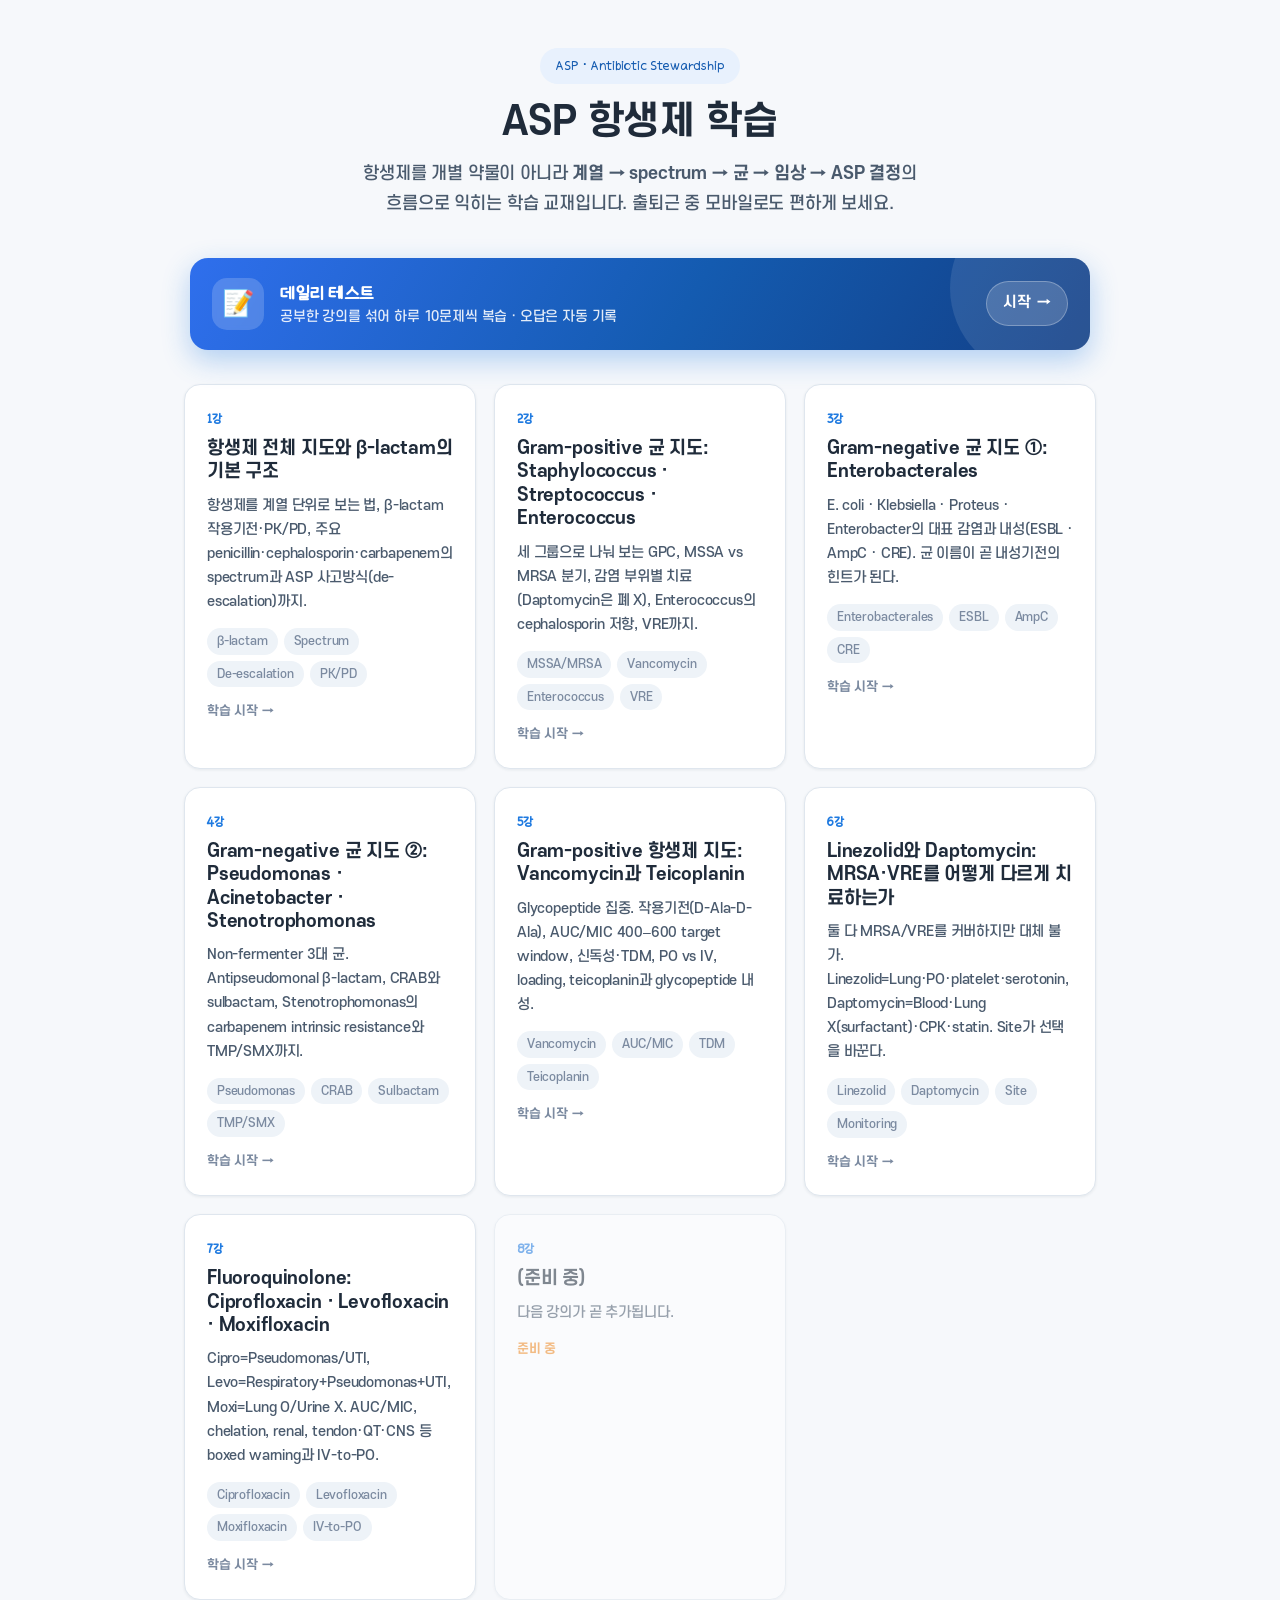
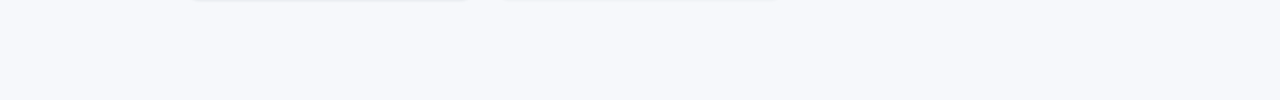
<file: index.html>
<!DOCTYPE html>
<html lang="ko">
<head>
  <meta charset="UTF-8" />
  <meta name="viewport" content="width=device-width, initial-scale=1.0" />
  <title>ASP 항생제 학습</title>
  <meta name="description" content="ASP(항생제 적정사용 관리) 약사를 위한 항생제 기초 학습 교재" />
  <link rel="stylesheet" href="assets/css/styles.css" />
</head>
<body>
  <main class="hub">
    <header class="hub__hero">
      <span class="badge">ASP · Antibiotic Stewardship</span>
      <h1>ASP 항생제 학습</h1>
      <p>
        항생제를 개별 약물이 아니라 <b>계열 → spectrum → 균 → 임상 → ASP 결정</b>의
        흐름으로 익히는 학습 교재입니다. 출퇴근 중 모바일로도 편하게 보세요.
      </p>
    </header>

    <a class="daily-banner" href="quiz.html">
      <span class="daily-banner__ico">📝</span>
      <span class="daily-banner__body">
        <span class="daily-banner__title">데일리 테스트</span>
        <span class="daily-banner__desc">공부한 강의를 섞어 하루 10문제씩 복습 · 오답은 자동 기록</span>
      </span>
      <span class="daily-banner__go">시작 <span class="daily-banner__arrow">→</span></span>
    </a>

    <section id="lessonGrid" class="lesson-grid" aria-label="강의 목록"></section>
  </main>

  <script src="assets/data/lessons.js"></script>
  <script>
    window.ASP_renderHub("#lessonGrid");
  </script>
</body>
</html>
</file>
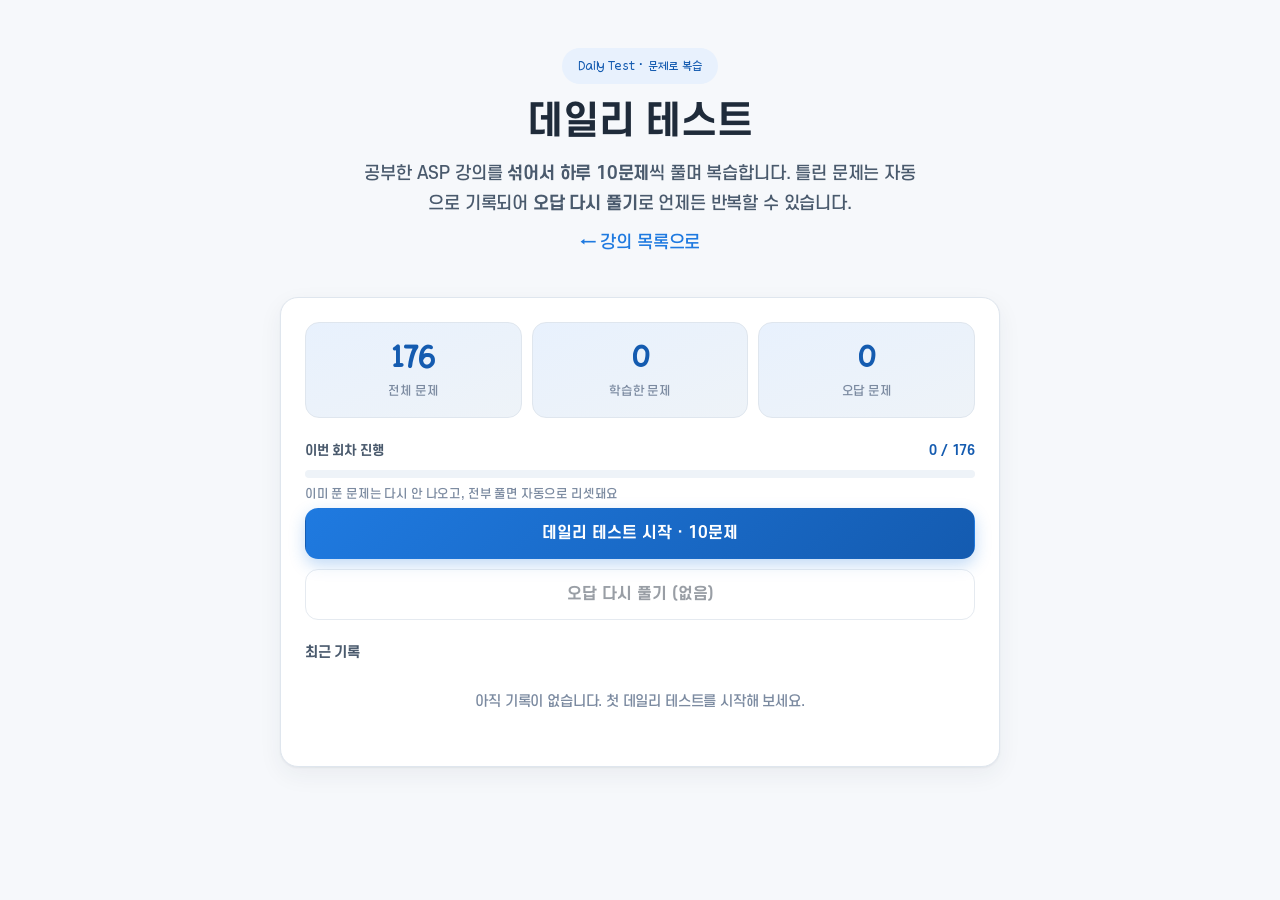
<file: quiz.html>
<!DOCTYPE html>
<html lang="ko">
<head>
  <meta charset="UTF-8" />
  <meta name="viewport" content="width=device-width, initial-scale=1.0" />
  <title>데일리 테스트 · ASP 항생제 학습</title>
  <meta name="description" content="공부한 ASP 강의를 섞어 매일 10문제로 복습하는 데일리 테스트" />
  <link rel="stylesheet" href="assets/css/styles.css" />
</head>
<body>
  <main class="hub">
    <header class="hub__hero">
      <span class="badge">Daily Test · 문제로 복습</span>
      <h1>데일리 테스트</h1>
      <p>공부한 ASP 강의를 <b>섞어서 하루 10문제</b>씩 풀며 복습합니다.
        틀린 문제는 자동으로 기록되어 <b>오답 다시 풀기</b>로 언제든 반복할 수 있습니다.</p>
      <p style="margin-top:10px;"><a href="index.html">← 강의 목록으로</a></p>
    </header>

    <section id="qdStage" class="quiz-daily" aria-label="데일리 테스트"></section>
  </main>

  <script src="assets/js/quiz.js"></script>
</body>
</html>
</file>
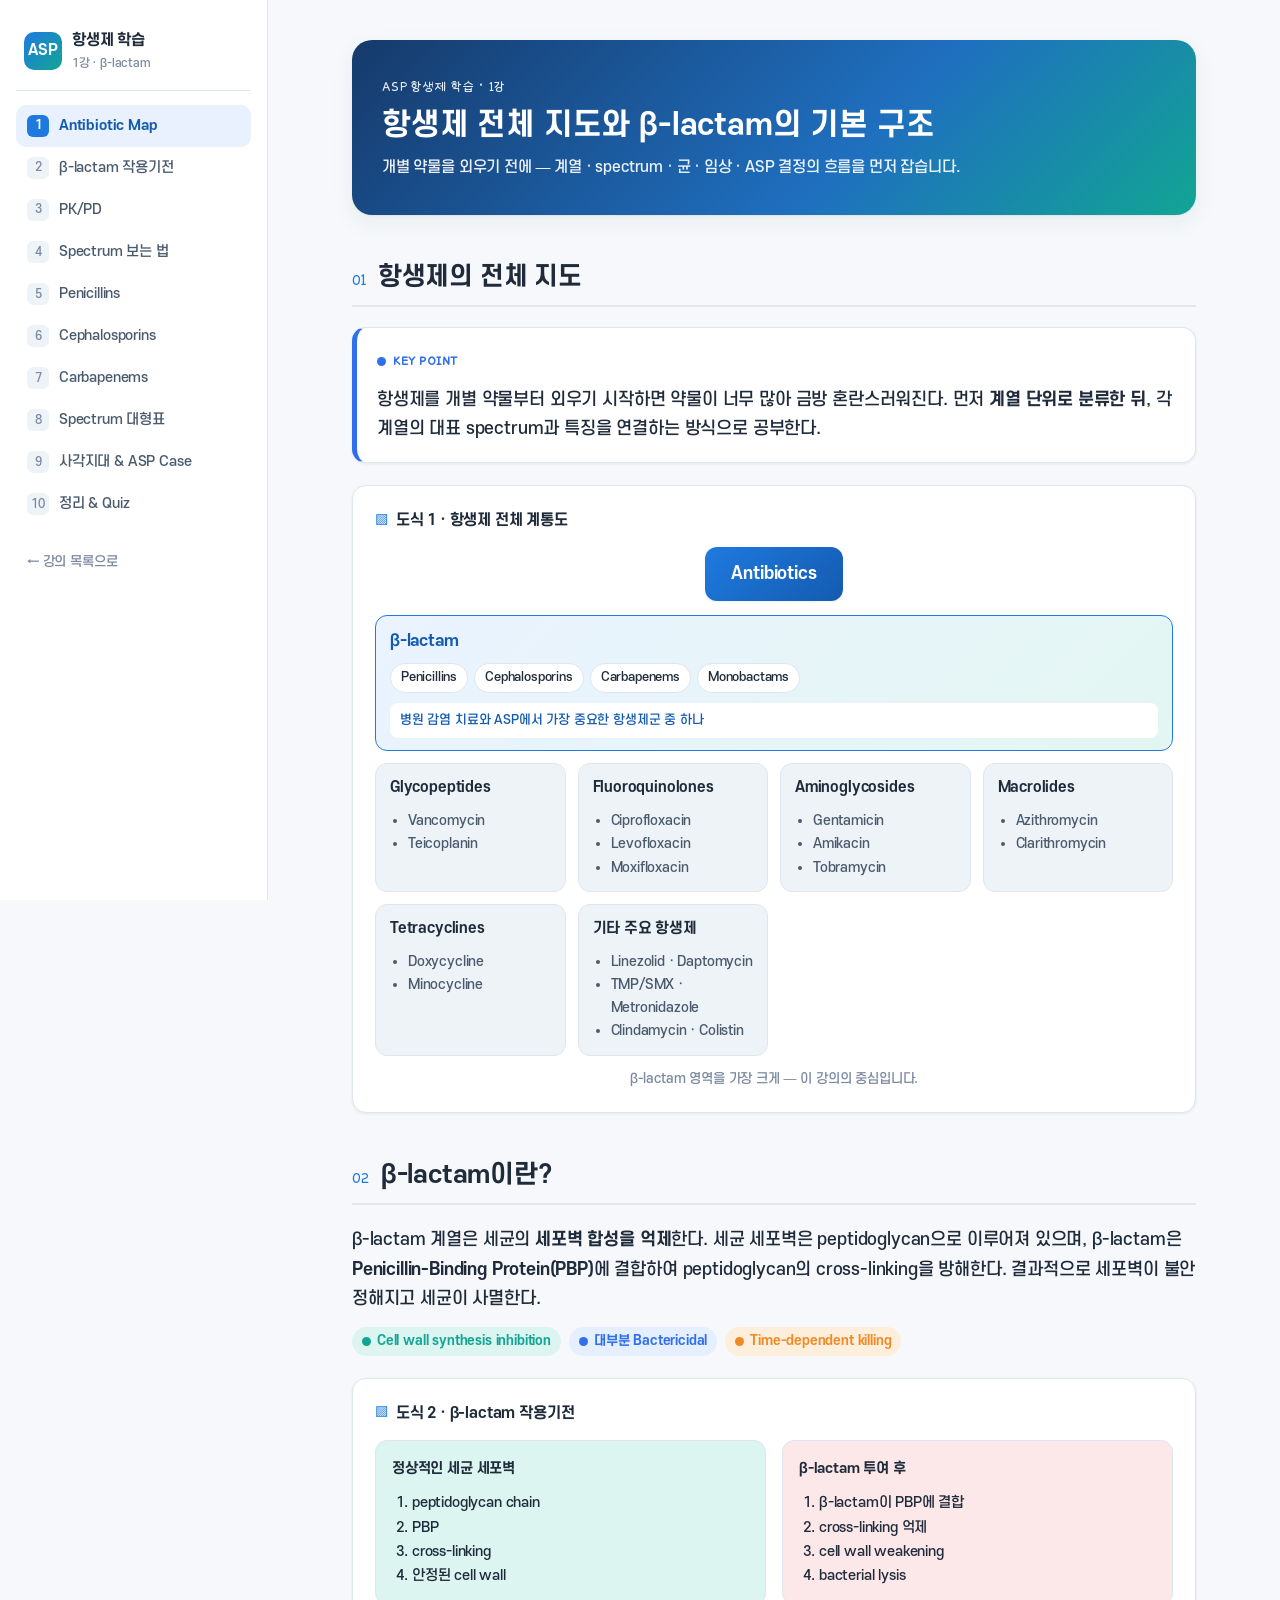
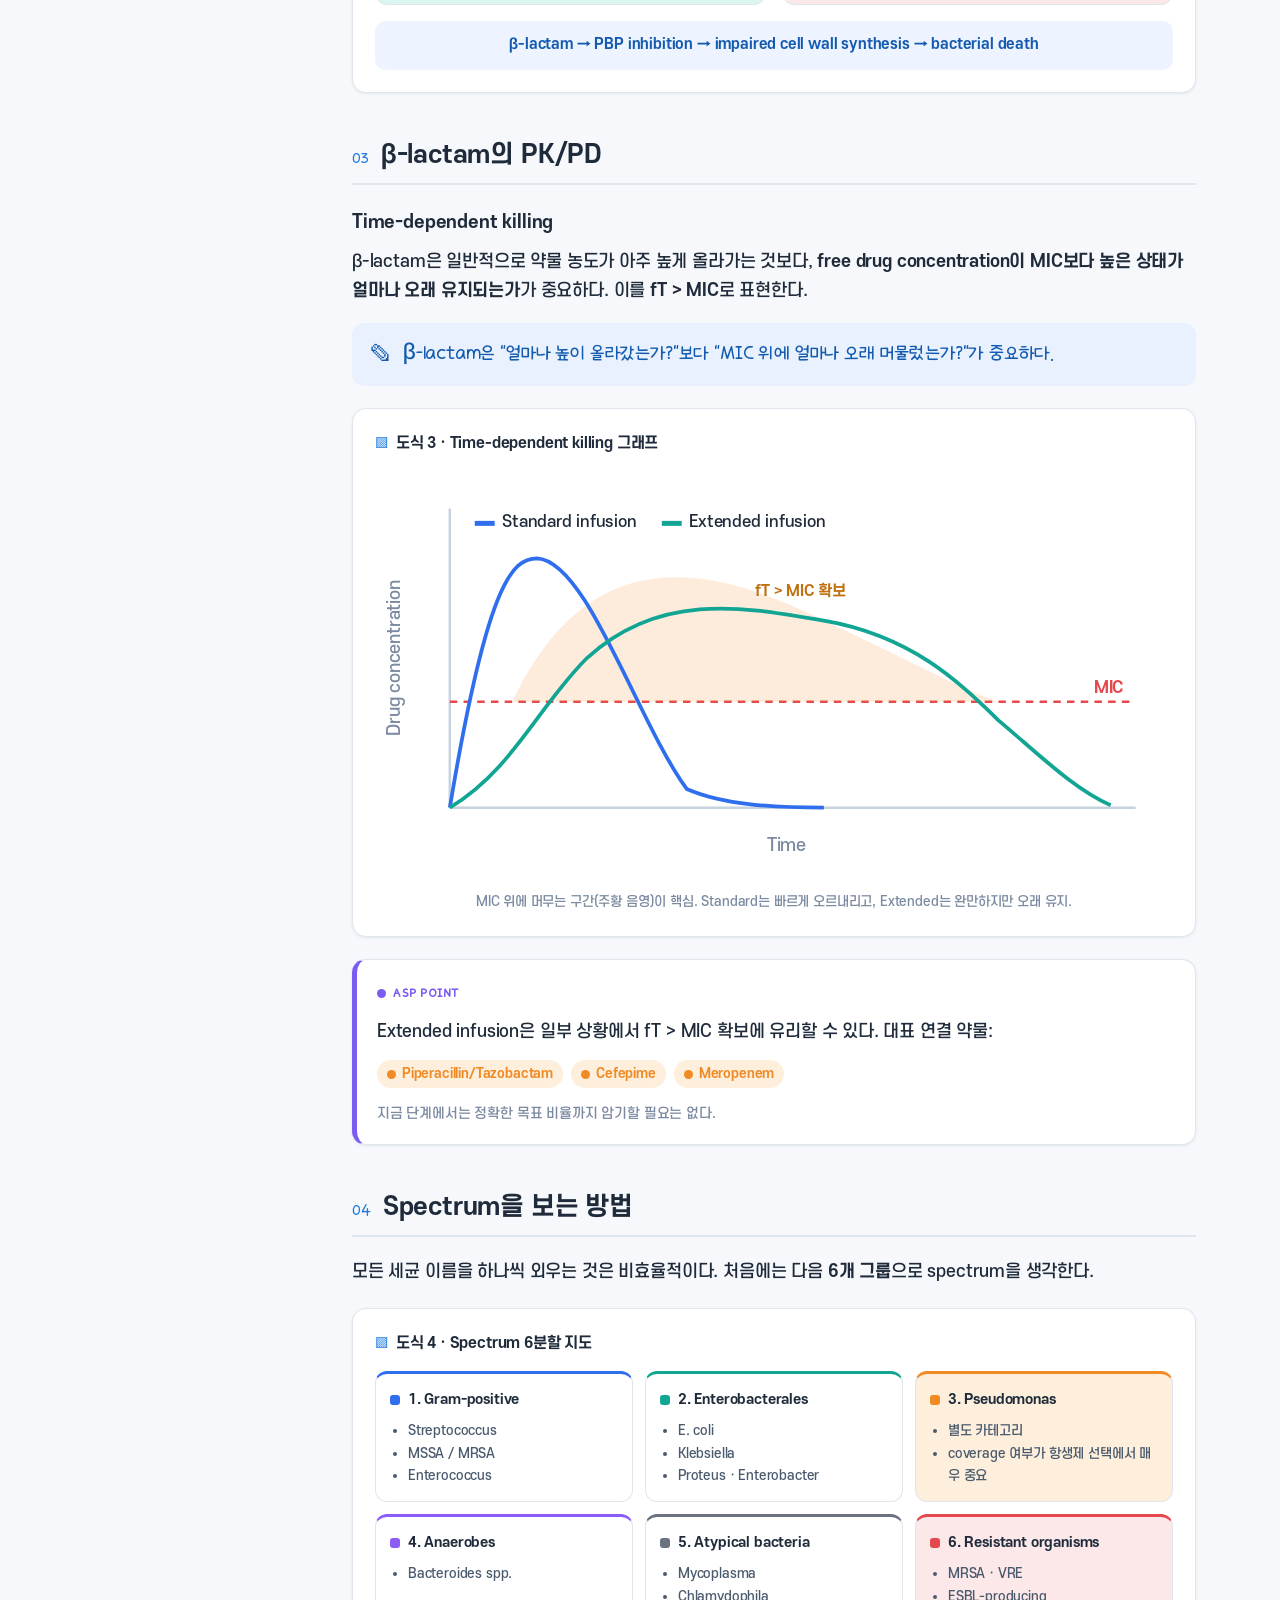
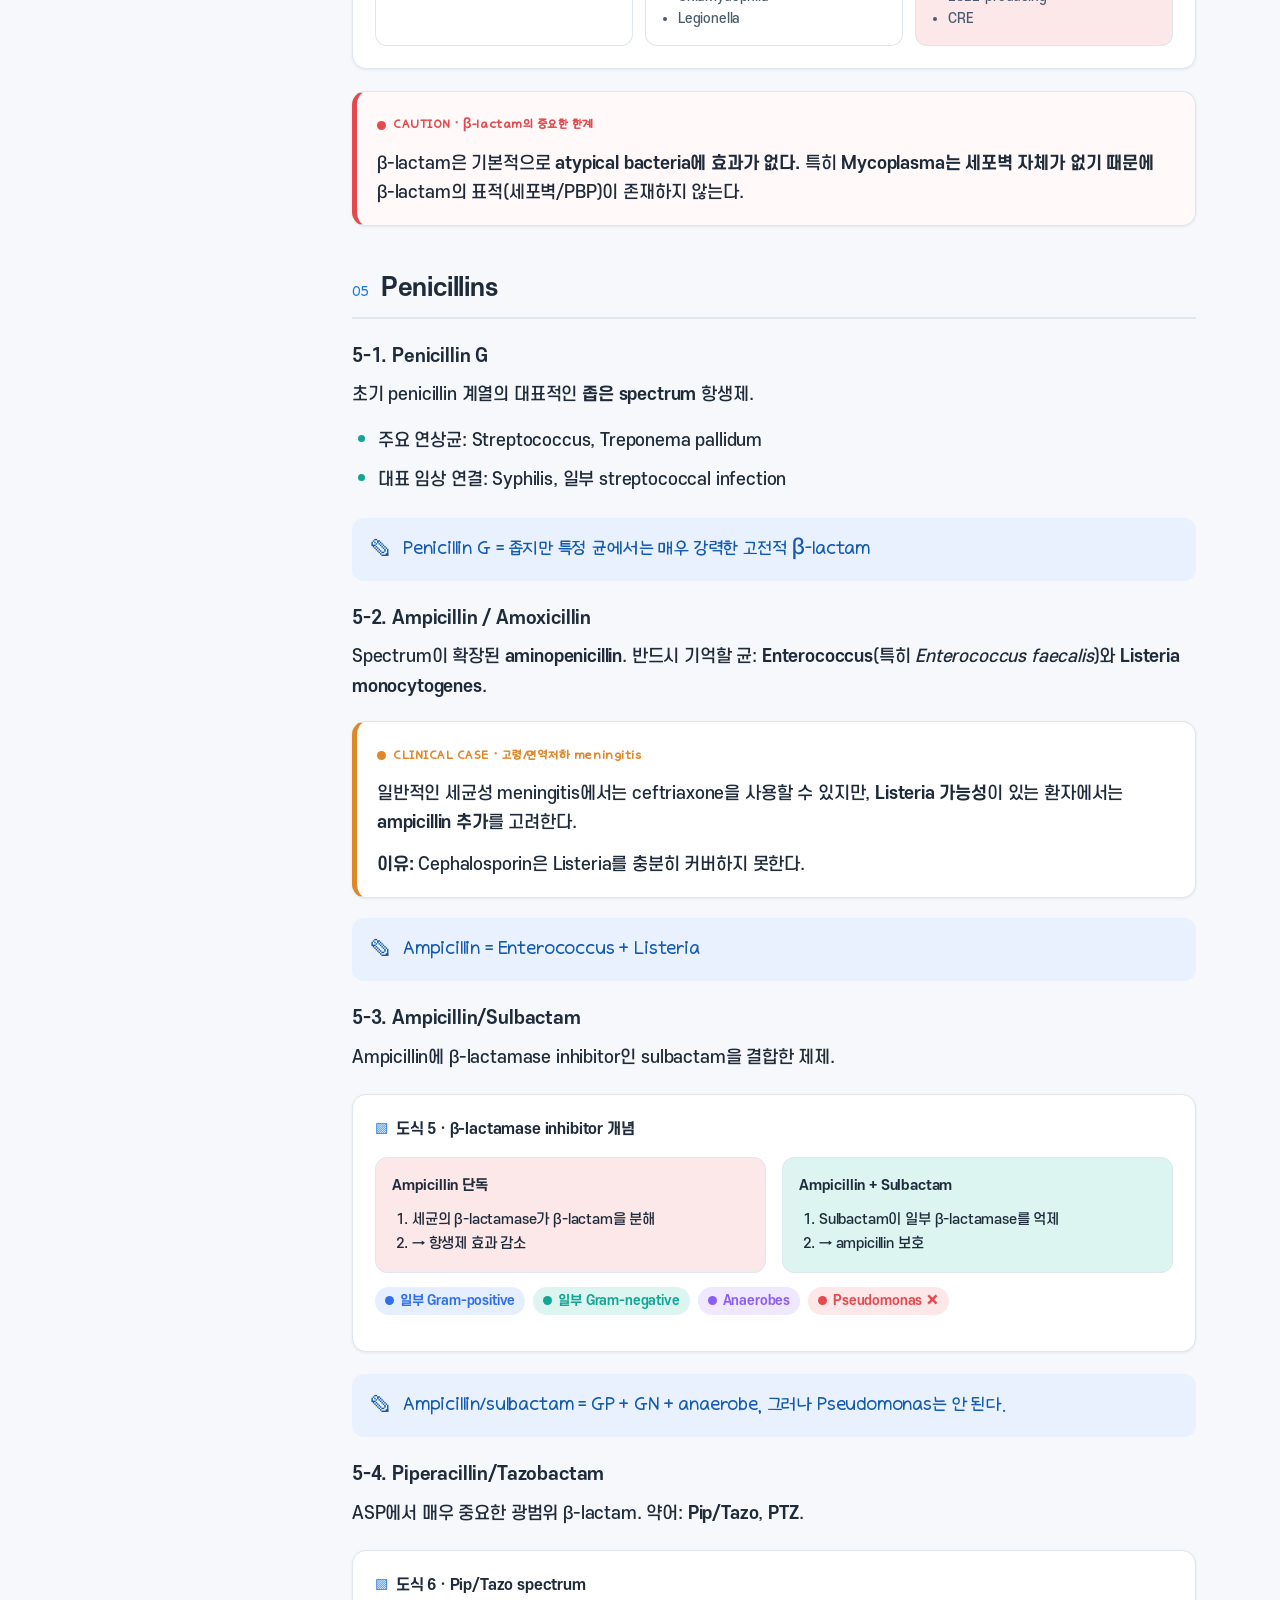
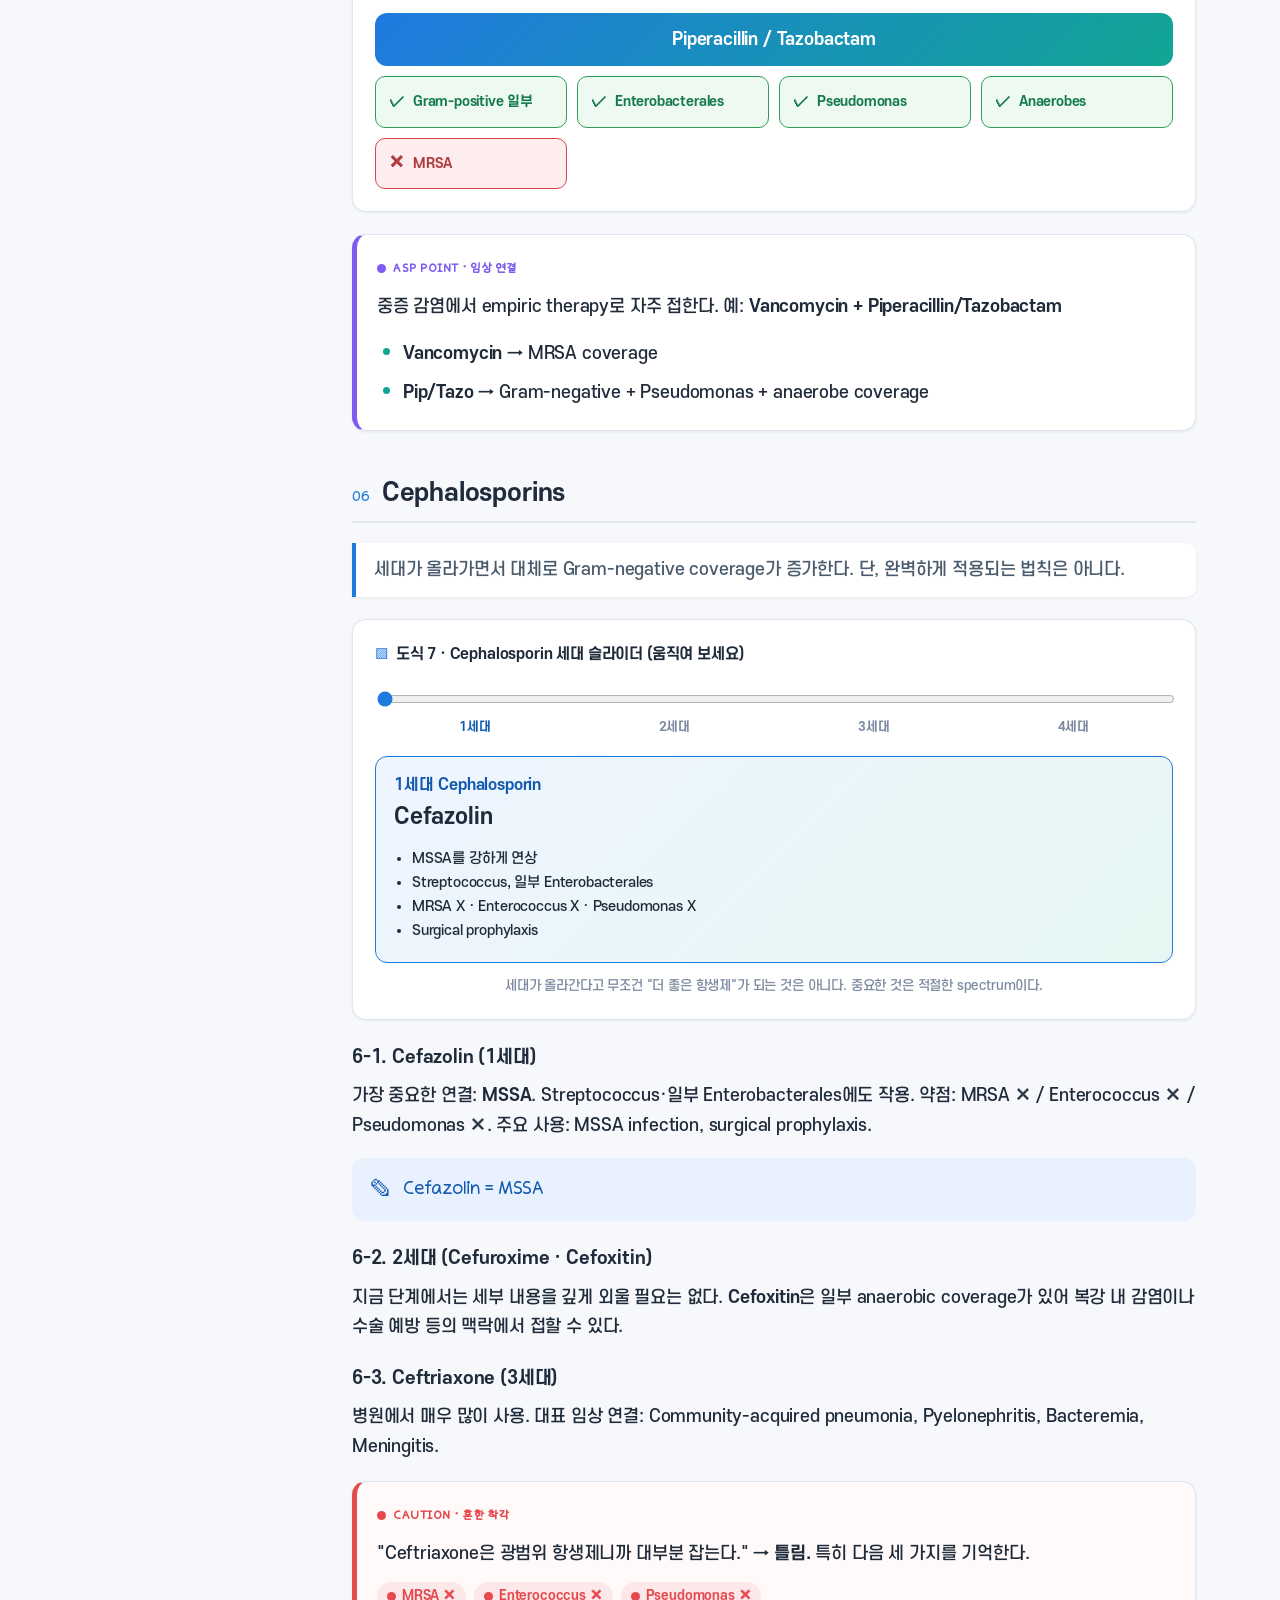
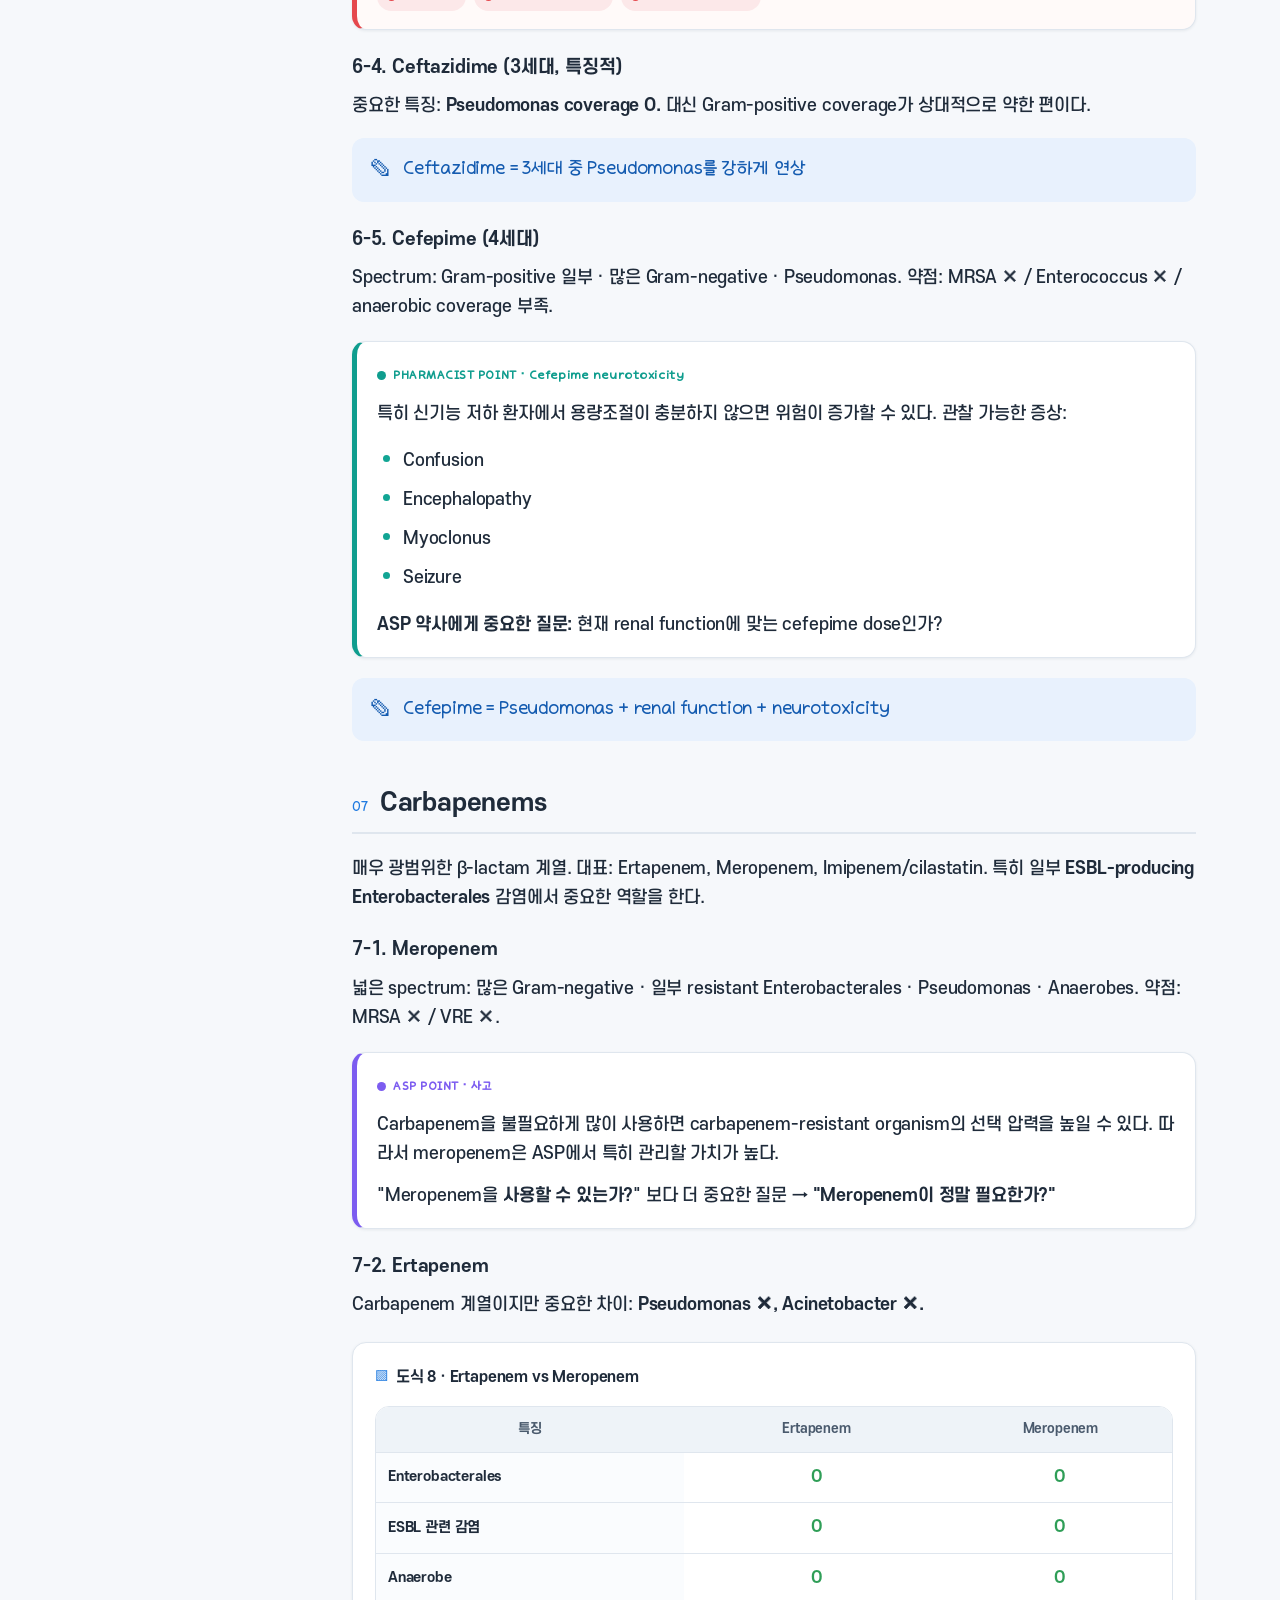
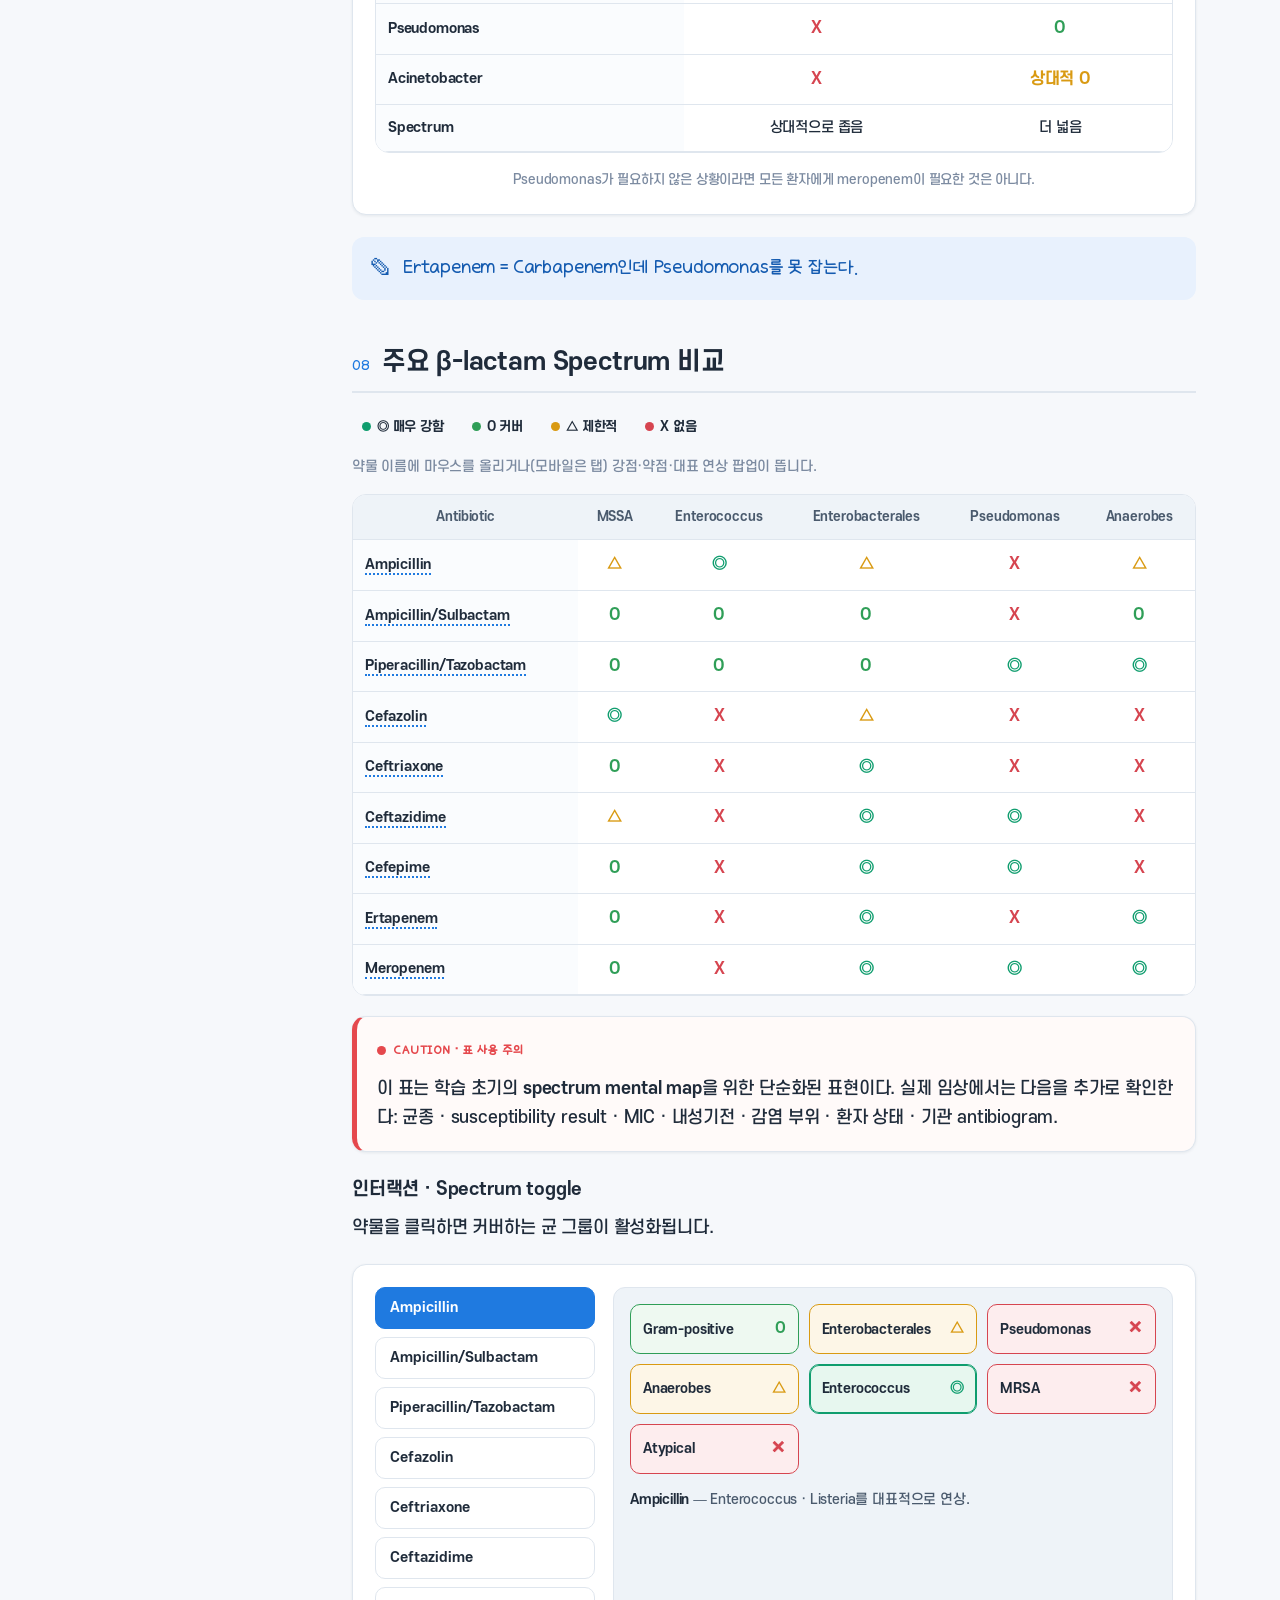
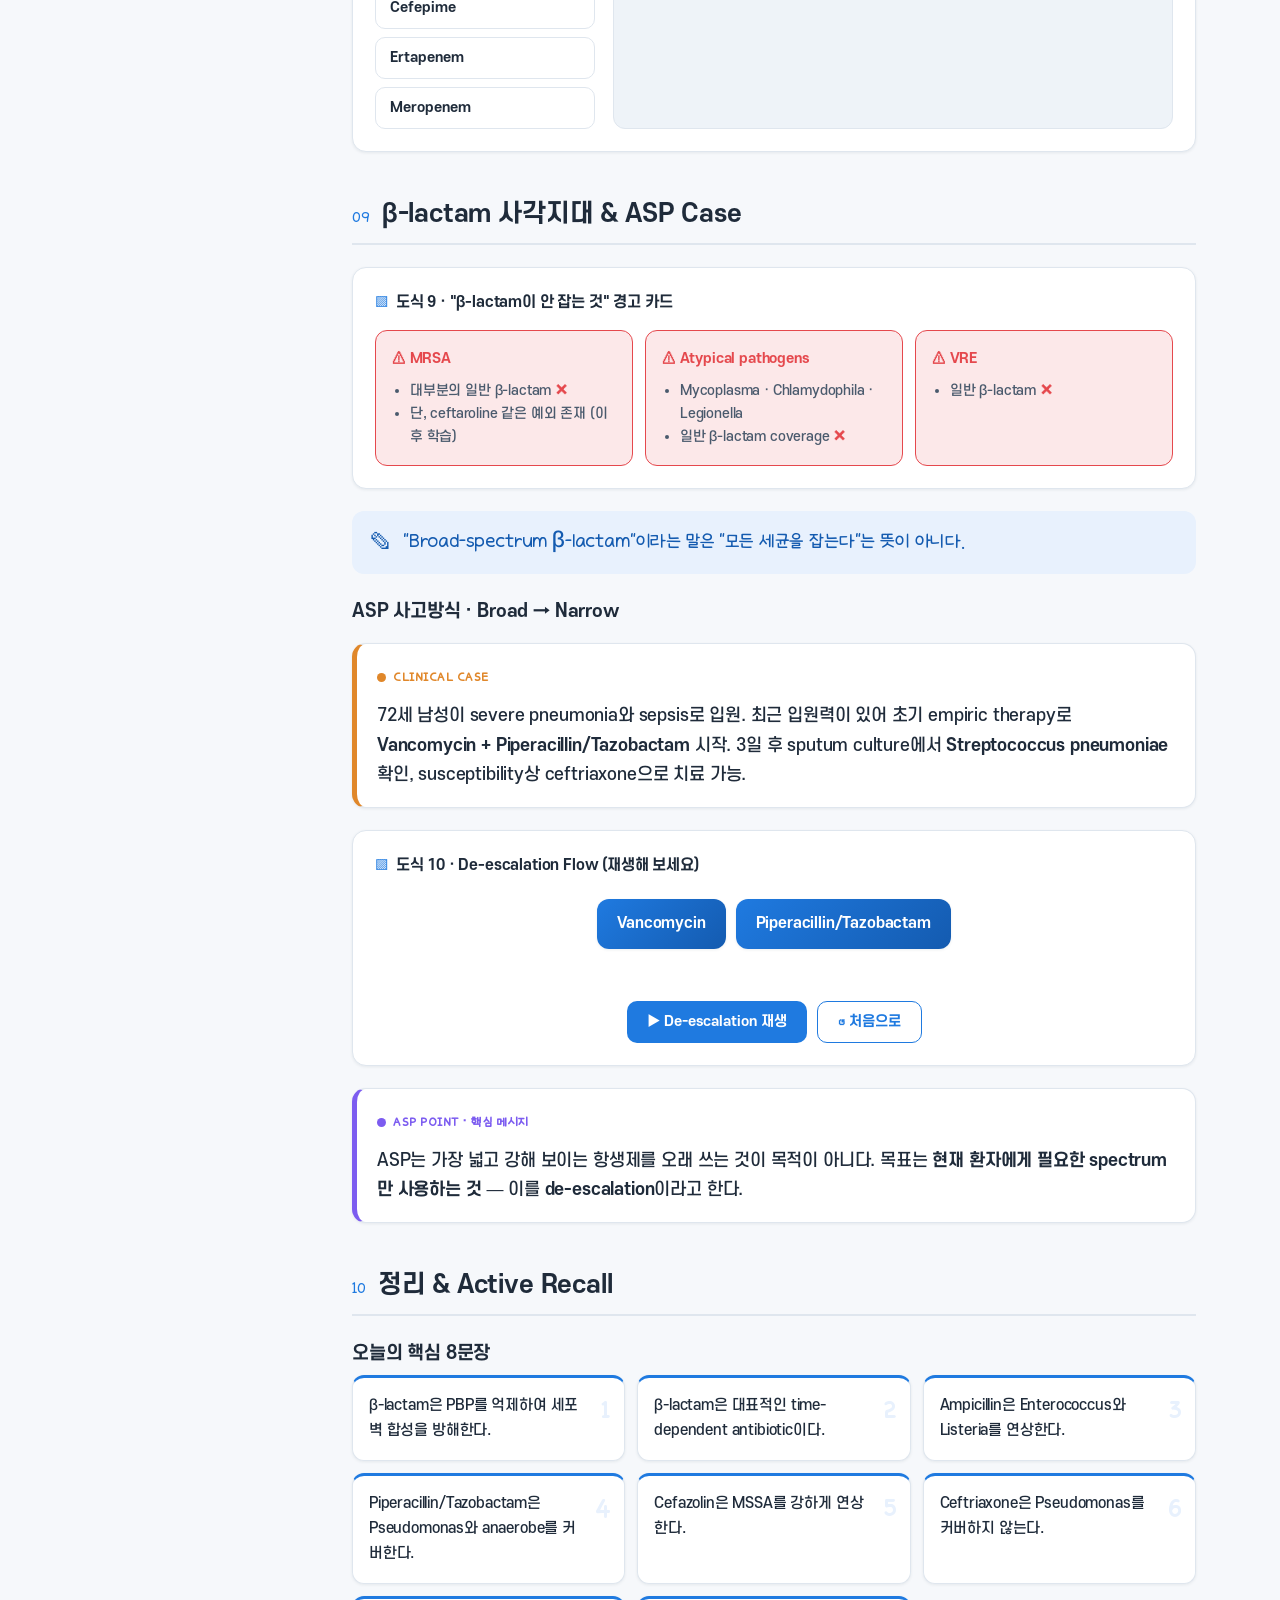
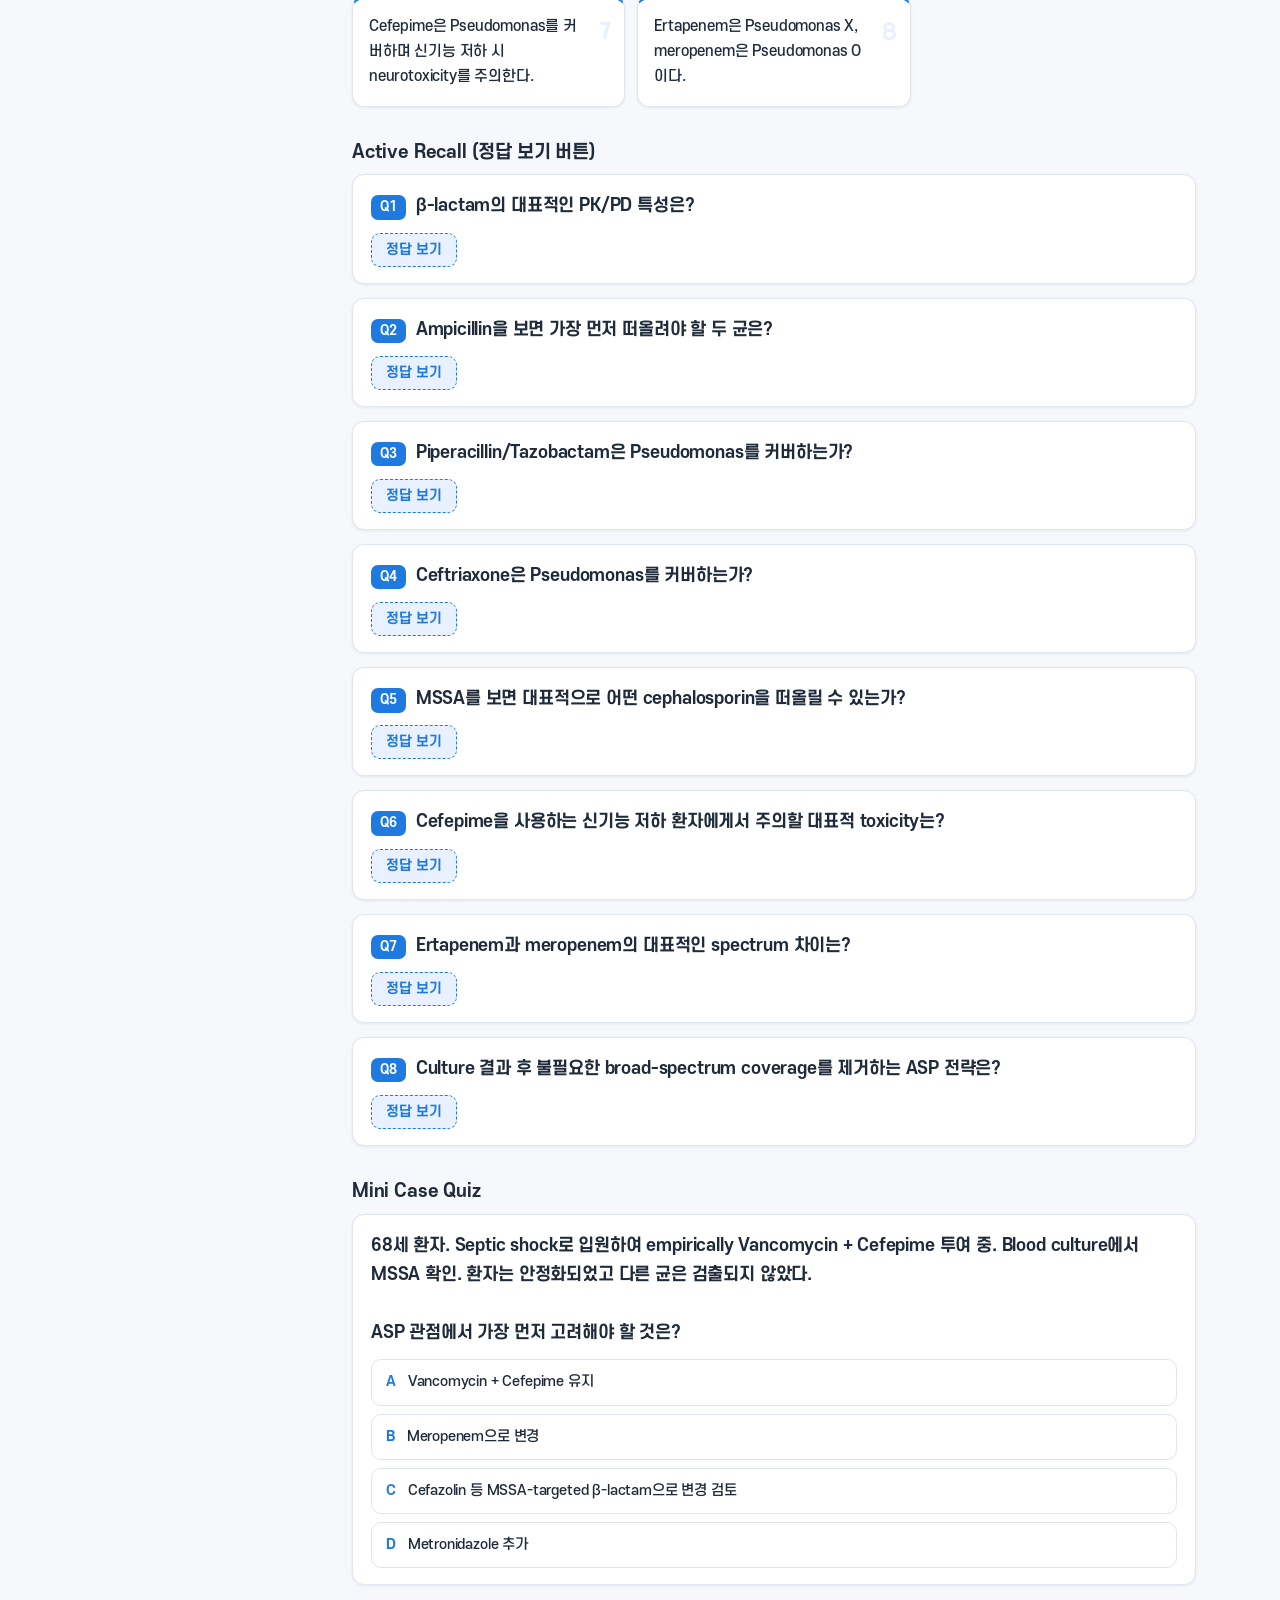
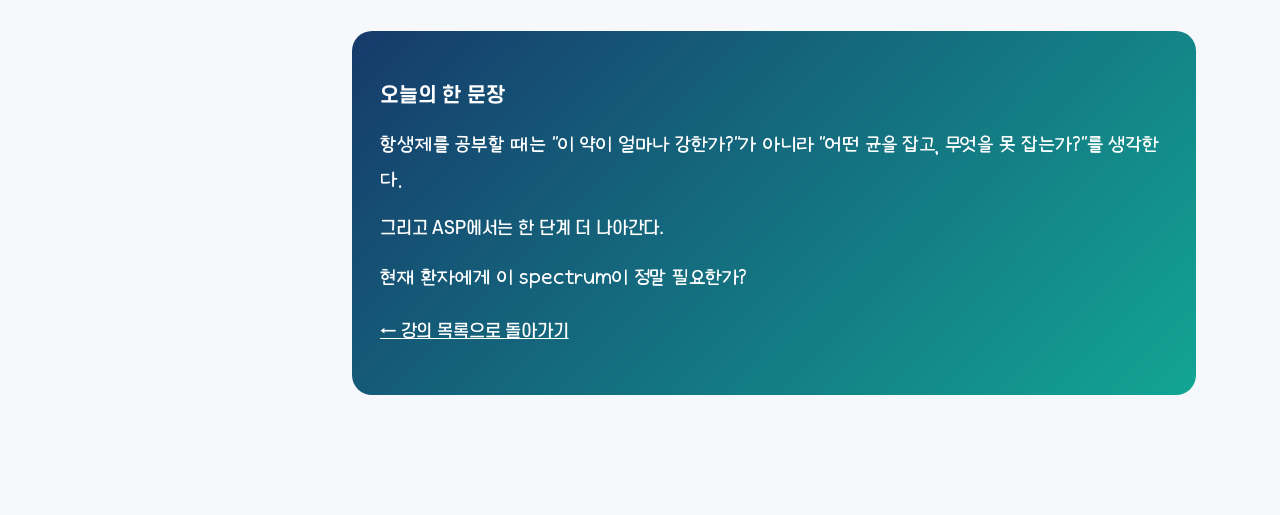
<file: lessons/lesson-01.html>
<!DOCTYPE html>
<html lang="ko">
<head>
  <meta charset="UTF-8" />
  <meta name="viewport" content="width=device-width, initial-scale=1.0" />
  <title>1강 · 항생제 전체 지도와 β-lactam의 기본 구조</title>
  <link rel="stylesheet" href="../assets/css/styles.css" />
</head>
<body>
  <!-- 모바일 상단바 -->
  <div class="topbar">
    <button class="hamburger" aria-label="목차 열기" aria-expanded="false"><span></span></button>
    <div class="topbar__title">1강 · β-lactam 기본 구조</div>
  </div>
  <div class="scrim" aria-hidden="true"></div>

  <div class="app">
    <!-- 사이드바 -->
    <aside class="sidebar" aria-label="강의 목차">
      <div class="sidebar__brand">
        <div class="sidebar__logo">ASP</div>
        <div class="sidebar__title">항생제 학습
          <small>1강 · β-lactam</small>
        </div>
      </div>
      <nav>
        <ul class="toc">
          <li><a href="#map"><span class="num">1</span> Antibiotic Map</a></li>
          <li><a href="#mechanism"><span class="num">2</span> β-lactam 작용기전</a></li>
          <li><a href="#pkpd"><span class="num">3</span> PK/PD</a></li>
          <li><a href="#spectrum"><span class="num">4</span> Spectrum 보는 법</a></li>
          <li><a href="#penicillins"><span class="num">5</span> Penicillins</a></li>
          <li><a href="#cephalosporins"><span class="num">6</span> Cephalosporins</a></li>
          <li><a href="#carbapenems"><span class="num">7</span> Carbapenems</a></li>
          <li><a href="#table"><span class="num">8</span> Spectrum 대형표</a></li>
          <li><a href="#asp"><span class="num">9</span> 사각지대 & ASP Case</a></li>
          <li><a href="#quiz"><span class="num">10</span> 정리 & Quiz</a></li>
        </ul>
      </nav>
      <a class="sidebar__back" href="../index.html">← 강의 목록으로</a>
    </aside>

    <!-- 본문 -->
    <div class="content">
      <div class="wrap">

        <header class="lesson-hero">
          <div class="kicker">ASP 항생제 학습 · 1강</div>
          <h1>항생제 전체 지도와 β-lactam의 기본 구조</h1>
          <p>개별 약물을 외우기 전에 — 계열 · spectrum · 균 · 임상 · ASP 결정의 흐름을 먼저 잡습니다.</p>
        </header>

        <!-- ================= SECTION 1 ================= -->
        <section id="map" class="section">
          <h2><span class="sec-no">01</span> 항생제의 전체 지도</h2>

          <div class="card card--key">
            <div class="card__label"><span class="dot"></span>KEY POINT</div>
            <p>항생제를 개별 약물부터 외우기 시작하면 약물이 너무 많아 금방 혼란스러워진다.
              먼저 <b>계열 단위로 분류한 뒤</b>, 각 계열의 대표 spectrum과 특징을 연결하는 방식으로 공부한다.</p>
          </div>

          <div class="figure">
            <div class="figure__title">도식 1 · 항생제 전체 계통도</div>
            <div class="tree">
              <div class="tree__root">Antibiotics</div>
              <div class="tree__grid">
                <div class="tree__node is-hero">
                  <h5>β-lactam</h5>
                  <div class="tree__pill-row">
                    <span class="tree__pill">Penicillins</span>
                    <span class="tree__pill">Cephalosporins</span>
                    <span class="tree__pill">Carbapenems</span>
                    <span class="tree__pill">Monobactams</span>
                  </div>
                  <div class="note">병원 감염 치료와 ASP에서 가장 중요한 항생제군 중 하나</div>
                </div>
                <div class="tree__node"><h5>Glycopeptides</h5><ul><li>Vancomycin</li><li>Teicoplanin</li></ul></div>
                <div class="tree__node"><h5>Fluoroquinolones</h5><ul><li>Ciprofloxacin</li><li>Levofloxacin</li><li>Moxifloxacin</li></ul></div>
                <div class="tree__node"><h5>Aminoglycosides</h5><ul><li>Gentamicin</li><li>Amikacin</li><li>Tobramycin</li></ul></div>
                <div class="tree__node"><h5>Macrolides</h5><ul><li>Azithromycin</li><li>Clarithromycin</li></ul></div>
                <div class="tree__node"><h5>Tetracyclines</h5><ul><li>Doxycycline</li><li>Minocycline</li></ul></div>
                <div class="tree__node"><h5>기타 주요 항생제</h5><ul><li>Linezolid · Daptomycin</li><li>TMP/SMX · Metronidazole</li><li>Clindamycin · Colistin</li></ul></div>
              </div>
            </div>
            <div class="figure__cap">β-lactam 영역을 가장 크게 — 이 강의의 중심입니다.</div>
          </div>
        </section>

        <!-- ================= SECTION 2 ================= -->
        <section id="mechanism" class="section">
          <h2><span class="sec-no">02</span> β-lactam이란?</h2>

          <p>β-lactam 계열은 세균의 <b>세포벽 합성을 억제</b>한다. 세균 세포벽은 peptidoglycan으로
            이루어져 있으며, β-lactam은 <b>Penicillin-Binding Protein(PBP)</b>에 결합하여
            peptidoglycan의 cross-linking을 방해한다. 결과적으로 세포벽이 불안정해지고 세균이 사멸한다.</p>

          <div class="legend">
            <span class="chip chip--gn"><span class="sw"></span>Cell wall synthesis inhibition</span>
            <span class="chip chip--gp"><span class="sw"></span>대부분 Bactericidal</span>
            <span class="chip chip--pseudo"><span class="sw"></span>Time-dependent killing</span>
          </div>

          <div class="figure">
            <div class="figure__title">도식 2 · β-lactam 작용기전</div>
            <div class="twopanel">
              <div class="panel panel--normal">
                <h5>정상적인 세균 세포벽</h5>
                <ol>
                  <li>peptidoglycan chain</li>
                  <li>PBP</li>
                  <li>cross-linking</li>
                  <li>안정된 cell wall</li>
                </ol>
              </div>
              <div class="panel panel--drug">
                <h5>β-lactam 투여 후</h5>
                <ol>
                  <li>β-lactam이 PBP에 결합</li>
                  <li>cross-linking 억제</li>
                  <li>cell wall weakening</li>
                  <li>bacterial lysis</li>
                </ol>
              </div>
            </div>
            <div class="mech-flow">β-lactam → PBP inhibition → impaired cell wall synthesis → bacterial death</div>
          </div>
        </section>

        <!-- ================= SECTION 3 ================= -->
        <section id="pkpd" class="section">
          <h2><span class="sec-no">03</span> β-lactam의 PK/PD</h2>

          <h3>Time-dependent killing</h3>
          <p>β-lactam은 일반적으로 약물 농도가 아주 높게 올라가는 것보다,
            <b>free drug concentration이 MIC보다 높은 상태가 얼마나 오래 유지되는가</b>가 중요하다.
            이를 <b>fT &gt; MIC</b>로 표현한다.</p>

          <div class="oneline">β-lactam은 "얼마나 높이 올라갔는가?"보다 "MIC 위에 얼마나 오래 머물렀는가?"가 중요하다.</div>

          <div class="figure">
            <div class="figure__title">도식 3 · Time-dependent killing 그래프</div>
            <svg viewBox="0 0 640 320" width="100%" role="img" aria-label="Standard vs Extended infusion 농도곡선과 MIC">
              <!-- axes -->
              <line x1="60" y1="270" x2="610" y2="270" stroke="#c7d2df" stroke-width="2"/>
              <line x1="60" y1="30" x2="60" y2="270" stroke="#c7d2df" stroke-width="2"/>
              <text x="330" y="305" text-anchor="middle" fill="#7b8aa0" font-size="14">Time</text>
              <text x="20" y="150" text-anchor="middle" fill="#7b8aa0" font-size="14" transform="rotate(-90 20 150)">Drug concentration</text>
              <!-- MIC line -->
              <line x1="60" y1="185" x2="610" y2="185" stroke="#e5484d" stroke-width="2" stroke-dasharray="6 5"/>
              <text x="600" y="178" text-anchor="end" fill="#e5484d" font-size="13" font-weight="700">MIC</text>
              <!-- fT>MIC shaded region for extended -->
              <path d="M110,185 C170,60 260,70 360,120 C430,152 470,175 500,185 Z" fill="#f08a24" opacity="0.16"/>
              <!-- Standard infusion: rise fast, fall fast -->
              <path d="M60,270 C90,90 110,70 130,70 C170,72 210,200 250,255 C280,268 320,270 360,270"
                    fill="none" stroke="#2f6fed" stroke-width="3"/>
              <!-- Extended infusion: gentle rise, stays above MIC longer -->
              <path d="M60,270 C110,240 130,190 170,150 C230,95 300,110 360,120 C430,132 470,170 500,200 C530,225 560,255 590,268"
                    fill="none" stroke="#12a594" stroke-width="3"/>
              <!-- legend -->
              <rect x="80" y="40" width="16" height="4" fill="#2f6fed"/><text x="102" y="45" font-size="13" fill="#1f2b3a">Standard infusion</text>
              <rect x="230" y="40" width="16" height="4" fill="#12a594"/><text x="252" y="45" font-size="13" fill="#1f2b3a">Extended infusion</text>
              <text x="305" y="100" font-size="12" fill="#c0700f" font-weight="700">fT &gt; MIC 확보</text>
            </svg>
            <div class="figure__cap">MIC 위에 머무는 구간(주황 음영)이 핵심. Standard는 빠르게 오르내리고, Extended는 완만하지만 오래 유지.</div>
          </div>

          <div class="card card--asp">
            <div class="card__label"><span class="dot"></span>ASP POINT</div>
            <p>Extended infusion은 일부 상황에서 fT &gt; MIC 확보에 유리할 수 있다. 대표 연결 약물:</p>
            <div class="legend">
              <span class="chip chip--pseudo"><span class="sw"></span>Piperacillin/Tazobactam</span>
              <span class="chip chip--pseudo"><span class="sw"></span>Cefepime</span>
              <span class="chip chip--pseudo"><span class="sw"></span>Meropenem</span>
            </div>
            <p style="margin-top:8px;color:var(--ink-faint);font-size:13.5px;">지금 단계에서는 정확한 목표 비율까지 암기할 필요는 없다.</p>
          </div>
        </section>

        <!-- ================= SECTION 4 ================= -->
        <section id="spectrum" class="section">
          <h2><span class="sec-no">04</span> Spectrum을 보는 방법</h2>
          <p>모든 세균 이름을 하나씩 외우는 것은 비효율적이다. 처음에는 다음 <b>6개 그룹</b>으로 spectrum을 생각한다.</p>

          <div class="figure">
            <div class="figure__title">도식 4 · Spectrum 6분할 지도</div>
            <div class="spec6">
              <div class="spec6__card is-gp"><h5><span class="tag" style="background:var(--gp)"></span>1. Gram-positive</h5><ul><li>Streptococcus</li><li>MSSA / MRSA</li><li>Enterococcus</li></ul></div>
              <div class="spec6__card is-gn"><h5><span class="tag" style="background:var(--gn)"></span>2. Enterobacterales</h5><ul><li>E. coli</li><li>Klebsiella</li><li>Proteus · Enterobacter</li></ul></div>
              <div class="spec6__card is-pseudo"><h5><span class="tag" style="background:var(--pseudo)"></span>3. Pseudomonas</h5><ul><li>별도 카테고리</li><li>coverage 여부가 항생제 선택에서 매우 중요</li></ul></div>
              <div class="spec6__card is-anaerobe"><h5><span class="tag" style="background:var(--anaerobe)"></span>4. Anaerobes</h5><ul><li>Bacteroides spp.</li></ul></div>
              <div class="spec6__card is-atypical"><h5><span class="tag" style="background:#6b7280"></span>5. Atypical bacteria</h5><ul><li>Mycoplasma</li><li>Chlamydophila</li><li>Legionella</li></ul></div>
              <div class="spec6__card is-resist"><h5><span class="tag" style="background:var(--resist)"></span>6. Resistant organisms</h5><ul><li>MRSA · VRE</li><li>ESBL-producing</li><li>CRE</li></ul></div>
            </div>
          </div>

          <div class="card card--caution">
            <div class="card__label"><span class="dot"></span>CAUTION · β-lactam의 중요한 한계</div>
            <p>β-lactam은 기본적으로 <b>atypical bacteria에 효과가 없다.</b>
              특히 <b>Mycoplasma는 세포벽 자체가 없기 때문에</b> β-lactam의 표적(세포벽/PBP)이 존재하지 않는다.</p>
          </div>
        </section>

        <!-- ================= SECTION 5 : Penicillins ================= -->
        <section id="penicillins" class="section">
          <h2><span class="sec-no">05</span> Penicillins</h2>

          <h3>5-1. Penicillin G</h3>
          <p>초기 penicillin 계열의 대표적인 <b>좁은 spectrum</b> 항생제.</p>
          <ul class="clean">
            <li>주요 연상균: Streptococcus, Treponema pallidum</li>
            <li>대표 임상 연결: Syphilis, 일부 streptococcal infection</li>
          </ul>
          <div class="oneline">Penicillin G = 좁지만 특정 균에서는 매우 강력한 고전적 β-lactam</div>

          <h3>5-2. Ampicillin / Amoxicillin</h3>
          <p>Spectrum이 확장된 <b>aminopenicillin</b>. 반드시 기억할 균:
            <b>Enterococcus</b>(특히 <i>Enterococcus faecalis</i>)와 <b>Listeria monocytogenes</b>.</p>

          <div class="card card--case">
            <div class="card__label"><span class="dot"></span>CLINICAL CASE · 고령/면역저하 meningitis</div>
            <p>일반적인 세균성 meningitis에서는 ceftriaxone을 사용할 수 있지만, <b>Listeria 가능성</b>이 있는
              환자에서는 <b>ampicillin 추가</b>를 고려한다.</p>
            <p style="margin-bottom:0;"><b>이유:</b> Cephalosporin은 Listeria를 충분히 커버하지 못한다.</p>
          </div>
          <div class="oneline">Ampicillin = Enterococcus + Listeria</div>

          <h3>5-3. Ampicillin/Sulbactam</h3>
          <p>Ampicillin에 β-lactamase inhibitor인 sulbactam을 결합한 제제.</p>

          <div class="figure">
            <div class="figure__title">도식 5 · β-lactamase inhibitor 개념</div>
            <div class="twopanel">
              <div class="panel panel--drug">
                <h5>Ampicillin 단독</h5>
                <ol><li>세균의 β-lactamase가 β-lactam을 분해</li><li>→ 항생제 효과 감소</li></ol>
              </div>
              <div class="panel panel--normal">
                <h5>Ampicillin + Sulbactam</h5>
                <ol><li>Sulbactam이 일부 β-lactamase를 억제</li><li>→ ampicillin 보호</li></ol>
              </div>
            </div>
            <div class="legend" style="margin-top:14px;">
              <span class="chip chip--gp"><span class="sw"></span>일부 Gram-positive</span>
              <span class="chip chip--gn"><span class="sw"></span>일부 Gram-negative</span>
              <span class="chip chip--anaerobe"><span class="sw"></span>Anaerobes</span>
              <span class="chip chip--resist"><span class="sw"></span>Pseudomonas ✕</span>
            </div>
          </div>
          <div class="oneline">Ampicillin/sulbactam = GP + GN + anaerobe, 그러나 Pseudomonas는 안 된다.</div>

          <h3>5-4. Piperacillin/Tazobactam</h3>
          <p>ASP에서 매우 중요한 광범위 β-lactam. 약어: <b>Pip/Tazo</b>, <b>PTZ</b>.</p>

          <div class="figure">
            <div class="figure__title">도식 6 · Pip/Tazo spectrum</div>
            <div class="radial">
              <div class="center">Piperacillin / Tazobactam</div>
              <div class="item yes"><span class="m">✓</span> Gram-positive 일부</div>
              <div class="item yes"><span class="m">✓</span> Enterobacterales</div>
              <div class="item yes"><span class="m">✓</span> Pseudomonas</div>
              <div class="item yes"><span class="m">✓</span> Anaerobes</div>
              <div class="item no"><span class="m">✕</span> MRSA</div>
            </div>
          </div>

          <div class="card card--asp">
            <div class="card__label"><span class="dot"></span>ASP POINT · 임상 연결</div>
            <p>중증 감염에서 empiric therapy로 자주 접한다. 예: <b>Vancomycin + Piperacillin/Tazobactam</b></p>
            <ul class="clean" style="margin-bottom:0;">
              <li><b>Vancomycin</b> → MRSA coverage</li>
              <li><b>Pip/Tazo</b> → Gram-negative + Pseudomonas + anaerobe coverage</li>
            </ul>
          </div>
        </section>

        <!-- ================= SECTION 6 : Cephalosporins ================= -->
        <section id="cephalosporins" class="section">
          <h2><span class="sec-no">06</span> Cephalosporins</h2>
          <blockquote>세대가 올라가면서 대체로 Gram-negative coverage가 증가한다. 단, 완벽하게 적용되는 법칙은 아니다.</blockquote>

          <div class="figure" data-genslider>
            <div class="figure__title">도식 7 · Cephalosporin 세대 슬라이더 (움직여 보세요)</div>
            <div class="gen-slider">
              <div class="gen-slider__track">
                <input type="range" min="0" max="3" step="1" value="0" aria-label="세대 선택" />
                <div class="gen-steps">
                  <span class="on">1세대</span><span>2세대</span><span>3세대</span><span>4세대</span>
                </div>
              </div>
              <div class="gen-card"></div>
            </div>
            <div class="figure__cap">세대가 올라간다고 무조건 "더 좋은 항생제"가 되는 것은 아니다. 중요한 것은 적절한 spectrum이다.</div>
          </div>

          <h3>6-1. Cefazolin (1세대)</h3>
          <p>가장 중요한 연결: <b>MSSA</b>. Streptococcus·일부 Enterobacterales에도 작용.
            약점: MRSA ✕ / Enterococcus ✕ / Pseudomonas ✕. 주요 사용: MSSA infection, surgical prophylaxis.</p>
          <div class="oneline">Cefazolin = MSSA</div>

          <h3>6-2. 2세대 (Cefuroxime · Cefoxitin)</h3>
          <p>지금 단계에서는 세부 내용을 깊게 외울 필요는 없다.
            <b>Cefoxitin</b>은 일부 anaerobic coverage가 있어 복강 내 감염이나 수술 예방 등의 맥락에서 접할 수 있다.</p>

          <h3>6-3. Ceftriaxone (3세대)</h3>
          <p>병원에서 매우 많이 사용. 대표 임상 연결: Community-acquired pneumonia, Pyelonephritis, Bacteremia, Meningitis.</p>
          <div class="card card--caution">
            <div class="card__label"><span class="dot"></span>CAUTION · 흔한 착각</div>
            <p>"Ceftriaxone은 광범위 항생제니까 대부분 잡는다." → <b>틀림.</b> 특히 다음 세 가지를 기억한다.</p>
            <div class="legend" style="margin-bottom:0;">
              <span class="chip chip--resist"><span class="sw"></span>MRSA ✕</span>
              <span class="chip chip--resist"><span class="sw"></span>Enterococcus ✕</span>
              <span class="chip chip--resist"><span class="sw"></span>Pseudomonas ✕</span>
            </div>
          </div>

          <h3>6-4. Ceftazidime (3세대, 특징적)</h3>
          <p>중요한 특징: <b>Pseudomonas coverage O.</b> 대신 Gram-positive coverage가 상대적으로 약한 편이다.</p>
          <div class="oneline">Ceftazidime = 3세대 중 Pseudomonas를 강하게 연상</div>

          <h3>6-5. Cefepime (4세대)</h3>
          <p>Spectrum: Gram-positive 일부 · 많은 Gram-negative · Pseudomonas.
            약점: MRSA ✕ / Enterococcus ✕ / anaerobic coverage 부족.</p>

          <div class="card card--pharm">
            <div class="card__label"><span class="dot"></span>PHARMACIST POINT · Cefepime neurotoxicity</div>
            <p>특히 신기능 저하 환자에서 용량조절이 충분하지 않으면 위험이 증가할 수 있다. 관찰 가능한 증상:</p>
            <ul class="clean"><li>Confusion</li><li>Encephalopathy</li><li>Myoclonus</li><li>Seizure</li></ul>
            <p style="margin-bottom:0;"><b>ASP 약사에게 중요한 질문:</b> 현재 renal function에 맞는 cefepime dose인가?</p>
          </div>
          <div class="oneline">Cefepime = Pseudomonas + renal function + neurotoxicity</div>
        </section>

        <!-- ================= SECTION 7 : Carbapenems ================= -->
        <section id="carbapenems" class="section">
          <h2><span class="sec-no">07</span> Carbapenems</h2>
          <p>매우 광범위한 β-lactam 계열. 대표: Ertapenem, Meropenem, Imipenem/cilastatin.
            특히 일부 <b>ESBL-producing Enterobacterales</b> 감염에서 중요한 역할을 한다.</p>

          <h3>7-1. Meropenem</h3>
          <p>넓은 spectrum: 많은 Gram-negative · 일부 resistant Enterobacterales · Pseudomonas · Anaerobes.
            약점: MRSA ✕ / VRE ✕.</p>
          <div class="card card--asp">
            <div class="card__label"><span class="dot"></span>ASP POINT · 사고</div>
            <p>Carbapenem을 불필요하게 많이 사용하면 carbapenem-resistant organism의 선택 압력을 높일 수 있다.
              따라서 meropenem은 ASP에서 특히 관리할 가치가 높다.</p>
            <p style="margin-bottom:0;">"Meropenem을 <b>사용할 수 있는가?</b>" 보다 더 중요한 질문 → <b>"Meropenem이 정말 필요한가?"</b></p>
          </div>

          <h3>7-2. Ertapenem</h3>
          <p>Carbapenem 계열이지만 중요한 차이: <b>Pseudomonas ✕, Acinetobacter ✕.</b></p>

          <div class="figure">
            <div class="figure__title">도식 8 · Ertapenem vs Meropenem</div>
            <div class="table-scroll">
              <table class="data">
                <thead><tr><th>특징</th><th>Ertapenem</th><th>Meropenem</th></tr></thead>
                <tbody>
                  <tr><th>Enterobacterales</th><td class="cov cov-yes-c">O</td><td class="cov cov-yes-c">O</td></tr>
                  <tr><th>ESBL 관련 감염</th><td class="cov cov-yes-c">O</td><td class="cov cov-yes-c">O</td></tr>
                  <tr><th>Anaerobe</th><td class="cov cov-yes-c">O</td><td class="cov cov-yes-c">O</td></tr>
                  <tr><th>Pseudomonas</th><td class="cov cov-no-c">X</td><td class="cov cov-yes-c">O</td></tr>
                  <tr><th>Acinetobacter</th><td class="cov cov-no-c">X</td><td class="cov cov-partial-c">상대적 O</td></tr>
                  <tr><th>Spectrum</th><td>상대적으로 좁음</td><td>더 넓음</td></tr>
                </tbody>
              </table>
            </div>
            <div class="figure__cap">Pseudomonas가 필요하지 않은 상황이라면 모든 환자에게 meropenem이 필요한 것은 아니다.</div>
          </div>
          <div class="oneline">Ertapenem = Carbapenem인데 Pseudomonas를 못 잡는다.</div>
        </section>

        <!-- ================= SECTION 8 : 대형표 + 인터랙션 ================= -->
        <section id="table" class="section">
          <h2><span class="sec-no">08</span> 주요 β-lactam Spectrum 비교</h2>

          <div class="legend">
            <span class="chip"><span class="sw" style="background:var(--cov-strong)"></span>◎ 매우 강함</span>
            <span class="chip"><span class="sw" style="background:var(--cov-yes)"></span>O 커버</span>
            <span class="chip"><span class="sw" style="background:var(--cov-partial)"></span>△ 제한적</span>
            <span class="chip"><span class="sw" style="background:var(--cov-no)"></span>X 없음</span>
          </div>
          <p style="font-size:13.5px;color:var(--ink-faint);">약물 이름에 마우스를 올리거나(모바일은 탭) 강점·약점·대표 연상 팝업이 뜹니다.</p>

          <div class="table-scroll">
            <table class="data">
              <thead>
                <tr>
                  <th>Antibiotic</th><th>MSSA</th><th>Enterococcus</th>
                  <th>Enterobacterales</th><th>Pseudomonas</th><th>Anaerobes</th>
                </tr>
              </thead>
              <tbody>
                <tr><th><span class="drugname" data-drug="Ampicillin">Ampicillin</span></th>
                  <td class="cov cov-partial-c">△</td><td class="cov cov-strong-c">◎</td><td class="cov cov-partial-c">△</td><td class="cov cov-no-c">X</td><td class="cov cov-partial-c">△</td></tr>
                <tr><th><span class="drugname" data-drug="Ampicillin/Sulbactam">Ampicillin/Sulbactam</span></th>
                  <td class="cov cov-yes-c">O</td><td class="cov cov-yes-c">O</td><td class="cov cov-yes-c">O</td><td class="cov cov-no-c">X</td><td class="cov cov-yes-c">O</td></tr>
                <tr><th><span class="drugname" data-drug="Piperacillin/Tazobactam">Piperacillin/Tazobactam</span></th>
                  <td class="cov cov-yes-c">O</td><td class="cov cov-yes-c">O</td><td class="cov cov-yes-c">O</td><td class="cov cov-strong-c">◎</td><td class="cov cov-strong-c">◎</td></tr>
                <tr><th><span class="drugname" data-drug="Cefazolin">Cefazolin</span></th>
                  <td class="cov cov-strong-c">◎</td><td class="cov cov-no-c">X</td><td class="cov cov-partial-c">△</td><td class="cov cov-no-c">X</td><td class="cov cov-no-c">X</td></tr>
                <tr><th><span class="drugname" data-drug="Ceftriaxone">Ceftriaxone</span></th>
                  <td class="cov cov-yes-c">O</td><td class="cov cov-no-c">X</td><td class="cov cov-strong-c">◎</td><td class="cov cov-no-c">X</td><td class="cov cov-no-c">X</td></tr>
                <tr><th><span class="drugname" data-drug="Ceftazidime">Ceftazidime</span></th>
                  <td class="cov cov-partial-c">△</td><td class="cov cov-no-c">X</td><td class="cov cov-strong-c">◎</td><td class="cov cov-strong-c">◎</td><td class="cov cov-no-c">X</td></tr>
                <tr><th><span class="drugname" data-drug="Cefepime">Cefepime</span></th>
                  <td class="cov cov-yes-c">O</td><td class="cov cov-no-c">X</td><td class="cov cov-strong-c">◎</td><td class="cov cov-strong-c">◎</td><td class="cov cov-no-c">X</td></tr>
                <tr><th><span class="drugname" data-drug="Ertapenem">Ertapenem</span></th>
                  <td class="cov cov-yes-c">O</td><td class="cov cov-no-c">X</td><td class="cov cov-strong-c">◎</td><td class="cov cov-no-c">X</td><td class="cov cov-strong-c">◎</td></tr>
                <tr><th><span class="drugname" data-drug="Meropenem">Meropenem</span></th>
                  <td class="cov cov-yes-c">O</td><td class="cov cov-no-c">X</td><td class="cov cov-strong-c">◎</td><td class="cov cov-strong-c">◎</td><td class="cov cov-strong-c">◎</td></tr>
              </tbody>
            </table>
          </div>

          <div class="card card--caution">
            <div class="card__label"><span class="dot"></span>CAUTION · 표 사용 주의</div>
            <p>이 표는 학습 초기의 <b>spectrum mental map</b>을 위한 단순화된 표현이다. 실제 임상에서는 다음을 추가로 확인한다:
              균종 · susceptibility result · MIC · 내성기전 · 감염 부위 · 환자 상태 · 기관 antibiogram.</p>
          </div>

          <h3>인터랙션 · Spectrum toggle</h3>
          <p>약물을 클릭하면 커버하는 균 그룹이 활성화됩니다.</p>
          <div class="figure" data-spectoggle>
            <div class="spectoggle">
              <div class="spectoggle__list" role="tablist" aria-label="약물 선택"></div>
              <div class="spectoggle__panel">
                <div class="orggrid"></div>
                <div class="spectoggle__meta"></div>
              </div>
            </div>
          </div>
        </section>

        <!-- ================= SECTION 9 : 사각지대 + ASP Case ================= -->
        <section id="asp" class="section">
          <h2><span class="sec-no">09</span> β-lactam 사각지대 &amp; ASP Case</h2>

          <div class="figure">
            <div class="figure__title">도식 9 · "β-lactam이 안 잡는 것" 경고 카드</div>
            <div class="warncards">
              <div class="warncard">
                <h5>⚠ MRSA</h5>
                <ul><li>대부분의 일반 β-lactam <span class="x">✕</span></li><li>단, ceftaroline 같은 예외 존재 (이후 학습)</li></ul>
              </div>
              <div class="warncard">
                <h5>⚠ Atypical pathogens</h5>
                <ul><li>Mycoplasma · Chlamydophila · Legionella</li><li>일반 β-lactam coverage <span class="x">✕</span></li></ul>
              </div>
              <div class="warncard">
                <h5>⚠ VRE</h5>
                <ul><li>일반 β-lactam <span class="x">✕</span></li></ul>
              </div>
            </div>
          </div>
          <div class="oneline">"Broad-spectrum β-lactam"이라는 말은 "모든 세균을 잡는다"는 뜻이 아니다.</div>

          <h3>ASP 사고방식 · Broad → Narrow</h3>
          <div class="card card--case">
            <div class="card__label"><span class="dot"></span>CLINICAL CASE</div>
            <p>72세 남성이 severe pneumonia와 sepsis로 입원. 최근 입원력이 있어 초기 empiric therapy로
              <b>Vancomycin + Piperacillin/Tazobactam</b> 시작. 3일 후 sputum culture에서
              <b>Streptococcus pneumoniae</b> 확인, susceptibility상 ceftriaxone으로 치료 가능.</p>
          </div>

          <div class="figure" data-deesc>
            <div class="figure__title">도식 10 · De-escalation Flow (재생해 보세요)</div>
            <div class="deesc">
              <div class="deesc__stage"></div>
              <div class="deesc__result"></div>
              <div class="deesc__steps">
                <div class="deesc__step"><span class="q">MRSA coverage 필요?</span><span class="a">No</span></div>
                <div class="deesc__step"><span class="q">Pseudomonas coverage 필요?</span><span class="a">No</span></div>
                <div class="deesc__step"><span class="q">Anaerobic coverage 필요?</span><span class="a">No</span></div>
              </div>
              <div style="margin-top:18px;display:flex;gap:10px;justify-content:center;flex-wrap:wrap;">
                <button class="btn" data-deesc-play>▶ De-escalation 재생</button>
                <button class="btn btn--ghost" data-deesc-reset>↺ 처음으로</button>
              </div>
            </div>
          </div>

          <div class="card card--asp">
            <div class="card__label"><span class="dot"></span>ASP POINT · 핵심 메시지</div>
            <p>ASP는 가장 넓고 강해 보이는 항생제를 오래 쓰는 것이 목적이 아니다. 목표는
              <b>현재 환자에게 필요한 spectrum만 사용하는 것</b> — 이를 <b>de-escalation</b>이라고 한다.</p>
          </div>
        </section>

        <!-- ================= SECTION 10 : 정리 + Quiz ================= -->
        <section id="quiz" class="section">
          <h2><span class="sec-no">10</span> 정리 &amp; Active Recall</h2>

          <h3>오늘의 핵심 8문장</h3>
          <div class="eightcards">
            <div class="factcard"><span class="n">1</span><p>β-lactam은 PBP를 억제하여 세포벽 합성을 방해한다.</p></div>
            <div class="factcard"><span class="n">2</span><p>β-lactam은 대표적인 time-dependent antibiotic이다.</p></div>
            <div class="factcard"><span class="n">3</span><p>Ampicillin은 Enterococcus와 Listeria를 연상한다.</p></div>
            <div class="factcard"><span class="n">4</span><p>Piperacillin/Tazobactam은 Pseudomonas와 anaerobe를 커버한다.</p></div>
            <div class="factcard"><span class="n">5</span><p>Cefazolin은 MSSA를 강하게 연상한다.</p></div>
            <div class="factcard"><span class="n">6</span><p>Ceftriaxone은 Pseudomonas를 커버하지 않는다.</p></div>
            <div class="factcard"><span class="n">7</span><p>Cefepime은 Pseudomonas를 커버하며 신기능 저하 시 neurotoxicity를 주의한다.</p></div>
            <div class="factcard"><span class="n">8</span><p>Ertapenem은 Pseudomonas X, meropenem은 Pseudomonas O이다.</p></div>
          </div>

          <h3 style="margin-top:34px;">Active Recall (정답 보기 버튼)</h3>
          <div class="quiz">
            <div class="qcard">
              <div class="q"><span class="qn">Q1</span> β-lactam의 대표적인 PK/PD 특성은?</div>
              <button class="reveal-btn">정답 보기</button>
              <div class="answer">Time-dependent killing.</div>
            </div>
            <div class="qcard">
              <div class="q"><span class="qn">Q2</span> Ampicillin을 보면 가장 먼저 떠올려야 할 두 균은?</div>
              <button class="reveal-btn">정답 보기</button>
              <div class="answer">Enterococcus와 Listeria.</div>
            </div>
            <div class="qcard">
              <div class="q"><span class="qn">Q3</span> Piperacillin/Tazobactam은 Pseudomonas를 커버하는가?</div>
              <button class="reveal-btn">정답 보기</button>
              <div class="answer">Yes.</div>
            </div>
            <div class="qcard">
              <div class="q"><span class="qn">Q4</span> Ceftriaxone은 Pseudomonas를 커버하는가?</div>
              <button class="reveal-btn">정답 보기</button>
              <div class="answer">No.</div>
            </div>
            <div class="qcard">
              <div class="q"><span class="qn">Q5</span> MSSA를 보면 대표적으로 어떤 cephalosporin을 떠올릴 수 있는가?</div>
              <button class="reveal-btn">정답 보기</button>
              <div class="answer">Cefazolin.</div>
            </div>
            <div class="qcard">
              <div class="q"><span class="qn">Q6</span> Cefepime을 사용하는 신기능 저하 환자에게서 주의할 대표적 toxicity는?</div>
              <button class="reveal-btn">정답 보기</button>
              <div class="answer">Neurotoxicity.</div>
            </div>
            <div class="qcard">
              <div class="q"><span class="qn">Q7</span> Ertapenem과 meropenem의 대표적인 spectrum 차이는?</div>
              <button class="reveal-btn">정답 보기</button>
              <div class="answer">Ertapenem은 Pseudomonas를 커버하지 않지만 meropenem은 커버한다.</div>
            </div>
            <div class="qcard">
              <div class="q"><span class="qn">Q8</span> Culture 결과 후 불필요한 broad-spectrum coverage를 제거하는 ASP 전략은?</div>
              <button class="reveal-btn">정답 보기</button>
              <div class="answer">De-escalation.</div>
            </div>
          </div>

          <h3 style="margin-top:34px;">Mini Case Quiz</h3>
          <div class="qcard">
            <div class="q" style="display:block;">
              68세 환자. Septic shock로 입원하여 empirically <b>Vancomycin + Cefepime</b> 투여 중.
              Blood culture에서 <b>MSSA</b> 확인. 환자는 안정화되었고 다른 균은 검출되지 않았다.
              <br/><br/>ASP 관점에서 가장 먼저 고려해야 할 것은?
            </div>
            <ul class="mcq" data-answer="C">
              <li data-opt="A"><span class="opt">A</span> Vancomycin + Cefepime 유지</li>
              <li data-opt="B"><span class="opt">B</span> Meropenem으로 변경</li>
              <li data-opt="C"><span class="opt">C</span> Cefazolin 등 MSSA-targeted β-lactam으로 변경 검토</li>
              <li data-opt="D"><span class="opt">D</span> Metronidazole 추가</li>
            </ul>
            <div class="answer mcq-exp" style="display:none;">
              정답: C
              <div class="exp">원인균이 MSSA로 확인되었기 때문에 MRSA 및 broad Gram-negative coverage를 계속 유지할 이유가
                있는지 재평가해야 한다. ASP 기본 원칙: <b>Broad empiric therapy → microbiologic diagnosis → targeted therapy.</b></div>
            </div>
          </div>
        </section>

        <!-- ================= 학습 종료 ================= -->
        <section class="closing">
          <h3>오늘의 한 문장</h3>
          <p class="big">항생제를 공부할 때는 "이 약이 얼마나 강한가?"가 아니라
            "어떤 균을 잡고, 무엇을 못 잡는가?"를 생각한다.</p>
          <p>그리고 ASP에서는 한 단계 더 나아간다.</p>
          <p class="big">현재 환자에게 이 spectrum이 정말 필요한가?</p>
          <p style="margin-top:22px;"><a href="../index.html" style="color:#fff;text-decoration:underline;">← 강의 목록으로 돌아가기</a></p>
        </section>

      </div>
    </div>
  </div>

  <!-- 약물 팝업 (대형표) -->
  <div class="popup" role="tooltip"></div>

  <script src="../assets/js/main.js"></script>
</body>
</html>
</file>
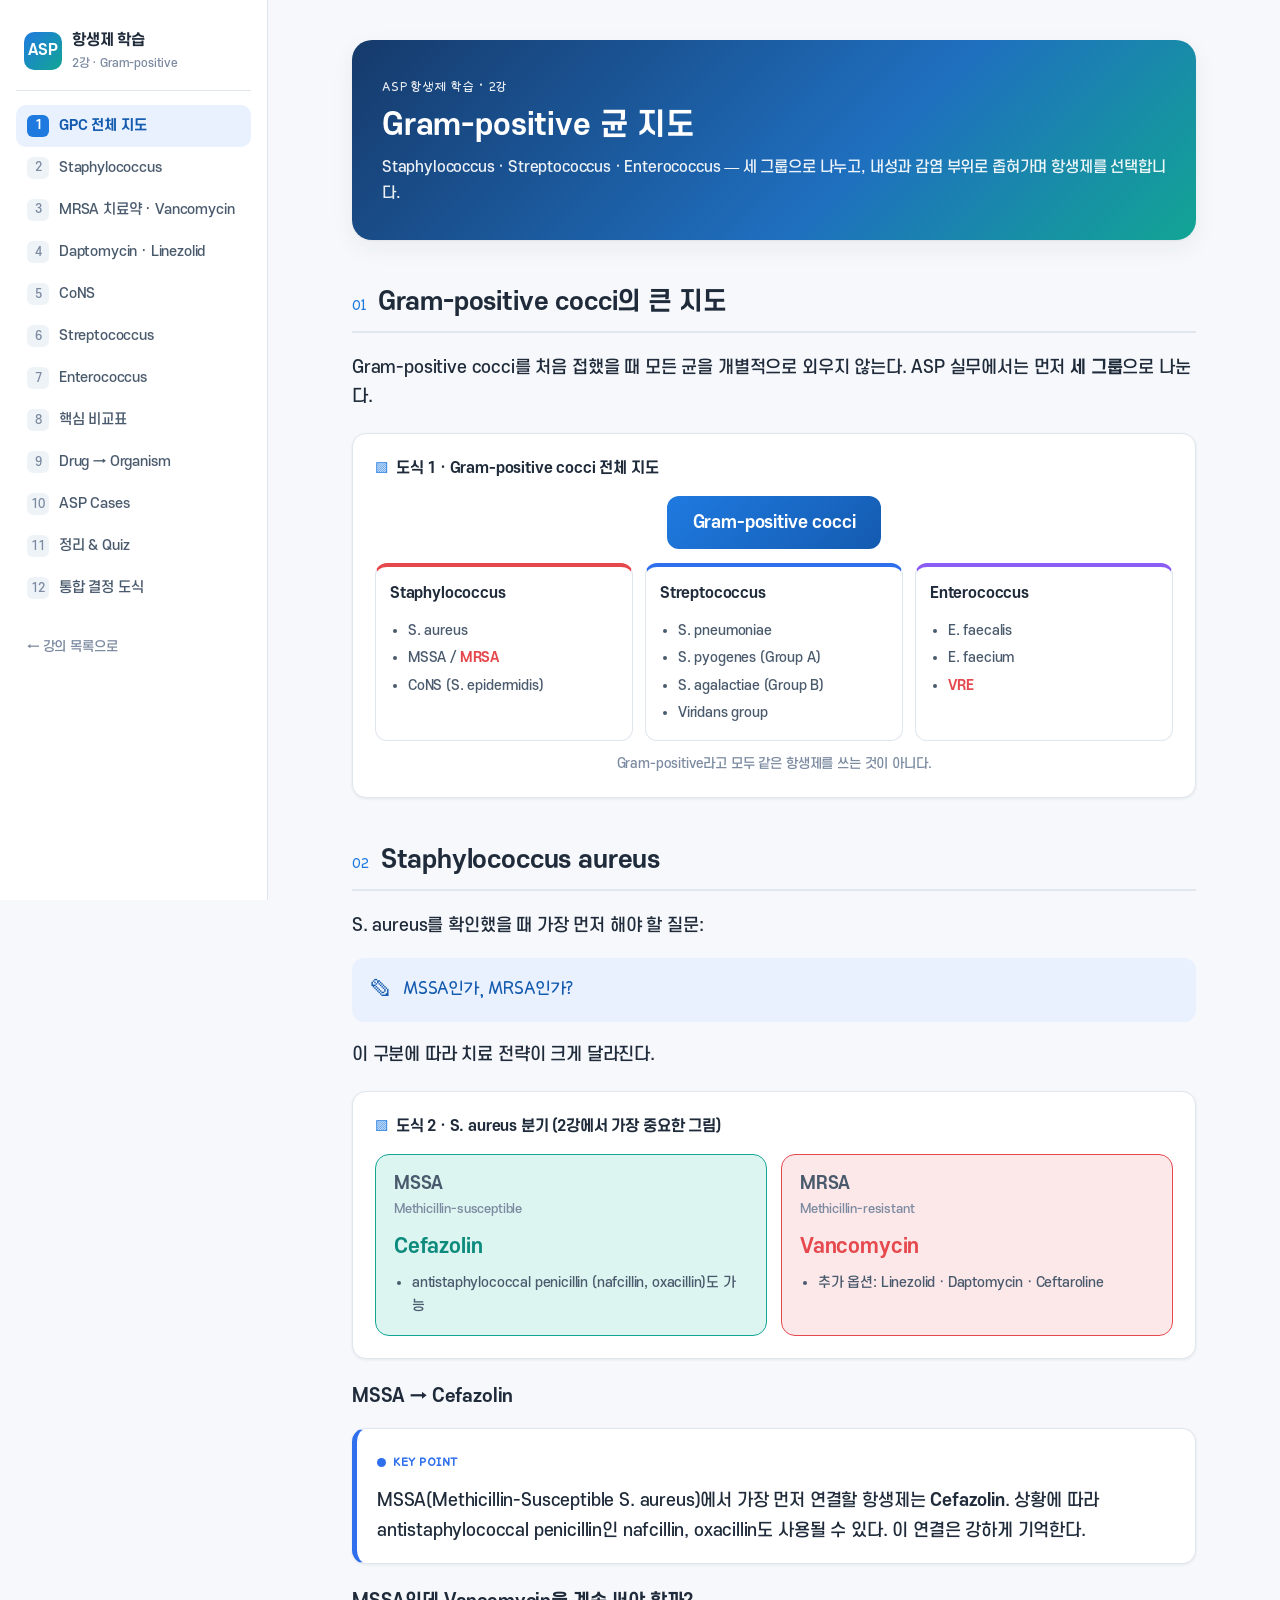
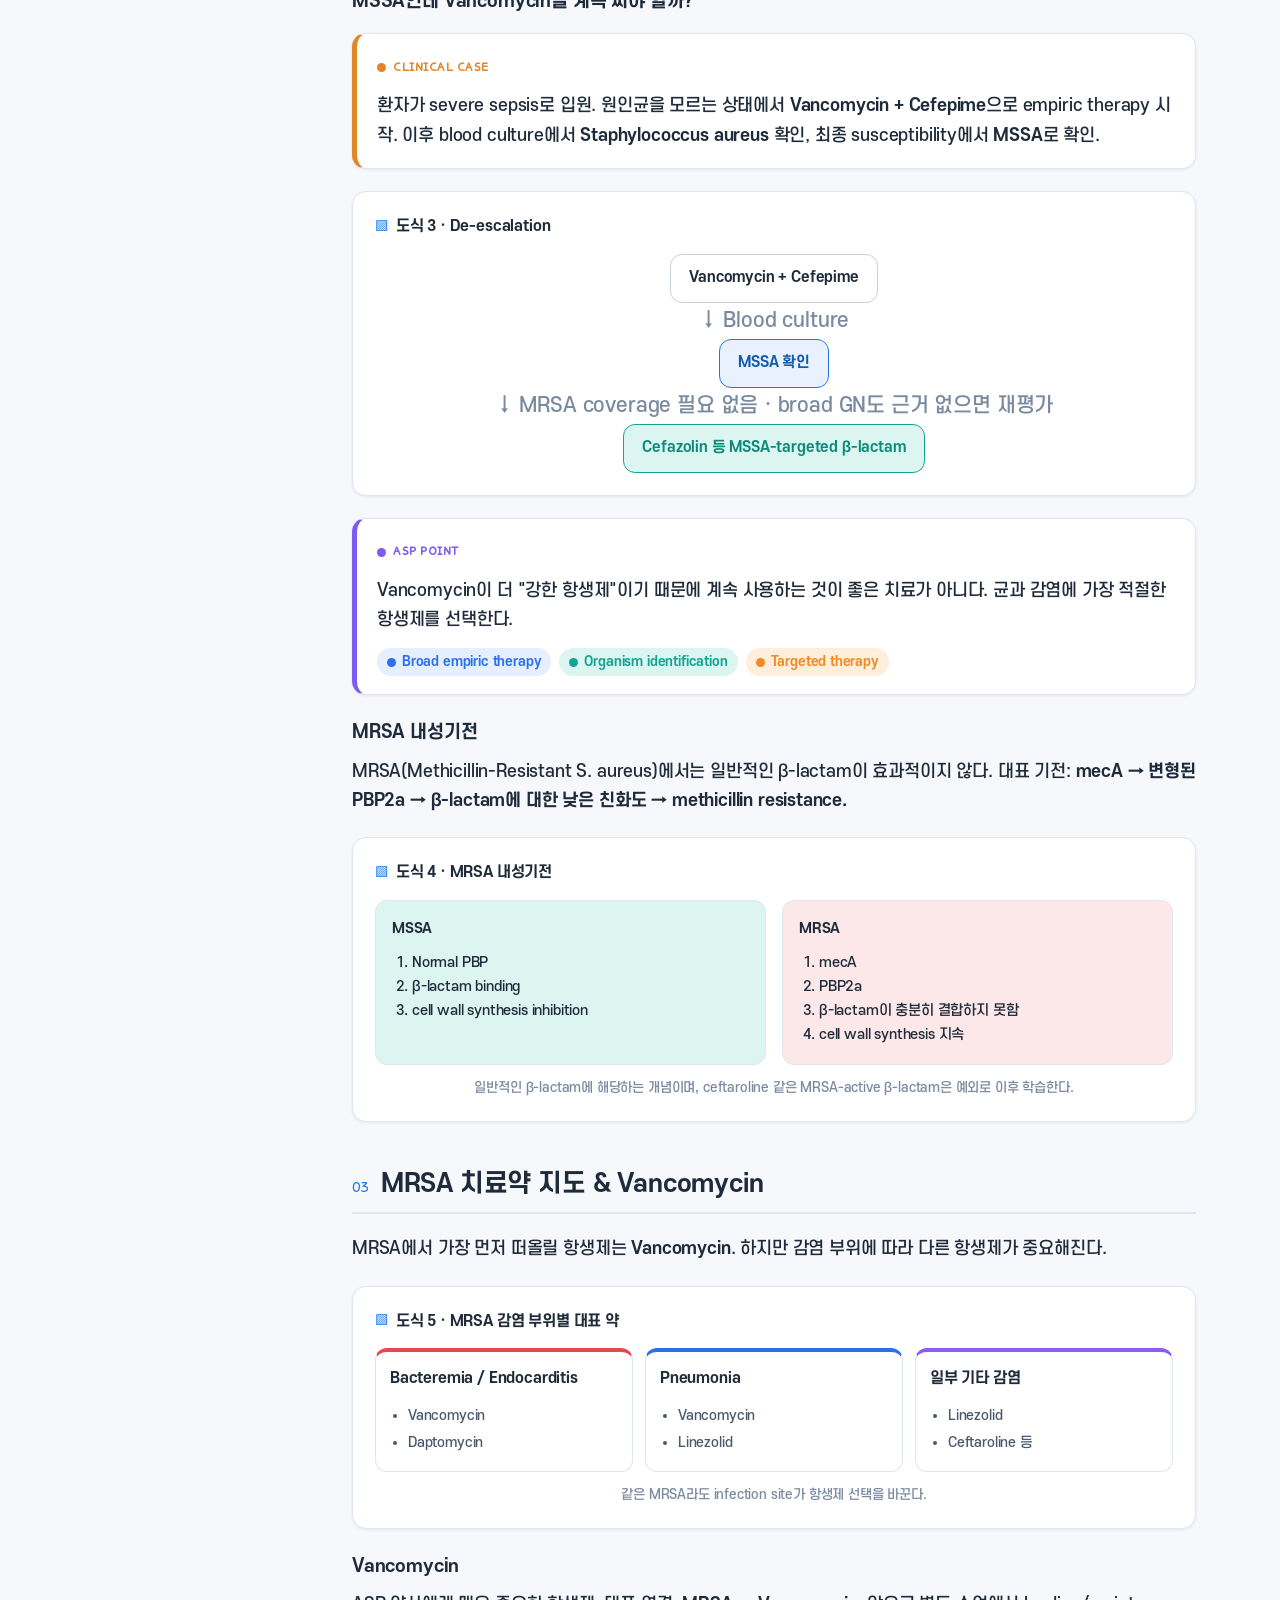
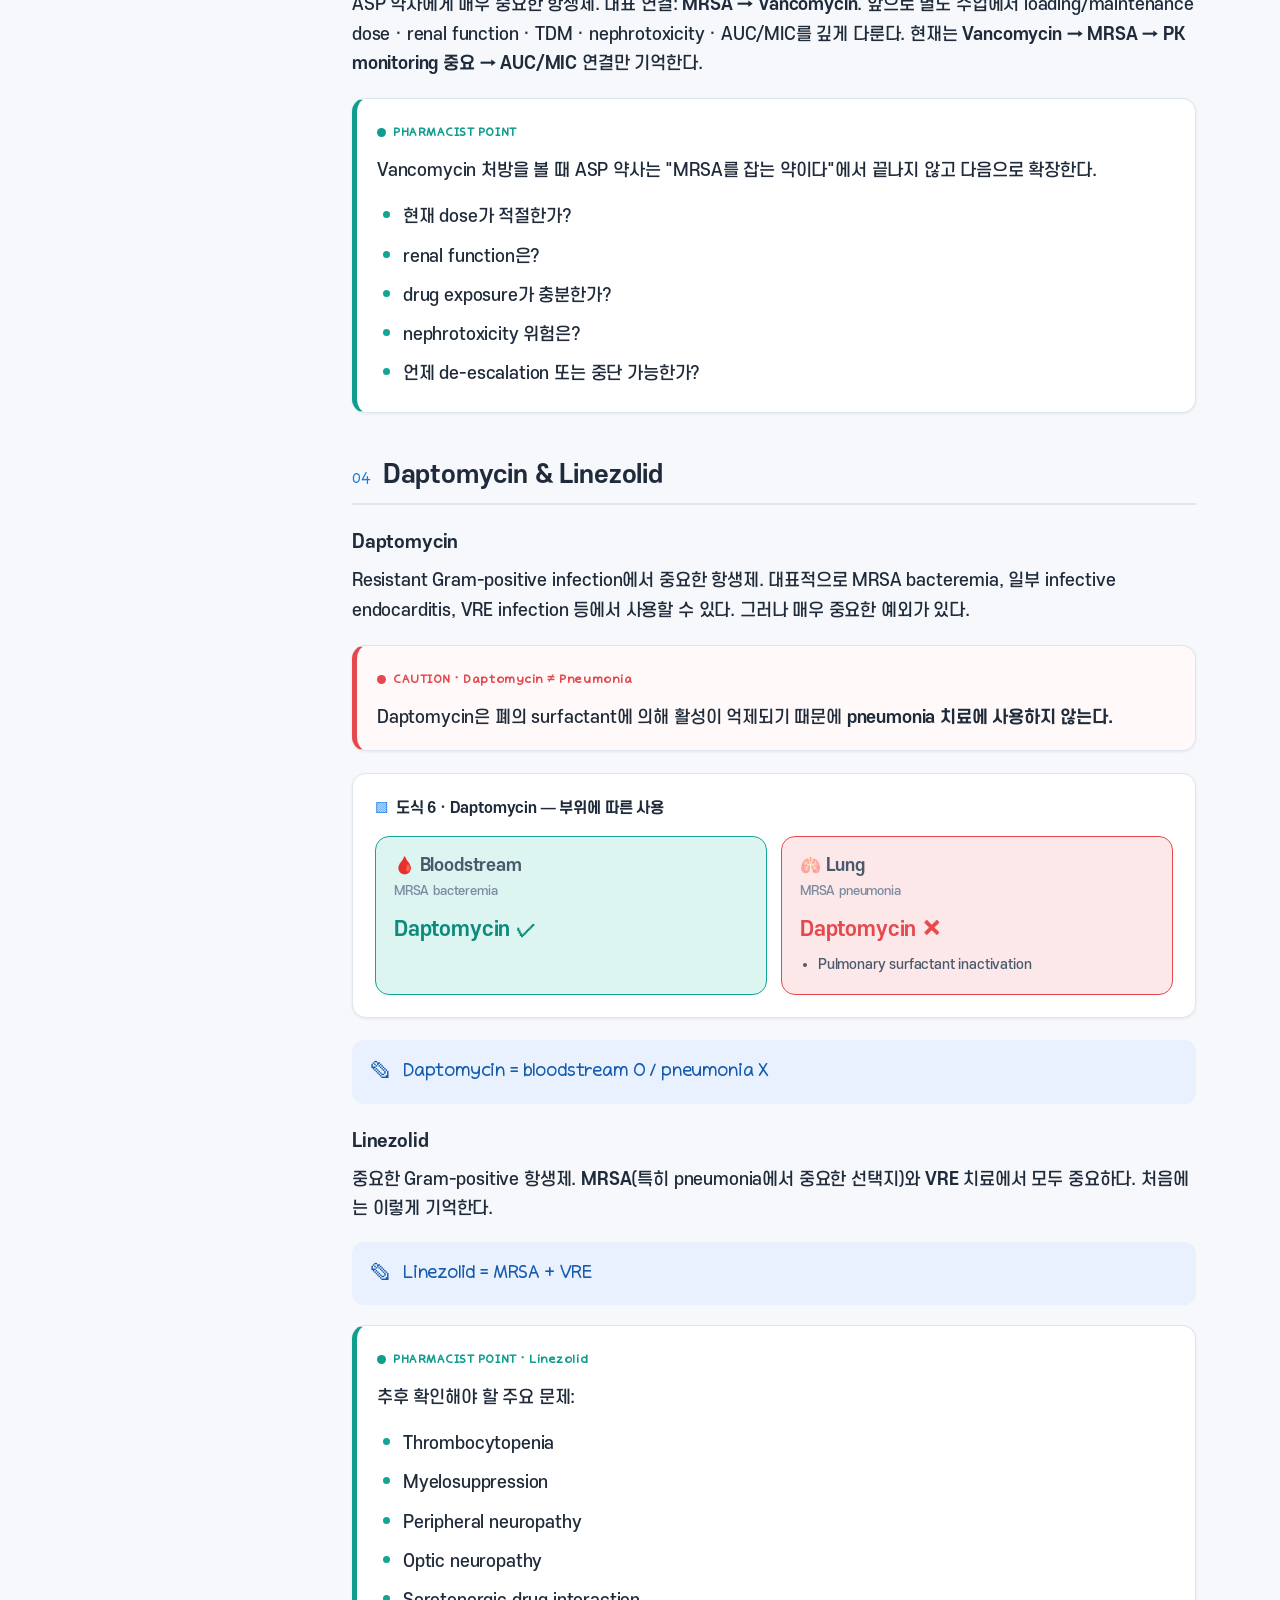
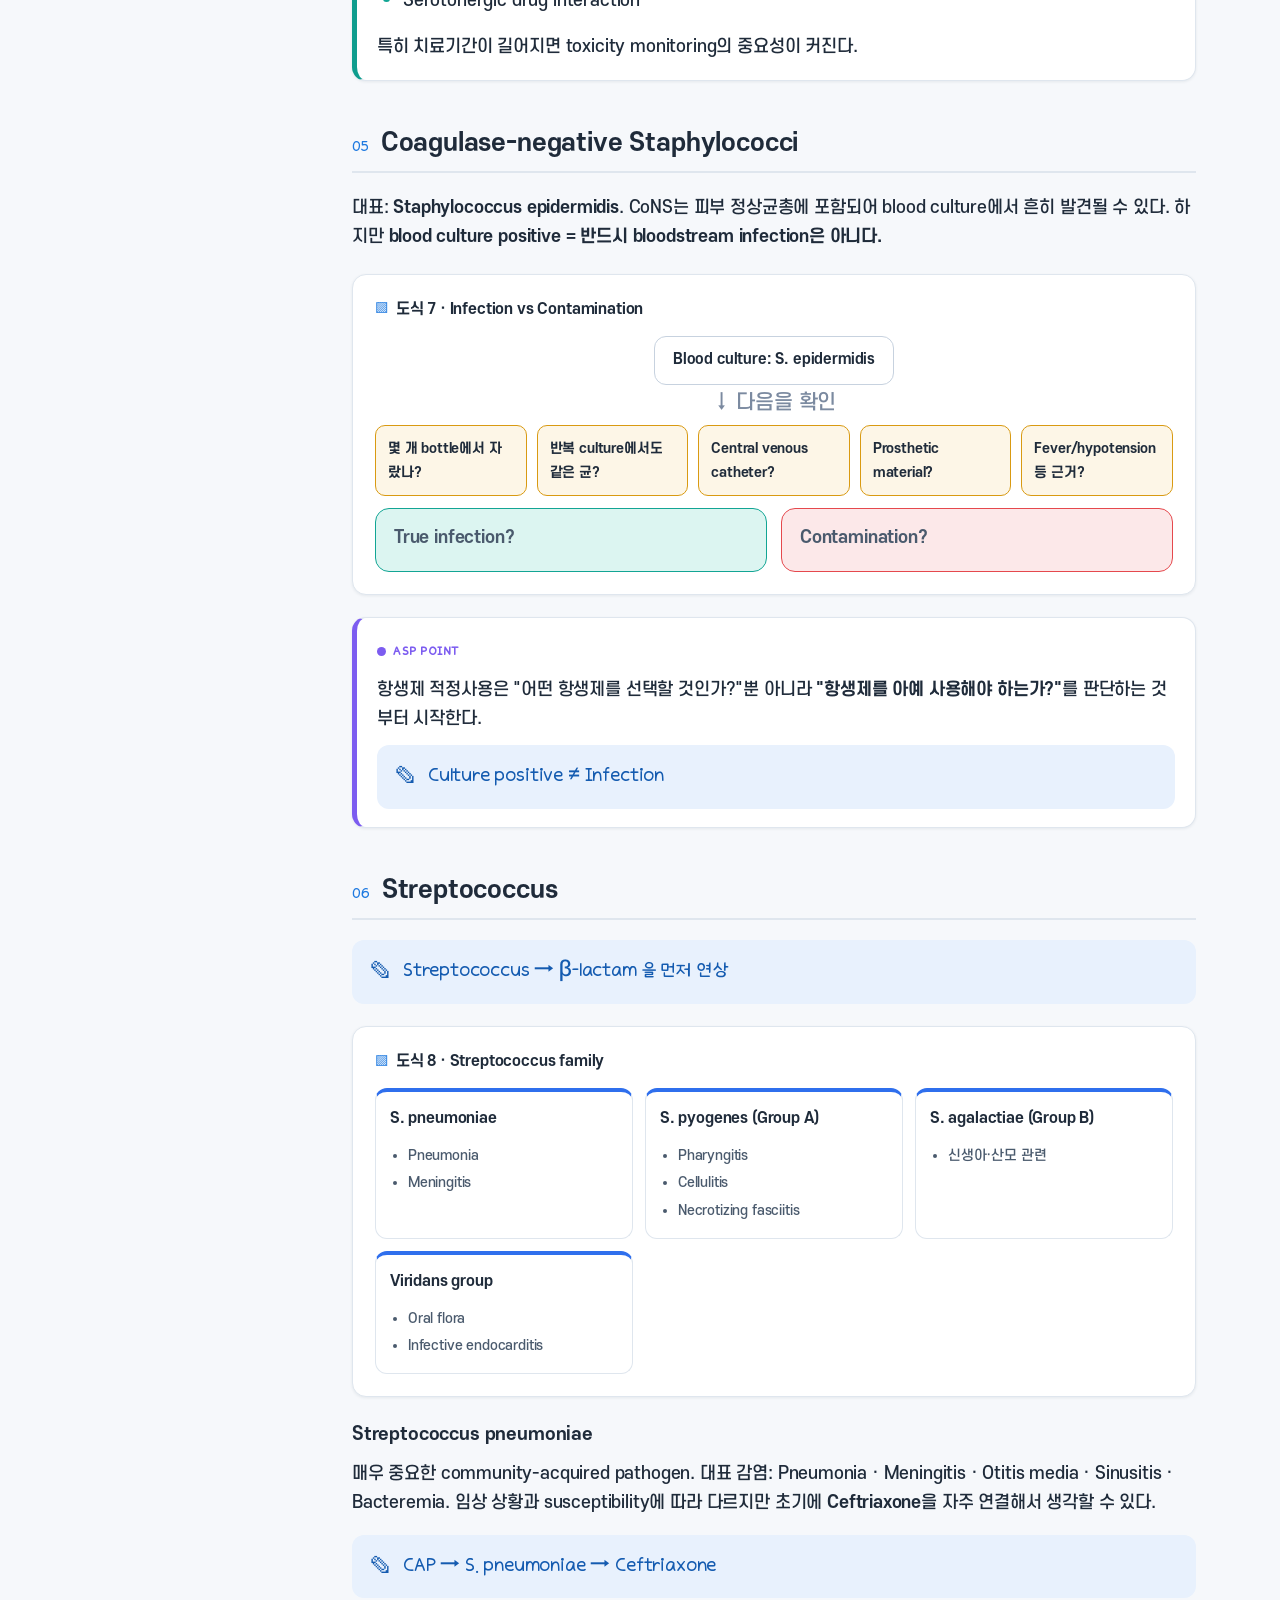
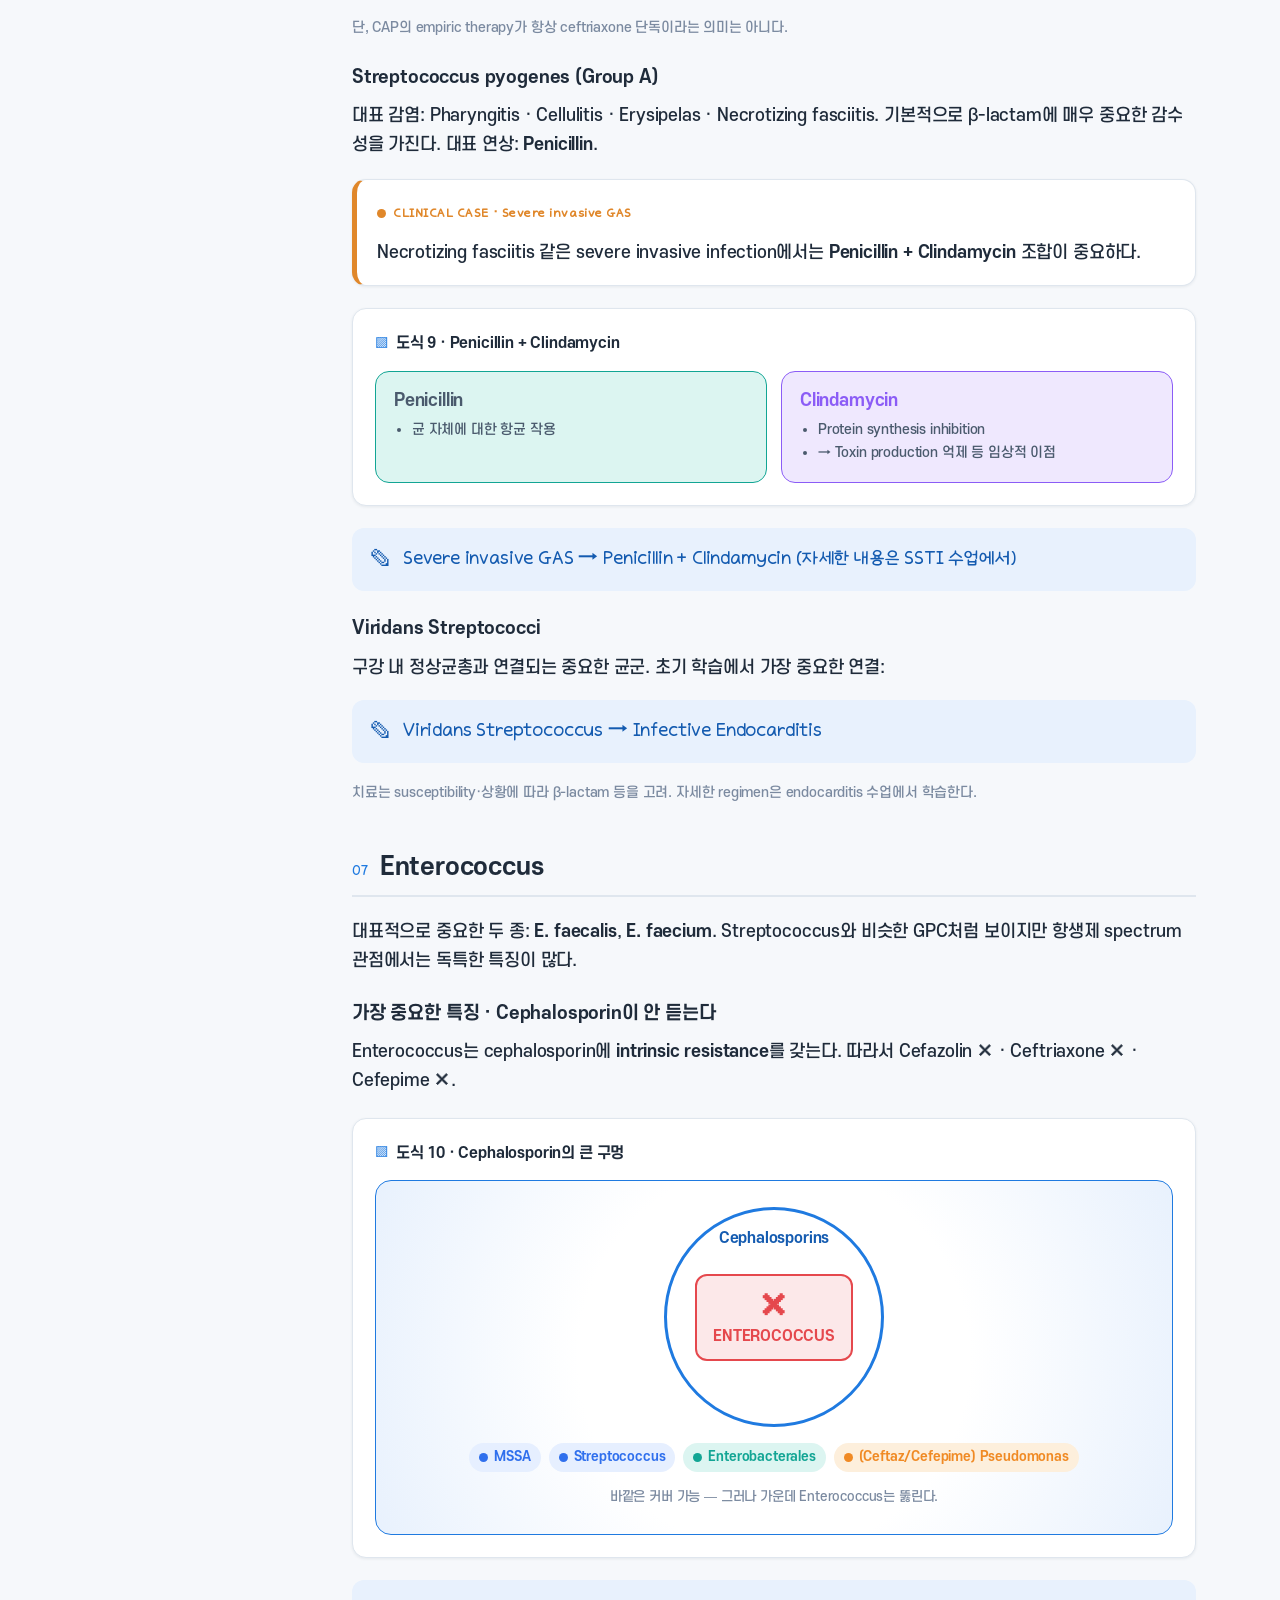
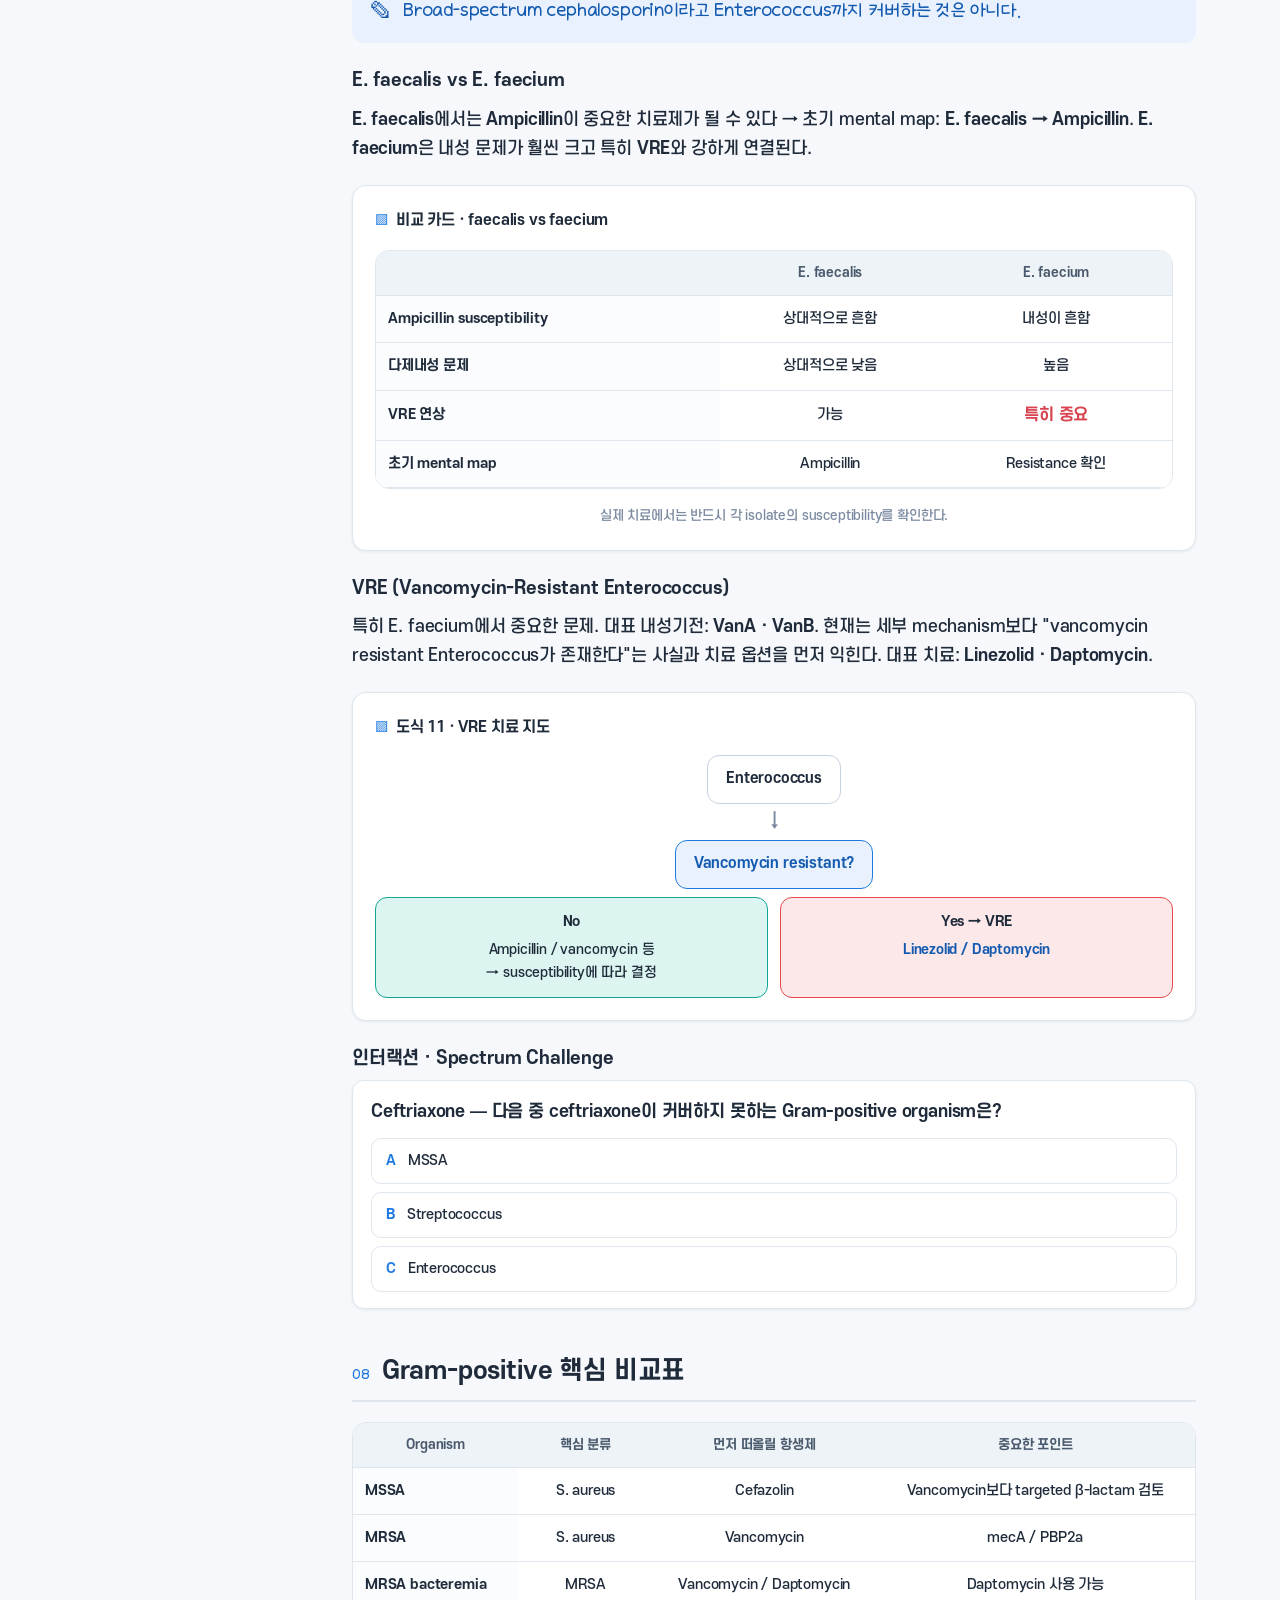
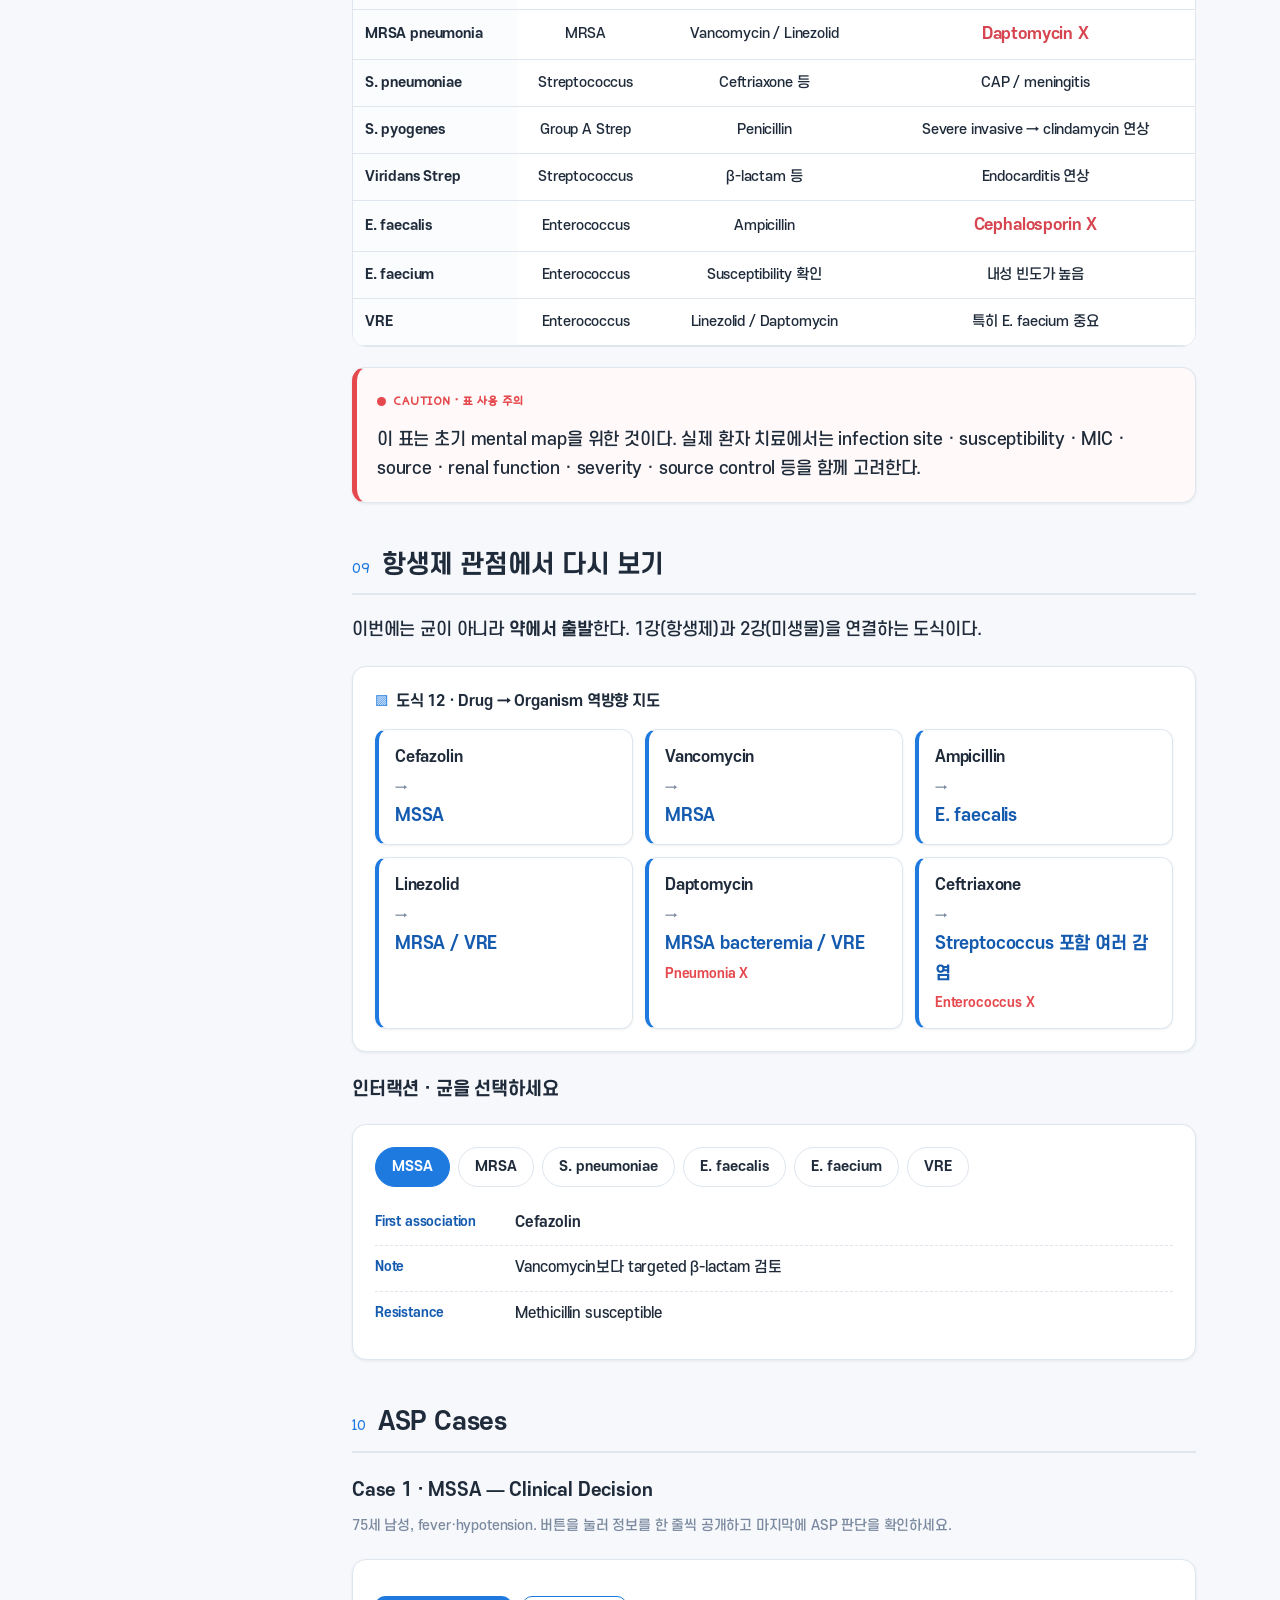
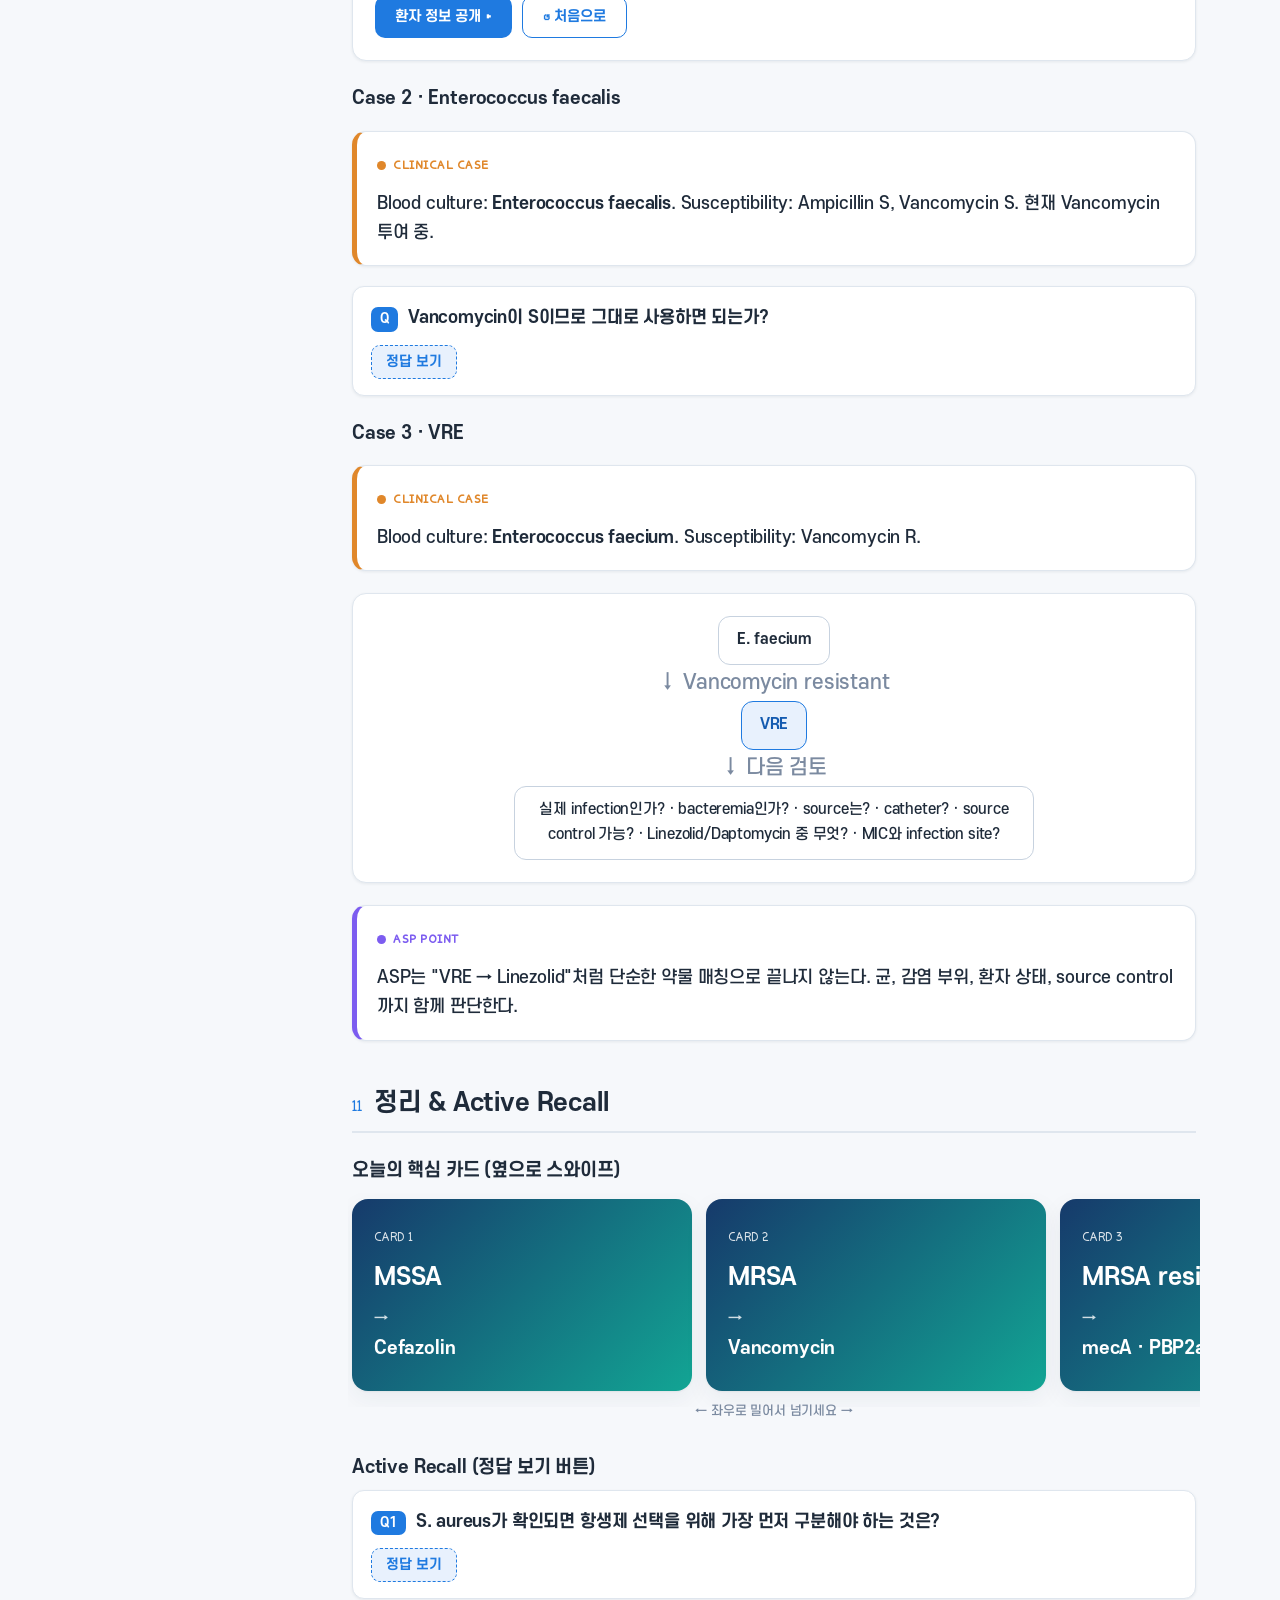
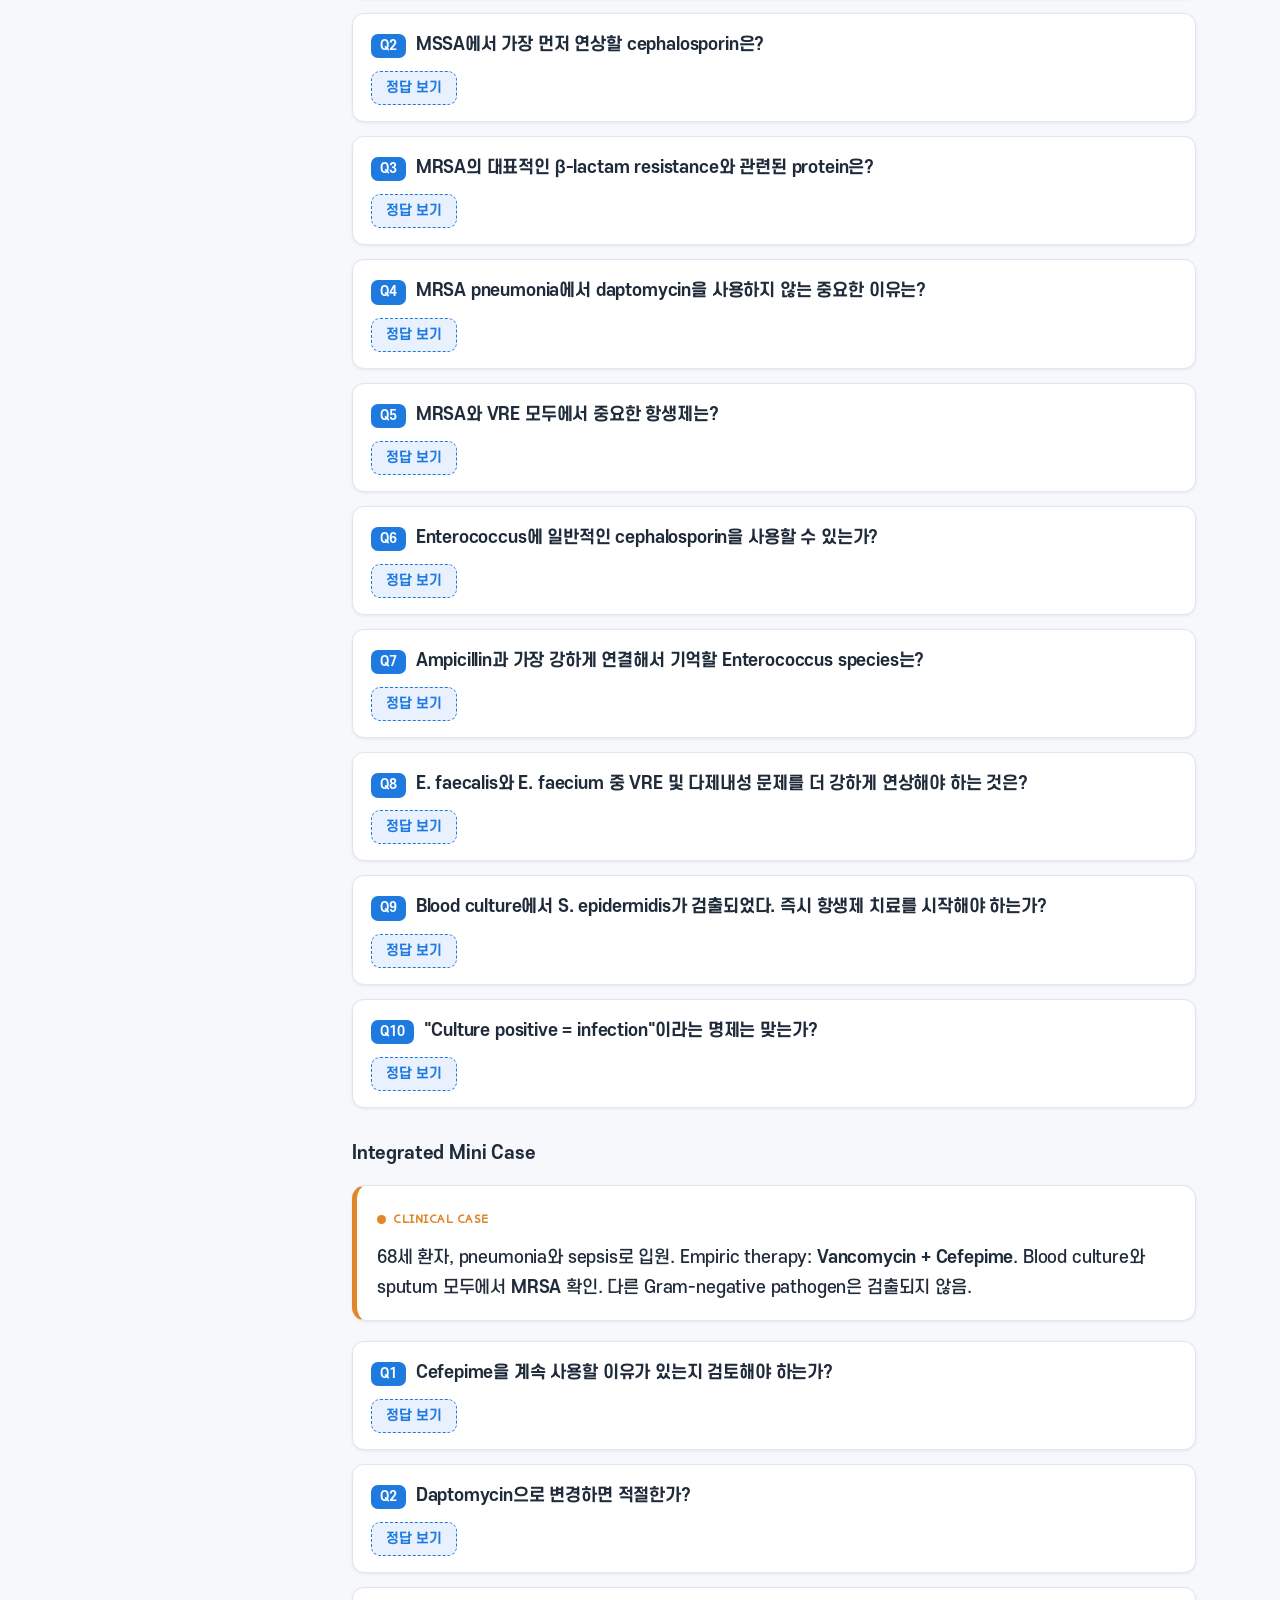
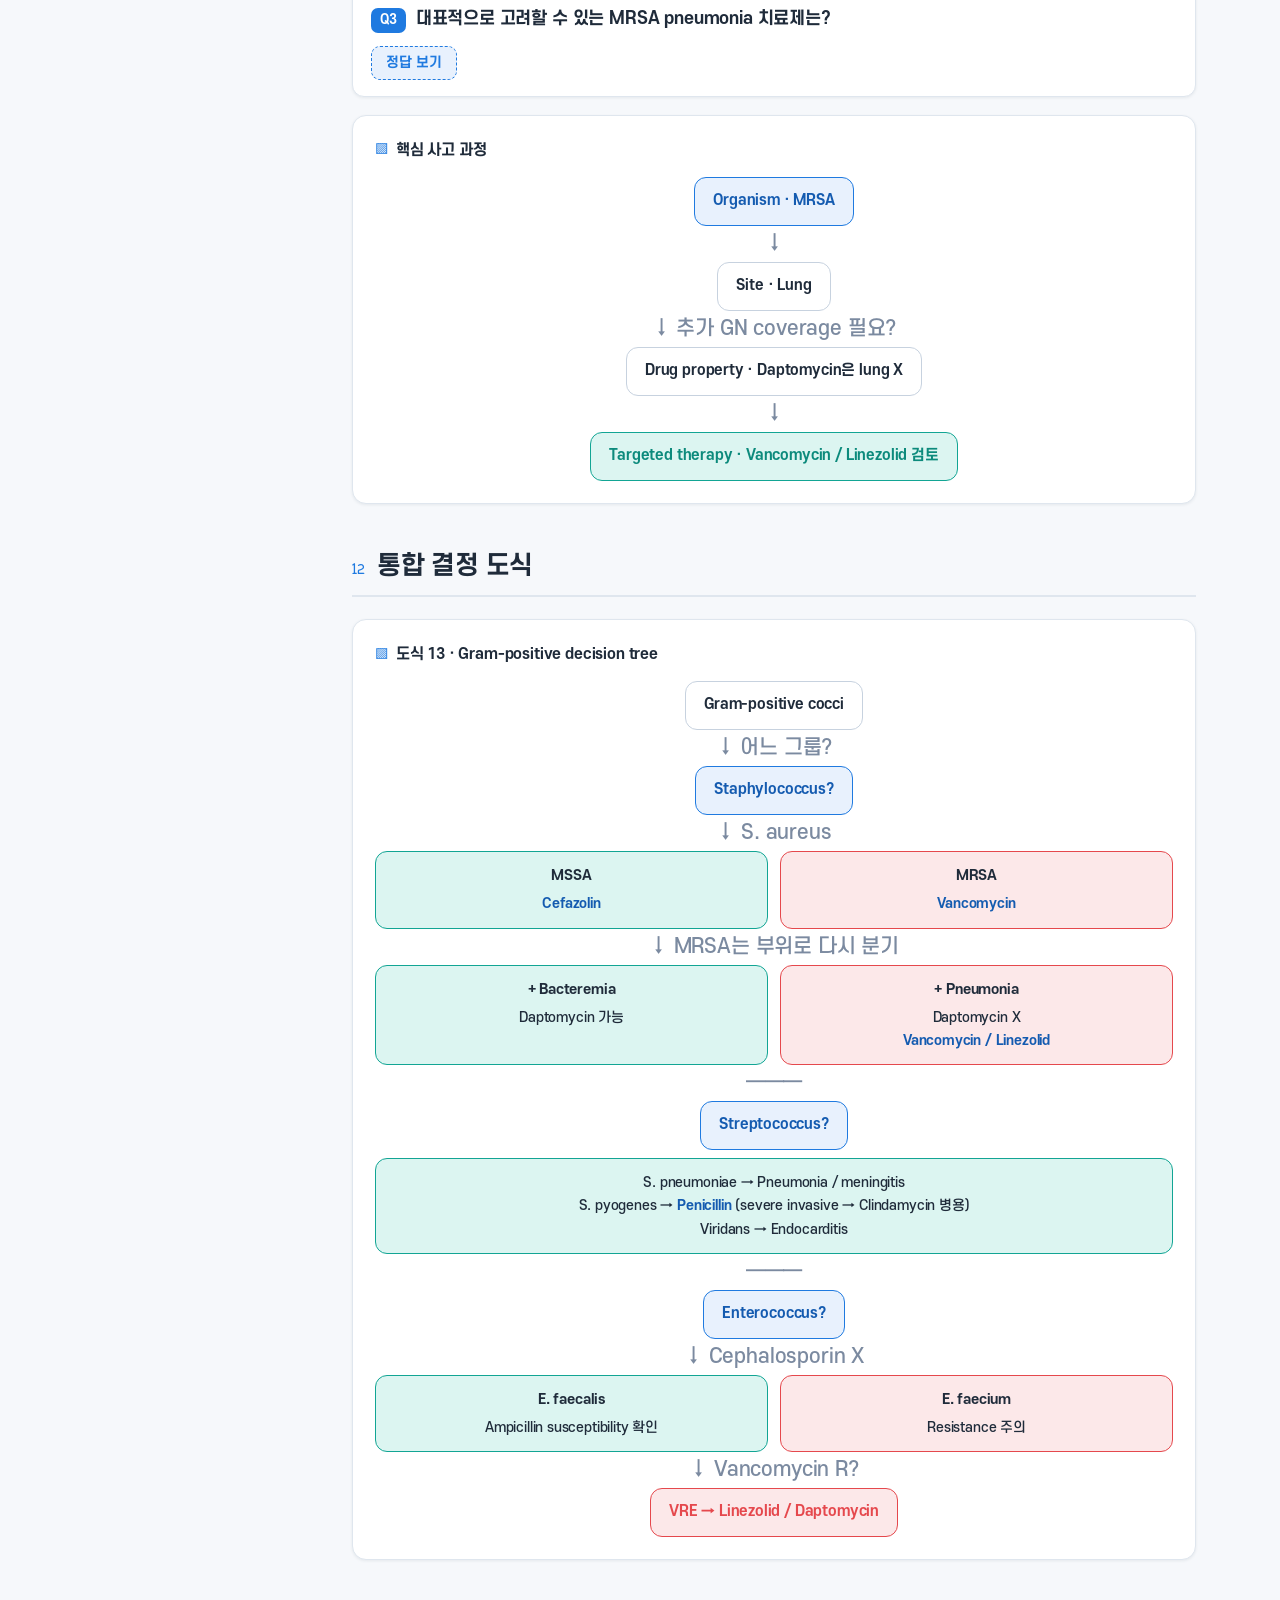
<file: lessons/lesson-02.html>
<!DOCTYPE html>
<html lang="ko">
<head>
  <meta charset="UTF-8" />
  <meta name="viewport" content="width=device-width, initial-scale=1.0" />
  <title>2강 · Gram-positive 균 지도: Staphylococcus · Streptococcus · Enterococcus</title>
  <link rel="stylesheet" href="../assets/css/styles.css" />
</head>
<body>
  <!-- 모바일 상단바 -->
  <div class="topbar">
    <button class="hamburger" aria-label="목차 열기" aria-expanded="false"><span></span></button>
    <div class="topbar__title">2강 · Gram-positive 균 지도</div>
  </div>
  <div class="scrim" aria-hidden="true"></div>

  <div class="app">
    <!-- 사이드바 -->
    <aside class="sidebar" aria-label="강의 목차">
      <div class="sidebar__brand">
        <div class="sidebar__logo">ASP</div>
        <div class="sidebar__title">항생제 학습
          <small>2강 · Gram-positive</small>
        </div>
      </div>
      <nav>
        <ul class="toc">
          <li><a href="#map"><span class="num">1</span> GPC 전체 지도</a></li>
          <li><a href="#staph"><span class="num">2</span> Staphylococcus</a></li>
          <li><a href="#mrsa"><span class="num">3</span> MRSA 치료약 · Vancomycin</a></li>
          <li><a href="#dapto"><span class="num">4</span> Daptomycin · Linezolid</a></li>
          <li><a href="#cons"><span class="num">5</span> CoNS</a></li>
          <li><a href="#strep"><span class="num">6</span> Streptococcus</a></li>
          <li><a href="#entero"><span class="num">7</span> Enterococcus</a></li>
          <li><a href="#table"><span class="num">8</span> 핵심 비교표</a></li>
          <li><a href="#reverse"><span class="num">9</span> Drug → Organism</a></li>
          <li><a href="#cases"><span class="num">10</span> ASP Cases</a></li>
          <li><a href="#quiz"><span class="num">11</span> 정리 & Quiz</a></li>
          <li><a href="#tree"><span class="num">12</span> 통합 결정 도식</a></li>
        </ul>
      </nav>
      <a class="sidebar__back" href="../index.html">← 강의 목록으로</a>
    </aside>

    <!-- 본문 -->
    <div class="content">
      <div class="wrap">

        <header class="lesson-hero">
          <div class="kicker">ASP 항생제 학습 · 2강</div>
          <h1>Gram-positive 균 지도</h1>
          <p>Staphylococcus · Streptococcus · Enterococcus — 세 그룹으로 나누고, 내성과 감염 부위로 좁혀가며 항생제를 선택합니다.</p>
        </header>

        <!-- ============ SECTION 1 · GPC 전체 지도 ============ -->
        <section id="map" class="section">
          <h2><span class="sec-no">01</span> Gram-positive cocci의 큰 지도</h2>
          <p>Gram-positive cocci를 처음 접했을 때 모든 균을 개별적으로 외우지 않는다. ASP 실무에서는 먼저 <b>세 그룹</b>으로 나눈다.</p>

          <div class="figure">
            <div class="figure__title">도식 1 · Gram-positive cocci 전체 지도</div>
            <div class="gpmap">
              <div class="gpmap__root">Gram-positive cocci</div>
              <div class="gpmap__cols">
                <div class="gpmap__col staph">
                  <h5>Staphylococcus</h5>
                  <ul>
                    <li>S. aureus</li>
                    <li>MSSA / <span class="hl">MRSA</span></li>
                    <li>CoNS (S. epidermidis)</li>
                  </ul>
                </div>
                <div class="gpmap__col strep">
                  <h5>Streptococcus</h5>
                  <ul>
                    <li>S. pneumoniae</li>
                    <li>S. pyogenes (Group A)</li>
                    <li>S. agalactiae (Group B)</li>
                    <li>Viridans group</li>
                  </ul>
                </div>
                <div class="gpmap__col entero">
                  <h5>Enterococcus</h5>
                  <ul>
                    <li>E. faecalis</li>
                    <li>E. faecium</li>
                    <li><span class="hl">VRE</span></li>
                  </ul>
                </div>
              </div>
            </div>
            <div class="figure__cap">Gram-positive라고 모두 같은 항생제를 쓰는 것이 아니다.</div>
          </div>
        </section>

        <!-- ============ SECTION 2~5 · Staphylococcus ============ -->
        <section id="staph" class="section">
          <h2><span class="sec-no">02</span> Staphylococcus aureus</h2>
          <p>S. aureus를 확인했을 때 가장 먼저 해야 할 질문:</p>
          <div class="oneline">MSSA인가, MRSA인가?</div>
          <p>이 구분에 따라 치료 전략이 크게 달라진다.</p>

          <div class="figure">
            <div class="figure__title">도식 2 · S. aureus 분기 (2강에서 가장 중요한 그림)</div>
            <div class="split2">
              <div class="splitcard is-mssa">
                <h4>MSSA</h4>
                <div class="sub">Methicillin-susceptible</div>
                <div class="drug">Cefazolin</div>
                <ul><li>antistaphylococcal penicillin (nafcillin, oxacillin)도 가능</li></ul>
              </div>
              <div class="splitcard is-mrsa">
                <h4>MRSA</h4>
                <div class="sub">Methicillin-resistant</div>
                <div class="drug">Vancomycin</div>
                <ul><li>추가 옵션: Linezolid · Daptomycin · Ceftaroline</li></ul>
              </div>
            </div>
          </div>

          <h3>MSSA → Cefazolin</h3>
          <div class="card card--key">
            <div class="card__label"><span class="dot"></span>KEY POINT</div>
            <p>MSSA(Methicillin-Susceptible S. aureus)에서 가장 먼저 연결할 항생제는 <b>Cefazolin</b>.
              상황에 따라 antistaphylococcal penicillin인 nafcillin, oxacillin도 사용될 수 있다. 이 연결은 강하게 기억한다.</p>
          </div>

          <h3>MSSA인데 Vancomycin을 계속 써야 할까?</h3>
          <div class="card card--case">
            <div class="card__label"><span class="dot"></span>CLINICAL CASE</div>
            <p>환자가 severe sepsis로 입원. 원인균을 모르는 상태에서 <b>Vancomycin + Cefepime</b>으로 empiric therapy 시작.
              이후 blood culture에서 <b>Staphylococcus aureus</b> 확인, 최종 susceptibility에서 <b>MSSA</b>로 확인.</p>
          </div>

          <div class="figure">
            <div class="figure__title">도식 3 · De-escalation</div>
            <div class="vflow">
              <div class="vflow__box">Vancomycin + Cefepime</div>
              <div class="vflow__arrow">↓ Blood culture</div>
              <div class="vflow__box q">MSSA 확인</div>
              <div class="vflow__arrow">↓ MRSA coverage 필요 없음 · broad GN도 근거 없으면 재평가</div>
              <div class="vflow__box" style="background:var(--gn-soft);border-color:var(--gn);color:#0c8a7c;">Cefazolin 등 MSSA-targeted β-lactam</div>
            </div>
          </div>

          <div class="card card--asp">
            <div class="card__label"><span class="dot"></span>ASP POINT</div>
            <p>Vancomycin이 더 "강한 항생제"이기 때문에 계속 사용하는 것이 좋은 치료가 아니다. 균과 감염에 가장 적절한 항생제를 선택한다.</p>
            <div class="legend" style="margin-bottom:0;">
              <span class="chip chip--gp"><span class="sw"></span>Broad empiric therapy</span>
              <span class="chip chip--gn"><span class="sw"></span>Organism identification</span>
              <span class="chip chip--pseudo"><span class="sw"></span>Targeted therapy</span>
            </div>
          </div>

          <h3>MRSA 내성기전</h3>
          <p>MRSA(Methicillin-Resistant S. aureus)에서는 일반적인 β-lactam이 효과적이지 않다.
            대표 기전: <b>mecA → 변형된 PBP2a → β-lactam에 대한 낮은 친화도 → methicillin resistance.</b></p>

          <div class="figure">
            <div class="figure__title">도식 4 · MRSA 내성기전</div>
            <div class="twopanel">
              <div class="panel panel--normal">
                <h5>MSSA</h5>
                <ol><li>Normal PBP</li><li>β-lactam binding</li><li>cell wall synthesis inhibition</li></ol>
              </div>
              <div class="panel panel--drug">
                <h5>MRSA</h5>
                <ol><li>mecA</li><li>PBP2a</li><li>β-lactam이 충분히 결합하지 못함</li><li>cell wall synthesis 지속</li></ol>
              </div>
            </div>
            <div class="figure__cap">일반적인 β-lactam에 해당하는 개념이며, ceftaroline 같은 MRSA-active β-lactam은 예외로 이후 학습한다.</div>
          </div>
        </section>

        <!-- ============ SECTION 6~7 · MRSA 치료약 · Vancomycin ============ -->
        <section id="mrsa" class="section">
          <h2><span class="sec-no">03</span> MRSA 치료약 지도 &amp; Vancomycin</h2>
          <p>MRSA에서 가장 먼저 떠올릴 항생제는 <b>Vancomycin</b>. 하지만 감염 부위에 따라 다른 항생제가 중요해진다.</p>

          <div class="figure">
            <div class="figure__title">도식 5 · MRSA 감염 부위별 대표 약</div>
            <div class="gpmap__cols">
              <div class="gpmap__col staph">
                <h5>Bacteremia / Endocarditis</h5>
                <ul><li>Vancomycin</li><li>Daptomycin</li></ul>
              </div>
              <div class="gpmap__col strep">
                <h5>Pneumonia</h5>
                <ul><li>Vancomycin</li><li>Linezolid</li></ul>
              </div>
              <div class="gpmap__col entero">
                <h5>일부 기타 감염</h5>
                <ul><li>Linezolid</li><li>Ceftaroline 등</li></ul>
              </div>
            </div>
            <div class="figure__cap">같은 MRSA라도 infection site가 항생제 선택을 바꾼다.</div>
          </div>

          <h3>Vancomycin</h3>
          <p>ASP 약사에게 매우 중요한 항생제. 대표 연결: <b>MRSA → Vancomycin</b>. 앞으로 별도 수업에서
            loading/maintenance dose · renal function · TDM · nephrotoxicity · AUC/MIC를 깊게 다룬다.
            현재는 <b>Vancomycin → MRSA → PK monitoring 중요 → AUC/MIC</b> 연결만 기억한다.</p>

          <div class="card card--pharm">
            <div class="card__label"><span class="dot"></span>PHARMACIST POINT</div>
            <p>Vancomycin 처방을 볼 때 ASP 약사는 "MRSA를 잡는 약이다"에서 끝나지 않고 다음으로 확장한다.</p>
            <ul class="clean" style="margin-bottom:0;">
              <li>현재 dose가 적절한가?</li>
              <li>renal function은?</li>
              <li>drug exposure가 충분한가?</li>
              <li>nephrotoxicity 위험은?</li>
              <li>언제 de-escalation 또는 중단 가능한가?</li>
            </ul>
          </div>
        </section>

        <!-- ============ SECTION 8~9 · Daptomycin · Linezolid ============ -->
        <section id="dapto" class="section">
          <h2><span class="sec-no">04</span> Daptomycin &amp; Linezolid</h2>

          <h3>Daptomycin</h3>
          <p>Resistant Gram-positive infection에서 중요한 항생제. 대표적으로 MRSA bacteremia, 일부 infective endocarditis,
            VRE infection 등에서 사용할 수 있다. 그러나 매우 중요한 예외가 있다.</p>

          <div class="card card--caution">
            <div class="card__label"><span class="dot"></span>CAUTION · Daptomycin ≠ Pneumonia</div>
            <p>Daptomycin은 폐의 surfactant에 의해 활성이 억제되기 때문에 <b>pneumonia 치료에 사용하지 않는다.</b></p>
          </div>

          <div class="figure">
            <div class="figure__title">도식 6 · Daptomycin — 부위에 따른 사용</div>
            <div class="split2">
              <div class="splitcard is-mssa">
                <h4>🩸 Bloodstream</h4>
                <div class="sub">MRSA bacteremia</div>
                <div class="drug">Daptomycin ✓</div>
              </div>
              <div class="splitcard is-mrsa">
                <h4>🫁 Lung</h4>
                <div class="sub">MRSA pneumonia</div>
                <div class="drug">Daptomycin ✕</div>
                <ul><li>Pulmonary surfactant inactivation</li></ul>
              </div>
            </div>
          </div>
          <div class="oneline">Daptomycin = bloodstream O / pneumonia X</div>

          <h3>Linezolid</h3>
          <p>중요한 Gram-positive 항생제. <b>MRSA</b>(특히 pneumonia에서 중요한 선택지)와 <b>VRE</b> 치료에서 모두 중요하다.
            처음에는 이렇게 기억한다.</p>
          <div class="oneline">Linezolid = MRSA + VRE</div>

          <div class="card card--pharm">
            <div class="card__label"><span class="dot"></span>PHARMACIST POINT · Linezolid</div>
            <p>추후 확인해야 할 주요 문제:</p>
            <ul class="clean" style="margin-bottom:0;">
              <li>Thrombocytopenia</li>
              <li>Myelosuppression</li>
              <li>Peripheral neuropathy</li>
              <li>Optic neuropathy</li>
              <li>Serotonergic drug interaction</li>
            </ul>
            <p style="margin-bottom:0;">특히 치료기간이 길어지면 toxicity monitoring의 중요성이 커진다.</p>
          </div>
        </section>

        <!-- ============ SECTION 10 · CoNS ============ -->
        <section id="cons" class="section">
          <h2><span class="sec-no">05</span> Coagulase-negative Staphylococci</h2>
          <p>대표: <b>Staphylococcus epidermidis</b>. CoNS는 피부 정상균총에 포함되어 blood culture에서 흔히 발견될 수 있다.
            하지만 <b>blood culture positive = 반드시 bloodstream infection은 아니다.</b></p>

          <div class="figure">
            <div class="figure__title">도식 7 · Infection vs Contamination</div>
            <div class="vflow">
              <div class="vflow__box">Blood culture: S. epidermidis</div>
              <div class="vflow__arrow">↓ 다음을 확인</div>
            </div>
            <div class="orggrid" style="margin-top:12px;">
              <div class="orgcell cov-partial" style="opacity:1;"><span>몇 개 bottle에서 자랐나?</span></div>
              <div class="orgcell cov-partial" style="opacity:1;"><span>반복 culture에서도 같은 균?</span></div>
              <div class="orgcell cov-partial" style="opacity:1;"><span>Central venous catheter?</span></div>
              <div class="orgcell cov-partial" style="opacity:1;"><span>Prosthetic material?</span></div>
              <div class="orgcell cov-partial" style="opacity:1;"><span>Fever/hypotension 등 근거?</span></div>
            </div>
            <div class="split2" style="margin-top:12px;">
              <div class="splitcard is-mssa"><h4>True infection?</h4></div>
              <div class="splitcard is-mrsa"><h4>Contamination?</h4></div>
            </div>
          </div>

          <div class="card card--asp">
            <div class="card__label"><span class="dot"></span>ASP POINT</div>
            <p>항생제 적정사용은 "어떤 항생제를 선택할 것인가?"뿐 아니라 <b>"항생제를 아예 사용해야 하는가?"</b>를 판단하는 것부터 시작한다.</p>
            <div class="oneline" style="margin:6px 0 0;">Culture positive ≠ Infection</div>
          </div>
        </section>

        <!-- ============ SECTION 11~15 · Streptococcus ============ -->
        <section id="strep" class="section">
          <h2><span class="sec-no">06</span> Streptococcus</h2>
          <div class="oneline">Streptococcus → β-lactam 을 먼저 연상</div>

          <div class="figure">
            <div class="figure__title">도식 8 · Streptococcus family</div>
            <div class="gpmap__cols">
              <div class="gpmap__col strep"><h5>S. pneumoniae</h5><ul><li>Pneumonia</li><li>Meningitis</li></ul></div>
              <div class="gpmap__col strep"><h5>S. pyogenes (Group A)</h5><ul><li>Pharyngitis</li><li>Cellulitis</li><li>Necrotizing fasciitis</li></ul></div>
              <div class="gpmap__col strep"><h5>S. agalactiae (Group B)</h5><ul><li>신생아·산모 관련</li></ul></div>
              <div class="gpmap__col strep"><h5>Viridans group</h5><ul><li>Oral flora</li><li>Infective endocarditis</li></ul></div>
            </div>
          </div>

          <h3>Streptococcus pneumoniae</h3>
          <p>매우 중요한 community-acquired pathogen. 대표 감염: Pneumonia · Meningitis · Otitis media · Sinusitis · Bacteremia.
            임상 상황과 susceptibility에 따라 다르지만 초기에 <b>Ceftriaxone</b>을 자주 연결해서 생각할 수 있다.</p>
          <div class="oneline">CAP → S. pneumoniae → Ceftriaxone</div>
          <p style="font-size:13.5px;color:var(--ink-faint);">단, CAP의 empiric therapy가 항상 ceftriaxone 단독이라는 의미는 아니다.</p>

          <h3>Streptococcus pyogenes (Group A)</h3>
          <p>대표 감염: Pharyngitis · Cellulitis · Erysipelas · Necrotizing fasciitis. 기본적으로 β-lactam에 매우 중요한 감수성을 가진다.
            대표 연상: <b>Penicillin</b>.</p>

          <div class="card card--case">
            <div class="card__label"><span class="dot"></span>CLINICAL CASE · Severe invasive GAS</div>
            <p>Necrotizing fasciitis 같은 severe invasive infection에서는 <b>Penicillin + Clindamycin</b> 조합이 중요하다.</p>
          </div>

          <div class="figure">
            <div class="figure__title">도식 9 · Penicillin + Clindamycin</div>
            <div class="split2">
              <div class="splitcard is-mssa"><h4>Penicillin</h4><ul><li>균 자체에 대한 항균 작용</li></ul></div>
              <div class="splitcard is-mrsa" style="background:var(--anaerobe-soft);border-color:var(--anaerobe);">
                <h4 style="color:var(--anaerobe);">Clindamycin</h4>
                <ul><li>Protein synthesis inhibition</li><li>→ Toxin production 억제 등 임상적 이점</li></ul>
              </div>
            </div>
          </div>
          <div class="oneline">Severe invasive GAS → Penicillin + Clindamycin (자세한 내용은 SSTI 수업에서)</div>

          <h3>Viridans Streptococci</h3>
          <p>구강 내 정상균총과 연결되는 중요한 균군. 초기 학습에서 가장 중요한 연결:</p>
          <div class="oneline">Viridans Streptococcus → Infective Endocarditis</div>
          <p style="font-size:13.5px;color:var(--ink-faint);">치료는 susceptibility·상황에 따라 β-lactam 등을 고려. 자세한 regimen은 endocarditis 수업에서 학습한다.</p>
        </section>

        <!-- ============ SECTION 16~21 · Enterococcus ============ -->
        <section id="entero" class="section">
          <h2><span class="sec-no">07</span> Enterococcus</h2>
          <p>대표적으로 중요한 두 종: <b>E. faecalis</b>, <b>E. faecium</b>. Streptococcus와 비슷한 GPC처럼 보이지만
            항생제 spectrum 관점에서는 독특한 특징이 많다.</p>

          <h3>가장 중요한 특징 · Cephalosporin이 안 듣는다</h3>
          <p>Enterococcus는 cephalosporin에 <b>intrinsic resistance</b>를 갖는다.
            따라서 Cefazolin ✕ · Ceftriaxone ✕ · Cefepime ✕.</p>

          <div class="figure">
            <div class="figure__title">도식 10 · Cephalosporin의 큰 구멍</div>
            <div class="cephhole">
              <div class="cephhole__ring">
                <div class="title">Cephalosporins</div>
                <div class="cephhole__center"><span class="x">✕</span>ENTEROCOCCUS</div>
              </div>
              <div class="legend" style="justify-content:center;margin-top:16px;">
                <span class="chip chip--gp"><span class="sw"></span>MSSA</span>
                <span class="chip chip--gp"><span class="sw"></span>Streptococcus</span>
                <span class="chip chip--gn"><span class="sw"></span>Enterobacterales</span>
                <span class="chip chip--pseudo"><span class="sw"></span>(Ceftaz/Cefepime) Pseudomonas</span>
              </div>
              <div class="figure__cap">바깥은 커버 가능 — 그러나 가운데 Enterococcus는 뚫린다.</div>
            </div>
          </div>
          <div class="oneline">Broad-spectrum cephalosporin이라고 Enterococcus까지 커버하는 것은 아니다.</div>

          <h3>E. faecalis vs E. faecium</h3>
          <p><b>E. faecalis</b>에서는 <b>Ampicillin</b>이 중요한 치료제가 될 수 있다 → 초기 mental map: <b>E. faecalis → Ampicillin</b>.
            <b>E. faecium</b>은 내성 문제가 훨씬 크고 특히 <b>VRE</b>와 강하게 연결된다.</p>

          <div class="figure">
            <div class="figure__title">비교 카드 · faecalis vs faecium</div>
            <div class="table-scroll">
              <table class="data">
                <thead><tr><th></th><th>E. faecalis</th><th>E. faecium</th></tr></thead>
                <tbody>
                  <tr><th>Ampicillin susceptibility</th><td>상대적으로 흔함</td><td>내성이 흔함</td></tr>
                  <tr><th>다제내성 문제</th><td>상대적으로 낮음</td><td>높음</td></tr>
                  <tr><th>VRE 연상</th><td>가능</td><td class="cov cov-no-c">특히 중요</td></tr>
                  <tr><th>초기 mental map</th><td>Ampicillin</td><td>Resistance 확인</td></tr>
                </tbody>
              </table>
            </div>
            <div class="figure__cap">실제 치료에서는 반드시 각 isolate의 susceptibility를 확인한다.</div>
          </div>

          <h3>VRE (Vancomycin-Resistant Enterococcus)</h3>
          <p>특히 E. faecium에서 중요한 문제. 대표 내성기전: <b>VanA · VanB</b>. 현재는 세부 mechanism보다
            "vancomycin resistant Enterococcus가 존재한다"는 사실과 치료 옵션을 먼저 익힌다.
            대표 치료: <b>Linezolid · Daptomycin</b>.</p>

          <div class="figure">
            <div class="figure__title">도식 11 · VRE 치료 지도</div>
            <div class="vflow">
              <div class="vflow__box">Enterococcus</div>
              <div class="vflow__arrow">↓</div>
              <div class="vflow__box q">Vancomycin resistant?</div>
              <div class="vflow__branch">
                <div class="vflow__leaf pos"><h6>No</h6><div>Ampicillin / vancomycin 등<br/>→ susceptibility에 따라 결정</div></div>
                <div class="vflow__leaf neg"><h6>Yes → VRE</h6><div class="d">Linezolid / Daptomycin</div></div>
              </div>
            </div>
          </div>

          <!-- 인터랙션 2 · Spectrum Challenge -->
          <h3>인터랙션 · Spectrum Challenge</h3>
          <div class="qcard">
            <div class="q" style="display:block;">
              <b>Ceftriaxone</b> — 다음 중 ceftriaxone이 <b>커버하지 못하는</b> Gram-positive organism은?
            </div>
            <ul class="mcq" data-answer="C">
              <li data-opt="A"><span class="opt">A</span> MSSA</li>
              <li data-opt="B"><span class="opt">B</span> Streptococcus</li>
              <li data-opt="C"><span class="opt">C</span> Enterococcus</li>
            </ul>
            <div class="answer mcq-exp" style="display:none;">
              정답: C — Enterococcus
              <div class="exp">Enterococcus는 cephalosporin에 intrinsic resistance가 있다.</div>
            </div>
          </div>
        </section>

        <!-- ============ SECTION 22 · 핵심 비교표 ============ -->
        <section id="table" class="section">
          <h2><span class="sec-no">08</span> Gram-positive 핵심 비교표</h2>
          <div class="table-scroll">
            <table class="data">
              <thead>
                <tr><th>Organism</th><th>핵심 분류</th><th>먼저 떠올릴 항생제</th><th>중요한 포인트</th></tr>
              </thead>
              <tbody>
                <tr><th>MSSA</th><td>S. aureus</td><td>Cefazolin</td><td>Vancomycin보다 targeted β-lactam 검토</td></tr>
                <tr><th>MRSA</th><td>S. aureus</td><td>Vancomycin</td><td>mecA / PBP2a</td></tr>
                <tr><th>MRSA bacteremia</th><td>MRSA</td><td>Vancomycin / Daptomycin</td><td>Daptomycin 사용 가능</td></tr>
                <tr><th>MRSA pneumonia</th><td>MRSA</td><td>Vancomycin / Linezolid</td><td class="cov cov-no-c">Daptomycin X</td></tr>
                <tr><th>S. pneumoniae</th><td>Streptococcus</td><td>Ceftriaxone 등</td><td>CAP / meningitis</td></tr>
                <tr><th>S. pyogenes</th><td>Group A Strep</td><td>Penicillin</td><td>Severe invasive → clindamycin 연상</td></tr>
                <tr><th>Viridans Strep</th><td>Streptococcus</td><td>β-lactam 등</td><td>Endocarditis 연상</td></tr>
                <tr><th>E. faecalis</th><td>Enterococcus</td><td>Ampicillin</td><td class="cov cov-no-c">Cephalosporin X</td></tr>
                <tr><th>E. faecium</th><td>Enterococcus</td><td>Susceptibility 확인</td><td>내성 빈도가 높음</td></tr>
                <tr><th>VRE</th><td>Enterococcus</td><td>Linezolid / Daptomycin</td><td>특히 E. faecium 중요</td></tr>
              </tbody>
            </table>
          </div>
          <div class="card card--caution">
            <div class="card__label"><span class="dot"></span>CAUTION · 표 사용 주의</div>
            <p>이 표는 초기 mental map을 위한 것이다. 실제 환자 치료에서는 infection site · susceptibility · MIC · source ·
              renal function · severity · source control 등을 함께 고려한다.</p>
          </div>
        </section>

        <!-- ============ SECTION 23 · Drug → Organism ============ -->
        <section id="reverse" class="section">
          <h2><span class="sec-no">09</span> 항생제 관점에서 다시 보기</h2>
          <p>이번에는 균이 아니라 <b>약에서 출발</b>한다. 1강(항생제)과 2강(미생물)을 연결하는 도식이다.</p>

          <div class="figure">
            <div class="figure__title">도식 12 · Drug → Organism 역방향 지도</div>
            <div class="revmap">
              <div class="revcard"><div class="drug">Cefazolin</div><div class="arrow">→</div><div class="org">MSSA</div></div>
              <div class="revcard"><div class="drug">Vancomycin</div><div class="arrow">→</div><div class="org">MRSA</div></div>
              <div class="revcard"><div class="drug">Ampicillin</div><div class="arrow">→</div><div class="org">E. faecalis</div></div>
              <div class="revcard"><div class="drug">Linezolid</div><div class="arrow">→</div><div class="org">MRSA / VRE</div></div>
              <div class="revcard"><div class="drug">Daptomycin</div><div class="arrow">→</div><div class="org">MRSA bacteremia / VRE</div><div class="warn">Pneumonia X</div></div>
              <div class="revcard"><div class="drug">Ceftriaxone</div><div class="arrow">→</div><div class="org">Streptococcus 포함 여러 감염</div><div class="warn">Enterococcus X</div></div>
            </div>
          </div>

          <!-- 인터랙션 1 · 균 선택기 -->
          <h3>인터랙션 · 균을 선택하세요</h3>
          <div class="figure" data-selector>
            <div class="orgselect">
              <div class="orgselect__btns">
                <button class="sel-btn" data-target="MSSA">MSSA</button>
                <button class="sel-btn" data-target="MRSA">MRSA</button>
                <button class="sel-btn" data-target="Spn">S. pneumoniae</button>
                <button class="sel-btn" data-target="Efs">E. faecalis</button>
                <button class="sel-btn" data-target="Efm">E. faecium</button>
                <button class="sel-btn" data-target="VRE">VRE</button>
              </div>
              <div class="sel-panel" data-panel="MSSA">
                <div class="rowline"><div class="k">First association</div><div class="v"><b>Cefazolin</b></div></div>
                <div class="rowline"><div class="k">Note</div><div class="v">Vancomycin보다 targeted β-lactam 검토</div></div>
                <div class="rowline"><div class="k">Resistance</div><div class="v">Methicillin susceptible</div></div>
              </div>
              <div class="sel-panel" data-panel="MRSA">
                <div class="rowline"><div class="k">First association</div><div class="v"><b>Vancomycin</b></div></div>
                <div class="rowline"><div class="k">Site matters</div><div class="v">Bacteremia → Daptomycin possible<br/>Pneumonia → <b style="color:var(--resist)">Daptomycin X</b> (Vanco/Linezolid)</div></div>
                <div class="rowline"><div class="k">Resistance</div><div class="v">mecA → PBP2a</div></div>
              </div>
              <div class="sel-panel" data-panel="Spn">
                <div class="rowline"><div class="k">First association</div><div class="v"><b>Ceftriaxone</b> (β-lactam 먼저)</div></div>
                <div class="rowline"><div class="k">Sites</div><div class="v">CAP · Meningitis · Otitis media 등</div></div>
              </div>
              <div class="sel-panel" data-panel="Efs">
                <div class="rowline"><div class="k">First association</div><div class="v"><b>Ampicillin</b></div></div>
                <div class="rowline"><div class="k">Note</div><div class="v"><b style="color:var(--resist)">Cephalosporin X</b> (intrinsic resistance)</div></div>
              </div>
              <div class="sel-panel" data-panel="Efm">
                <div class="rowline"><div class="k">First association</div><div class="v"><b>Susceptibility 확인</b></div></div>
                <div class="rowline"><div class="k">Note</div><div class="v">내성 빈도 ↑ · VRE 강하게 연상</div></div>
              </div>
              <div class="sel-panel" data-panel="VRE">
                <div class="rowline"><div class="k">First association</div><div class="v"><b>Linezolid / Daptomycin</b></div></div>
                <div class="rowline"><div class="k">Note</div><div class="v">특히 E. faecium · source control 함께 판단</div></div>
              </div>
            </div>
          </div>
        </section>

        <!-- ============ SECTION 24~26 · ASP Cases ============ -->
        <section id="cases" class="section">
          <h2><span class="sec-no">10</span> ASP Cases</h2>

          <!-- 인터랙션 3 · Clinical Decision (Case 1 MSSA) -->
          <h3>Case 1 · MSSA — Clinical Decision</h3>
          <p style="font-size:13.5px;color:var(--ink-faint);">75세 남성, fever·hypotension. 버튼을 눌러 정보를 한 줄씩 공개하고 마지막에 ASP 판단을 확인하세요.</p>
          <div class="figure" data-decision>
            <div class="decision__log">
              <div class="dstep"><span class="k">Blood culture</span> Staphylococcus aureus</div>
              <div class="dstep"><span class="k">Susceptibility</span> MSSA</div>
              <div class="dstep"><span class="k">Current antibiotic</span> Vancomycin + Cefepime</div>
              <div class="dstep"><span class="k">생각 순서</span> MRSA? → No · Broad GN coverage 다른 근거? → 없으면 재평가</div>
              <div class="dstep is-final"><span class="k">ASP intervention</span> <b>Cefazolin 등 MSSA-targeted β-lactam으로 변경 검토</b></div>
            </div>
            <div style="margin-top:14px;display:flex;gap:10px;flex-wrap:wrap;">
              <button class="btn" data-decision-next>환자 정보 공개 ▸</button>
              <button class="btn btn--ghost" data-decision-reset>↺ 처음으로</button>
            </div>
          </div>

          <h3>Case 2 · Enterococcus faecalis</h3>
          <div class="card card--case">
            <div class="card__label"><span class="dot"></span>CLINICAL CASE</div>
            <p>Blood culture: <b>Enterococcus faecalis</b>. Susceptibility: Ampicillin S, Vancomycin S. 현재 Vancomycin 투여 중.</p>
          </div>
          <div class="qcard">
            <div class="q"><span class="qn">Q</span> Vancomycin이 S이므로 그대로 사용하면 되는가?</div>
            <button class="reveal-btn">정답 보기</button>
            <div class="answer">Vancomycin이 효과가 있다고 해서 반드시 최적의 선택은 아니다.
              <div class="exp">Ampicillin susceptible E. faecalis라면 <b>Ampicillin 기반 targeted therapy</b> 가능성을 검토한다.</div>
            </div>
          </div>

          <h3>Case 3 · VRE</h3>
          <div class="card card--case">
            <div class="card__label"><span class="dot"></span>CLINICAL CASE</div>
            <p>Blood culture: <b>Enterococcus faecium</b>. Susceptibility: Vancomycin R.</p>
          </div>
          <div class="figure">
            <div class="vflow">
              <div class="vflow__box">E. faecium</div>
              <div class="vflow__arrow">↓ Vancomycin resistant</div>
              <div class="vflow__box q">VRE</div>
              <div class="vflow__arrow">↓ 다음 검토</div>
              <div class="vflow__box" style="max-width:520px;font-weight:500;">실제 infection인가? · bacteremia인가? · source는? · catheter? · source control 가능? · Linezolid/Daptomycin 중 무엇? · MIC와 infection site?</div>
            </div>
          </div>
          <div class="card card--asp">
            <div class="card__label"><span class="dot"></span>ASP POINT</div>
            <p>ASP는 "VRE → Linezolid"처럼 단순한 약물 매칭으로 끝나지 않는다. 균, 감염 부위, 환자 상태, source control까지 함께 판단한다.</p>
          </div>
        </section>

        <!-- ============ SECTION 27~29 · 정리 & Quiz ============ -->
        <section id="quiz" class="section">
          <h2><span class="sec-no">11</span> 정리 &amp; Active Recall</h2>

          <h3>오늘의 핵심 카드 (옆으로 스와이프)</h3>
          <div class="flashdeck">
            <div class="flashcard"><div class="fc-n">CARD 1</div><div class="fc-term">MSSA</div><div class="fc-arrow">→</div><div class="fc-ans">Cefazolin</div></div>
            <div class="flashcard"><div class="fc-n">CARD 2</div><div class="fc-term">MRSA</div><div class="fc-arrow">→</div><div class="fc-ans">Vancomycin</div></div>
            <div class="flashcard"><div class="fc-n">CARD 3</div><div class="fc-term">MRSA resistance</div><div class="fc-arrow">→</div><div class="fc-ans">mecA · PBP2a</div></div>
            <div class="flashcard warn"><div class="fc-n">CARD 4</div><div class="fc-term">Daptomycin</div><div class="fc-arrow">→</div><div class="fc-ans">Bacteremia O · Pneumonia X</div></div>
            <div class="flashcard"><div class="fc-n">CARD 5</div><div class="fc-term">Linezolid</div><div class="fc-arrow">→</div><div class="fc-ans">MRSA + VRE</div></div>
            <div class="flashcard"><div class="fc-n">CARD 6</div><div class="fc-term">Streptococcus</div><div class="fc-arrow">→</div><div class="fc-ans">β-lactam 먼저</div></div>
            <div class="flashcard"><div class="fc-n">CARD 7</div><div class="fc-term">S. pneumoniae</div><div class="fc-arrow">→</div><div class="fc-ans">Pneumonia / Meningitis</div></div>
            <div class="flashcard warn"><div class="fc-n">CARD 8</div><div class="fc-term">Enterococcus</div><div class="fc-arrow">→</div><div class="fc-ans">Cephalosporin X</div></div>
            <div class="flashcard"><div class="fc-n">CARD 9</div><div class="fc-term">E. faecalis</div><div class="fc-arrow">→</div><div class="fc-ans">Ampicillin</div></div>
            <div class="flashcard warn"><div class="fc-n">CARD 10</div><div class="fc-term">E. faecium</div><div class="fc-arrow">→</div><div class="fc-ans">Resistance / VRE 주의</div></div>
          </div>
          <div class="flashhint">← 좌우로 밀어서 넘기세요 →</div>

          <h3 style="margin-top:34px;">Active Recall (정답 보기 버튼)</h3>
          <div class="quiz">
            <div class="qcard"><div class="q"><span class="qn">Q1</span> S. aureus가 확인되면 항생제 선택을 위해 가장 먼저 구분해야 하는 것은?</div><button class="reveal-btn">정답 보기</button><div class="answer">MSSA인지 MRSA인지.</div></div>
            <div class="qcard"><div class="q"><span class="qn">Q2</span> MSSA에서 가장 먼저 연상할 cephalosporin은?</div><button class="reveal-btn">정답 보기</button><div class="answer">Cefazolin.</div></div>
            <div class="qcard"><div class="q"><span class="qn">Q3</span> MRSA의 대표적인 β-lactam resistance와 관련된 protein은?</div><button class="reveal-btn">정답 보기</button><div class="answer">PBP2a.</div></div>
            <div class="qcard"><div class="q"><span class="qn">Q4</span> MRSA pneumonia에서 daptomycin을 사용하지 않는 중요한 이유는?</div><button class="reveal-btn">정답 보기</button><div class="answer">Pulmonary surfactant가 daptomycin의 활성을 억제하기 때문이다.</div></div>
            <div class="qcard"><div class="q"><span class="qn">Q5</span> MRSA와 VRE 모두에서 중요한 항생제는?</div><button class="reveal-btn">정답 보기</button><div class="answer">Linezolid.</div></div>
            <div class="qcard"><div class="q"><span class="qn">Q6</span> Enterococcus에 일반적인 cephalosporin을 사용할 수 있는가?</div><button class="reveal-btn">정답 보기</button><div class="answer">아니다. Enterococcus는 cephalosporin에 intrinsic resistance를 가진다.</div></div>
            <div class="qcard"><div class="q"><span class="qn">Q7</span> Ampicillin과 가장 강하게 연결해서 기억할 Enterococcus species는?</div><button class="reveal-btn">정답 보기</button><div class="answer">E. faecalis.</div></div>
            <div class="qcard"><div class="q"><span class="qn">Q8</span> E. faecalis와 E. faecium 중 VRE 및 다제내성 문제를 더 강하게 연상해야 하는 것은?</div><button class="reveal-btn">정답 보기</button><div class="answer">E. faecium.</div></div>
            <div class="qcard"><div class="q"><span class="qn">Q9</span> Blood culture에서 S. epidermidis가 검출되었다. 즉시 항생제 치료를 시작해야 하는가?</div><button class="reveal-btn">정답 보기</button><div class="answer">반드시 그렇지는 않다. Contamination 여부와 true infection 가능성을 평가해야 한다.</div></div>
            <div class="qcard"><div class="q"><span class="qn">Q10</span> "Culture positive = infection"이라는 명제는 맞는가?</div><button class="reveal-btn">정답 보기</button><div class="answer">아니다.</div></div>
          </div>

          <h3 style="margin-top:34px;">Integrated Mini Case</h3>
          <div class="card card--case">
            <div class="card__label"><span class="dot"></span>CLINICAL CASE</div>
            <p>68세 환자, pneumonia와 sepsis로 입원. Empiric therapy: <b>Vancomycin + Cefepime</b>.
              Blood culture와 sputum 모두에서 <b>MRSA</b> 확인. 다른 Gram-negative pathogen은 검출되지 않음.</p>
          </div>
          <div class="quiz">
            <div class="qcard"><div class="q"><span class="qn">Q1</span> Cefepime을 계속 사용할 이유가 있는지 검토해야 하는가?</div><button class="reveal-btn">정답 보기</button><div class="answer">그렇다. Gram-negative coverage가 계속 필요한 다른 근거가 없다면 중단을 검토할 수 있다.</div></div>
            <div class="qcard"><div class="q"><span class="qn">Q2</span> Daptomycin으로 변경하면 적절한가?</div><button class="reveal-btn">정답 보기</button><div class="answer">Pneumonia가 있기 때문에 daptomycin은 부적절하다.</div></div>
            <div class="qcard"><div class="q"><span class="qn">Q3</span> 대표적으로 고려할 수 있는 MRSA pneumonia 치료제는?</div><button class="reveal-btn">정답 보기</button><div class="answer">Vancomycin 또는 linezolid 등.</div></div>
          </div>

          <div class="figure" style="margin-top:18px;">
            <div class="figure__title">핵심 사고 과정</div>
            <div class="vflow">
              <div class="vflow__box q">Organism · MRSA</div>
              <div class="vflow__arrow">↓</div>
              <div class="vflow__box">Site · Lung</div>
              <div class="vflow__arrow">↓ 추가 GN coverage 필요?</div>
              <div class="vflow__box">Drug property · Daptomycin은 lung X</div>
              <div class="vflow__arrow">↓</div>
              <div class="vflow__box" style="background:var(--gn-soft);border-color:var(--gn);color:#0c8a7c;">Targeted therapy · Vancomycin / Linezolid 검토</div>
            </div>
          </div>
        </section>

        <!-- ============ SECTION 30 · 통합 결정 도식 ============ -->
        <section id="tree" class="section">
          <h2><span class="sec-no">12</span> 통합 결정 도식</h2>
          <div class="figure">
            <div class="figure__title">도식 13 · Gram-positive decision tree</div>
            <div class="vflow">
              <div class="vflow__box">Gram-positive cocci</div>
              <div class="vflow__arrow">↓ 어느 그룹?</div>

              <div class="vflow__box q">Staphylococcus?</div>
              <div class="vflow__arrow">↓ S. aureus</div>
              <div class="vflow__branch">
                <div class="vflow__leaf pos"><h6>MSSA</h6><div class="d">Cefazolin</div></div>
                <div class="vflow__leaf neg"><h6>MRSA</h6><div class="d">Vancomycin</div></div>
              </div>
              <div class="vflow__arrow">↓ MRSA는 부위로 다시 분기</div>
              <div class="vflow__branch">
                <div class="vflow__leaf pos"><h6>+ Bacteremia</h6><div>Daptomycin 가능</div></div>
                <div class="vflow__leaf neg"><h6>+ Pneumonia</h6><div>Daptomycin X<br/><span class="d">Vancomycin / Linezolid</span></div></div>
              </div>

              <div class="vflow__arrow">━━━</div>
              <div class="vflow__box q">Streptococcus?</div>
              <div class="vflow__branch" style="grid-template-columns:1fr;">
                <div class="vflow__leaf pos">
                  <div>S. pneumoniae → Pneumonia / meningitis</div>
                  <div>S. pyogenes → <span class="d">Penicillin</span> (severe invasive → Clindamycin 병용)</div>
                  <div>Viridans → Endocarditis</div>
                </div>
              </div>

              <div class="vflow__arrow">━━━</div>
              <div class="vflow__box q">Enterococcus?</div>
              <div class="vflow__arrow">↓ Cephalosporin X</div>
              <div class="vflow__branch">
                <div class="vflow__leaf pos"><h6>E. faecalis</h6><div>Ampicillin susceptibility 확인</div></div>
                <div class="vflow__leaf neg"><h6>E. faecium</h6><div>Resistance 주의</div></div>
              </div>
              <div class="vflow__arrow">↓ Vancomycin R?</div>
              <div class="vflow__box" style="background:var(--resist-soft);border-color:var(--resist);color:var(--resist);">VRE → Linezolid / Daptomycin</div>
            </div>
          </div>
        </section>

        <!-- ============ 마지막 ============ -->
        <section class="closing">
          <h3>오늘의 한 문장</h3>
          <p class="big">Gram-positive 균을 보면 먼저 Staphylococcus · Streptococcus · Enterococcus 중 어디에 속하는지 판단하고,
            그 다음 내성과 infection site를 좁혀가며 항생제를 선택한다.</p>
          <p>ASP에서는 여기에 한 가지 질문을 더한다.</p>
          <p class="big">현재 사용 중인 더 넓은 항생제를 이제 좁힐 수 있는가?</p>
          <p style="margin-top:22px;"><a href="lesson-01.html" style="color:#fff;text-decoration:underline;">← 1강 다시 보기</a> · <a href="../index.html" style="color:#fff;text-decoration:underline;">강의 목록</a></p>
        </section>

      </div>
    </div>
  </div>

  <!-- 모바일 하단 내비 -->
  <nav class="bottomnav" aria-label="강의 이동">
    <a href="lesson-01.html"><span class="bn-ico">←</span>이전 강의</a>
    <a href="#" data-open-toc><span class="bn-ico">☰</span>목차</a>
    <a href="#" aria-disabled="true"><span class="bn-ico">→</span>다음 강의</a>
  </nav>

  <script src="../assets/js/main.js"></script>
</body>
</html>
</file>
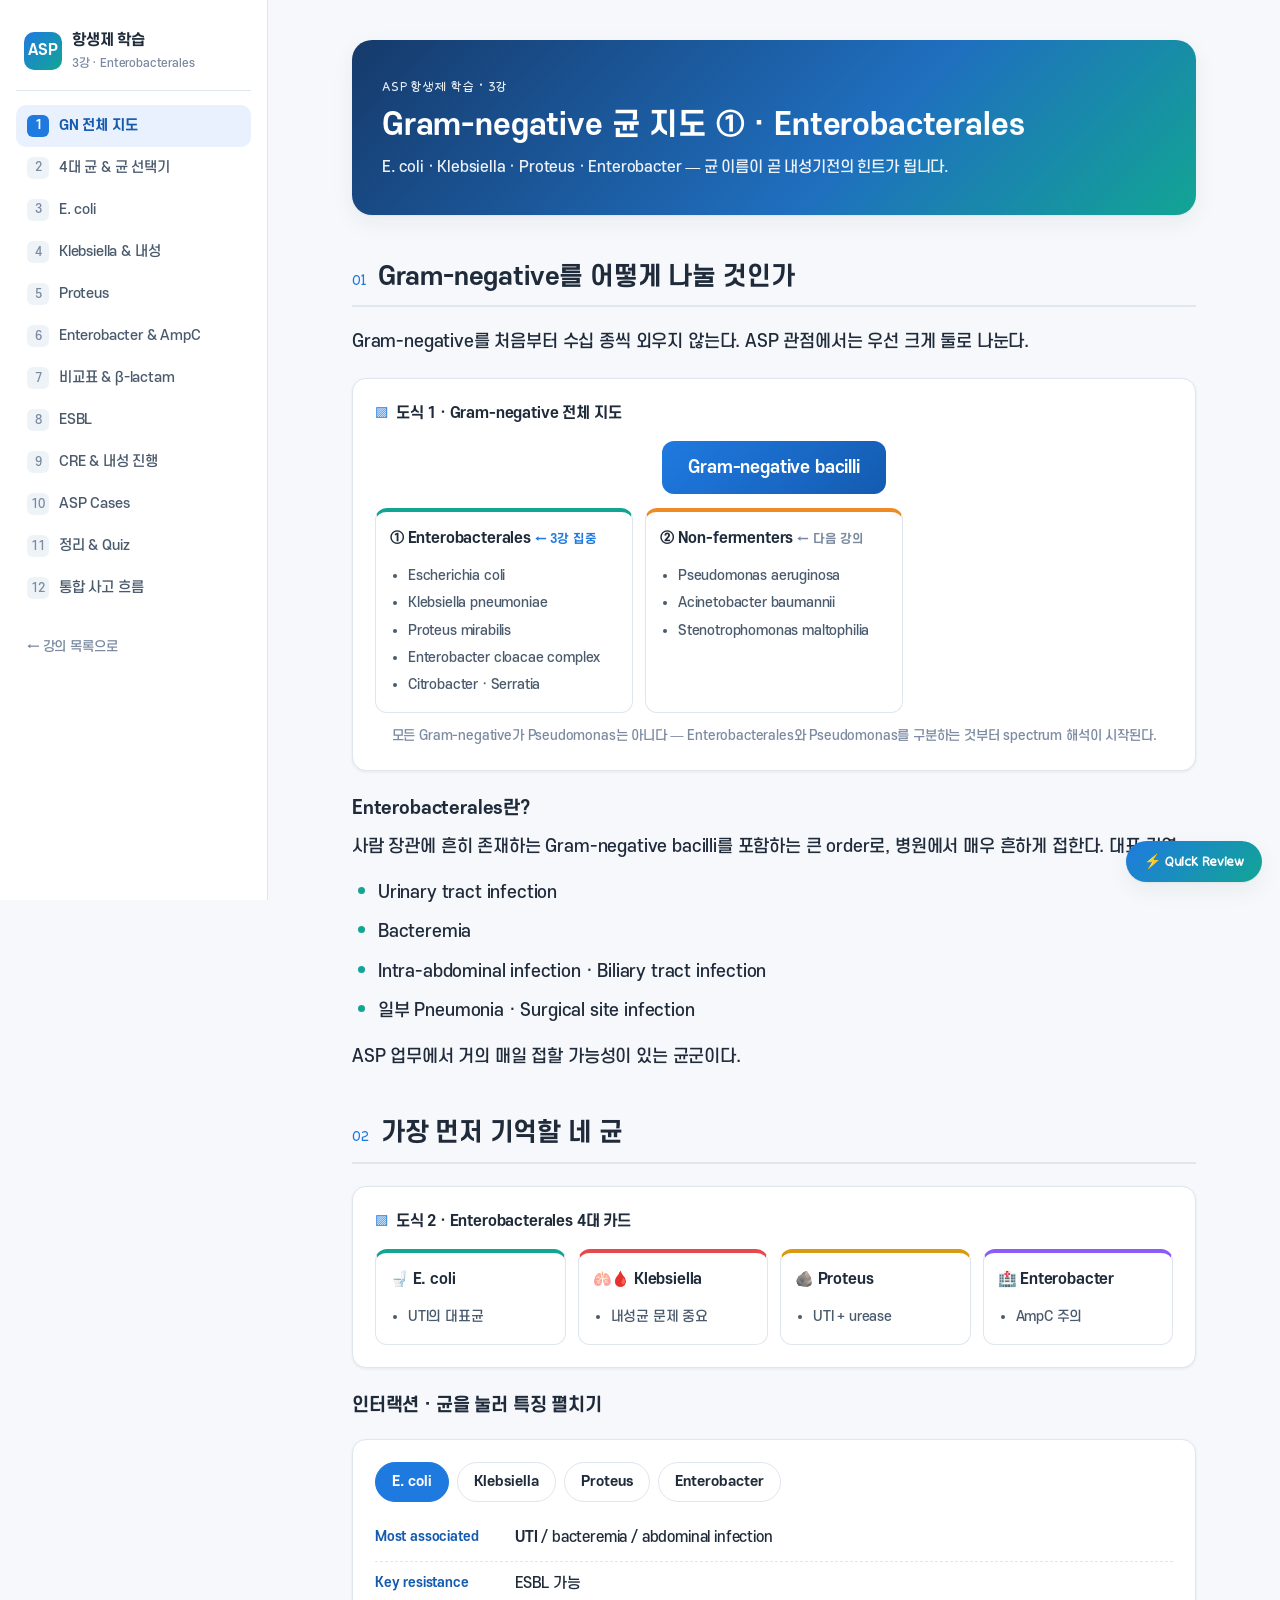
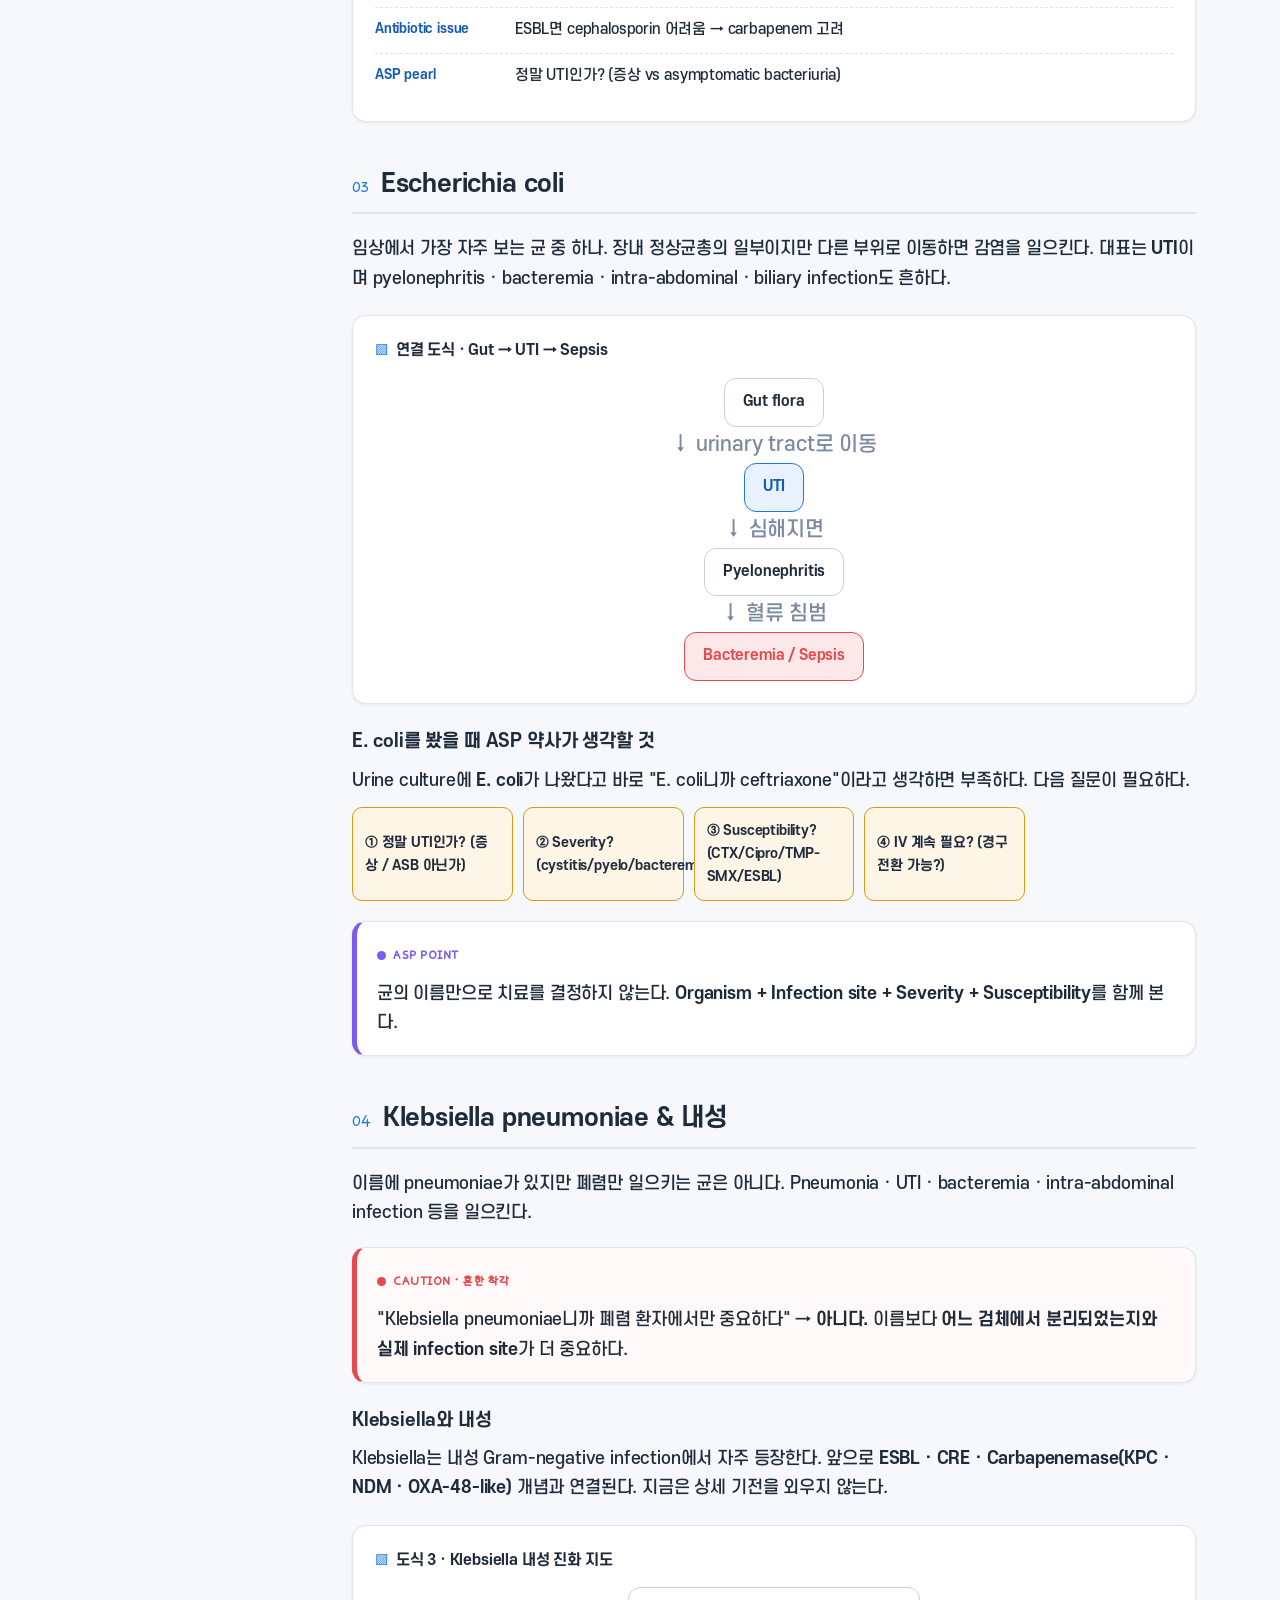
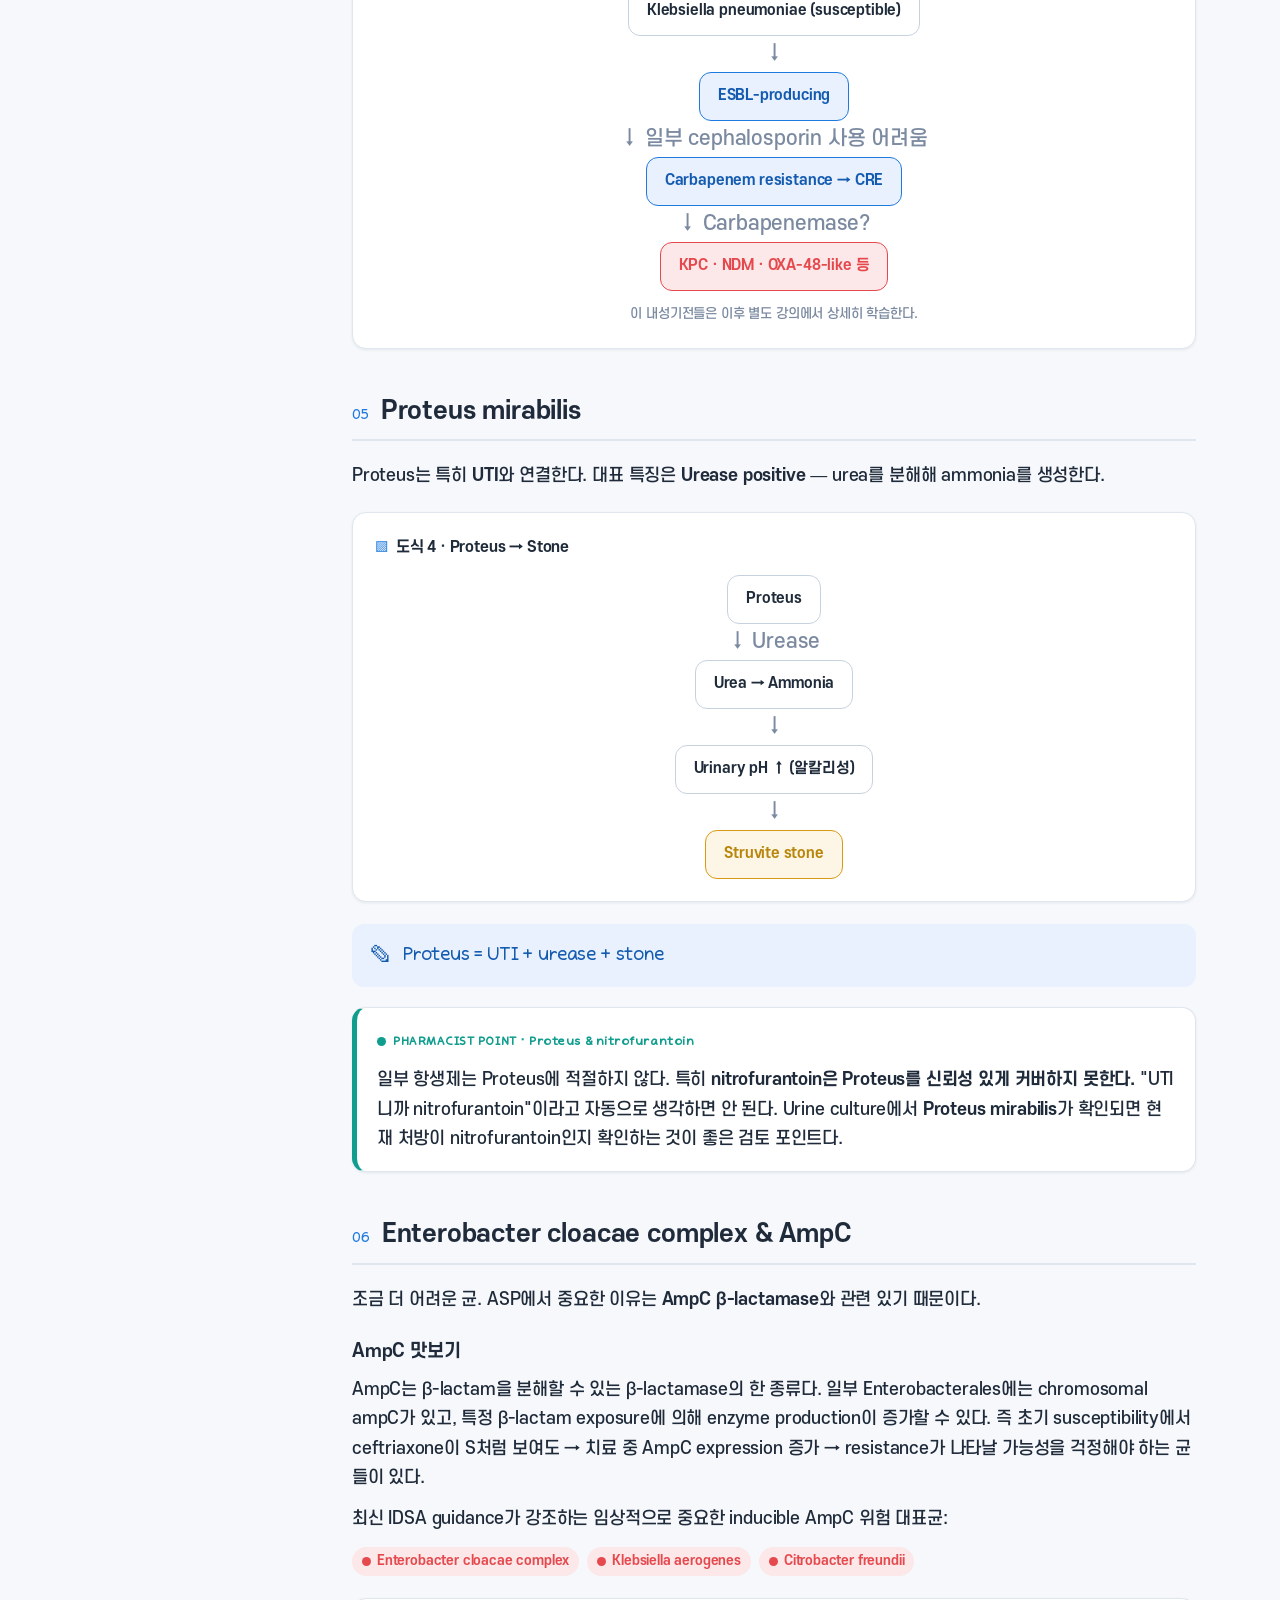
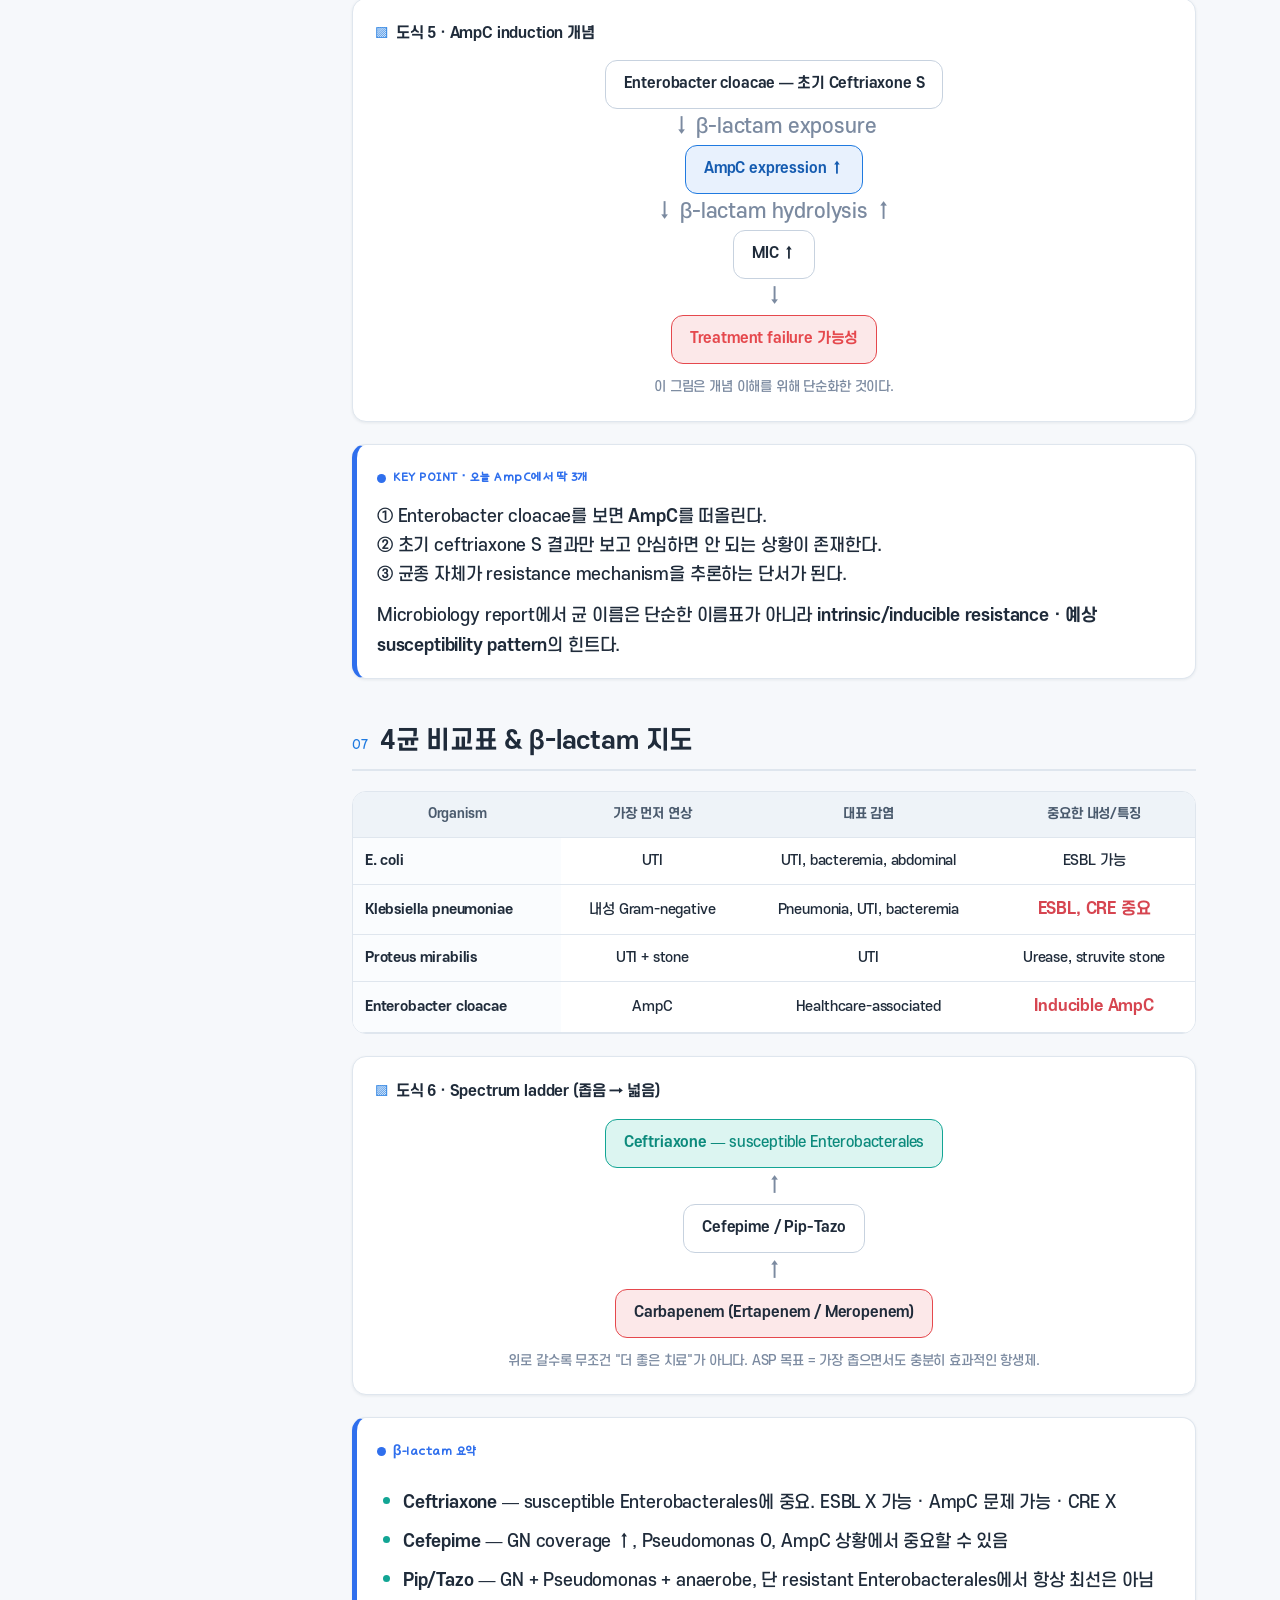
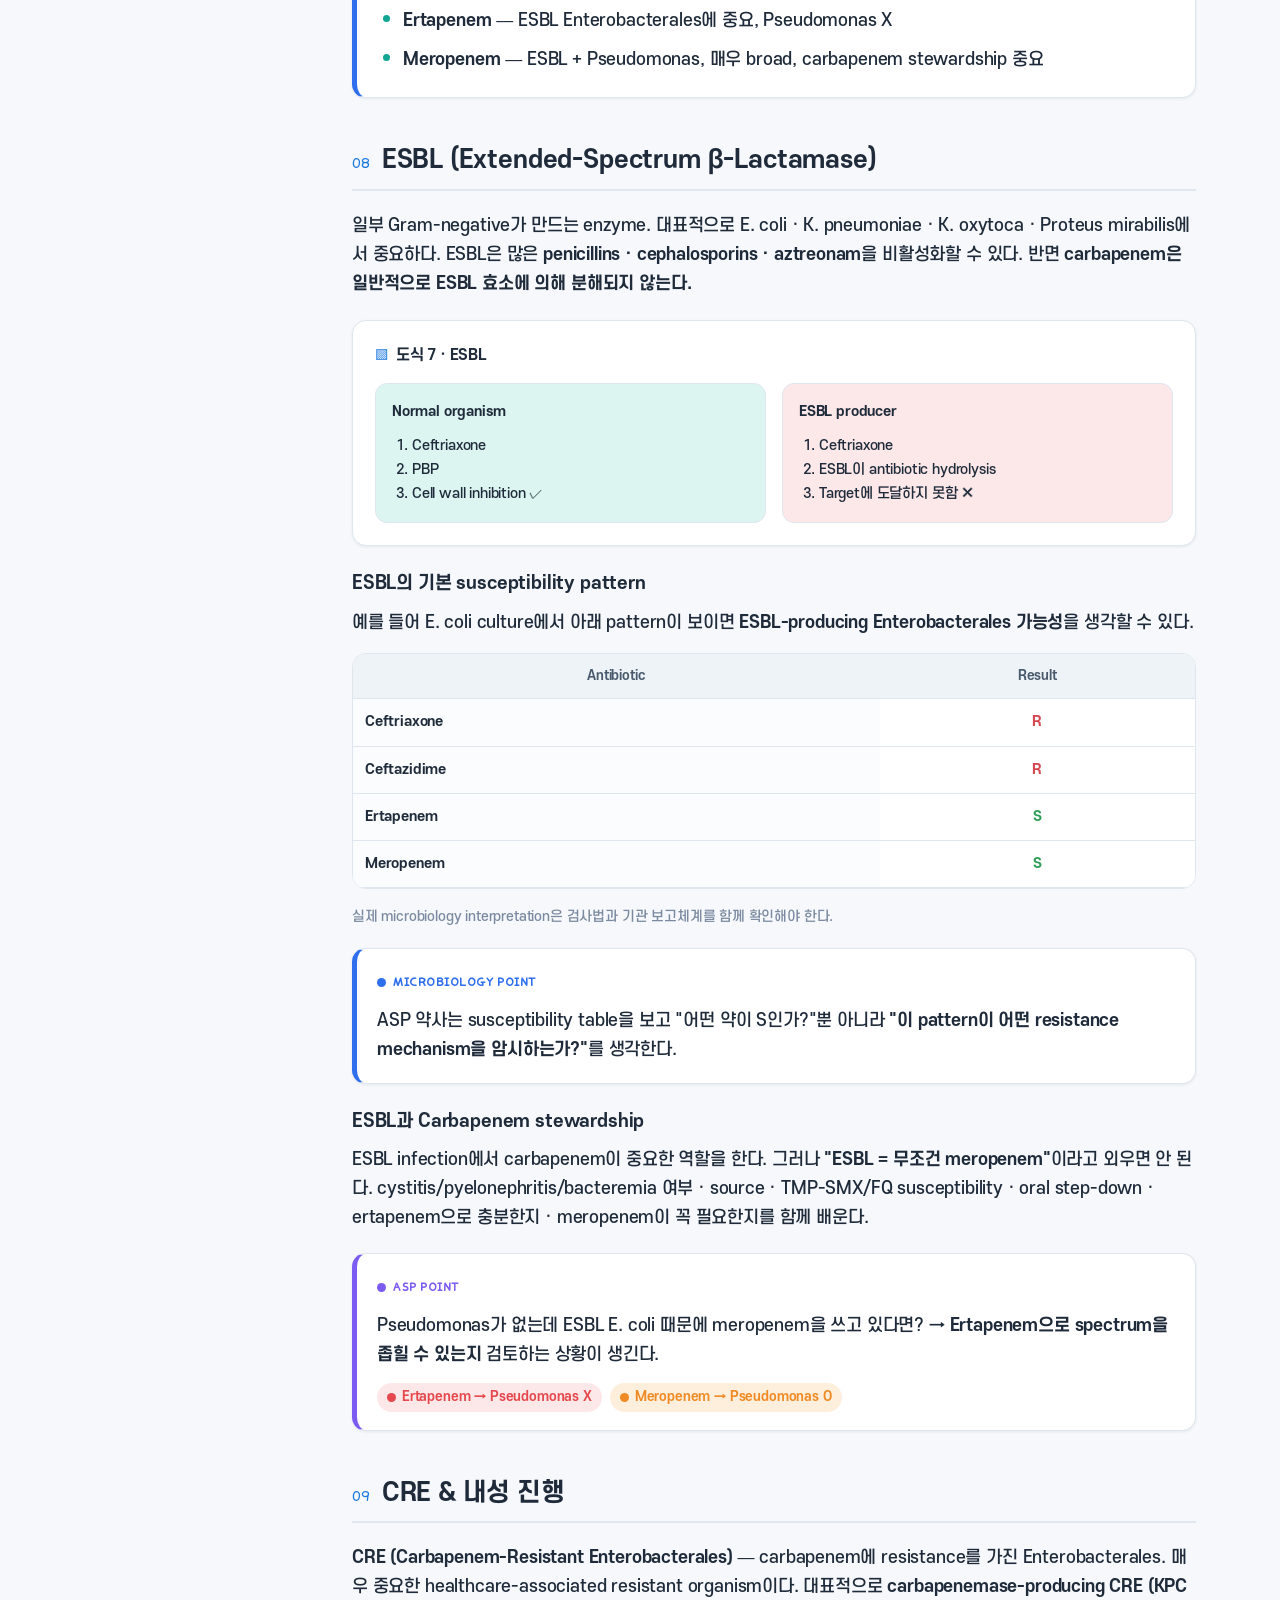
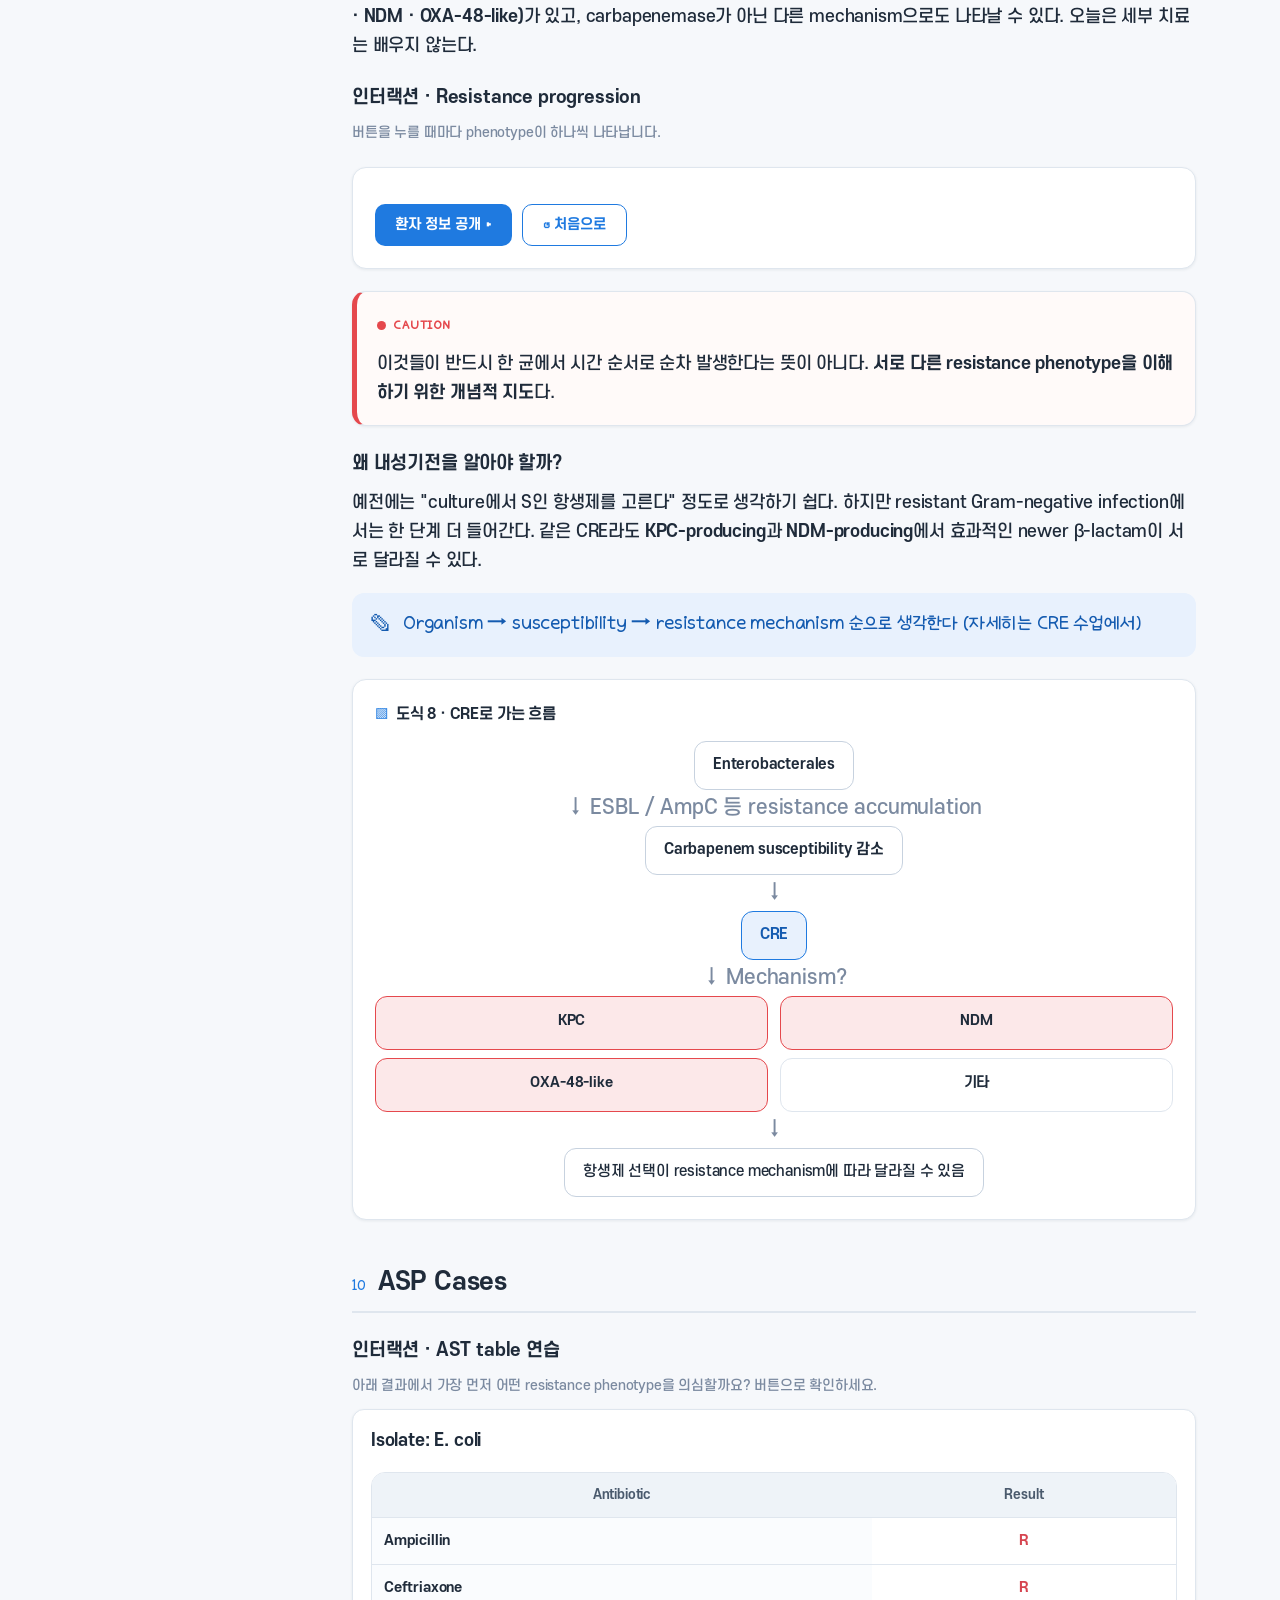
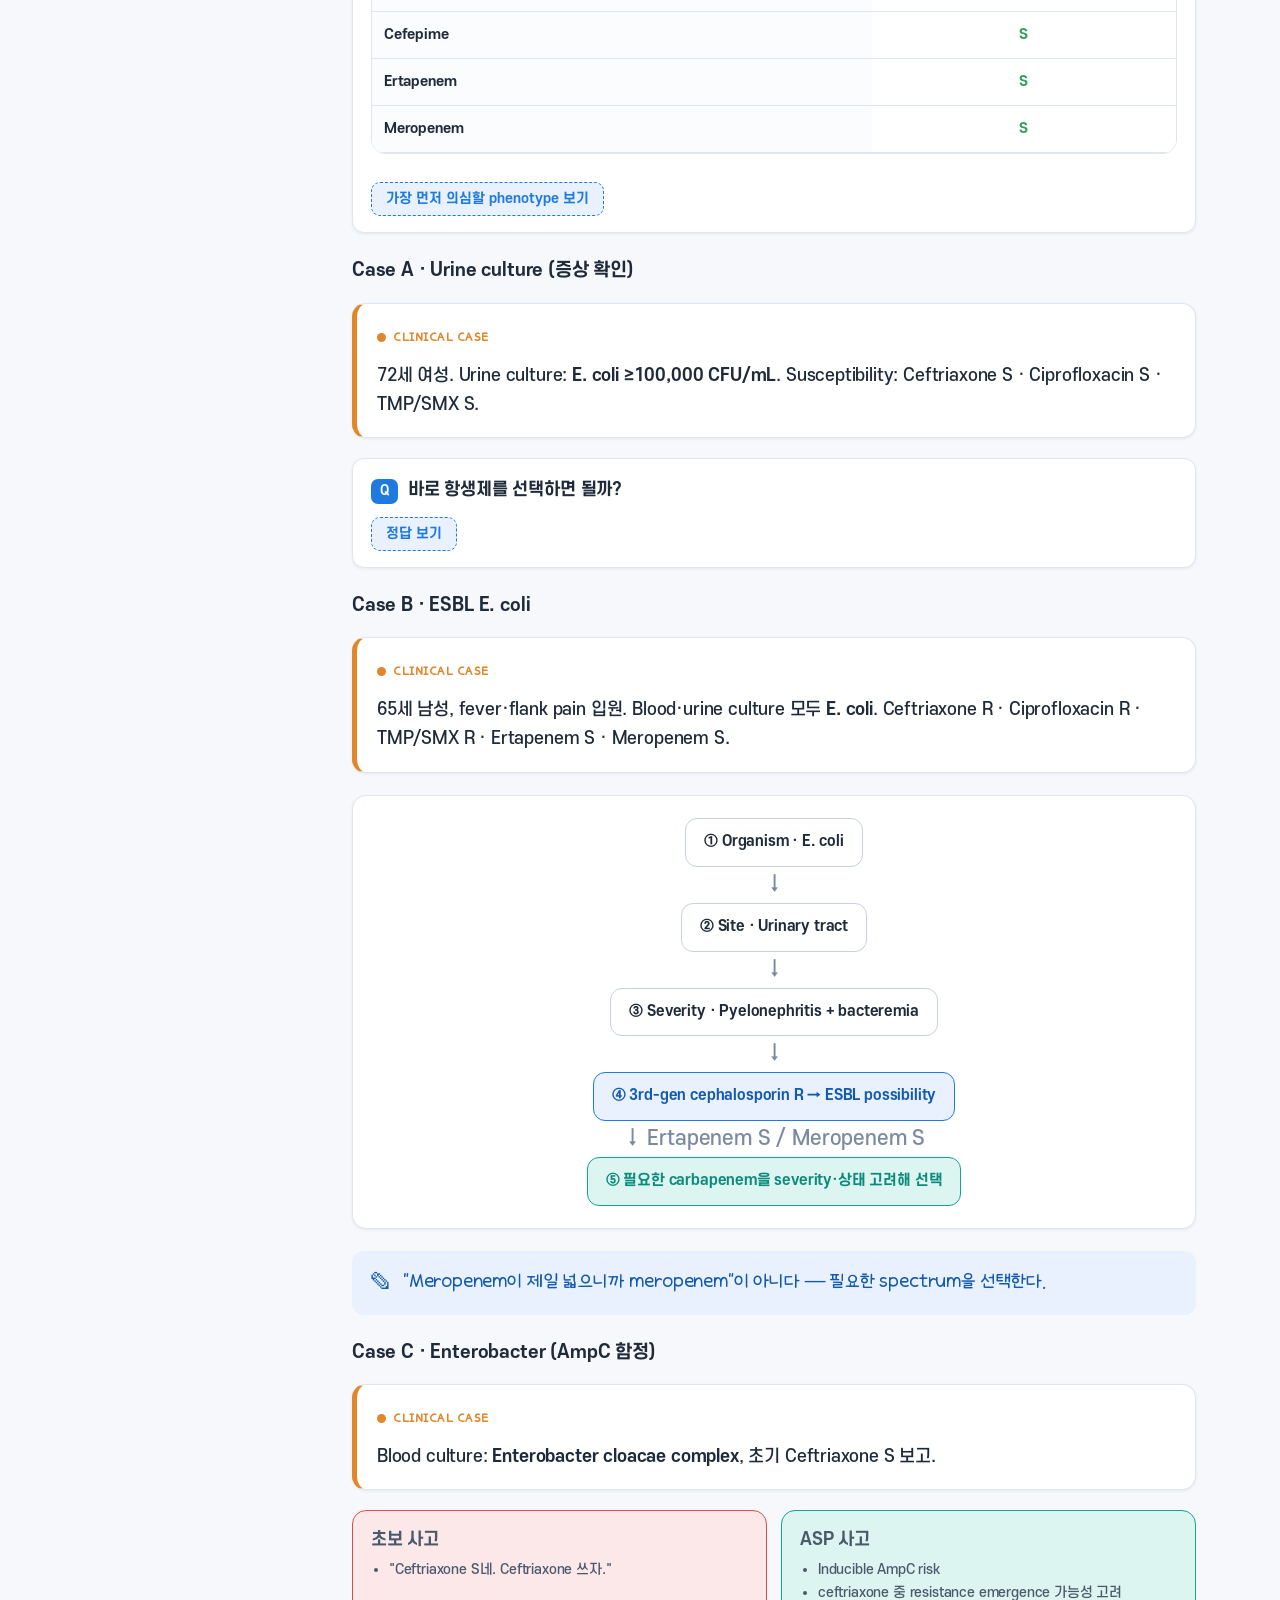
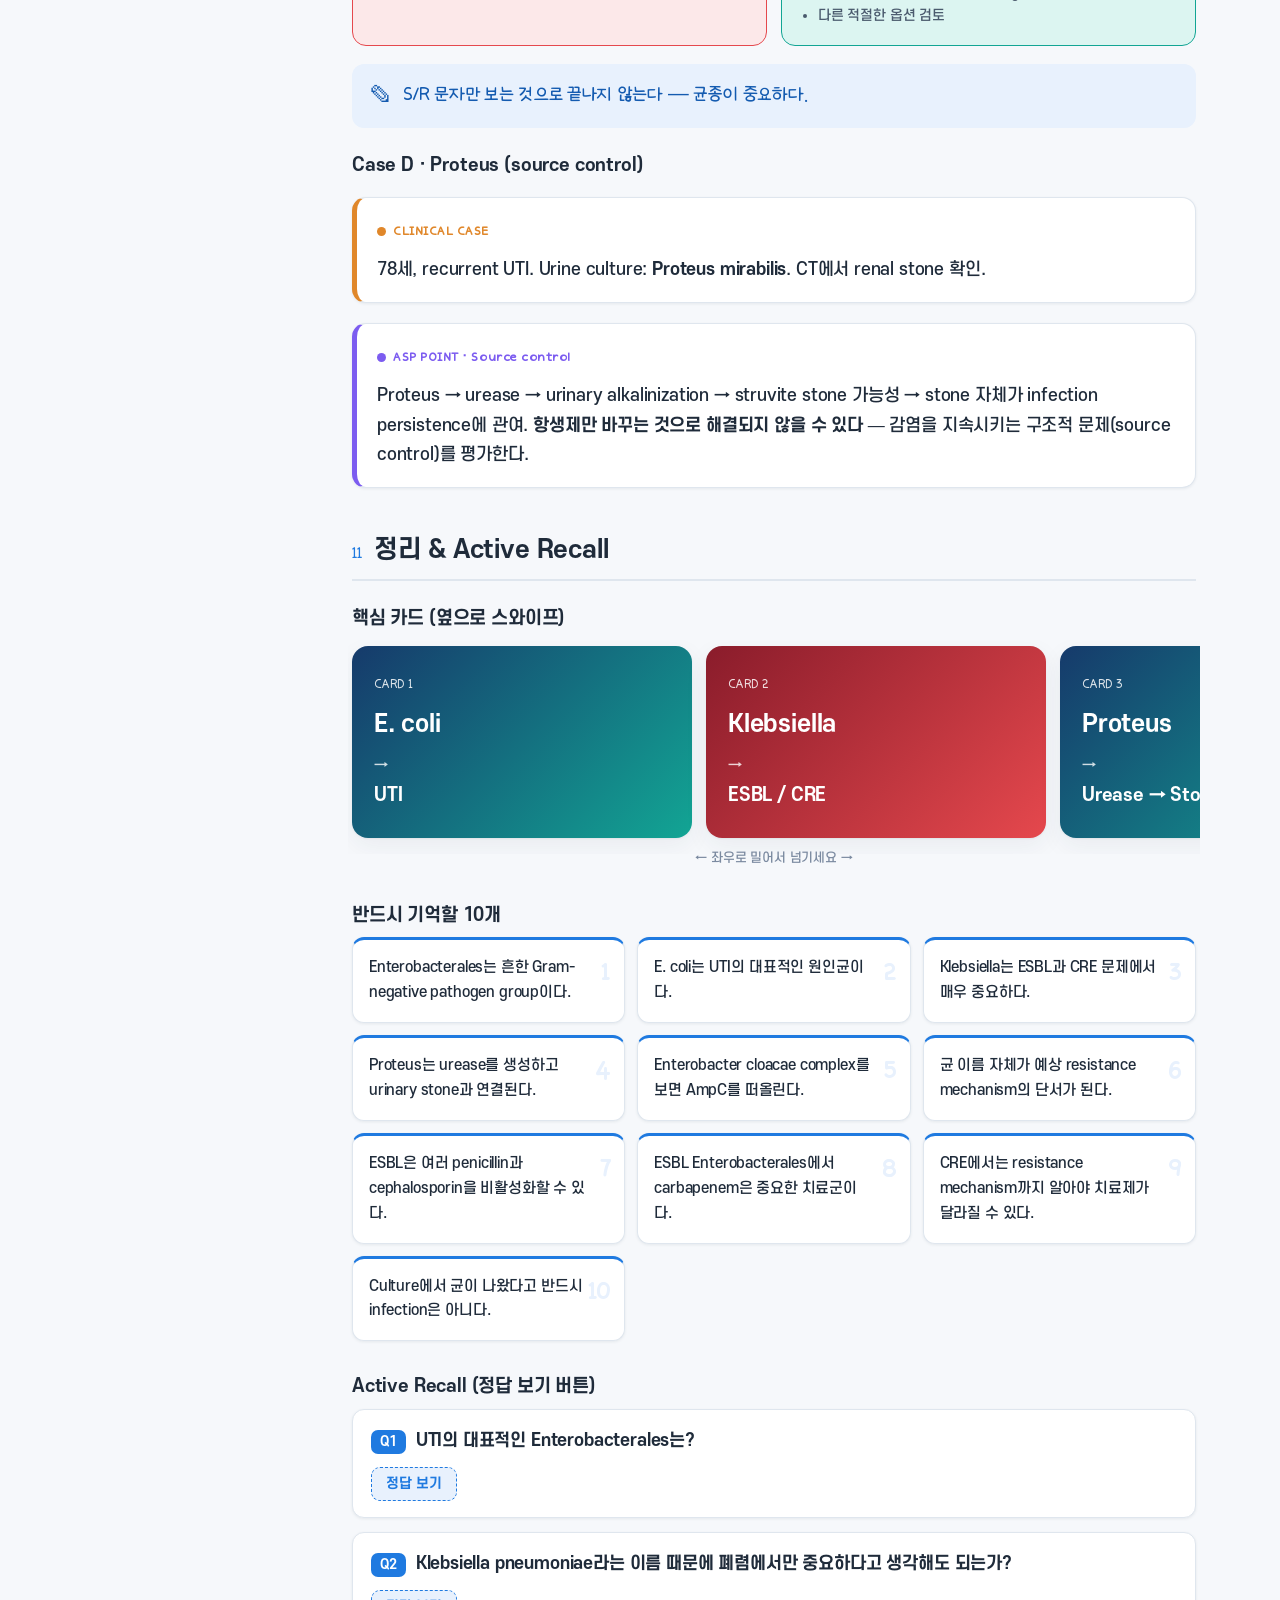
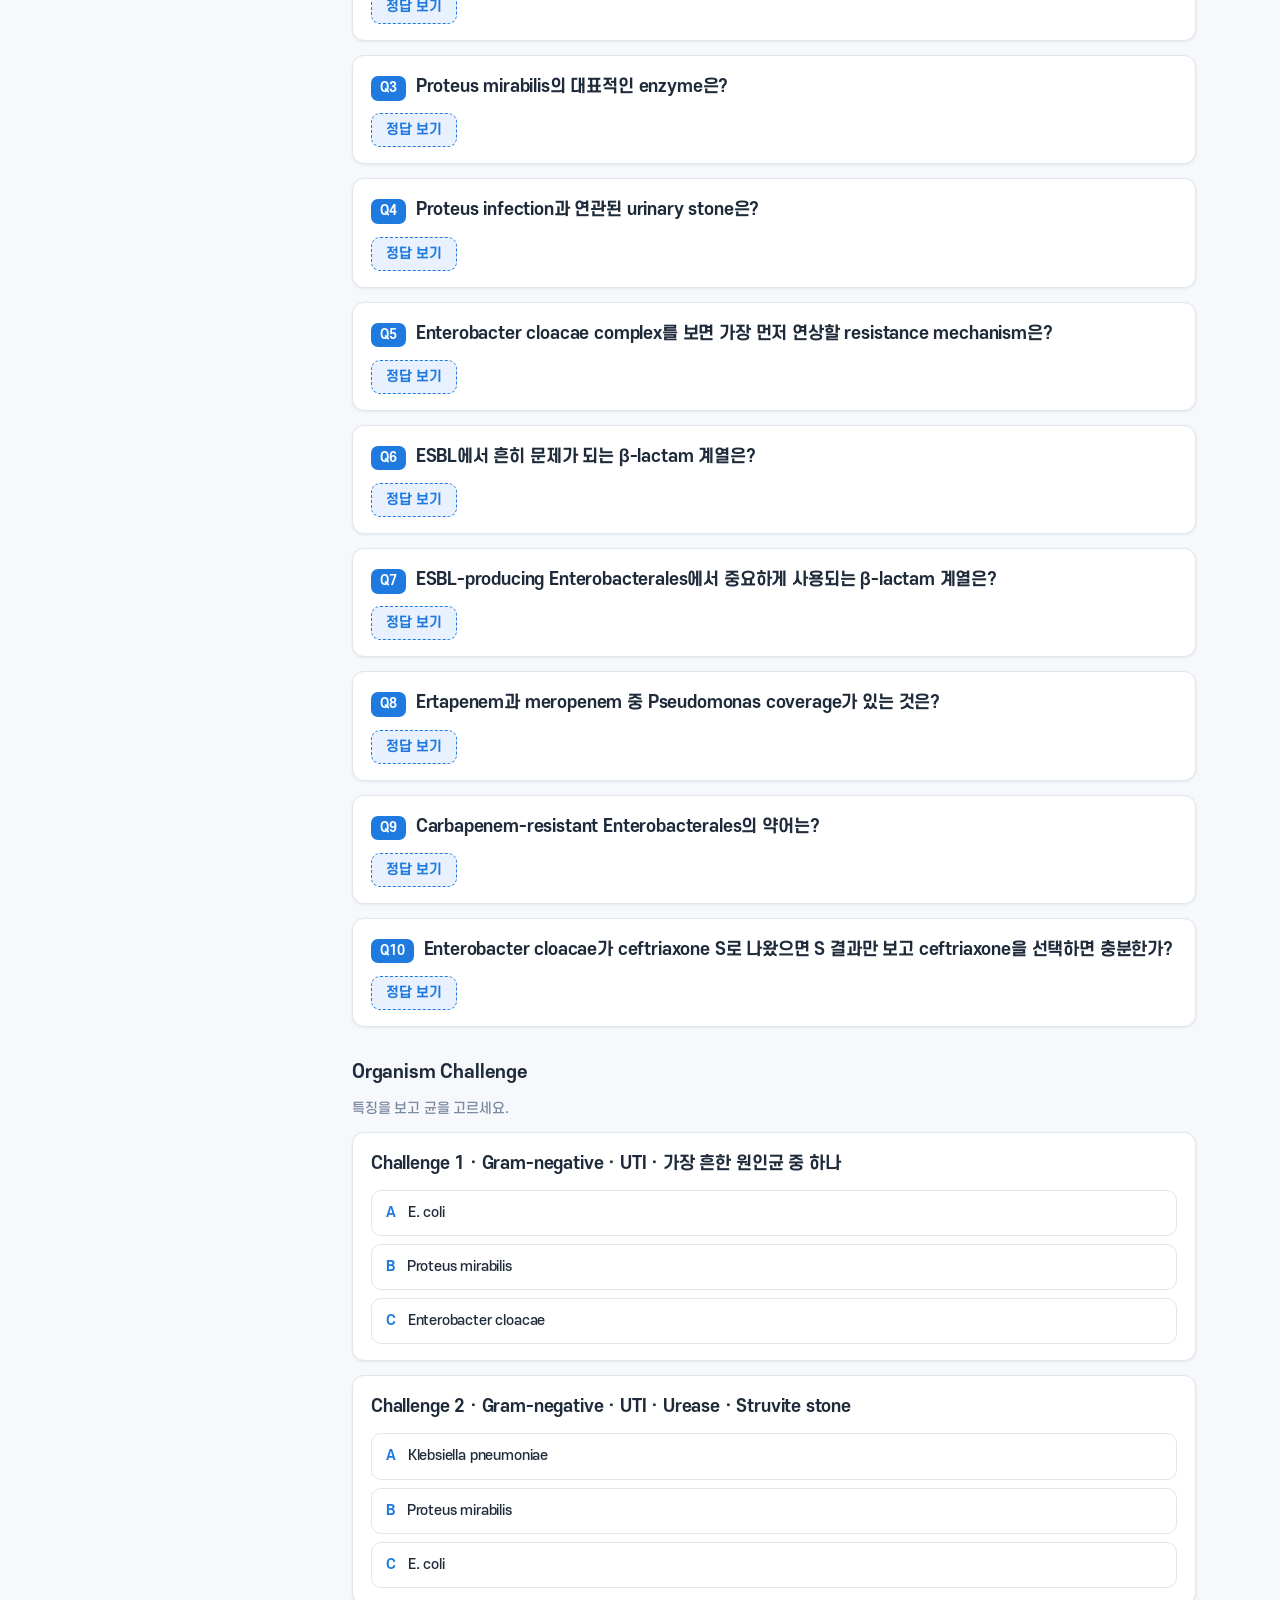
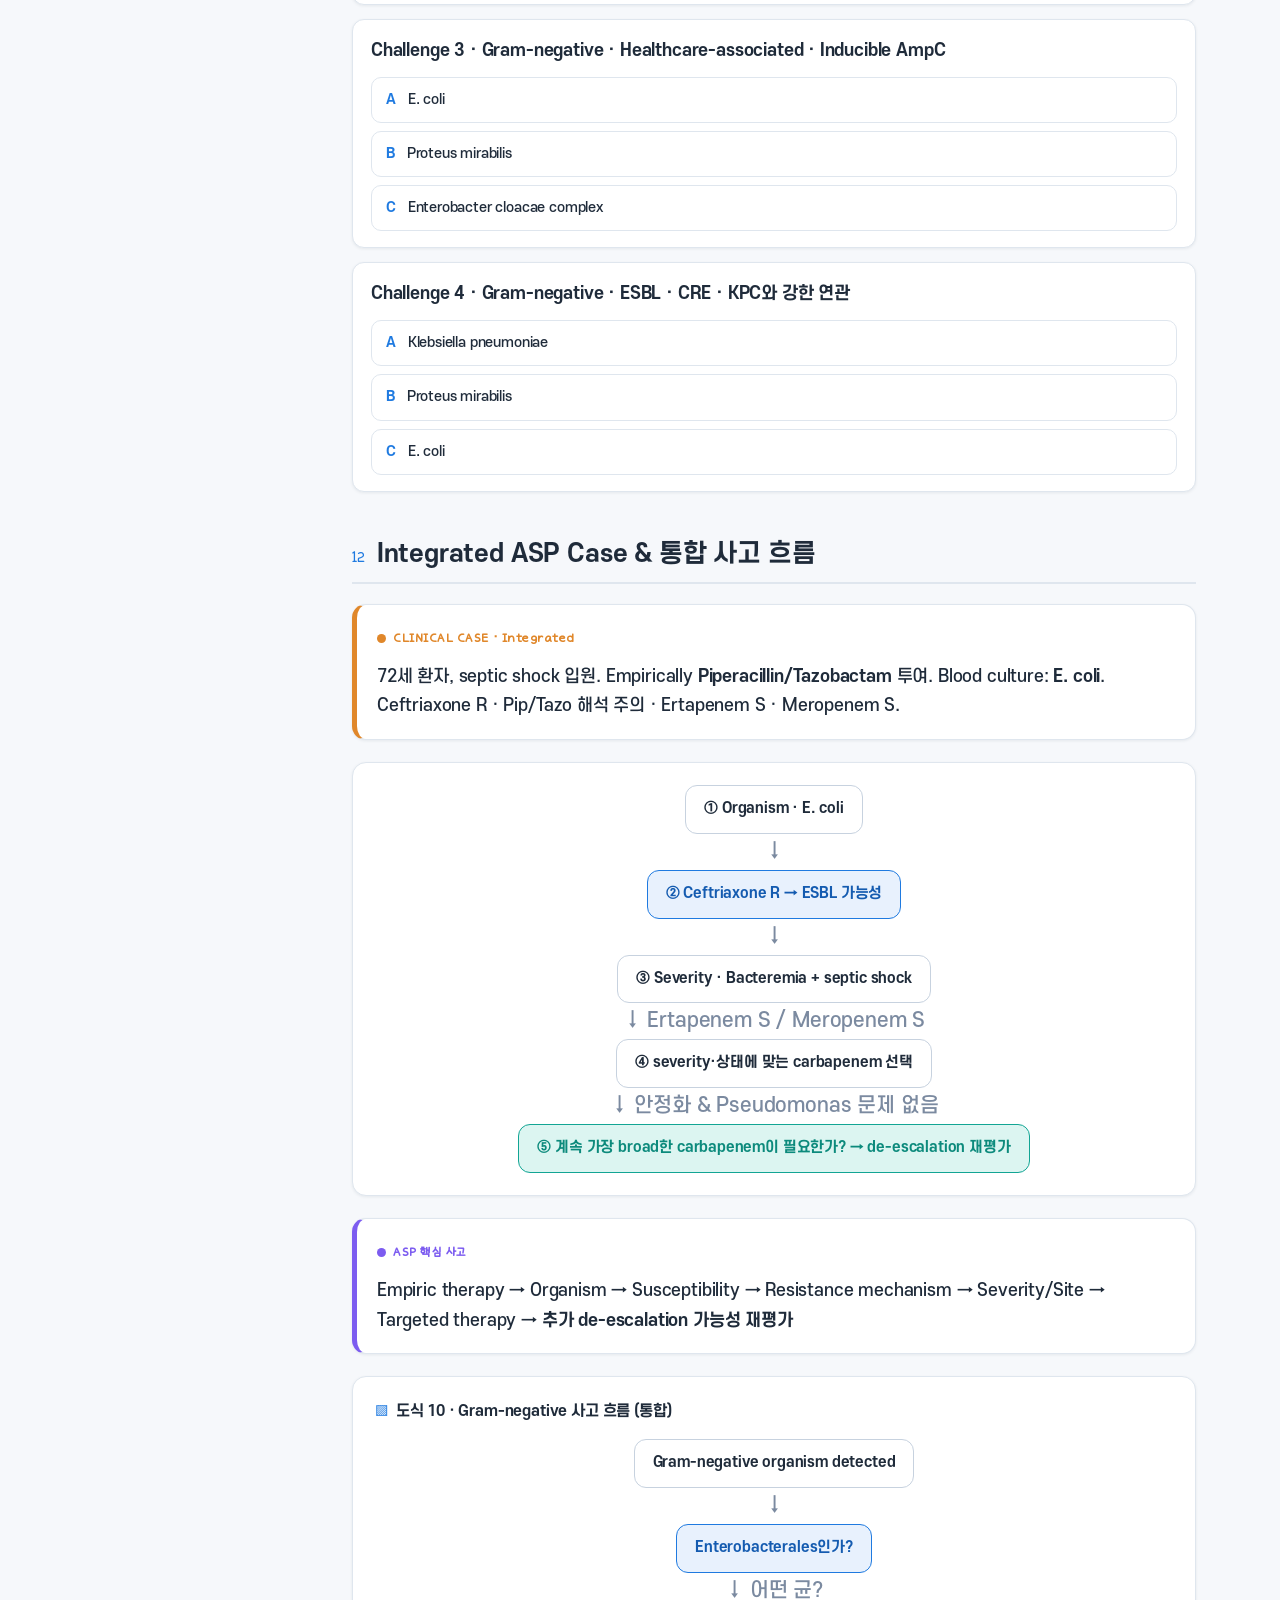
<file: lessons/lesson-03.html>
<!DOCTYPE html>
<html lang="ko">
<head>
  <meta charset="UTF-8" />
  <meta name="viewport" content="width=device-width, initial-scale=1.0" />
  <title>3강 · Gram-negative 균 지도 ①: Enterobacterales</title>
  <link rel="stylesheet" href="../assets/css/styles.css" />
</head>
<body>
  <div class="topbar">
    <button class="hamburger" aria-label="목차 열기" aria-expanded="false"><span></span></button>
    <div class="topbar__title">3강 · Enterobacterales</div>
  </div>
  <div class="scrim" aria-hidden="true"></div>

  <div class="app">
    <aside class="sidebar" aria-label="강의 목차">
      <div class="sidebar__brand">
        <div class="sidebar__logo">ASP</div>
        <div class="sidebar__title">항생제 학습
          <small>3강 · Enterobacterales</small>
        </div>
      </div>
      <nav>
        <ul class="toc">
          <li><a href="#map"><span class="num">1</span> GN 전체 지도</a></li>
          <li><a href="#four"><span class="num">2</span> 4대 균 & 균 선택기</a></li>
          <li><a href="#ecoli"><span class="num">3</span> E. coli</a></li>
          <li><a href="#kleb"><span class="num">4</span> Klebsiella & 내성</a></li>
          <li><a href="#proteus"><span class="num">5</span> Proteus</a></li>
          <li><a href="#entero"><span class="num">6</span> Enterobacter & AmpC</a></li>
          <li><a href="#table"><span class="num">7</span> 비교표 & β-lactam</a></li>
          <li><a href="#esbl"><span class="num">8</span> ESBL</a></li>
          <li><a href="#cre"><span class="num">9</span> CRE & 내성 진행</a></li>
          <li><a href="#cases"><span class="num">10</span> ASP Cases</a></li>
          <li><a href="#quiz"><span class="num">11</span> 정리 & Quiz</a></li>
          <li><a href="#tree"><span class="num">12</span> 통합 사고 흐름</a></li>
        </ul>
      </nav>
      <a class="sidebar__back" href="../index.html">← 강의 목록으로</a>
    </aside>

    <div class="content">
      <div class="wrap">

        <header class="lesson-hero">
          <div class="kicker">ASP 항생제 학습 · 3강</div>
          <h1>Gram-negative 균 지도 ① · Enterobacterales</h1>
          <p>E. coli · Klebsiella · Proteus · Enterobacter — 균 이름이 곧 내성기전의 힌트가 됩니다.</p>
        </header>

        <!-- ===== S1,2 · GN 전체 지도 ===== -->
        <section id="map" class="section">
          <h2><span class="sec-no">01</span> Gram-negative를 어떻게 나눌 것인가</h2>
          <p>Gram-negative를 처음부터 수십 종씩 외우지 않는다. ASP 관점에서는 우선 크게 둘로 나눈다.</p>

          <div class="figure">
            <div class="figure__title">도식 1 · Gram-negative 전체 지도</div>
            <div class="gpmap">
              <div class="gpmap__root">Gram-negative bacilli</div>
              <div class="gpmap__cols">
                <div class="gpmap__col strep" style="border-top-color:var(--gn);">
                  <h5>① Enterobacterales <span style="font-size:12px;color:var(--brand);">← 3강 집중</span></h5>
                  <ul>
                    <li>Escherichia coli</li>
                    <li>Klebsiella pneumoniae</li>
                    <li>Proteus mirabilis</li>
                    <li>Enterobacter cloacae complex</li>
                    <li>Citrobacter · Serratia</li>
                  </ul>
                </div>
                <div class="gpmap__col entero" style="border-top-color:var(--pseudo);">
                  <h5>② Non-fermenters <span style="font-size:12px;color:var(--ink-faint);">← 다음 강의</span></h5>
                  <ul>
                    <li>Pseudomonas aeruginosa</li>
                    <li>Acinetobacter baumannii</li>
                    <li>Stenotrophomonas maltophilia</li>
                  </ul>
                </div>
              </div>
            </div>
            <div class="figure__cap">모든 Gram-negative가 Pseudomonas는 아니다 — Enterobacterales와 Pseudomonas를 구분하는 것부터 spectrum 해석이 시작된다.</div>
          </div>

          <h3>Enterobacterales란?</h3>
          <p>사람 장관에 흔히 존재하는 Gram-negative bacilli를 포함하는 큰 order로, 병원에서 매우 흔하게 접한다. 대표 감염:</p>
          <ul class="clean">
            <li>Urinary tract infection</li>
            <li>Bacteremia</li>
            <li>Intra-abdominal infection · Biliary tract infection</li>
            <li>일부 Pneumonia · Surgical site infection</li>
          </ul>
          <p>ASP 업무에서 거의 매일 접할 가능성이 있는 균군이다.</p>
        </section>

        <!-- ===== S3 · 4대 균 + 균 선택기 ===== -->
        <section id="four" class="section">
          <h2><span class="sec-no">02</span> 가장 먼저 기억할 네 균</h2>

          <div class="figure">
            <div class="figure__title">도식 2 · Enterobacterales 4대 카드</div>
            <div class="gpmap__cols" style="grid-template-columns:repeat(4,1fr);">
              <div class="gpmap__col strep" style="border-top-color:var(--gn);"><h5>🚽 E. coli</h5><ul><li>UTI의 대표균</li></ul></div>
              <div class="gpmap__col strep" style="border-top-color:var(--resist);"><h5>🫁🩸 Klebsiella</h5><ul><li>내성균 문제 중요</li></ul></div>
              <div class="gpmap__col strep" style="border-top-color:#d99a12;"><h5>🪨 Proteus</h5><ul><li>UTI + urease</li></ul></div>
              <div class="gpmap__col strep" style="border-top-color:var(--anaerobe);"><h5>🏥 Enterobacter</h5><ul><li>AmpC 주의</li></ul></div>
            </div>
          </div>

          <h3>인터랙션 · 균을 눌러 특징 펼치기</h3>
          <div class="figure" data-selector>
            <div class="orgselect">
              <div class="orgselect__btns">
                <button class="sel-btn" data-target="ecoli">E. coli</button>
                <button class="sel-btn" data-target="kleb">Klebsiella</button>
                <button class="sel-btn" data-target="proteus">Proteus</button>
                <button class="sel-btn" data-target="entero">Enterobacter</button>
              </div>
              <div class="sel-panel" data-panel="ecoli">
                <div class="rowline"><div class="k">Most associated</div><div class="v"><b>UTI</b> / bacteremia / abdominal infection</div></div>
                <div class="rowline"><div class="k">Key resistance</div><div class="v">ESBL 가능</div></div>
                <div class="rowline"><div class="k">Antibiotic issue</div><div class="v">ESBL면 cephalosporin 어려움 → carbapenem 고려</div></div>
                <div class="rowline"><div class="k">ASP pearl</div><div class="v">정말 UTI인가? (증상 vs asymptomatic bacteriuria)</div></div>
              </div>
              <div class="sel-panel" data-panel="kleb">
                <div class="rowline"><div class="k">Most associated</div><div class="v">Pneumonia / UTI / bacteremia</div></div>
                <div class="rowline"><div class="k">Key resistance</div><div class="v"><b>ESBL · CRE</b> 매우 중요</div></div>
                <div class="rowline"><div class="k">Antibiotic issue</div><div class="v">carbapenemase(KPC/NDM/OXA-48) 연관</div></div>
                <div class="rowline"><div class="k">ASP pearl</div><div class="v">이름의 pneumoniae ≠ 폐렴 전용 — 검체·부위가 더 중요</div></div>
              </div>
              <div class="sel-panel" data-panel="proteus">
                <div class="rowline"><div class="k">Most associated</div><div class="v">UTI</div></div>
                <div class="rowline"><div class="k">Key feature</div><div class="v"><b>Urease (+)</b> → struvite stone</div></div>
                <div class="rowline"><div class="k">Antibiotic issue</div><div class="v">nitrofurantoin 신뢰성 있게 커버 못 함</div></div>
                <div class="rowline"><div class="k">ASP pearl</div><div class="v">stone 있으면 source control 필요할 수 있음</div></div>
              </div>
              <div class="sel-panel" data-panel="entero">
                <div class="rowline"><div class="k">Most associated</div><div class="v">Healthcare-associated infection</div></div>
                <div class="rowline"><div class="k">Key resistance</div><div class="v"><b>Inducible AmpC</b></div></div>
                <div class="rowline"><div class="k">Antibiotic issue</div><div class="v">ceftriaxone S여도 치료 중 resistance emergence 가능</div></div>
                <div class="rowline"><div class="k">ASP pearl</div><div class="v">S/R 문자만 보지 말고 균종을 본다</div></div>
              </div>
            </div>
          </div>
        </section>

        <!-- ===== S4,5 · E. coli ===== -->
        <section id="ecoli" class="section">
          <h2><span class="sec-no">03</span> Escherichia coli</h2>
          <p>임상에서 가장 자주 보는 균 중 하나. 장내 정상균총의 일부이지만 다른 부위로 이동하면 감염을 일으킨다.
            대표는 <b>UTI</b>이며 pyelonephritis · bacteremia · intra-abdominal · biliary infection도 흔하다.</p>

          <div class="figure">
            <div class="figure__title">연결 도식 · Gut → UTI → Sepsis</div>
            <div class="vflow">
              <div class="vflow__box">Gut flora</div>
              <div class="vflow__arrow">↓ urinary tract로 이동</div>
              <div class="vflow__box q">UTI</div>
              <div class="vflow__arrow">↓ 심해지면</div>
              <div class="vflow__box">Pyelonephritis</div>
              <div class="vflow__arrow">↓ 혈류 침범</div>
              <div class="vflow__box" style="background:var(--resist-soft);border-color:var(--resist);color:var(--resist);">Bacteremia / Sepsis</div>
            </div>
          </div>

          <h3>E. coli를 봤을 때 ASP 약사가 생각할 것</h3>
          <p>Urine culture에 <b>E. coli</b>가 나왔다고 바로 "E. coli니까 ceftriaxone"이라고 생각하면 부족하다. 다음 질문이 필요하다.</p>
          <div class="orggrid">
            <div class="orgcell cov-partial" style="opacity:1;"><span>① 정말 UTI인가? (증상 / ASB 아닌가)</span></div>
            <div class="orgcell cov-partial" style="opacity:1;"><span>② Severity? (cystitis/pyelo/bacteremia)</span></div>
            <div class="orgcell cov-partial" style="opacity:1;"><span>③ Susceptibility? (CTX/Cipro/TMP-SMX/ESBL)</span></div>
            <div class="orgcell cov-partial" style="opacity:1;"><span>④ IV 계속 필요? (경구 전환 가능?)</span></div>
          </div>

          <div class="card card--asp">
            <div class="card__label"><span class="dot"></span>ASP POINT</div>
            <p>균의 이름만으로 치료를 결정하지 않는다. <b>Organism + Infection site + Severity + Susceptibility</b>를 함께 본다.</p>
          </div>
        </section>

        <!-- ===== S6,7 · Klebsiella ===== -->
        <section id="kleb" class="section">
          <h2><span class="sec-no">04</span> Klebsiella pneumoniae &amp; 내성</h2>
          <p>이름에 pneumoniae가 있지만 폐렴만 일으키는 균은 아니다. Pneumonia · UTI · bacteremia · intra-abdominal infection 등을 일으킨다.</p>

          <div class="card card--caution">
            <div class="card__label"><span class="dot"></span>CAUTION · 흔한 착각</div>
            <p>"Klebsiella pneumoniae니까 폐렴 환자에서만 중요하다" → <b>아니다.</b> 이름보다 <b>어느 검체에서 분리되었는지와 실제 infection site</b>가 더 중요하다.</p>
          </div>

          <h3>Klebsiella와 내성</h3>
          <p>Klebsiella는 내성 Gram-negative infection에서 자주 등장한다. 앞으로 <b>ESBL · CRE · Carbapenemase(KPC · NDM · OXA-48-like)</b> 개념과 연결된다. 지금은 상세 기전을 외우지 않는다.</p>

          <div class="figure">
            <div class="figure__title">도식 3 · Klebsiella 내성 진화 지도</div>
            <div class="vflow">
              <div class="vflow__box">Klebsiella pneumoniae (susceptible)</div>
              <div class="vflow__arrow">↓</div>
              <div class="vflow__box q">ESBL-producing</div>
              <div class="vflow__arrow">↓ 일부 cephalosporin 사용 어려움</div>
              <div class="vflow__box q">Carbapenem resistance → CRE</div>
              <div class="vflow__arrow">↓ Carbapenemase?</div>
              <div class="vflow__box" style="background:var(--resist-soft);border-color:var(--resist);color:var(--resist);">KPC · NDM · OXA-48-like 등</div>
            </div>
            <div class="figure__cap">이 내성기전들은 이후 별도 강의에서 상세히 학습한다.</div>
          </div>
        </section>

        <!-- ===== S8,9 · Proteus ===== -->
        <section id="proteus" class="section">
          <h2><span class="sec-no">05</span> Proteus mirabilis</h2>
          <p>Proteus는 특히 <b>UTI</b>와 연결한다. 대표 특징은 <b>Urease positive</b> — urea를 분해해 ammonia를 생성한다.</p>

          <div class="figure">
            <div class="figure__title">도식 4 · Proteus → Stone</div>
            <div class="vflow">
              <div class="vflow__box">Proteus</div>
              <div class="vflow__arrow">↓ Urease</div>
              <div class="vflow__box">Urea → Ammonia</div>
              <div class="vflow__arrow">↓</div>
              <div class="vflow__box">Urinary pH ↑ (알칼리성)</div>
              <div class="vflow__arrow">↓</div>
              <div class="vflow__box" style="background:#fdf6e7;border-color:#d99a12;color:#b8860b;">Struvite stone</div>
            </div>
          </div>
          <div class="oneline">Proteus = UTI + urease + stone</div>

          <div class="card card--pharm">
            <div class="card__label"><span class="dot"></span>PHARMACIST POINT · Proteus & nitrofurantoin</div>
            <p>일부 항생제는 Proteus에 적절하지 않다. 특히 <b>nitrofurantoin은 Proteus를 신뢰성 있게 커버하지 못한다.</b>
              "UTI니까 nitrofurantoin"이라고 자동으로 생각하면 안 된다. Urine culture에서 <b>Proteus mirabilis</b>가 확인되면 현재 처방이 nitrofurantoin인지 확인하는 것이 좋은 검토 포인트다.</p>
          </div>
        </section>

        <!-- ===== S10,11,12 · Enterobacter & AmpC ===== -->
        <section id="entero" class="section">
          <h2><span class="sec-no">06</span> Enterobacter cloacae complex &amp; AmpC</h2>
          <p>조금 더 어려운 균. ASP에서 중요한 이유는 <b>AmpC β-lactamase</b>와 관련 있기 때문이다.</p>

          <h3>AmpC 맛보기</h3>
          <p>AmpC는 β-lactam을 분해할 수 있는 β-lactamase의 한 종류다. 일부 Enterobacterales에는 chromosomal ampC가 있고, 특정 β-lactam exposure에 의해 enzyme production이 증가할 수 있다.
            즉 초기 susceptibility에서 ceftriaxone이 S처럼 보여도 → 치료 중 AmpC expression 증가 → resistance가 나타날 가능성을 걱정해야 하는 균들이 있다.</p>
          <p>최신 IDSA guidance가 강조하는 임상적으로 중요한 inducible AmpC 위험 대표균:</p>
          <div class="legend">
            <span class="chip chip--resist"><span class="sw"></span>Enterobacter cloacae complex</span>
            <span class="chip chip--resist"><span class="sw"></span>Klebsiella aerogenes</span>
            <span class="chip chip--resist"><span class="sw"></span>Citrobacter freundii</span>
          </div>

          <div class="figure">
            <div class="figure__title">도식 5 · AmpC induction 개념</div>
            <div class="vflow">
              <div class="vflow__box">Enterobacter cloacae — 초기 Ceftriaxone S</div>
              <div class="vflow__arrow">↓ β-lactam exposure</div>
              <div class="vflow__box q">AmpC expression ↑</div>
              <div class="vflow__arrow">↓ β-lactam hydrolysis ↑</div>
              <div class="vflow__box">MIC ↑</div>
              <div class="vflow__arrow">↓</div>
              <div class="vflow__box" style="background:var(--resist-soft);border-color:var(--resist);color:var(--resist);">Treatment failure 가능성</div>
            </div>
            <div class="figure__cap">이 그림은 개념 이해를 위해 단순화한 것이다.</div>
          </div>

          <div class="card card--key">
            <div class="card__label"><span class="dot"></span>KEY POINT · 오늘 AmpC에서 딱 3개</div>
            <p>① Enterobacter cloacae를 보면 <b>AmpC</b>를 떠올린다.<br/>
              ② 초기 ceftriaxone S 결과만 보고 안심하면 안 되는 상황이 존재한다.<br/>
              ③ 균종 자체가 resistance mechanism을 추론하는 단서가 된다.</p>
            <p style="margin-bottom:0;">Microbiology report에서 균 이름은 단순한 이름표가 아니라 <b>intrinsic/inducible resistance · 예상 susceptibility pattern</b>의 힌트다.</p>
          </div>
        </section>

        <!-- ===== S13,14,25 · 비교표 & β-lactam ===== -->
        <section id="table" class="section">
          <h2><span class="sec-no">07</span> 4균 비교표 &amp; β-lactam 지도</h2>

          <div class="table-scroll">
            <table class="data">
              <thead><tr><th>Organism</th><th>가장 먼저 연상</th><th>대표 감염</th><th>중요한 내성/특징</th></tr></thead>
              <tbody>
                <tr><th>E. coli</th><td>UTI</td><td>UTI, bacteremia, abdominal</td><td>ESBL 가능</td></tr>
                <tr><th>Klebsiella pneumoniae</th><td>내성 Gram-negative</td><td>Pneumonia, UTI, bacteremia</td><td class="cov cov-no-c">ESBL, CRE 중요</td></tr>
                <tr><th>Proteus mirabilis</th><td>UTI + stone</td><td>UTI</td><td>Urease, struvite stone</td></tr>
                <tr><th>Enterobacter cloacae</th><td>AmpC</td><td>Healthcare-associated</td><td class="cov cov-no-c">Inducible AmpC</td></tr>
              </tbody>
            </table>
          </div>

          <div class="figure">
            <div class="figure__title">도식 6 · Spectrum ladder (좁음 → 넓음)</div>
            <div class="vflow">
              <div class="vflow__box" style="background:var(--gn-soft);border-color:var(--gn);color:#0c8a7c;">Ceftriaxone <span style="font-weight:500;">— susceptible Enterobacterales</span></div>
              <div class="vflow__arrow">↑</div>
              <div class="vflow__box">Cefepime / Pip-Tazo</div>
              <div class="vflow__arrow">↑</div>
              <div class="vflow__box" style="background:var(--resist-soft);border-color:var(--resist);">Carbapenem (Ertapenem / Meropenem)</div>
            </div>
            <div class="figure__cap">위로 갈수록 무조건 "더 좋은 치료"가 아니다. ASP 목표 = 가장 좁으면서도 충분히 효과적인 항생제.</div>
          </div>

          <div class="card card--key">
            <div class="card__label"><span class="dot"></span>β-lactam 요약</div>
            <ul class="clean" style="margin-bottom:0;">
              <li><b>Ceftriaxone</b> — susceptible Enterobacterales에 중요. ESBL X 가능 · AmpC 문제 가능 · CRE X</li>
              <li><b>Cefepime</b> — GN coverage ↑, Pseudomonas O, AmpC 상황에서 중요할 수 있음</li>
              <li><b>Pip/Tazo</b> — GN + Pseudomonas + anaerobe, 단 resistant Enterobacterales에서 항상 최선은 아님</li>
              <li><b>Ertapenem</b> — ESBL Enterobacterales에 중요, Pseudomonas X</li>
              <li><b>Meropenem</b> — ESBL + Pseudomonas, 매우 broad, carbapenem stewardship 중요</li>
            </ul>
          </div>
        </section>

        <!-- ===== S15,16,17 · ESBL ===== -->
        <section id="esbl" class="section">
          <h2><span class="sec-no">08</span> ESBL (Extended-Spectrum β-Lactamase)</h2>
          <p>일부 Gram-negative가 만드는 enzyme. 대표적으로 E. coli · K. pneumoniae · K. oxytoca · Proteus mirabilis에서 중요하다.
            ESBL은 많은 <b>penicillins · cephalosporins · aztreonam</b>을 비활성화할 수 있다. 반면 <b>carbapenem은 일반적으로 ESBL 효소에 의해 분해되지 않는다.</b></p>

          <div class="figure">
            <div class="figure__title">도식 7 · ESBL</div>
            <div class="twopanel">
              <div class="panel panel--normal">
                <h5>Normal organism</h5>
                <ol><li>Ceftriaxone</li><li>PBP</li><li>Cell wall inhibition ✓</li></ol>
              </div>
              <div class="panel panel--drug">
                <h5>ESBL producer</h5>
                <ol><li>Ceftriaxone</li><li>ESBL이 antibiotic hydrolysis</li><li>Target에 도달하지 못함 ✕</li></ol>
              </div>
            </div>
          </div>

          <h3>ESBL의 기본 susceptibility pattern</h3>
          <p>예를 들어 E. coli culture에서 아래 pattern이 보이면 <b>ESBL-producing Enterobacterales 가능성</b>을 생각할 수 있다.</p>
          <div class="table-scroll">
            <table class="data" style="min-width:360px;">
              <thead><tr><th>Antibiotic</th><th>Result</th></tr></thead>
              <tbody>
                <tr><th>Ceftriaxone</th><td class="ast-r">R</td></tr>
                <tr><th>Ceftazidime</th><td class="ast-r">R</td></tr>
                <tr><th>Ertapenem</th><td class="ast-s">S</td></tr>
                <tr><th>Meropenem</th><td class="ast-s">S</td></tr>
              </tbody>
            </table>
          </div>
          <p style="font-size:13.5px;color:var(--ink-faint);">실제 microbiology interpretation은 검사법과 기관 보고체계를 함께 확인해야 한다.</p>

          <div class="card card--key">
            <div class="card__label"><span class="dot"></span>MICROBIOLOGY POINT</div>
            <p>ASP 약사는 susceptibility table을 보고 "어떤 약이 S인가?"뿐 아니라 <b>"이 pattern이 어떤 resistance mechanism을 암시하는가?"</b>를 생각한다.</p>
          </div>

          <h3>ESBL과 Carbapenem stewardship</h3>
          <p>ESBL infection에서 carbapenem이 중요한 역할을 한다. 그러나 <b>"ESBL = 무조건 meropenem"</b>이라고 외우면 안 된다.
            cystitis/pyelonephritis/bacteremia 여부 · source · TMP-SMX/FQ susceptibility · oral step-down · ertapenem으로 충분한지 · meropenem이 꼭 필요한지를 함께 배운다.</p>

          <div class="card card--asp">
            <div class="card__label"><span class="dot"></span>ASP POINT</div>
            <p>Pseudomonas가 없는데 ESBL E. coli 때문에 meropenem을 쓰고 있다면? → <b>Ertapenem으로 spectrum을 좁힐 수 있는지</b> 검토하는 상황이 생긴다.</p>
            <div class="legend" style="margin-bottom:0;">
              <span class="chip chip--resist"><span class="sw"></span>Ertapenem → Pseudomonas X</span>
              <span class="chip chip--pseudo"><span class="sw"></span>Meropenem → Pseudomonas O</span>
            </div>
          </div>
        </section>

        <!-- ===== S18,19 · CRE + resistance progression ===== -->
        <section id="cre" class="section">
          <h2><span class="sec-no">09</span> CRE &amp; 내성 진행</h2>
          <p><b>CRE (Carbapenem-Resistant Enterobacterales)</b> — carbapenem에 resistance를 가진 Enterobacterales. 매우 중요한 healthcare-associated resistant organism이다.
            대표적으로 <b>carbapenemase-producing CRE (KPC · NDM · OXA-48-like)</b>가 있고, carbapenemase가 아닌 다른 mechanism으로도 나타날 수 있다. 오늘은 세부 치료는 배우지 않는다.</p>

          <h3>인터랙션 · Resistance progression</h3>
          <p style="font-size:13.5px;color:var(--ink-faint);">버튼을 누를 때마다 phenotype이 하나씩 나타납니다.</p>
          <div class="figure" data-decision>
            <div class="decision__log">
              <div class="dstep"><span class="k">Phenotype 1</span> Susceptible Enterobacterales</div>
              <div class="dstep"><span class="k">Phenotype 2</span> ESBL — penicillin·cephalosporin 비활성화</div>
              <div class="dstep"><span class="k">Phenotype 3</span> AmpC — 특정 균의 inducible resistance</div>
              <div class="dstep is-final"><span class="k">Phenotype 4</span> <b>CRE — carbapenem resistance (mechanism matters)</b></div>
            </div>
            <div style="margin-top:14px;display:flex;gap:10px;flex-wrap:wrap;">
              <button class="btn" data-decision-next>다음 phenotype ▸</button>
              <button class="btn btn--ghost" data-decision-reset>↺ 처음으로</button>
            </div>
          </div>
          <div class="card card--caution">
            <div class="card__label"><span class="dot"></span>CAUTION</div>
            <p>이것들이 반드시 한 균에서 시간 순서로 순차 발생한다는 뜻이 아니다. <b>서로 다른 resistance phenotype을 이해하기 위한 개념적 지도</b>다.</p>
          </div>

          <h3>왜 내성기전을 알아야 할까?</h3>
          <p>예전에는 "culture에서 S인 항생제를 고른다" 정도로 생각하기 쉽다. 하지만 resistant Gram-negative infection에서는 한 단계 더 들어간다.
            같은 CRE라도 <b>KPC-producing</b>과 <b>NDM-producing</b>에서 효과적인 newer β-lactam이 서로 달라질 수 있다.</p>
          <div class="oneline">Organism → susceptibility → resistance mechanism 순으로 생각한다 (자세히는 CRE 수업에서)</div>

          <div class="figure">
            <div class="figure__title">도식 8 · CRE로 가는 흐름</div>
            <div class="vflow">
              <div class="vflow__box">Enterobacterales</div>
              <div class="vflow__arrow">↓ ESBL / AmpC 등 resistance accumulation</div>
              <div class="vflow__box">Carbapenem susceptibility 감소</div>
              <div class="vflow__arrow">↓</div>
              <div class="vflow__box q">CRE</div>
              <div class="vflow__arrow">↓ Mechanism?</div>
              <div class="vflow__branch">
                <div class="vflow__leaf neg"><h6>KPC</h6></div>
                <div class="vflow__leaf neg"><h6>NDM</h6></div>
              </div>
              <div class="vflow__branch">
                <div class="vflow__leaf neg"><h6>OXA-48-like</h6></div>
                <div class="vflow__leaf"><h6>기타</h6></div>
              </div>
              <div class="vflow__arrow">↓</div>
              <div class="vflow__box" style="font-weight:500;">항생제 선택이 resistance mechanism에 따라 달라질 수 있음</div>
            </div>
          </div>
        </section>

        <!-- ===== S20,21,22,23,30 · Cases + AST 인터랙션 ===== -->
        <section id="cases" class="section">
          <h2><span class="sec-no">10</span> ASP Cases</h2>

          <h3>인터랙션 · AST table 연습</h3>
          <p style="font-size:13.5px;color:var(--ink-faint);">아래 결과에서 가장 먼저 어떤 resistance phenotype을 의심할까요? 버튼으로 확인하세요.</p>
          <div class="qcard">
            <div style="font-weight:700;margin-bottom:8px;">Isolate: E. coli</div>
            <div class="table-scroll">
              <table class="data" style="min-width:340px;">
                <thead><tr><th>Antibiotic</th><th>Result</th></tr></thead>
                <tbody>
                  <tr><th>Ampicillin</th><td class="ast-r">R</td></tr>
                  <tr><th>Ceftriaxone</th><td class="ast-r">R</td></tr>
                  <tr><th>Cefepime</th><td class="ast-s">S</td></tr>
                  <tr><th>Ertapenem</th><td class="ast-s">S</td></tr>
                  <tr><th>Meropenem</th><td class="ast-s">S</td></tr>
                </tbody>
              </table>
            </div>
            <button class="reveal-btn">가장 먼저 의심할 phenotype 보기</button>
            <div class="answer">ESBL possibility
              <div class="exp">3세대 cephalosporin(ceftriaxone) resistance + carbapenem susceptible pattern → ESBL-producing Enterobacterales 가능성. 실제 해석은 검사법·기관 기준을 함께 확인.</div>
            </div>
          </div>

          <h3>Case A · Urine culture (증상 확인)</h3>
          <div class="card card--case">
            <div class="card__label"><span class="dot"></span>CLINICAL CASE</div>
            <p>72세 여성. Urine culture: <b>E. coli ≥100,000 CFU/mL</b>. Susceptibility: Ceftriaxone S · Ciprofloxacin S · TMP/SMX S.</p>
          </div>
          <div class="qcard">
            <div class="q"><span class="qn">Q</span> 바로 항생제를 선택하면 될까?</div>
            <button class="reveal-btn">정답 보기</button>
            <div class="answer">아니다 — 먼저 증상을 본다.
              <div class="exp">Dysuria · frequency · urgency · suprapubic pain · fever · flank pain 등을 확인. <b>Culture positive ≠ Infection</b> — 증상이 없는 bacteriuria는 환자 상황에 따라 항생제가 필요 없을 수 있다 (UTI 강의에서 상세히).</div>
            </div>
          </div>

          <h3>Case B · ESBL E. coli</h3>
          <div class="card card--case">
            <div class="card__label"><span class="dot"></span>CLINICAL CASE</div>
            <p>65세 남성, fever·flank pain 입원. Blood·urine culture 모두 <b>E. coli</b>. Ceftriaxone R · Ciprofloxacin R · TMP/SMX R · Ertapenem S · Meropenem S.</p>
          </div>
          <div class="figure">
            <div class="vflow">
              <div class="vflow__box">① Organism · E. coli</div>
              <div class="vflow__arrow">↓</div>
              <div class="vflow__box">② Site · Urinary tract</div>
              <div class="vflow__arrow">↓</div>
              <div class="vflow__box">③ Severity · Pyelonephritis + bacteremia</div>
              <div class="vflow__arrow">↓</div>
              <div class="vflow__box q">④ 3rd-gen cephalosporin R → ESBL possibility</div>
              <div class="vflow__arrow">↓ Ertapenem S / Meropenem S</div>
              <div class="vflow__box" style="background:var(--gn-soft);border-color:var(--gn);color:#0c8a7c;">⑤ 필요한 carbapenem을 severity·상태 고려해 선택</div>
            </div>
          </div>
          <div class="oneline">"Meropenem이 제일 넓으니까 meropenem"이 아니다 — 필요한 spectrum을 선택한다.</div>

          <h3>Case C · Enterobacter (AmpC 함정)</h3>
          <div class="card card--case">
            <div class="card__label"><span class="dot"></span>CLINICAL CASE</div>
            <p>Blood culture: <b>Enterobacter cloacae complex</b>, 초기 Ceftriaxone S 보고.</p>
          </div>
          <div class="split2">
            <div class="splitcard is-mrsa">
              <h4>초보 사고</h4>
              <ul><li>"Ceftriaxone S네. Ceftriaxone 쓰자."</li></ul>
            </div>
            <div class="splitcard is-mssa">
              <h4>ASP 사고</h4>
              <ul><li>Inducible AmpC risk</li><li>ceftriaxone 중 resistance emergence 가능성 고려</li><li>다른 적절한 옵션 검토</li></ul>
            </div>
          </div>
          <div class="oneline">S/R 문자만 보는 것으로 끝나지 않는다 — 균종이 중요하다.</div>

          <h3>Case D · Proteus (source control)</h3>
          <div class="card card--case">
            <div class="card__label"><span class="dot"></span>CLINICAL CASE</div>
            <p>78세, recurrent UTI. Urine culture: <b>Proteus mirabilis</b>. CT에서 renal stone 확인.</p>
          </div>
          <div class="card card--asp">
            <div class="card__label"><span class="dot"></span>ASP POINT · Source control</div>
            <p>Proteus → urease → urinary alkalinization → struvite stone 가능성 → stone 자체가 infection persistence에 관여. <b>항생제만 바꾸는 것으로 해결되지 않을 수 있다</b> — 감염을 지속시키는 구조적 문제(source control)를 평가한다.</p>
          </div>
        </section>

        <!-- ===== S26,27,28,29 · 정리 & Quiz ===== -->
        <section id="quiz" class="section">
          <h2><span class="sec-no">11</span> 정리 &amp; Active Recall</h2>

          <h3>핵심 카드 (옆으로 스와이프)</h3>
          <div class="flashdeck">
            <div class="flashcard"><div class="fc-n">CARD 1</div><div class="fc-term">E. coli</div><div class="fc-arrow">→</div><div class="fc-ans">UTI</div></div>
            <div class="flashcard warn"><div class="fc-n">CARD 2</div><div class="fc-term">Klebsiella</div><div class="fc-arrow">→</div><div class="fc-ans">ESBL / CRE</div></div>
            <div class="flashcard"><div class="fc-n">CARD 3</div><div class="fc-term">Proteus</div><div class="fc-arrow">→</div><div class="fc-ans">Urease → Stone</div></div>
            <div class="flashcard warn"><div class="fc-n">CARD 4</div><div class="fc-term">Enterobacter</div><div class="fc-arrow">→</div><div class="fc-ans">AmpC</div></div>
            <div class="flashcard warn"><div class="fc-n">CARD 5</div><div class="fc-term">ESBL</div><div class="fc-arrow">→</div><div class="fc-ans">Cephalosporin resistance</div></div>
            <div class="flashcard warn"><div class="fc-n">CARD 6</div><div class="fc-term">CRE</div><div class="fc-arrow">→</div><div class="fc-ans">Carbapenem resistance</div></div>
            <div class="flashcard"><div class="fc-n">CARD 7</div><div class="fc-term">Ceftriaxone</div><div class="fc-arrow">→</div><div class="fc-ans">Susceptible Enterobacterales</div></div>
            <div class="flashcard"><div class="fc-n">CARD 8</div><div class="fc-term">Ertapenem</div><div class="fc-arrow">→</div><div class="fc-ans">ESBL O · Pseudomonas X</div></div>
            <div class="flashcard"><div class="fc-n">CARD 9</div><div class="fc-term">Meropenem</div><div class="fc-arrow">→</div><div class="fc-ans">ESBL O · Pseudomonas O</div></div>
          </div>
          <div class="flashhint">← 좌우로 밀어서 넘기세요 →</div>

          <h3 style="margin-top:34px;">반드시 기억할 10개</h3>
          <div class="eightcards">
            <div class="factcard"><span class="n">1</span><p>Enterobacterales는 흔한 Gram-negative pathogen group이다.</p></div>
            <div class="factcard"><span class="n">2</span><p>E. coli는 UTI의 대표적인 원인균이다.</p></div>
            <div class="factcard"><span class="n">3</span><p>Klebsiella는 ESBL과 CRE 문제에서 매우 중요하다.</p></div>
            <div class="factcard"><span class="n">4</span><p>Proteus는 urease를 생성하고 urinary stone과 연결된다.</p></div>
            <div class="factcard"><span class="n">5</span><p>Enterobacter cloacae complex를 보면 AmpC를 떠올린다.</p></div>
            <div class="factcard"><span class="n">6</span><p>균 이름 자체가 예상 resistance mechanism의 단서가 된다.</p></div>
            <div class="factcard"><span class="n">7</span><p>ESBL은 여러 penicillin과 cephalosporin을 비활성화할 수 있다.</p></div>
            <div class="factcard"><span class="n">8</span><p>ESBL Enterobacterales에서 carbapenem은 중요한 치료군이다.</p></div>
            <div class="factcard"><span class="n">9</span><p>CRE에서는 resistance mechanism까지 알아야 치료제가 달라질 수 있다.</p></div>
            <div class="factcard"><span class="n">10</span><p>Culture에서 균이 나왔다고 반드시 infection은 아니다.</p></div>
          </div>

          <h3 style="margin-top:34px;">Active Recall (정답 보기 버튼)</h3>
          <div class="quiz">
            <div class="qcard"><div class="q"><span class="qn">Q1</span> UTI의 대표적인 Enterobacterales는?</div><button class="reveal-btn">정답 보기</button><div class="answer">E. coli.</div></div>
            <div class="qcard"><div class="q"><span class="qn">Q2</span> Klebsiella pneumoniae라는 이름 때문에 폐렴에서만 중요하다고 생각해도 되는가?</div><button class="reveal-btn">정답 보기</button><div class="answer">아니다. UTI, bacteremia 등 다양한 감염을 일으킨다.</div></div>
            <div class="qcard"><div class="q"><span class="qn">Q3</span> Proteus mirabilis의 대표적인 enzyme은?</div><button class="reveal-btn">정답 보기</button><div class="answer">Urease.</div></div>
            <div class="qcard"><div class="q"><span class="qn">Q4</span> Proteus infection과 연관된 urinary stone은?</div><button class="reveal-btn">정답 보기</button><div class="answer">Struvite stone.</div></div>
            <div class="qcard"><div class="q"><span class="qn">Q5</span> Enterobacter cloacae complex를 보면 가장 먼저 연상할 resistance mechanism은?</div><button class="reveal-btn">정답 보기</button><div class="answer">AmpC β-lactamase.</div></div>
            <div class="qcard"><div class="q"><span class="qn">Q6</span> ESBL에서 흔히 문제가 되는 β-lactam 계열은?</div><button class="reveal-btn">정답 보기</button><div class="answer">여러 penicillin, cephalosporin 및 aztreonam.</div></div>
            <div class="qcard"><div class="q"><span class="qn">Q7</span> ESBL-producing Enterobacterales에서 중요하게 사용되는 β-lactam 계열은?</div><button class="reveal-btn">정답 보기</button><div class="answer">Carbapenem.</div></div>
            <div class="qcard"><div class="q"><span class="qn">Q8</span> Ertapenem과 meropenem 중 Pseudomonas coverage가 있는 것은?</div><button class="reveal-btn">정답 보기</button><div class="answer">Meropenem.</div></div>
            <div class="qcard"><div class="q"><span class="qn">Q9</span> Carbapenem-resistant Enterobacterales의 약어는?</div><button class="reveal-btn">정답 보기</button><div class="answer">CRE.</div></div>
            <div class="qcard"><div class="q"><span class="qn">Q10</span> Enterobacter cloacae가 ceftriaxone S로 나왔으면 S 결과만 보고 ceftriaxone을 선택하면 충분한가?</div><button class="reveal-btn">정답 보기</button><div class="answer">아니다. Inducible AmpC 가능성을 고려해야 한다.</div></div>
          </div>

          <h3 style="margin-top:34px;">Organism Challenge</h3>
          <p style="font-size:13.5px;color:var(--ink-faint);">특징을 보고 균을 고르세요.</p>
          <div class="quiz">
            <div class="qcard">
              <div class="q" style="display:block;"><b>Challenge 1</b> · Gram-negative · UTI · 가장 흔한 원인균 중 하나</div>
              <ul class="mcq" data-answer="A">
                <li data-opt="A"><span class="opt">A</span> E. coli</li>
                <li data-opt="B"><span class="opt">B</span> Proteus mirabilis</li>
                <li data-opt="C"><span class="opt">C</span> Enterobacter cloacae</li>
              </ul>
              <div class="answer mcq-exp" style="display:none;">정답: A — E. coli</div>
            </div>
            <div class="qcard">
              <div class="q" style="display:block;"><b>Challenge 2</b> · Gram-negative · UTI · Urease · Struvite stone</div>
              <ul class="mcq" data-answer="B">
                <li data-opt="A"><span class="opt">A</span> Klebsiella pneumoniae</li>
                <li data-opt="B"><span class="opt">B</span> Proteus mirabilis</li>
                <li data-opt="C"><span class="opt">C</span> E. coli</li>
              </ul>
              <div class="answer mcq-exp" style="display:none;">정답: B — Proteus mirabilis</div>
            </div>
            <div class="qcard">
              <div class="q" style="display:block;"><b>Challenge 3</b> · Gram-negative · Healthcare-associated · Inducible AmpC</div>
              <ul class="mcq" data-answer="C">
                <li data-opt="A"><span class="opt">A</span> E. coli</li>
                <li data-opt="B"><span class="opt">B</span> Proteus mirabilis</li>
                <li data-opt="C"><span class="opt">C</span> Enterobacter cloacae complex</li>
              </ul>
              <div class="answer mcq-exp" style="display:none;">정답: C — Enterobacter cloacae complex</div>
            </div>
            <div class="qcard">
              <div class="q" style="display:block;"><b>Challenge 4</b> · Gram-negative · ESBL · CRE · KPC와 강한 연관</div>
              <ul class="mcq" data-answer="A">
                <li data-opt="A"><span class="opt">A</span> Klebsiella pneumoniae</li>
                <li data-opt="B"><span class="opt">B</span> Proteus mirabilis</li>
                <li data-opt="C"><span class="opt">C</span> E. coli</li>
              </ul>
              <div class="answer mcq-exp" style="display:none;">정답: A — Klebsiella pneumoniae</div>
            </div>
          </div>
        </section>

        <!-- ===== S24,30,31 · Integrated case & 통합 도식 ===== -->
        <section id="tree" class="section">
          <h2><span class="sec-no">12</span> Integrated ASP Case &amp; 통합 사고 흐름</h2>

          <div class="card card--case">
            <div class="card__label"><span class="dot"></span>CLINICAL CASE · Integrated</div>
            <p>72세 환자, septic shock 입원. Empirically <b>Piperacillin/Tazobactam</b> 투여. Blood culture: <b>E. coli</b>.
              Ceftriaxone R · Pip/Tazo 해석 주의 · Ertapenem S · Meropenem S.</p>
          </div>
          <div class="figure">
            <div class="vflow">
              <div class="vflow__box">① Organism · E. coli</div>
              <div class="vflow__arrow">↓</div>
              <div class="vflow__box q">② Ceftriaxone R → ESBL 가능성</div>
              <div class="vflow__arrow">↓</div>
              <div class="vflow__box">③ Severity · Bacteremia + septic shock</div>
              <div class="vflow__arrow">↓ Ertapenem S / Meropenem S</div>
              <div class="vflow__box">④ severity·상태에 맞는 carbapenem 선택</div>
              <div class="vflow__arrow">↓ 안정화 & Pseudomonas 문제 없음</div>
              <div class="vflow__box" style="background:var(--gn-soft);border-color:var(--gn);color:#0c8a7c;">⑤ 계속 가장 broad한 carbapenem이 필요한가? → de-escalation 재평가</div>
            </div>
          </div>
          <div class="card card--asp">
            <div class="card__label"><span class="dot"></span>ASP 핵심 사고</div>
            <p>Empiric therapy → Organism → Susceptibility → Resistance mechanism → Severity/Site → Targeted therapy → <b>추가 de-escalation 가능성 재평가</b></p>
          </div>

          <div class="figure">
            <div class="figure__title">도식 10 · Gram-negative 사고 흐름 (통합)</div>
            <div class="vflow">
              <div class="vflow__box">Gram-negative organism detected</div>
              <div class="vflow__arrow">↓</div>
              <div class="vflow__box q">Enterobacterales인가?</div>
              <div class="vflow__arrow">↓ 어떤 균?</div>
              <div class="vflow__branch">
                <div class="vflow__leaf pos"><h6>E. coli</h6><div>UTI / ESBL</div></div>
                <div class="vflow__leaf neg"><h6>Klebsiella</h6><div>ESBL / CRE</div></div>
              </div>
              <div class="vflow__branch">
                <div class="vflow__leaf"><h6>Proteus</h6><div>Urease / Stone</div></div>
                <div class="vflow__leaf neg"><h6>Enterobacter</h6><div>AmpC</div></div>
              </div>
              <div class="vflow__arrow">↓ Susceptibility pattern</div>
              <div class="vflow__box q">Resistant phenotype? (ESBL / AmpC / CRE)</div>
              <div class="vflow__arrow">↓ Infection site (urine/blood/abdomen/lung)</div>
              <div class="vflow__box">Severity (stable / sepsis / shock)</div>
              <div class="vflow__arrow">↓ Antibiotic selection</div>
              <div class="vflow__box q">Narrower option possible?</div>
              <div class="vflow__arrow">↓</div>
              <div class="vflow__box" style="background:var(--gn-soft);border-color:var(--gn);color:#0c8a7c;">ASP intervention</div>
            </div>
          </div>
        </section>

        <section class="closing">
          <h3>오늘의 한 문장</h3>
          <p class="big">Gram-negative 감염에서는 "어떤 항생제가 S인가?"에서 한 단계 더 나아가,
            어떤 Enterobacterales인지와 어떤 resistance mechanism을 가질 가능성이 있는지를 함께 생각한다.</p>
          <p>ASP에서는 마지막으로 항상 묻는다.</p>
          <p class="big">이 환자의 감염 부위와 중증도에 비해 현재 항생제가 너무 넓지는 않은가?</p>
          <p style="margin-top:22px;"><a href="lesson-02.html" style="color:#fff;text-decoration:underline;">← 2강 다시 보기</a> · <a href="../index.html" style="color:#fff;text-decoration:underline;">강의 목록</a></p>
        </section>

      </div>
    </div>
  </div>

  <!-- 모바일 하단 내비 -->
  <nav class="bottomnav" aria-label="강의 이동">
    <a href="lesson-02.html"><span class="bn-ico">←</span>이전 강의</a>
    <a href="#" data-open-toc><span class="bn-ico">☰</span>목차</a>
    <a href="#" aria-disabled="true"><span class="bn-ico">→</span>다음 강의</a>
  </nav>

  <!-- Quick Review 플로팅 -->
  <div class="quickrev">
    <div class="quickrev__panel">
      <h5>⚡ Quick Review</h5>
      <div class="qr-row"><span class="qr-k">E. coli</span><span>UTI</span></div>
      <div class="qr-row"><span class="qr-k">Klebsiella</span><span>ESBL / CRE</span></div>
      <div class="qr-row"><span class="qr-k">Proteus</span><span>Urease / Stone</span></div>
      <div class="qr-row"><span class="qr-k">Enterobacter</span><span>AmpC</span></div>
      <div class="qr-row"><span class="qr-k">ESBL</span><span>Carbapenem 연상</span></div>
      <div class="qr-row"><span class="qr-k">CRE</span><span>Mechanism matters</span></div>
    </div>
    <button class="quickrev__btn" aria-label="Quick Review 열기">⚡ Quick Review</button>
  </div>

  <script src="../assets/js/main.js"></script>
</body>
</html>
</file>
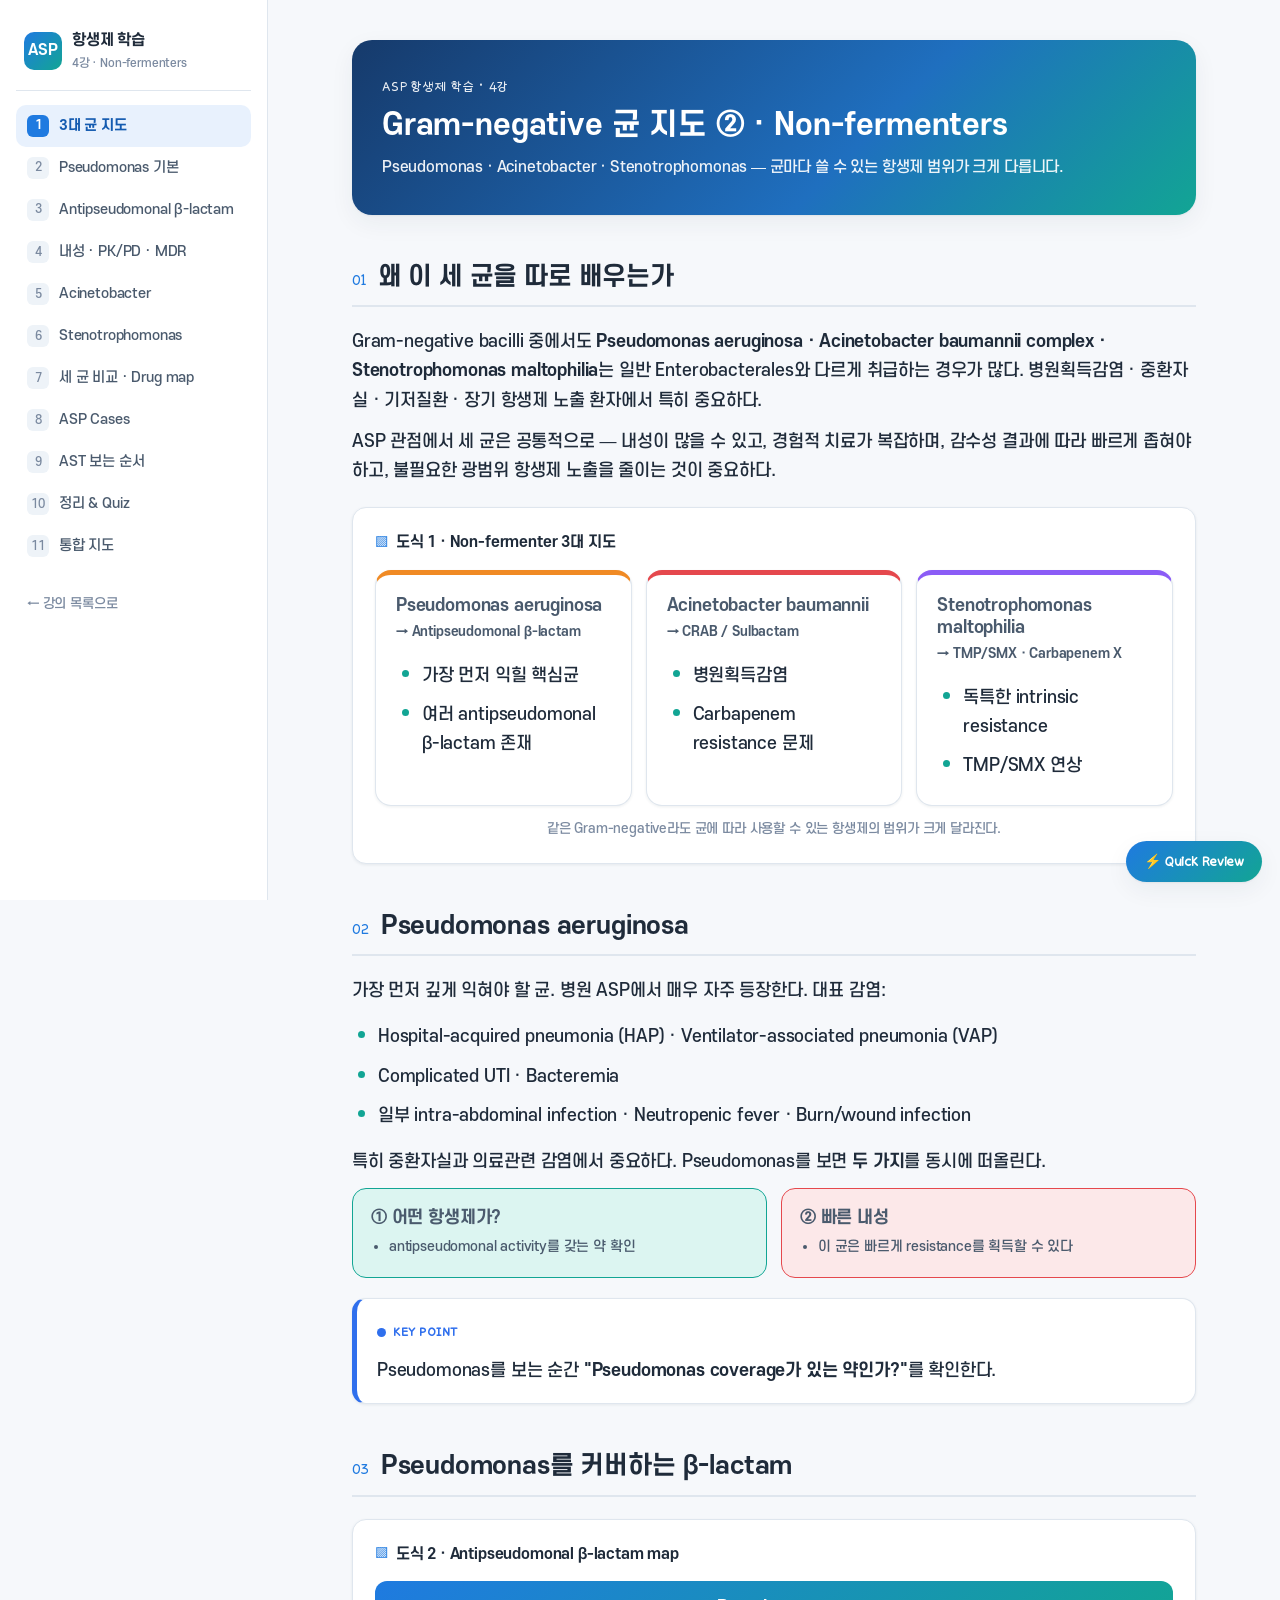
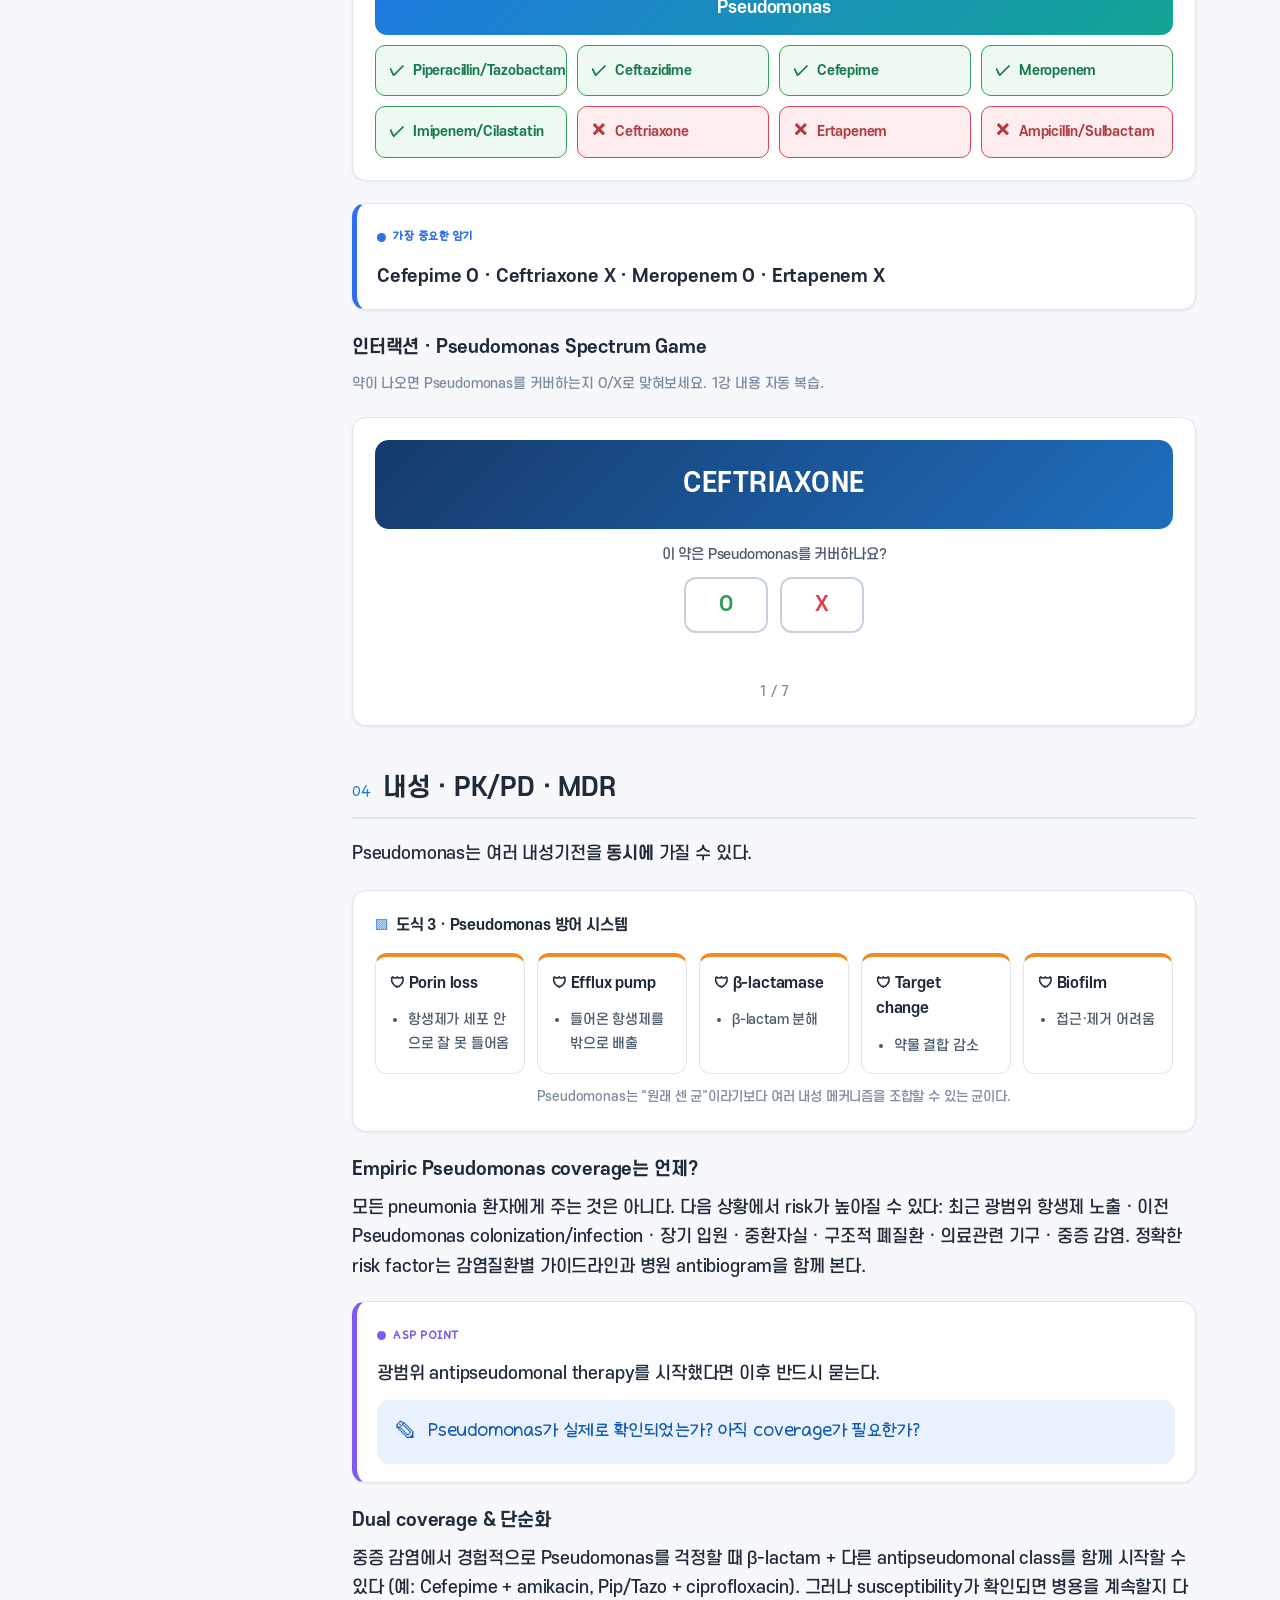
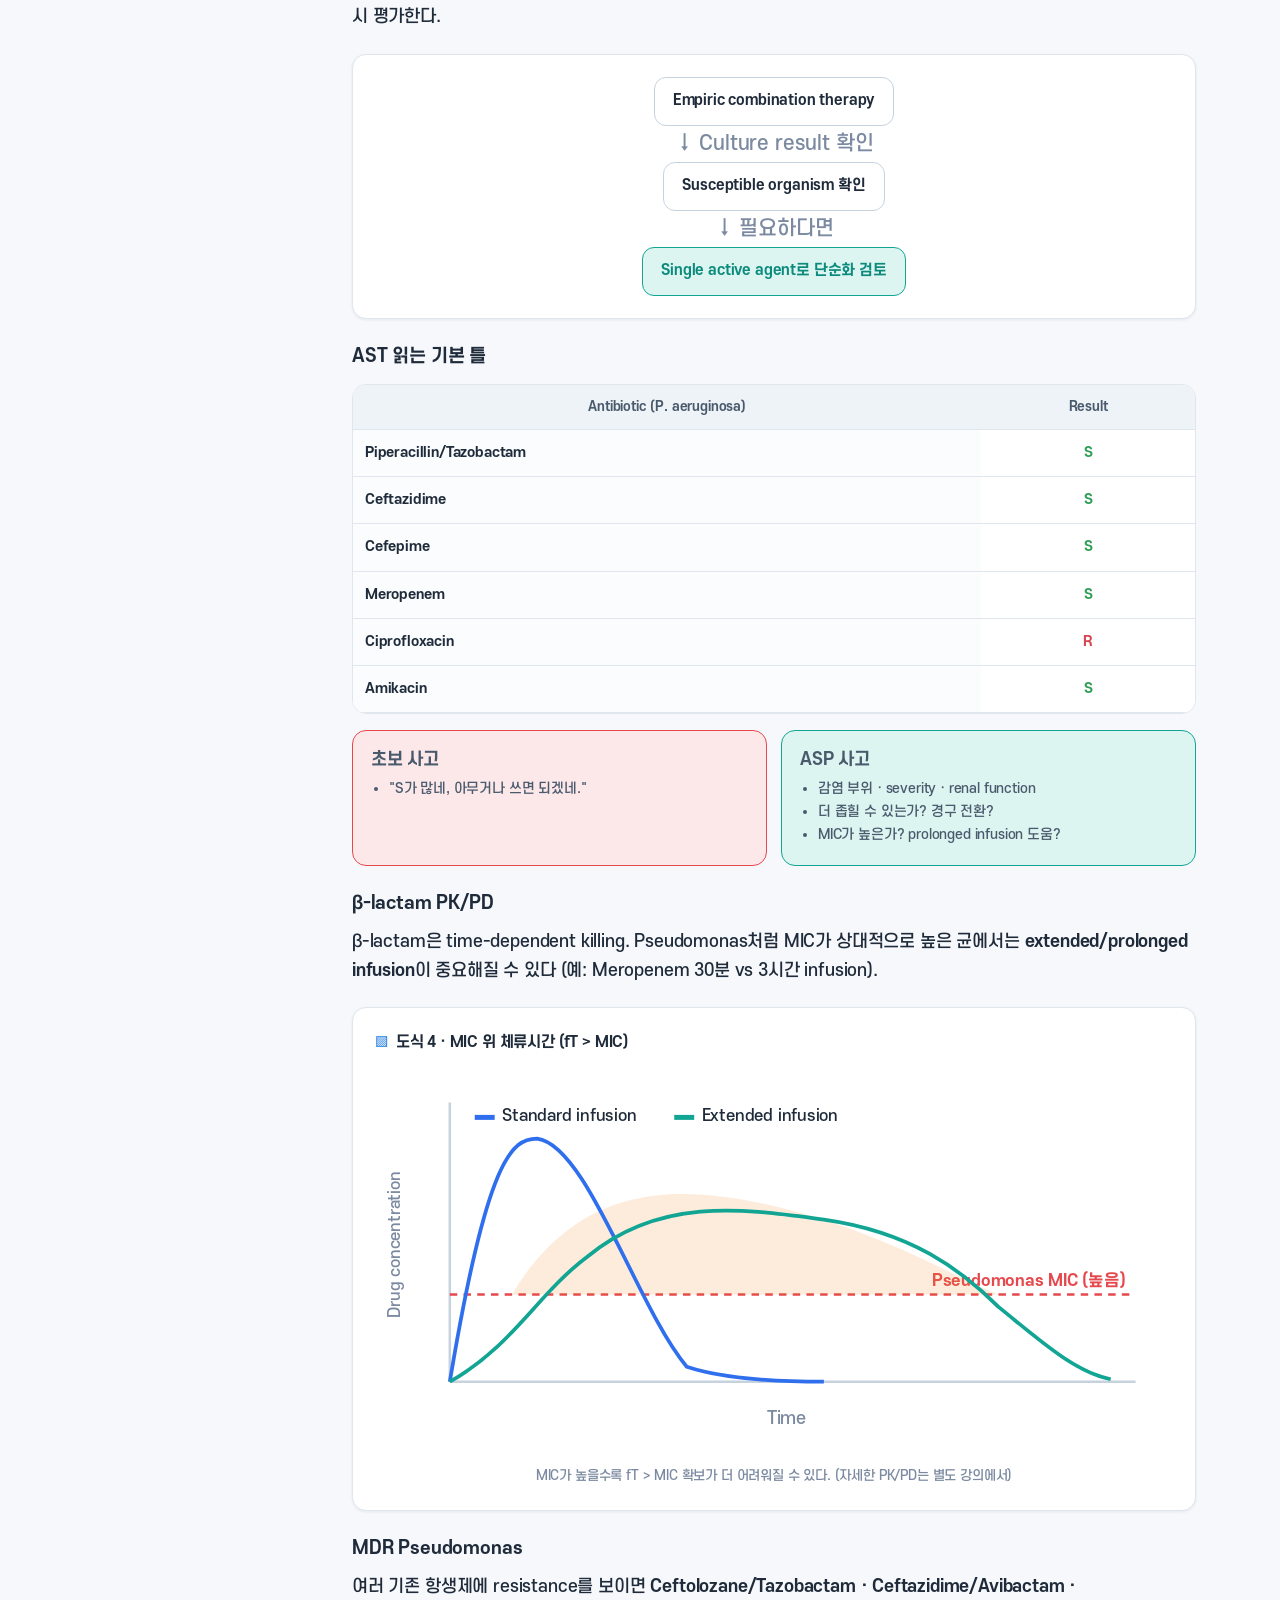
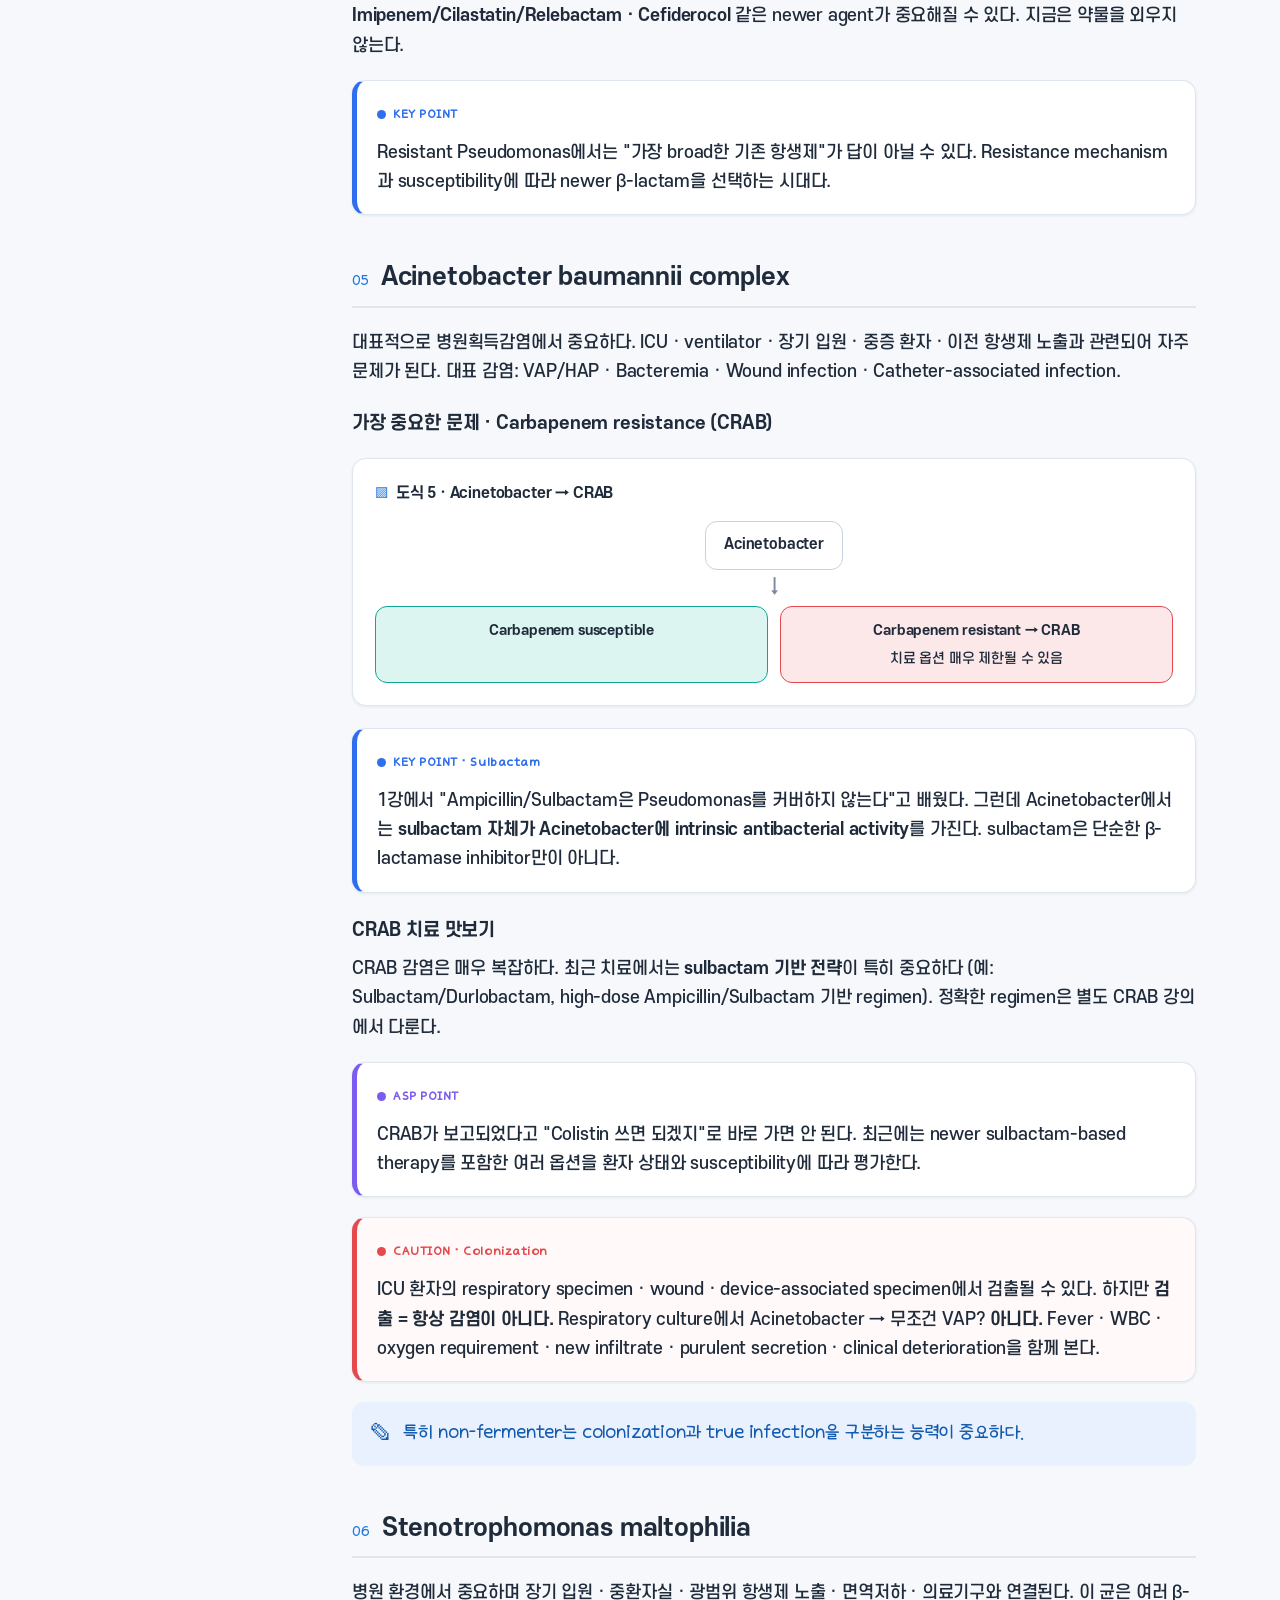
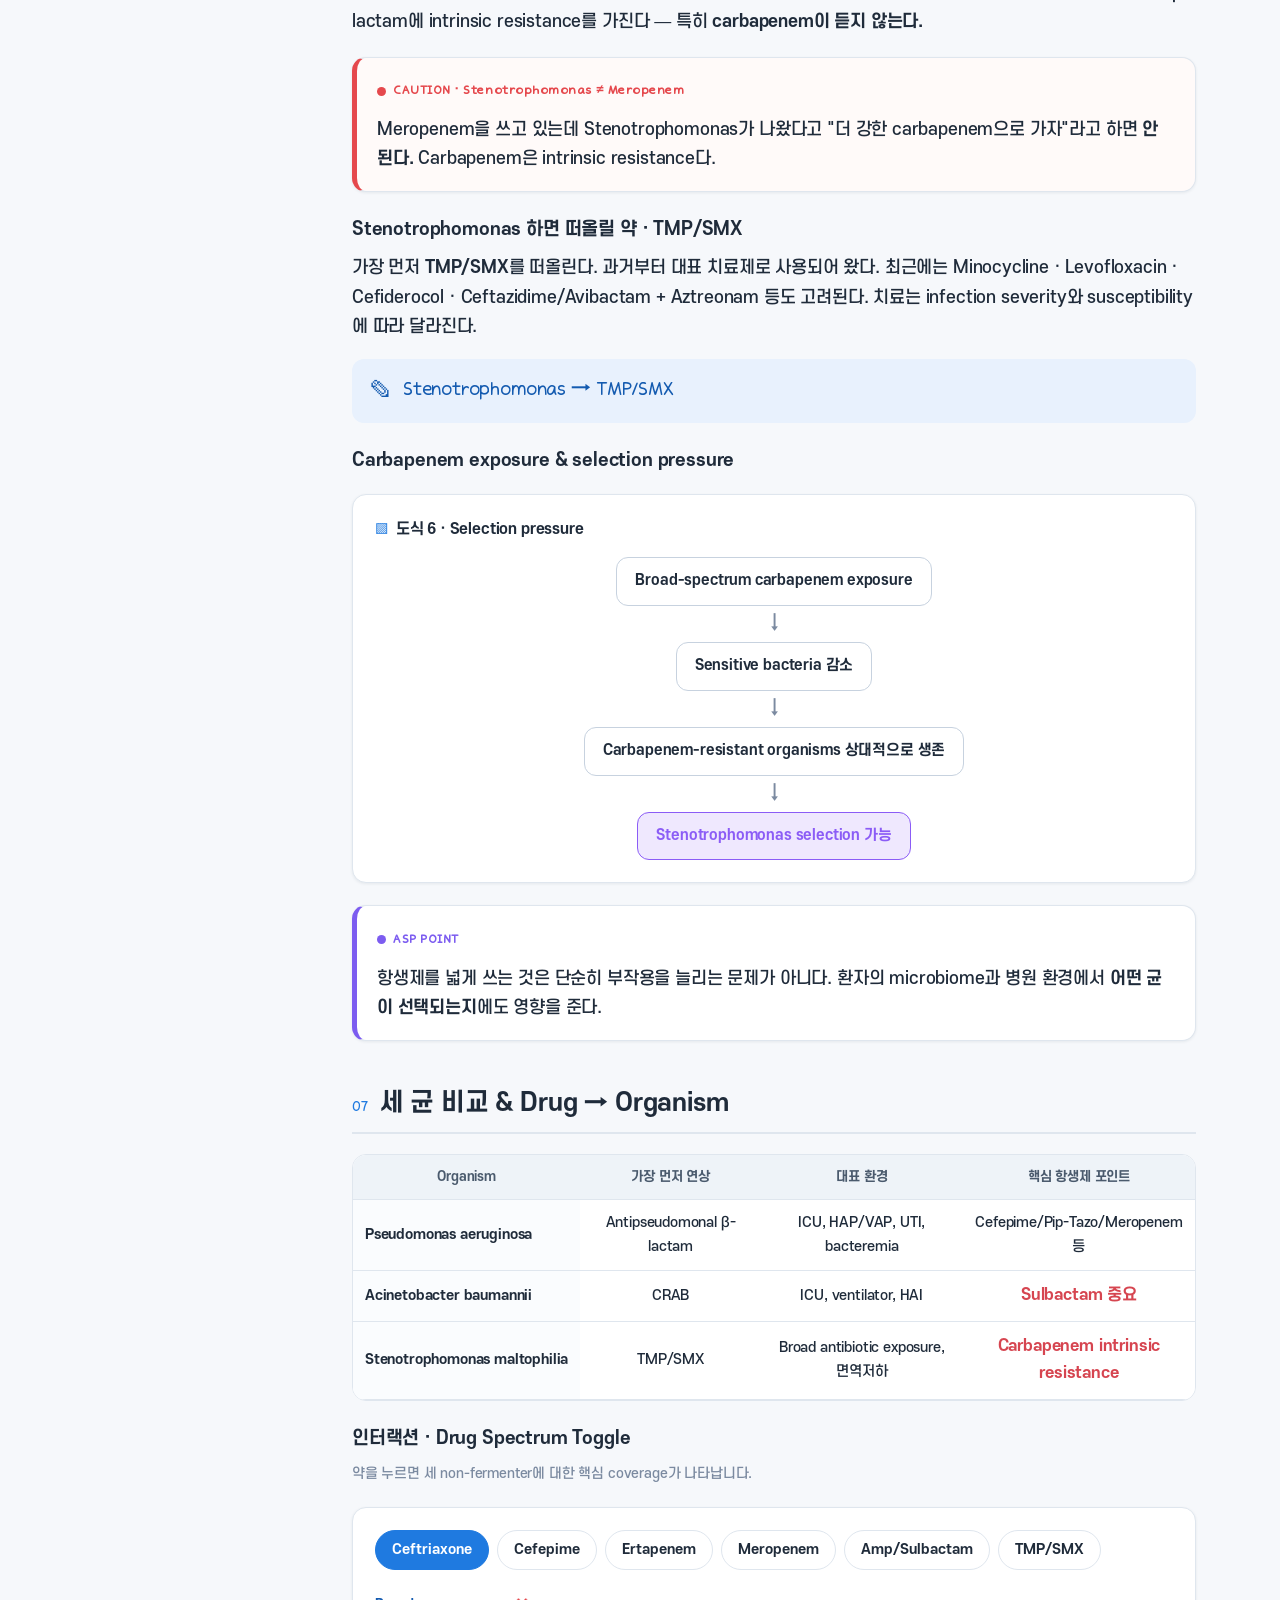
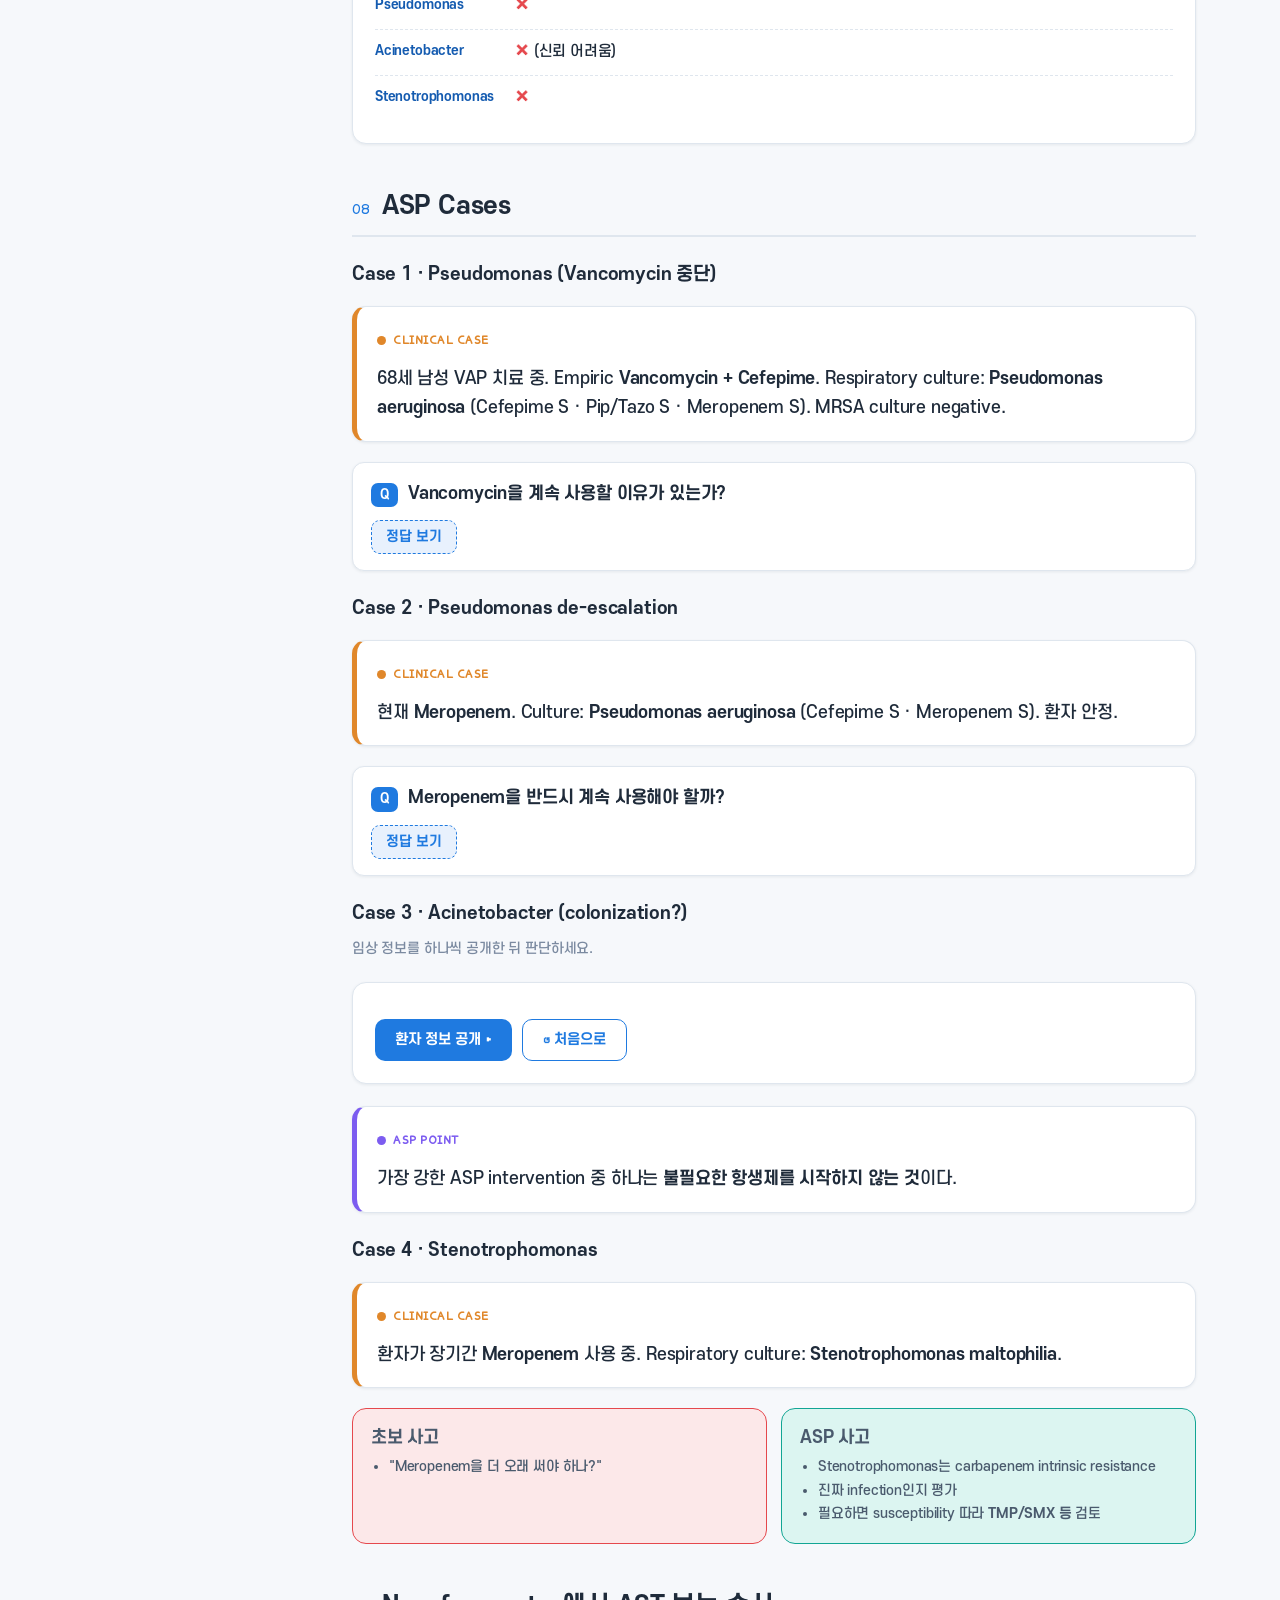
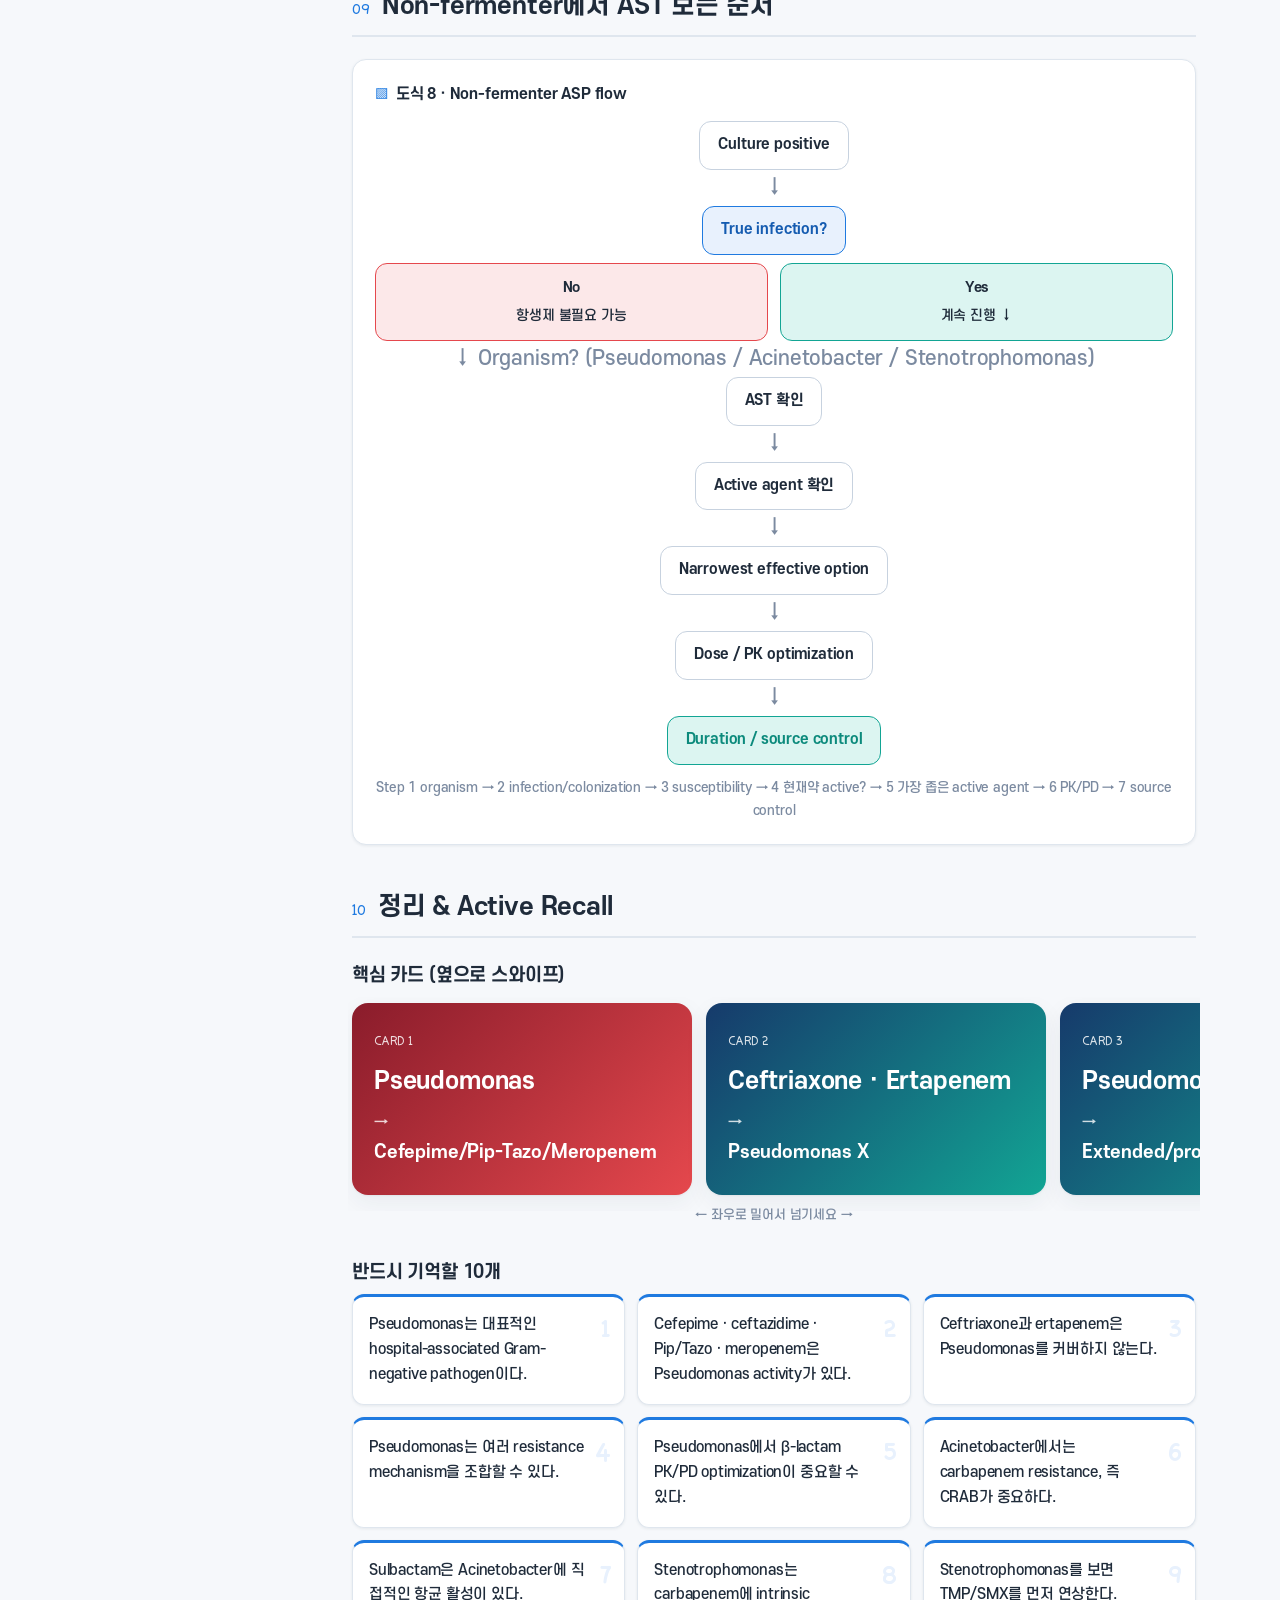
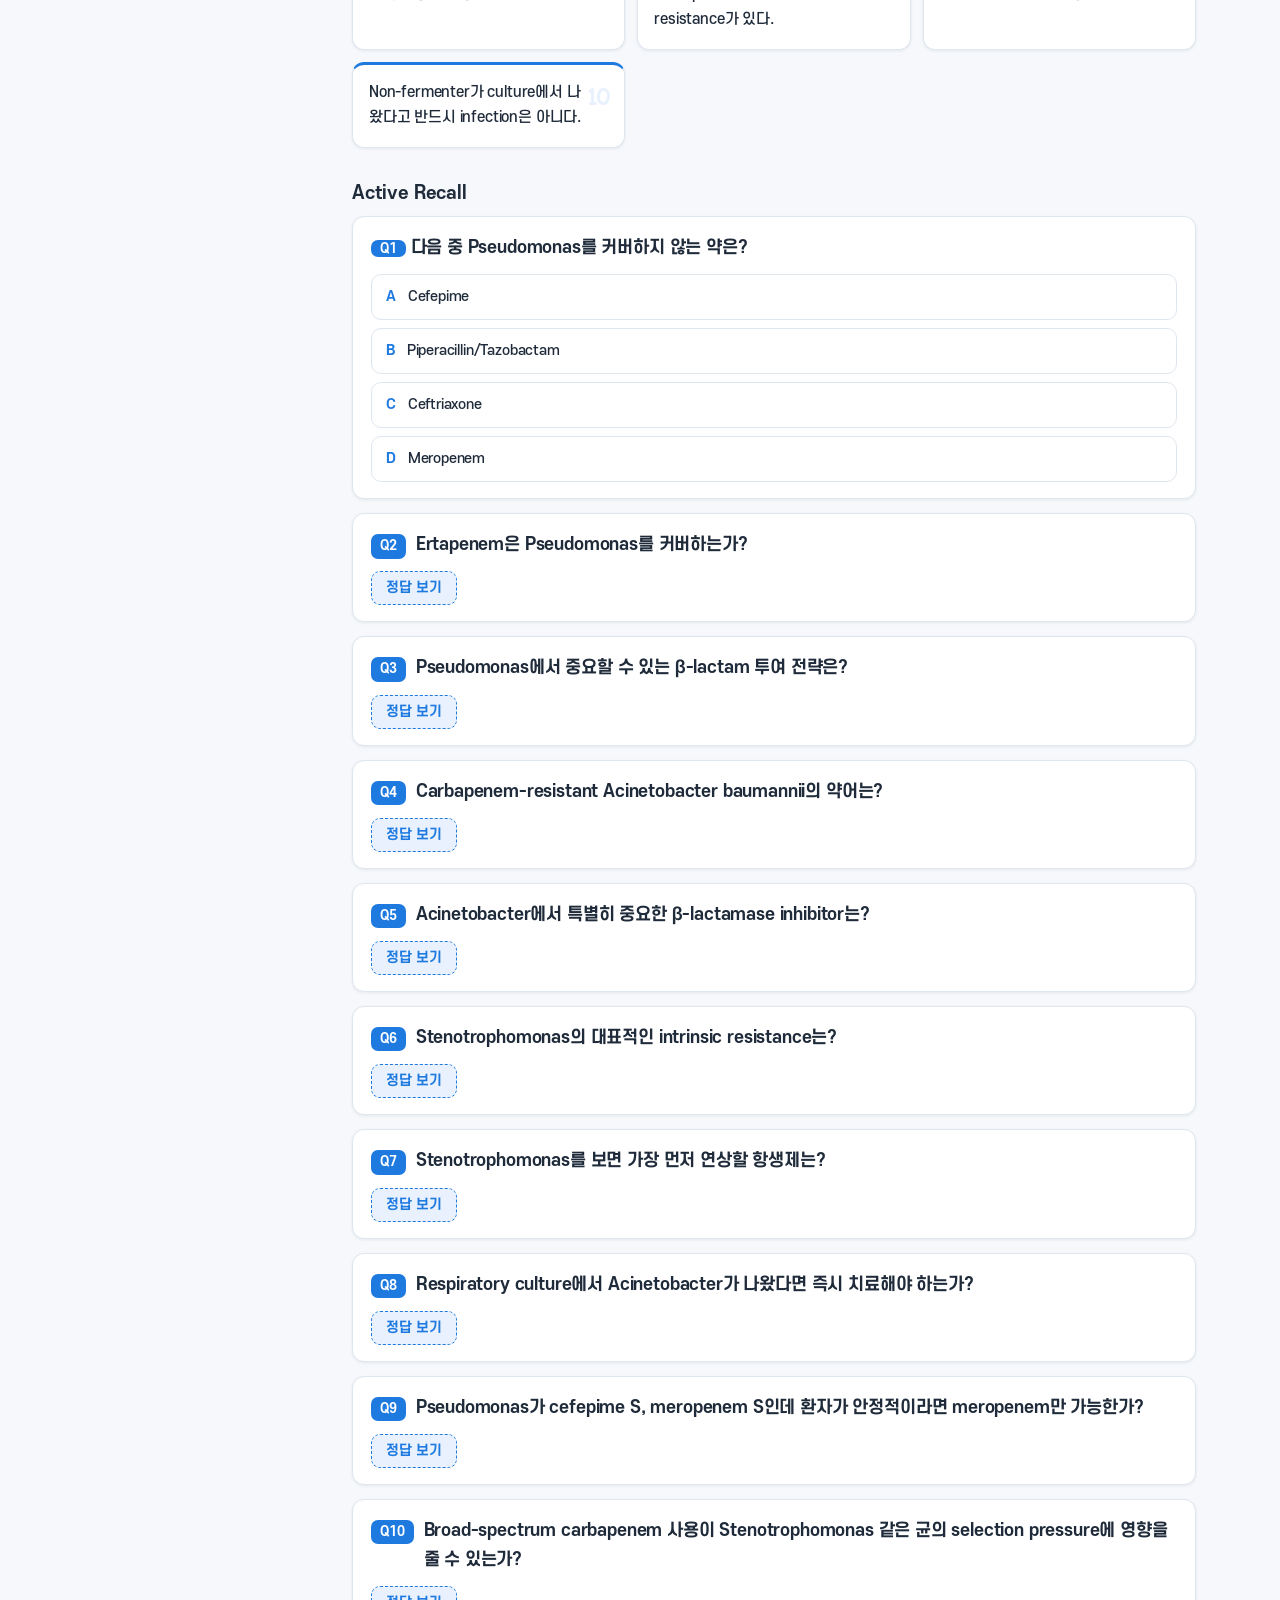
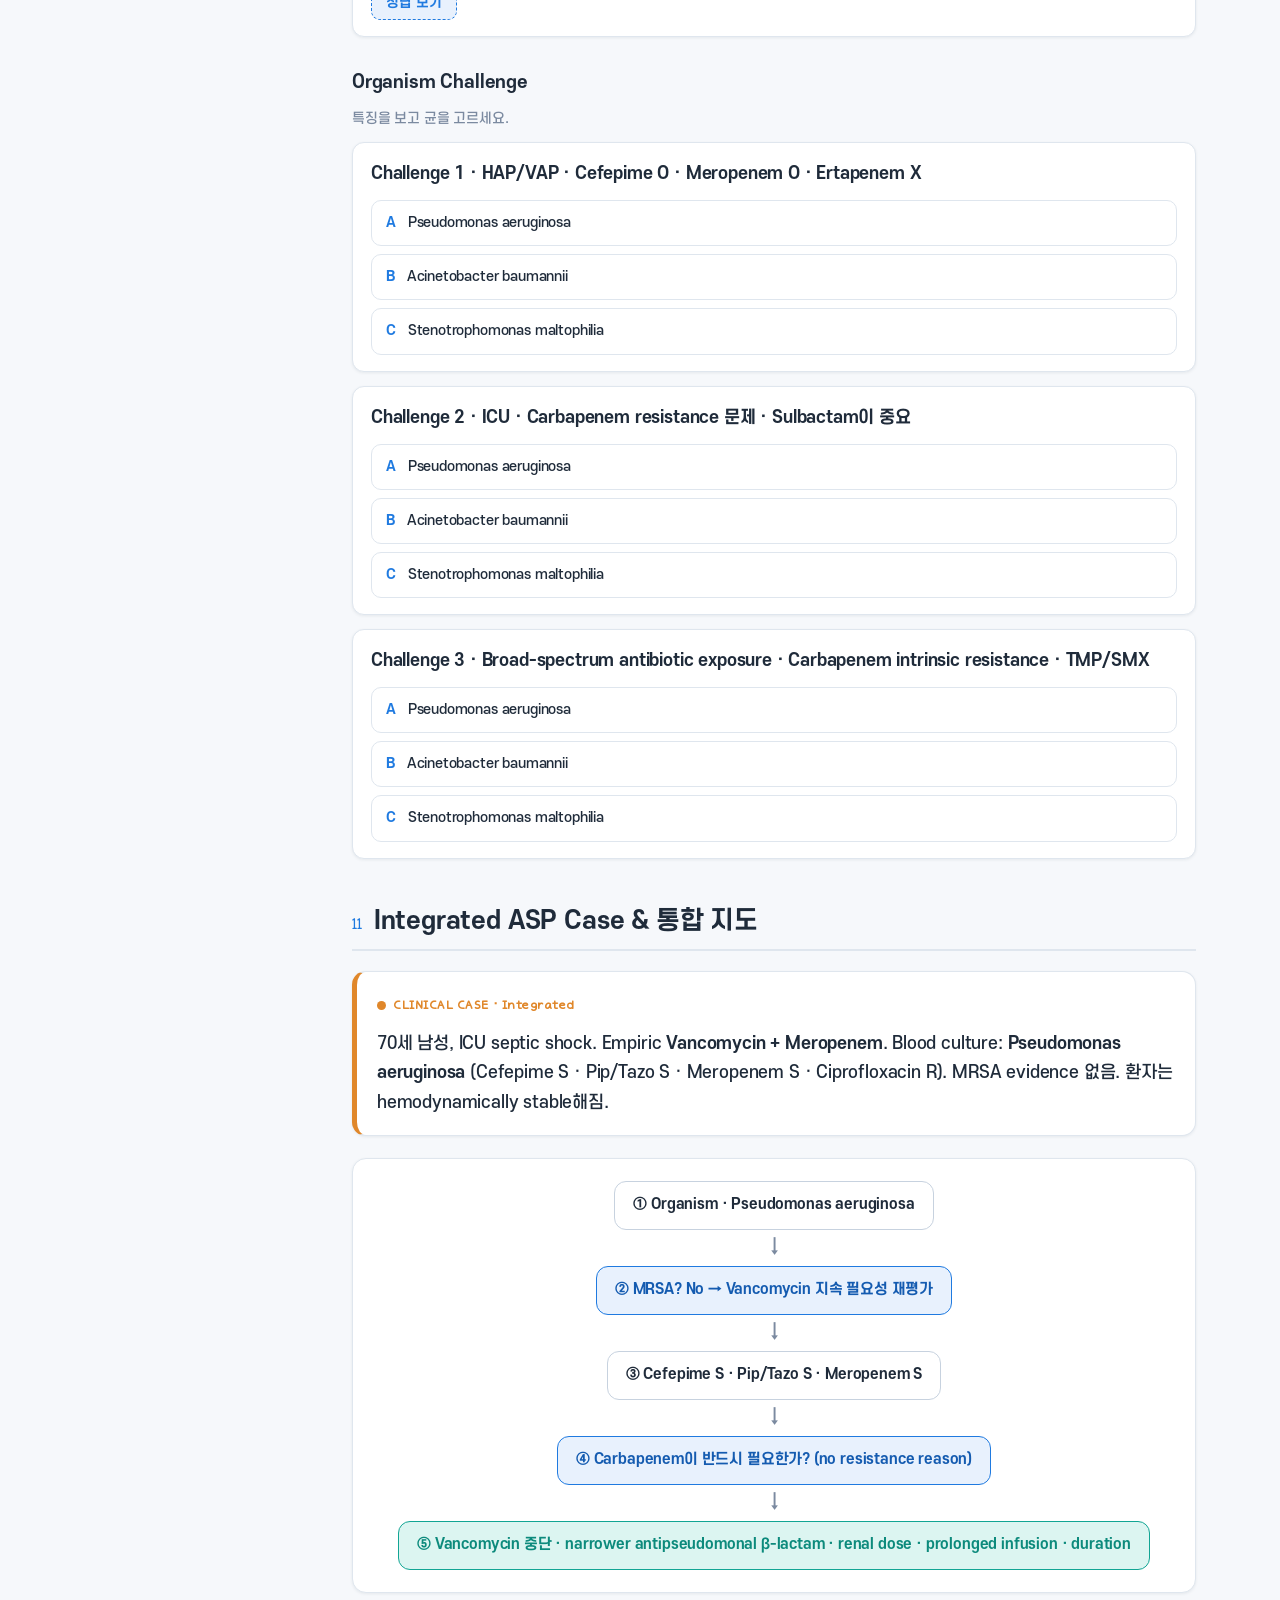
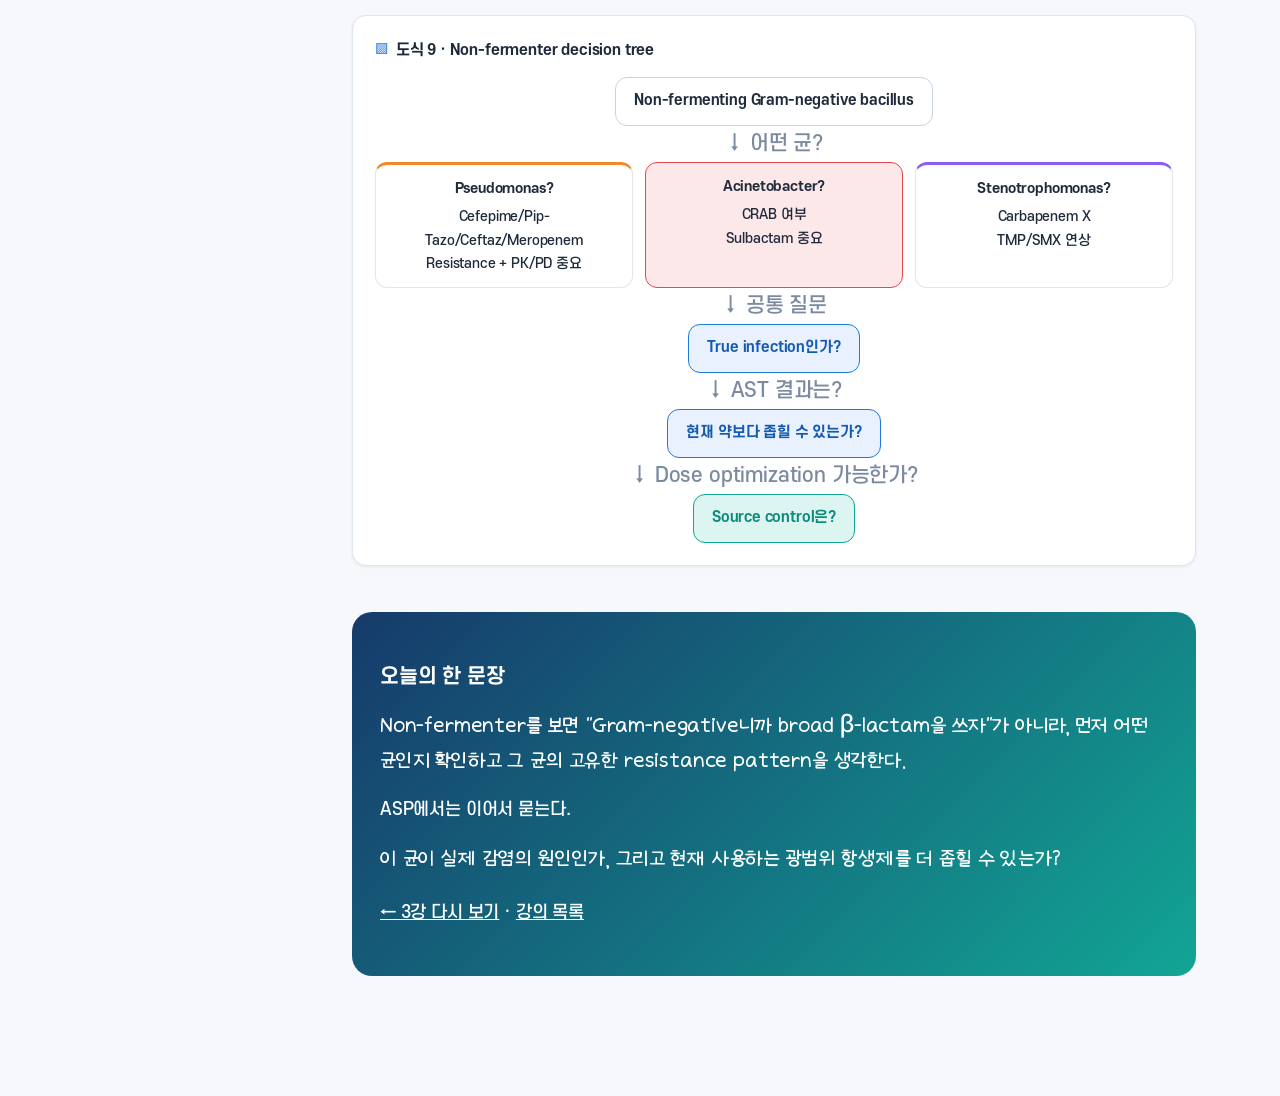
<file: lessons/lesson-04.html>
<!DOCTYPE html>
<html lang="ko">
<head>
  <meta charset="UTF-8" />
  <meta name="viewport" content="width=device-width, initial-scale=1.0" />
  <title>4강 · Gram-negative 균 지도 ②: Pseudomonas · Acinetobacter · Stenotrophomonas</title>
  <link rel="stylesheet" href="../assets/css/styles.css" />
</head>
<body>
  <div class="topbar">
    <button class="hamburger" aria-label="목차 열기" aria-expanded="false"><span></span></button>
    <div class="topbar__title">4강 · Non-fermenters</div>
  </div>
  <div class="scrim" aria-hidden="true"></div>

  <div class="app">
    <aside class="sidebar" aria-label="강의 목차">
      <div class="sidebar__brand">
        <div class="sidebar__logo">ASP</div>
        <div class="sidebar__title">항생제 학습
          <small>4강 · Non-fermenters</small>
        </div>
      </div>
      <nav>
        <ul class="toc">
          <li><a href="#map"><span class="num">1</span> 3대 균 지도</a></li>
          <li><a href="#pseudo"><span class="num">2</span> Pseudomonas 기본</a></li>
          <li><a href="#pseudo-drug"><span class="num">3</span> Antipseudomonal β-lactam</a></li>
          <li><a href="#pseudo-resist"><span class="num">4</span> 내성 · PK/PD · MDR</a></li>
          <li><a href="#acineto"><span class="num">5</span> Acinetobacter</a></li>
          <li><a href="#steno"><span class="num">6</span> Stenotrophomonas</a></li>
          <li><a href="#compare"><span class="num">7</span> 세 균 비교 · Drug map</a></li>
          <li><a href="#cases"><span class="num">8</span> ASP Cases</a></li>
          <li><a href="#flow"><span class="num">9</span> AST 보는 순서</a></li>
          <li><a href="#quiz"><span class="num">10</span> 정리 & Quiz</a></li>
          <li><a href="#tree"><span class="num">11</span> 통합 지도</a></li>
        </ul>
      </nav>
      <a class="sidebar__back" href="../index.html">← 강의 목록으로</a>
    </aside>

    <div class="content">
      <div class="wrap">

        <header class="lesson-hero">
          <div class="kicker">ASP 항생제 학습 · 4강</div>
          <h1>Gram-negative 균 지도 ② · Non-fermenters</h1>
          <p>Pseudomonas · Acinetobacter · Stenotrophomonas — 균마다 쓸 수 있는 항생제 범위가 크게 다릅니다.</p>
        </header>

        <!-- ===== S1 · 3대 균 지도 ===== -->
        <section id="map" class="section">
          <h2><span class="sec-no">01</span> 왜 이 세 균을 따로 배우는가</h2>
          <p>Gram-negative bacilli 중에서도 <b>Pseudomonas aeruginosa · Acinetobacter baumannii complex · Stenotrophomonas maltophilia</b>는
            일반 Enterobacterales와 다르게 취급하는 경우가 많다. 병원획득감염 · 중환자실 · 기저질환 · 장기 항생제 노출 환자에서 특히 중요하다.</p>
          <p>ASP 관점에서 세 균은 공통적으로 — 내성이 많을 수 있고, 경험적 치료가 복잡하며, 감수성 결과에 따라 빠르게 좁혀야 하고, 불필요한 광범위 항생제 노출을 줄이는 것이 중요하다.</p>

          <div class="figure">
            <div class="figure__title">도식 1 · Non-fermenter 3대 지도</div>
            <div class="orgbig">
              <div class="orgbig__card is-pseudo">
                <h4>Pseudomonas aeruginosa</h4>
                <div class="tagline">→ Antipseudomonal β-lactam</div>
                <ul class="clean" style="margin-bottom:0;"><li>가장 먼저 익힐 핵심균</li><li>여러 antipseudomonal β-lactam 존재</li></ul>
              </div>
              <div class="orgbig__card is-acineto">
                <h4>Acinetobacter baumannii</h4>
                <div class="tagline">→ CRAB / Sulbactam</div>
                <ul class="clean" style="margin-bottom:0;"><li>병원획득감염</li><li>Carbapenem resistance 문제</li></ul>
              </div>
              <div class="orgbig__card is-steno">
                <h4>Stenotrophomonas maltophilia</h4>
                <div class="tagline">→ TMP/SMX · Carbapenem X</div>
                <ul class="clean" style="margin-bottom:0;"><li>독특한 intrinsic resistance</li><li>TMP/SMX 연상</li></ul>
              </div>
            </div>
            <div class="figure__cap">같은 Gram-negative라도 균에 따라 사용할 수 있는 항생제의 범위가 크게 달라진다.</div>
          </div>
        </section>

        <!-- ===== S2,3 · Pseudomonas 기본 ===== -->
        <section id="pseudo" class="section">
          <h2><span class="sec-no">02</span> Pseudomonas aeruginosa</h2>
          <p>가장 먼저 깊게 익혀야 할 균. 병원 ASP에서 매우 자주 등장한다. 대표 감염:</p>
          <ul class="clean">
            <li>Hospital-acquired pneumonia (HAP) · Ventilator-associated pneumonia (VAP)</li>
            <li>Complicated UTI · Bacteremia</li>
            <li>일부 intra-abdominal infection · Neutropenic fever · Burn/wound infection</li>
          </ul>
          <p>특히 중환자실과 의료관련 감염에서 중요하다. Pseudomonas를 보면 <b>두 가지</b>를 동시에 떠올린다.</p>
          <div class="split2">
            <div class="splitcard is-mssa"><h4>① 어떤 항생제가?</h4><ul><li>antipseudomonal activity를 갖는 약 확인</li></ul></div>
            <div class="splitcard is-mrsa"><h4>② 빠른 내성</h4><ul><li>이 균은 빠르게 resistance를 획득할 수 있다</li></ul></div>
          </div>
          <div class="card card--key">
            <div class="card__label"><span class="dot"></span>KEY POINT</div>
            <p>Pseudomonas를 보는 순간 <b>"Pseudomonas coverage가 있는 약인가?"</b>를 확인한다.</p>
          </div>
        </section>

        <!-- ===== S4 · Antipseudomonal β-lactam ===== -->
        <section id="pseudo-drug" class="section">
          <h2><span class="sec-no">03</span> Pseudomonas를 커버하는 β-lactam</h2>

          <div class="figure">
            <div class="figure__title">도식 2 · Antipseudomonal β-lactam map</div>
            <div class="radial">
              <div class="center">Pseudomonas</div>
              <div class="item yes"><span class="m">✓</span> Piperacillin/Tazobactam</div>
              <div class="item yes"><span class="m">✓</span> Ceftazidime</div>
              <div class="item yes"><span class="m">✓</span> Cefepime</div>
              <div class="item yes"><span class="m">✓</span> Meropenem</div>
              <div class="item yes"><span class="m">✓</span> Imipenem/Cilastatin</div>
              <div class="item no"><span class="m">✕</span> Ceftriaxone</div>
              <div class="item no"><span class="m">✕</span> Ertapenem</div>
              <div class="item no"><span class="m">✕</span> Ampicillin/Sulbactam</div>
            </div>
          </div>
          <div class="card card--key">
            <div class="card__label"><span class="dot"></span>가장 중요한 암기</div>
            <p style="font-size:1.05em;"><b>Cefepime O · Ceftriaxone X · Meropenem O · Ertapenem X</b></p>
          </div>

          <h3>인터랙션 · Pseudomonas Spectrum Game</h3>
          <p style="font-size:13.5px;color:var(--ink-faint);">약이 나오면 Pseudomonas를 커버하는지 O/X로 맞혀보세요. 1강 내용 자동 복습.</p>
          <div class="figure" data-specgame>
            <div class="specgame">
              <div class="specgame__card"></div>
              <div class="specgame__q">이 약은 Pseudomonas를 커버하나요?</div>
              <div class="specgame__btns">
                <button class="sg-o" aria-label="커버함">O</button>
                <button class="sg-x" aria-label="커버 안 함">X</button>
              </div>
              <div class="specgame__fb"></div>
              <div class="specgame__prog"></div>
            </div>
          </div>
        </section>

        <!-- ===== S5,9,10 · 내성 · PK/PD · MDR ===== -->
        <section id="pseudo-resist" class="section">
          <h2><span class="sec-no">04</span> 내성 · PK/PD · MDR</h2>
          <p>Pseudomonas는 여러 내성기전을 <b>동시에</b> 가질 수 있다.</p>

          <div class="figure">
            <div class="figure__title">도식 3 · Pseudomonas 방어 시스템</div>
            <div class="gpmap__cols" style="grid-template-columns:repeat(5,1fr);">
              <div class="gpmap__col" style="border-top-color:var(--pseudo);"><h5>🛡 Porin loss</h5><ul><li>항생제가 세포 안으로 잘 못 들어옴</li></ul></div>
              <div class="gpmap__col" style="border-top-color:var(--pseudo);"><h5>🛡 Efflux pump</h5><ul><li>들어온 항생제를 밖으로 배출</li></ul></div>
              <div class="gpmap__col" style="border-top-color:var(--pseudo);"><h5>🛡 β-lactamase</h5><ul><li>β-lactam 분해</li></ul></div>
              <div class="gpmap__col" style="border-top-color:var(--pseudo);"><h5>🛡 Target change</h5><ul><li>약물 결합 감소</li></ul></div>
              <div class="gpmap__col" style="border-top-color:var(--pseudo);"><h5>🛡 Biofilm</h5><ul><li>접근·제거 어려움</li></ul></div>
            </div>
            <div class="figure__cap">Pseudomonas는 "원래 센 균"이라기보다 여러 내성 메커니즘을 조합할 수 있는 균이다.</div>
          </div>

          <h3>Empiric Pseudomonas coverage는 언제?</h3>
          <p>모든 pneumonia 환자에게 주는 것은 아니다. 다음 상황에서 risk가 높아질 수 있다: 최근 광범위 항생제 노출 · 이전 Pseudomonas colonization/infection · 장기 입원 · 중환자실 · 구조적 폐질환 · 의료관련 기구 · 중증 감염.
            정확한 risk factor는 감염질환별 가이드라인과 병원 antibiogram을 함께 본다.</p>
          <div class="card card--asp">
            <div class="card__label"><span class="dot"></span>ASP POINT</div>
            <p>광범위 antipseudomonal therapy를 시작했다면 이후 반드시 묻는다.</p>
            <div class="oneline" style="margin:6px 0 0;">Pseudomonas가 실제로 확인되었는가? 아직 coverage가 필요한가?</div>
          </div>

          <h3>Dual coverage & 단순화</h3>
          <p>중증 감염에서 경험적으로 Pseudomonas를 걱정할 때 β-lactam + 다른 antipseudomonal class를 함께 시작할 수 있다 (예: Cefepime + amikacin, Pip/Tazo + ciprofloxacin). 그러나 susceptibility가 확인되면 병용을 계속할지 다시 평가한다.</p>
          <div class="figure">
            <div class="vflow">
              <div class="vflow__box">Empiric combination therapy</div>
              <div class="vflow__arrow">↓ Culture result 확인</div>
              <div class="vflow__box">Susceptible organism 확인</div>
              <div class="vflow__arrow">↓ 필요하다면</div>
              <div class="vflow__box" style="background:var(--gn-soft);border-color:var(--gn);color:#0c8a7c;">Single active agent로 단순화 검토</div>
            </div>
          </div>

          <h3>AST 읽는 기본 틀</h3>
          <div class="table-scroll">
            <table class="data" style="min-width:360px;">
              <thead><tr><th>Antibiotic (P. aeruginosa)</th><th>Result</th></tr></thead>
              <tbody>
                <tr><th>Piperacillin/Tazobactam</th><td class="ast-s">S</td></tr>
                <tr><th>Ceftazidime</th><td class="ast-s">S</td></tr>
                <tr><th>Cefepime</th><td class="ast-s">S</td></tr>
                <tr><th>Meropenem</th><td class="ast-s">S</td></tr>
                <tr><th>Ciprofloxacin</th><td class="ast-r">R</td></tr>
                <tr><th>Amikacin</th><td class="ast-s">S</td></tr>
              </tbody>
            </table>
          </div>
          <div class="split2">
            <div class="splitcard is-mrsa"><h4>초보 사고</h4><ul><li>"S가 많네, 아무거나 쓰면 되겠네."</li></ul></div>
            <div class="splitcard is-mssa"><h4>ASP 사고</h4><ul><li>감염 부위 · severity · renal function</li><li>더 좁힐 수 있는가? 경구 전환?</li><li>MIC가 높은가? prolonged infusion 도움?</li></ul></div>
          </div>

          <h3>β-lactam PK/PD</h3>
          <p>β-lactam은 time-dependent killing. Pseudomonas처럼 MIC가 상대적으로 높은 균에서는 <b>extended/prolonged infusion</b>이 중요해질 수 있다 (예: Meropenem 30분 vs 3시간 infusion).</p>
          <div class="figure">
            <div class="figure__title">도식 4 · MIC 위 체류시간 (fT &gt; MIC)</div>
            <svg viewBox="0 0 640 300" width="100%" role="img" aria-label="표준 vs extended infusion 곡선과 Pseudomonas MIC">
              <line x1="60" y1="250" x2="610" y2="250" stroke="#c7d2df" stroke-width="2"/>
              <line x1="60" y1="26" x2="60" y2="250" stroke="#c7d2df" stroke-width="2"/>
              <text x="330" y="284" text-anchor="middle" fill="#7b8aa0" font-size="14">Time</text>
              <text x="20" y="140" text-anchor="middle" fill="#7b8aa0" font-size="13" transform="rotate(-90 20 140)">Drug concentration</text>
              <line x1="60" y1="180" x2="610" y2="180" stroke="#e5484d" stroke-width="2" stroke-dasharray="6 5"/>
              <text x="602" y="173" text-anchor="end" fill="#e5484d" font-size="13" font-weight="700">Pseudomonas MIC (높음)</text>
              <path d="M110,180 C170,80 260,90 360,120 C430,143 470,168 500,180 Z" fill="#f08a24" opacity="0.16"/>
              <path d="M60,250 C90,70 110,55 130,55 C170,60 210,190 250,238 C280,248 320,250 360,250" fill="none" stroke="#2f6fed" stroke-width="3"/>
              <path d="M60,250 C110,222 130,180 170,150 C230,100 300,112 360,120 C430,130 470,160 500,190 C530,214 560,242 590,248" fill="none" stroke="#12a594" stroke-width="3"/>
              <rect x="80" y="36" width="16" height="4" fill="#2f6fed"/><text x="102" y="41" font-size="13" fill="#1f2b3a">Standard infusion</text>
              <rect x="240" y="36" width="16" height="4" fill="#12a594"/><text x="262" y="41" font-size="13" fill="#1f2b3a">Extended infusion</text>
            </svg>
            <div class="figure__cap">MIC가 높을수록 fT &gt; MIC 확보가 더 어려워질 수 있다. (자세한 PK/PD는 별도 강의에서)</div>
          </div>

          <h3>MDR Pseudomonas</h3>
          <p>여러 기존 항생제에 resistance를 보이면 <b>Ceftolozane/Tazobactam · Ceftazidime/Avibactam · Imipenem/Cilastatin/Relebactam · Cefiderocol</b> 같은 newer agent가 중요해질 수 있다. 지금은 약물을 외우지 않는다.</p>
          <div class="card card--key">
            <div class="card__label"><span class="dot"></span>KEY POINT</div>
            <p>Resistant Pseudomonas에서는 "가장 broad한 기존 항생제"가 답이 아닐 수 있다. Resistance mechanism과 susceptibility에 따라 newer β-lactam을 선택하는 시대다.</p>
          </div>
        </section>

        <!-- ===== S11~15 · Acinetobacter ===== -->
        <section id="acineto" class="section">
          <h2><span class="sec-no">05</span> Acinetobacter baumannii complex</h2>
          <p>대표적으로 병원획득감염에서 중요하다. ICU · ventilator · 장기 입원 · 중증 환자 · 이전 항생제 노출과 관련되어 자주 문제가 된다.
            대표 감염: VAP/HAP · Bacteremia · Wound infection · Catheter-associated infection.</p>

          <h3>가장 중요한 문제 · Carbapenem resistance (CRAB)</h3>
          <div class="figure">
            <div class="figure__title">도식 5 · Acinetobacter → CRAB</div>
            <div class="vflow">
              <div class="vflow__box">Acinetobacter</div>
              <div class="vflow__arrow">↓</div>
              <div class="vflow__branch">
                <div class="vflow__leaf pos"><h6>Carbapenem susceptible</h6></div>
                <div class="vflow__leaf neg"><h6>Carbapenem resistant → CRAB</h6><div>치료 옵션 매우 제한될 수 있음</div></div>
              </div>
            </div>
          </div>

          <div class="card card--key">
            <div class="card__label"><span class="dot"></span>KEY POINT · Sulbactam</div>
            <p>1강에서 "Ampicillin/Sulbactam은 Pseudomonas를 커버하지 않는다"고 배웠다. 그런데 Acinetobacter에서는
              <b>sulbactam 자체가 Acinetobacter에 intrinsic antibacterial activity</b>를 가진다. sulbactam은 단순한 β-lactamase inhibitor만이 아니다.</p>
          </div>

          <h3>CRAB 치료 맛보기</h3>
          <p>CRAB 감염은 매우 복잡하다. 최근 치료에서는 <b>sulbactam 기반 전략</b>이 특히 중요하다 (예: Sulbactam/Durlobactam, high-dose Ampicillin/Sulbactam 기반 regimen). 정확한 regimen은 별도 CRAB 강의에서 다룬다.</p>
          <div class="card card--asp">
            <div class="card__label"><span class="dot"></span>ASP POINT</div>
            <p>CRAB가 보고되었다고 "Colistin 쓰면 되겠지"로 바로 가면 안 된다. 최근에는 newer sulbactam-based therapy를 포함한 여러 옵션을 환자 상태와 susceptibility에 따라 평가한다.</p>
          </div>

          <div class="card card--caution">
            <div class="card__label"><span class="dot"></span>CAUTION · Colonization</div>
            <p>ICU 환자의 respiratory specimen · wound · device-associated specimen에서 검출될 수 있다. 하지만 <b>검출 = 항상 감염이 아니다.</b>
              Respiratory culture에서 Acinetobacter → 무조건 VAP? <b>아니다.</b> Fever · WBC · oxygen requirement · new infiltrate · purulent secretion · clinical deterioration을 함께 본다.</p>
          </div>
          <div class="oneline">특히 non-fermenter는 colonization과 true infection을 구분하는 능력이 중요하다.</div>
        </section>

        <!-- ===== S16~19 · Stenotrophomonas ===== -->
        <section id="steno" class="section">
          <h2><span class="sec-no">06</span> Stenotrophomonas maltophilia</h2>
          <p>병원 환경에서 중요하며 장기 입원 · 중환자실 · 광범위 항생제 노출 · 면역저하 · 의료기구와 연결된다.
            이 균은 여러 β-lactam에 intrinsic resistance를 가진다 — 특히 <b>carbapenem이 듣지 않는다.</b></p>

          <div class="card card--caution">
            <div class="card__label"><span class="dot"></span>CAUTION · Stenotrophomonas ≠ Meropenem</div>
            <p>Meropenem을 쓰고 있는데 Stenotrophomonas가 나왔다고 "더 강한 carbapenem으로 가자"라고 하면 <b>안 된다.</b> Carbapenem은 intrinsic resistance다.</p>
          </div>

          <h3>Stenotrophomonas 하면 떠올릴 약 · TMP/SMX</h3>
          <p>가장 먼저 <b>TMP/SMX</b>를 떠올린다. 과거부터 대표 치료제로 사용되어 왔다. 최근에는 Minocycline · Levofloxacin · Cefiderocol · Ceftazidime/Avibactam + Aztreonam 등도 고려된다. 치료는 infection severity와 susceptibility에 따라 달라진다.</p>
          <div class="oneline">Stenotrophomonas → TMP/SMX</div>

          <h3>Carbapenem exposure & selection pressure</h3>
          <div class="figure">
            <div class="figure__title">도식 6 · Selection pressure</div>
            <div class="vflow">
              <div class="vflow__box">Broad-spectrum carbapenem exposure</div>
              <div class="vflow__arrow">↓</div>
              <div class="vflow__box">Sensitive bacteria 감소</div>
              <div class="vflow__arrow">↓</div>
              <div class="vflow__box">Carbapenem-resistant organisms 상대적으로 생존</div>
              <div class="vflow__arrow">↓</div>
              <div class="vflow__box" style="background:var(--anaerobe-soft);border-color:var(--anaerobe);color:var(--anaerobe);">Stenotrophomonas selection 가능</div>
            </div>
          </div>
          <div class="card card--asp">
            <div class="card__label"><span class="dot"></span>ASP POINT</div>
            <p>항생제를 넓게 쓰는 것은 단순히 부작용을 늘리는 문제가 아니다. 환자의 microbiome과 병원 환경에서 <b>어떤 균이 선택되는지</b>에도 영향을 준다.</p>
          </div>
        </section>

        <!-- ===== S20,21 · 비교 + Drug map ===== -->
        <section id="compare" class="section">
          <h2><span class="sec-no">07</span> 세 균 비교 &amp; Drug → Organism</h2>
          <div class="table-scroll">
            <table class="data">
              <thead><tr><th>Organism</th><th>가장 먼저 연상</th><th>대표 환경</th><th>핵심 항생제 포인트</th></tr></thead>
              <tbody>
                <tr><th>Pseudomonas aeruginosa</th><td>Antipseudomonal β-lactam</td><td>ICU, HAP/VAP, UTI, bacteremia</td><td>Cefepime/Pip-Tazo/Meropenem 등</td></tr>
                <tr><th>Acinetobacter baumannii</th><td>CRAB</td><td>ICU, ventilator, HAI</td><td class="cov cov-no-c">Sulbactam 중요</td></tr>
                <tr><th>Stenotrophomonas maltophilia</th><td>TMP/SMX</td><td>Broad antibiotic exposure, 면역저하</td><td class="cov cov-no-c">Carbapenem intrinsic resistance</td></tr>
              </tbody>
            </table>
          </div>

          <h3>인터랙션 · Drug Spectrum Toggle</h3>
          <p style="font-size:13.5px;color:var(--ink-faint);">약을 누르면 세 non-fermenter에 대한 핵심 coverage가 나타납니다.</p>
          <div class="figure" data-selector>
            <div class="orgselect">
              <div class="orgselect__btns">
                <button class="sel-btn" data-target="ctx">Ceftriaxone</button>
                <button class="sel-btn" data-target="fep">Cefepime</button>
                <button class="sel-btn" data-target="etp">Ertapenem</button>
                <button class="sel-btn" data-target="mem">Meropenem</button>
                <button class="sel-btn" data-target="sam">Amp/Sulbactam</button>
                <button class="sel-btn" data-target="sxt">TMP/SMX</button>
              </div>
              <div class="sel-panel" data-panel="ctx">
                <div class="rowline"><div class="k">Pseudomonas</div><div class="v"><b style="color:var(--resist)">✕</b></div></div>
                <div class="rowline"><div class="k">Acinetobacter</div><div class="v"><b style="color:var(--resist)">✕</b> (신뢰 어려움)</div></div>
                <div class="rowline"><div class="k">Stenotrophomonas</div><div class="v"><b style="color:var(--resist)">✕</b></div></div>
              </div>
              <div class="sel-panel" data-panel="fep">
                <div class="rowline"><div class="k">Pseudomonas</div><div class="v"><b style="color:var(--cov-yes)">O</b></div></div>
                <div class="rowline"><div class="k">Acinetobacter</div><div class="v">신뢰 어려움</div></div>
                <div class="rowline"><div class="k">Stenotrophomonas</div><div class="v"><b style="color:var(--resist)">✕</b></div></div>
              </div>
              <div class="sel-panel" data-panel="etp">
                <div class="rowline"><div class="k">Pseudomonas</div><div class="v"><b style="color:var(--resist)">✕</b></div></div>
                <div class="rowline"><div class="k">Acinetobacter</div><div class="v">CRAB 문제</div></div>
                <div class="rowline"><div class="k">Stenotrophomonas</div><div class="v"><b style="color:var(--resist)">✕</b></div></div>
              </div>
              <div class="sel-panel" data-panel="mem">
                <div class="rowline"><div class="k">Pseudomonas</div><div class="v"><b style="color:var(--cov-yes)">O</b></div></div>
                <div class="rowline"><div class="k">Acinetobacter</div><div class="v">일부 가능하나 CRAB 문제</div></div>
                <div class="rowline"><div class="k">Stenotrophomonas</div><div class="v"><b style="color:var(--resist)">✕</b> (intrinsic resistance)</div></div>
              </div>
              <div class="sel-panel" data-panel="sam">
                <div class="rowline"><div class="k">Pseudomonas</div><div class="v"><b style="color:var(--resist)">✕</b></div></div>
                <div class="rowline"><div class="k">Acinetobacter</div><div class="v"><b style="color:var(--cov-yes)">sulbactam이 중요</b></div></div>
                <div class="rowline"><div class="k">Stenotrophomonas</div><div class="v">대표 연상 아님</div></div>
              </div>
              <div class="sel-panel" data-panel="sxt">
                <div class="rowline"><div class="k">Pseudomonas</div><div class="v">대표 연상 아님</div></div>
                <div class="rowline"><div class="k">Acinetobacter</div><div class="v">일부 상황</div></div>
                <div class="rowline"><div class="k">Stenotrophomonas</div><div class="v"><b style="color:var(--cov-yes)">대표 연상</b></div></div>
              </div>
            </div>
          </div>
        </section>

        <!-- ===== S22~25 · Cases ===== -->
        <section id="cases" class="section">
          <h2><span class="sec-no">08</span> ASP Cases</h2>

          <h3>Case 1 · Pseudomonas (Vancomycin 중단)</h3>
          <div class="card card--case">
            <div class="card__label"><span class="dot"></span>CLINICAL CASE</div>
            <p>68세 남성 VAP 치료 중. Empiric <b>Vancomycin + Cefepime</b>. Respiratory culture: <b>Pseudomonas aeruginosa</b> (Cefepime S · Pip/Tazo S · Meropenem S). MRSA culture negative.</p>
          </div>
          <div class="qcard">
            <div class="q"><span class="qn">Q</span> Vancomycin을 계속 사용할 이유가 있는가?</div>
            <button class="reveal-btn">정답 보기</button>
            <div class="answer">MRSA evidence 없음 → Vancomycin 중단 가능성 검토
              <div class="exp">Pseudomonas 확인 → active antipseudomonal agent로 targeted therapy.</div>
            </div>
          </div>

          <h3>Case 2 · Pseudomonas de-escalation</h3>
          <div class="card card--case">
            <div class="card__label"><span class="dot"></span>CLINICAL CASE</div>
            <p>현재 <b>Meropenem</b>. Culture: <b>Pseudomonas aeruginosa</b> (Cefepime S · Meropenem S). 환자 안정.</p>
          </div>
          <div class="qcard">
            <div class="q"><span class="qn">Q</span> Meropenem을 반드시 계속 사용해야 할까?</div>
            <button class="reveal-btn">정답 보기</button>
            <div class="answer">아니다 — carbapenem이 꼭 필요한 resistance pattern인지 확인.
              <div class="exp">Cefepime으로 충분하다면 carbapenem-sparing 전략을 고려할 수 있다. <b>Pseudomonas = 무조건 meropenem이 아니다.</b></div>
            </div>
          </div>

          <h3>Case 3 · Acinetobacter (colonization?)</h3>
          <p style="font-size:13.5px;color:var(--ink-faint);">임상 정보를 하나씩 공개한 뒤 판단하세요.</p>
          <div class="figure" data-decision>
            <div class="decision__log">
              <div class="dstep"><span class="k">Culture</span> ICU respiratory culture: Acinetobacter baumannii</div>
              <div class="dstep"><span class="k">Vital</span> Fever 없음</div>
              <div class="dstep"><span class="k">Lab</span> WBC stable</div>
              <div class="dstep"><span class="k">Resp</span> Oxygen requirement 변화 없음 · Chest X-ray 변화 없음</div>
              <div class="dstep is-final"><span class="k">판단</span> <b>Likely colonization — 바로 CRAB 치료를 시작하지 않는다</b> (colonization vs true pneumonia 평가 먼저)</div>
            </div>
            <div style="margin-top:14px;display:flex;gap:10px;flex-wrap:wrap;">
              <button class="btn" data-decision-next>임상 정보 공개 ▸</button>
              <button class="btn btn--ghost" data-decision-reset>↺ 처음으로</button>
            </div>
          </div>
          <div class="card card--asp">
            <div class="card__label"><span class="dot"></span>ASP POINT</div>
            <p>가장 강한 ASP intervention 중 하나는 <b>불필요한 항생제를 시작하지 않는 것</b>이다.</p>
          </div>

          <h3>Case 4 · Stenotrophomonas</h3>
          <div class="card card--case">
            <div class="card__label"><span class="dot"></span>CLINICAL CASE</div>
            <p>환자가 장기간 <b>Meropenem</b> 사용 중. Respiratory culture: <b>Stenotrophomonas maltophilia</b>.</p>
          </div>
          <div class="split2">
            <div class="splitcard is-mrsa"><h4>초보 사고</h4><ul><li>"Meropenem을 더 오래 써야 하나?"</li></ul></div>
            <div class="splitcard is-mssa"><h4>ASP 사고</h4><ul><li>Stenotrophomonas는 carbapenem intrinsic resistance</li><li>진짜 infection인지 평가</li><li>필요하면 susceptibility 따라 <b>TMP/SMX 등</b> 검토</li></ul></div>
          </div>
        </section>

        <!-- ===== S26 · AST 보는 순서 ===== -->
        <section id="flow" class="section">
          <h2><span class="sec-no">09</span> Non-fermenter에서 AST 보는 순서</h2>
          <div class="figure">
            <div class="figure__title">도식 8 · Non-fermenter ASP flow</div>
            <div class="vflow">
              <div class="vflow__box">Culture positive</div>
              <div class="vflow__arrow">↓</div>
              <div class="vflow__box q">True infection?</div>
              <div class="vflow__branch">
                <div class="vflow__leaf neg"><h6>No</h6><div>항생제 불필요 가능</div></div>
                <div class="vflow__leaf pos"><h6>Yes</h6><div>계속 진행 ↓</div></div>
              </div>
              <div class="vflow__arrow">↓ Organism? (Pseudomonas / Acinetobacter / Stenotrophomonas)</div>
              <div class="vflow__box">AST 확인</div>
              <div class="vflow__arrow">↓</div>
              <div class="vflow__box">Active agent 확인</div>
              <div class="vflow__arrow">↓</div>
              <div class="vflow__box">Narrowest effective option</div>
              <div class="vflow__arrow">↓</div>
              <div class="vflow__box">Dose / PK optimization</div>
              <div class="vflow__arrow">↓</div>
              <div class="vflow__box" style="background:var(--gn-soft);border-color:var(--gn);color:#0c8a7c;">Duration / source control</div>
            </div>
            <div class="figure__cap">Step 1 organism → 2 infection/colonization → 3 susceptibility → 4 현재약 active? → 5 가장 좁은 active agent → 6 PK/PD → 7 source control</div>
          </div>
        </section>

        <!-- ===== S27,28,29 · 정리 & Quiz ===== -->
        <section id="quiz" class="section">
          <h2><span class="sec-no">10</span> 정리 &amp; Active Recall</h2>

          <h3>핵심 카드 (옆으로 스와이프)</h3>
          <div class="flashdeck">
            <div class="flashcard warn"><div class="fc-n">CARD 1</div><div class="fc-term">Pseudomonas</div><div class="fc-arrow">→</div><div class="fc-ans">Cefepime/Pip-Tazo/Meropenem</div></div>
            <div class="flashcard"><div class="fc-n">CARD 2</div><div class="fc-term">Ceftriaxone · Ertapenem</div><div class="fc-arrow">→</div><div class="fc-ans">Pseudomonas X</div></div>
            <div class="flashcard"><div class="fc-n">CARD 3</div><div class="fc-term">Pseudomonas PK/PD</div><div class="fc-arrow">→</div><div class="fc-ans">Extended/prolonged infusion</div></div>
            <div class="flashcard warn"><div class="fc-n">CARD 4</div><div class="fc-term">Acinetobacter</div><div class="fc-arrow">→</div><div class="fc-ans">CRAB</div></div>
            <div class="flashcard"><div class="fc-n">CARD 5</div><div class="fc-term">Acinetobacter</div><div class="fc-arrow">→</div><div class="fc-ans">Sulbactam 자체 활성</div></div>
            <div class="flashcard warn"><div class="fc-n">CARD 6</div><div class="fc-term">Stenotrophomonas</div><div class="fc-arrow">→</div><div class="fc-ans">Carbapenem X</div></div>
            <div class="flashcard"><div class="fc-n">CARD 7</div><div class="fc-term">Stenotrophomonas</div><div class="fc-arrow">→</div><div class="fc-ans">TMP/SMX</div></div>
            <div class="flashcard warn"><div class="fc-n">CARD 8</div><div class="fc-term">Non-fermenter</div><div class="fc-arrow">→</div><div class="fc-ans">Colonization ≠ Infection</div></div>
          </div>
          <div class="flashhint">← 좌우로 밀어서 넘기세요 →</div>

          <h3 style="margin-top:34px;">반드시 기억할 10개</h3>
          <div class="eightcards">
            <div class="factcard"><span class="n">1</span><p>Pseudomonas는 대표적인 hospital-associated Gram-negative pathogen이다.</p></div>
            <div class="factcard"><span class="n">2</span><p>Cefepime · ceftazidime · Pip/Tazo · meropenem은 Pseudomonas activity가 있다.</p></div>
            <div class="factcard"><span class="n">3</span><p>Ceftriaxone과 ertapenem은 Pseudomonas를 커버하지 않는다.</p></div>
            <div class="factcard"><span class="n">4</span><p>Pseudomonas는 여러 resistance mechanism을 조합할 수 있다.</p></div>
            <div class="factcard"><span class="n">5</span><p>Pseudomonas에서 β-lactam PK/PD optimization이 중요할 수 있다.</p></div>
            <div class="factcard"><span class="n">6</span><p>Acinetobacter에서는 carbapenem resistance, 즉 CRAB가 중요하다.</p></div>
            <div class="factcard"><span class="n">7</span><p>Sulbactam은 Acinetobacter에 직접적인 항균 활성이 있다.</p></div>
            <div class="factcard"><span class="n">8</span><p>Stenotrophomonas는 carbapenem에 intrinsic resistance가 있다.</p></div>
            <div class="factcard"><span class="n">9</span><p>Stenotrophomonas를 보면 TMP/SMX를 먼저 연상한다.</p></div>
            <div class="factcard"><span class="n">10</span><p>Non-fermenter가 culture에서 나왔다고 반드시 infection은 아니다.</p></div>
          </div>

          <h3 style="margin-top:34px;">Active Recall</h3>
          <div class="quiz">
            <div class="qcard">
              <div class="q" style="display:block;"><span class="qn">Q1</span> 다음 중 Pseudomonas를 커버하지 <b>않는</b> 약은?</div>
              <ul class="mcq" data-answer="C">
                <li data-opt="A"><span class="opt">A</span> Cefepime</li>
                <li data-opt="B"><span class="opt">B</span> Piperacillin/Tazobactam</li>
                <li data-opt="C"><span class="opt">C</span> Ceftriaxone</li>
                <li data-opt="D"><span class="opt">D</span> Meropenem</li>
              </ul>
              <div class="answer mcq-exp" style="display:none;">정답: C — Ceftriaxone</div>
            </div>
            <div class="qcard"><div class="q"><span class="qn">Q2</span> Ertapenem은 Pseudomonas를 커버하는가?</div><button class="reveal-btn">정답 보기</button><div class="answer">아니다.</div></div>
            <div class="qcard"><div class="q"><span class="qn">Q3</span> Pseudomonas에서 중요할 수 있는 β-lactam 투여 전략은?</div><button class="reveal-btn">정답 보기</button><div class="answer">Extended/prolonged infusion을 통한 PK/PD optimization.</div></div>
            <div class="qcard"><div class="q"><span class="qn">Q4</span> Carbapenem-resistant Acinetobacter baumannii의 약어는?</div><button class="reveal-btn">정답 보기</button><div class="answer">CRAB.</div></div>
            <div class="qcard"><div class="q"><span class="qn">Q5</span> Acinetobacter에서 특별히 중요한 β-lactamase inhibitor는?</div><button class="reveal-btn">정답 보기</button><div class="answer">Sulbactam.</div></div>
            <div class="qcard"><div class="q"><span class="qn">Q6</span> Stenotrophomonas의 대표적인 intrinsic resistance는?</div><button class="reveal-btn">정답 보기</button><div class="answer">Carbapenem resistance.</div></div>
            <div class="qcard"><div class="q"><span class="qn">Q7</span> Stenotrophomonas를 보면 가장 먼저 연상할 항생제는?</div><button class="reveal-btn">정답 보기</button><div class="answer">TMP/SMX.</div></div>
            <div class="qcard"><div class="q"><span class="qn">Q8</span> Respiratory culture에서 Acinetobacter가 나왔다면 즉시 치료해야 하는가?</div><button class="reveal-btn">정답 보기</button><div class="answer">아니다. Colonization과 true infection을 먼저 구분해야 한다.</div></div>
            <div class="qcard"><div class="q"><span class="qn">Q9</span> Pseudomonas가 cefepime S, meropenem S인데 환자가 안정적이라면 meropenem만 가능한가?</div><button class="reveal-btn">정답 보기</button><div class="answer">아니다. 감염 상황이 허용한다면 cefepime 같은 carbapenem-sparing option을 검토할 수 있다.</div></div>
            <div class="qcard"><div class="q"><span class="qn">Q10</span> Broad-spectrum carbapenem 사용이 Stenotrophomonas 같은 균의 selection pressure에 영향을 줄 수 있는가?</div><button class="reveal-btn">정답 보기</button><div class="answer">그렇다.</div></div>
          </div>

          <h3 style="margin-top:34px;">Organism Challenge</h3>
          <p style="font-size:13.5px;color:var(--ink-faint);">특징을 보고 균을 고르세요.</p>
          <div class="quiz">
            <div class="qcard">
              <div class="q" style="display:block;"><b>Challenge 1</b> · HAP/VAP · Cefepime O · Meropenem O · Ertapenem X</div>
              <ul class="mcq" data-answer="A">
                <li data-opt="A"><span class="opt">A</span> Pseudomonas aeruginosa</li>
                <li data-opt="B"><span class="opt">B</span> Acinetobacter baumannii</li>
                <li data-opt="C"><span class="opt">C</span> Stenotrophomonas maltophilia</li>
              </ul>
              <div class="answer mcq-exp" style="display:none;">정답: A — Pseudomonas aeruginosa</div>
            </div>
            <div class="qcard">
              <div class="q" style="display:block;"><b>Challenge 2</b> · ICU · Carbapenem resistance 문제 · Sulbactam이 중요</div>
              <ul class="mcq" data-answer="B">
                <li data-opt="A"><span class="opt">A</span> Pseudomonas aeruginosa</li>
                <li data-opt="B"><span class="opt">B</span> Acinetobacter baumannii</li>
                <li data-opt="C"><span class="opt">C</span> Stenotrophomonas maltophilia</li>
              </ul>
              <div class="answer mcq-exp" style="display:none;">정답: B — Acinetobacter baumannii</div>
            </div>
            <div class="qcard">
              <div class="q" style="display:block;"><b>Challenge 3</b> · Broad-spectrum antibiotic exposure · Carbapenem intrinsic resistance · TMP/SMX</div>
              <ul class="mcq" data-answer="C">
                <li data-opt="A"><span class="opt">A</span> Pseudomonas aeruginosa</li>
                <li data-opt="B"><span class="opt">B</span> Acinetobacter baumannii</li>
                <li data-opt="C"><span class="opt">C</span> Stenotrophomonas maltophilia</li>
              </ul>
              <div class="answer mcq-exp" style="display:none;">정답: C — Stenotrophomonas maltophilia</div>
            </div>
          </div>
        </section>

        <!-- ===== S30,31 · Integrated case & 통합 지도 ===== -->
        <section id="tree" class="section">
          <h2><span class="sec-no">11</span> Integrated ASP Case &amp; 통합 지도</h2>

          <div class="card card--case">
            <div class="card__label"><span class="dot"></span>CLINICAL CASE · Integrated</div>
            <p>70세 남성, ICU septic shock. Empiric <b>Vancomycin + Meropenem</b>. Blood culture: <b>Pseudomonas aeruginosa</b>
              (Cefepime S · Pip/Tazo S · Meropenem S · Ciprofloxacin R). MRSA evidence 없음. 환자는 hemodynamically stable해짐.</p>
          </div>
          <div class="figure">
            <div class="vflow">
              <div class="vflow__box">① Organism · Pseudomonas aeruginosa</div>
              <div class="vflow__arrow">↓</div>
              <div class="vflow__box q">② MRSA? No → Vancomycin 지속 필요성 재평가</div>
              <div class="vflow__arrow">↓</div>
              <div class="vflow__box">③ Cefepime S · Pip/Tazo S · Meropenem S</div>
              <div class="vflow__arrow">↓</div>
              <div class="vflow__box q">④ Carbapenem이 반드시 필요한가? (no resistance reason)</div>
              <div class="vflow__arrow">↓</div>
              <div class="vflow__box" style="background:var(--gn-soft);border-color:var(--gn);color:#0c8a7c;">⑤ Vancomycin 중단 · narrower antipseudomonal β-lactam · renal dose · prolonged infusion · duration</div>
            </div>
          </div>

          <div class="figure">
            <div class="figure__title">도식 9 · Non-fermenter decision tree</div>
            <div class="vflow">
              <div class="vflow__box">Non-fermenting Gram-negative bacillus</div>
              <div class="vflow__arrow">↓ 어떤 균?</div>
              <div class="vflow__branch" style="grid-template-columns:1fr 1fr 1fr;">
                <div class="vflow__leaf" style="border-top:3px solid var(--pseudo);"><h6>Pseudomonas?</h6><div>Cefepime/Pip-Tazo/Ceftaz/Meropenem<br/>Resistance + PK/PD 중요</div></div>
                <div class="vflow__leaf neg"><h6>Acinetobacter?</h6><div>CRAB 여부<br/>Sulbactam 중요</div></div>
                <div class="vflow__leaf" style="border-top:3px solid var(--anaerobe);"><h6>Stenotrophomonas?</h6><div>Carbapenem X<br/>TMP/SMX 연상</div></div>
              </div>
              <div class="vflow__arrow">↓ 공통 질문</div>
              <div class="vflow__box q">True infection인가?</div>
              <div class="vflow__arrow">↓ AST 결과는?</div>
              <div class="vflow__box q">현재 약보다 좁힐 수 있는가?</div>
              <div class="vflow__arrow">↓ Dose optimization 가능한가?</div>
              <div class="vflow__box" style="background:var(--gn-soft);border-color:var(--gn);color:#0c8a7c;">Source control은?</div>
            </div>
          </div>
        </section>

        <section class="closing">
          <h3>오늘의 한 문장</h3>
          <p class="big">Non-fermenter를 보면 "Gram-negative니까 broad β-lactam을 쓰자"가 아니라,
            먼저 어떤 균인지 확인하고 그 균의 고유한 resistance pattern을 생각한다.</p>
          <p>ASP에서는 이어서 묻는다.</p>
          <p class="big">이 균이 실제 감염의 원인인가, 그리고 현재 사용하는 광범위 항생제를 더 좁힐 수 있는가?</p>
          <p style="margin-top:22px;"><a href="lesson-03.html" style="color:#fff;text-decoration:underline;">← 3강 다시 보기</a> · <a href="../index.html" style="color:#fff;text-decoration:underline;">강의 목록</a></p>
        </section>

      </div>
    </div>
  </div>

  <nav class="bottomnav" aria-label="강의 이동">
    <a href="lesson-03.html"><span class="bn-ico">←</span>이전 강의</a>
    <a href="#" data-open-toc><span class="bn-ico">☰</span>목차</a>
    <a href="#" aria-disabled="true"><span class="bn-ico">→</span>다음 강의</a>
  </nav>

  <div class="quickrev">
    <div class="quickrev__panel">
      <h5>⚡ Quick Review</h5>
      <div class="qr-row"><span class="qr-k">Pseudomonas</span><span>Cefepime/Pip-Tazo/Meropenem · CTX X/ETP X</span></div>
      <div class="qr-row"><span class="qr-k">Acinetobacter</span><span>CRAB · Sulbactam</span></div>
      <div class="qr-row"><span class="qr-k">Stenotroph.</span><span>Carbapenem X · TMP/SMX</span></div>
      <div class="qr-row"><span class="qr-k">공통</span><span>Colonization ≠ Infection</span></div>
    </div>
    <button class="quickrev__btn" aria-label="Quick Review 열기">⚡ Quick Review</button>
  </div>

  <script src="../assets/js/main.js"></script>
</body>
</html>
</file>
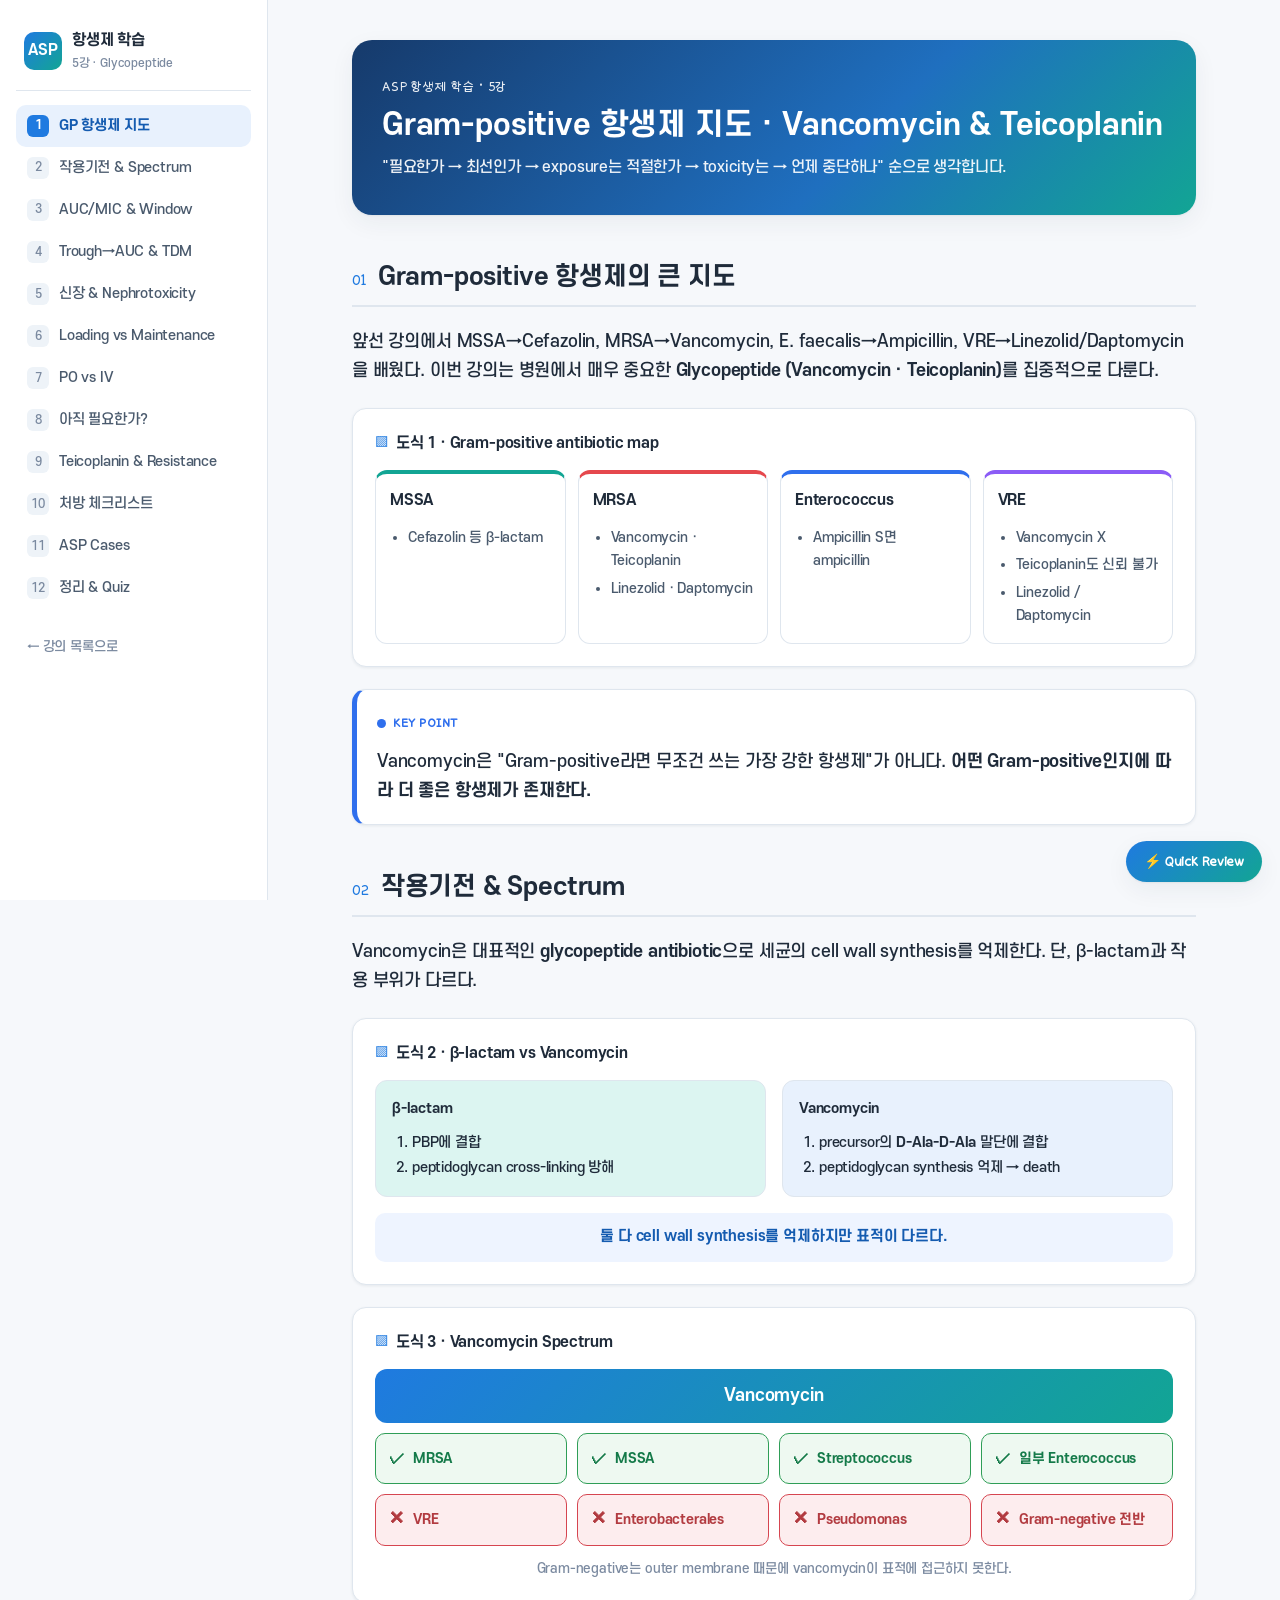
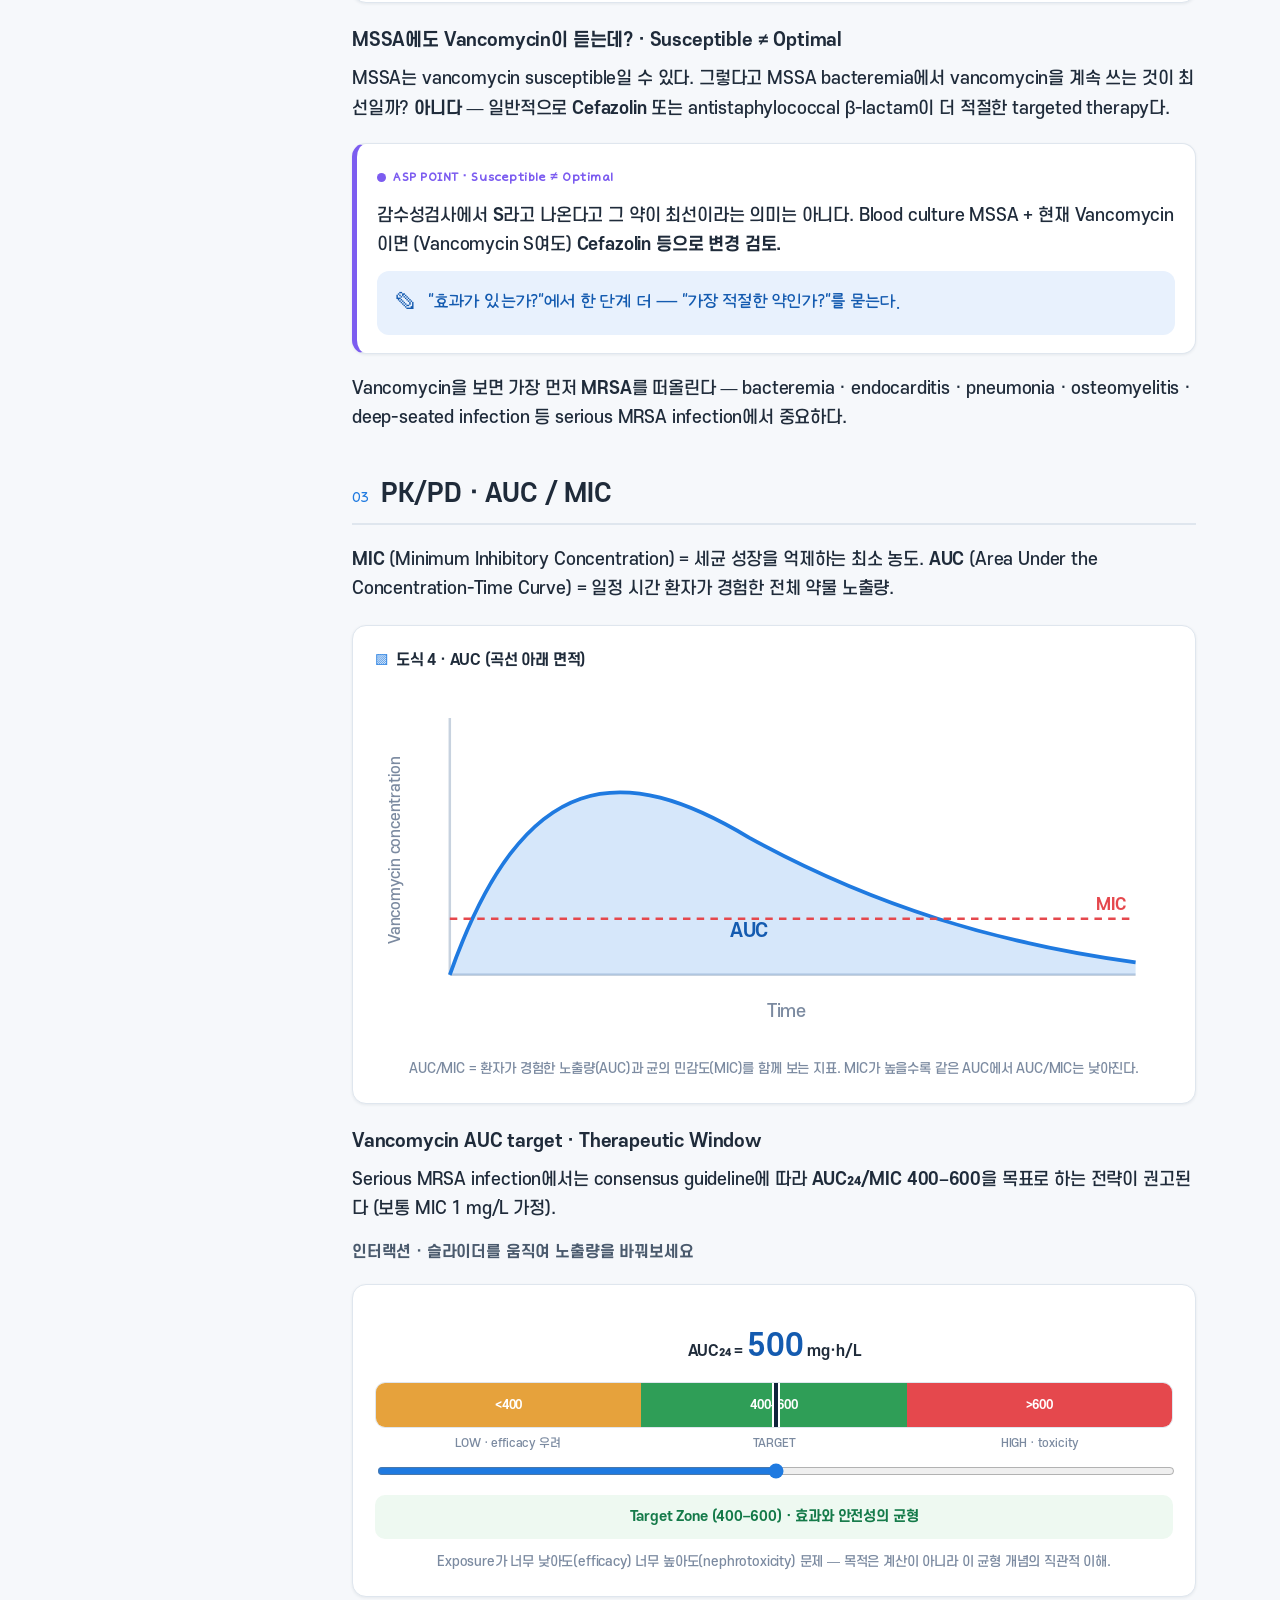
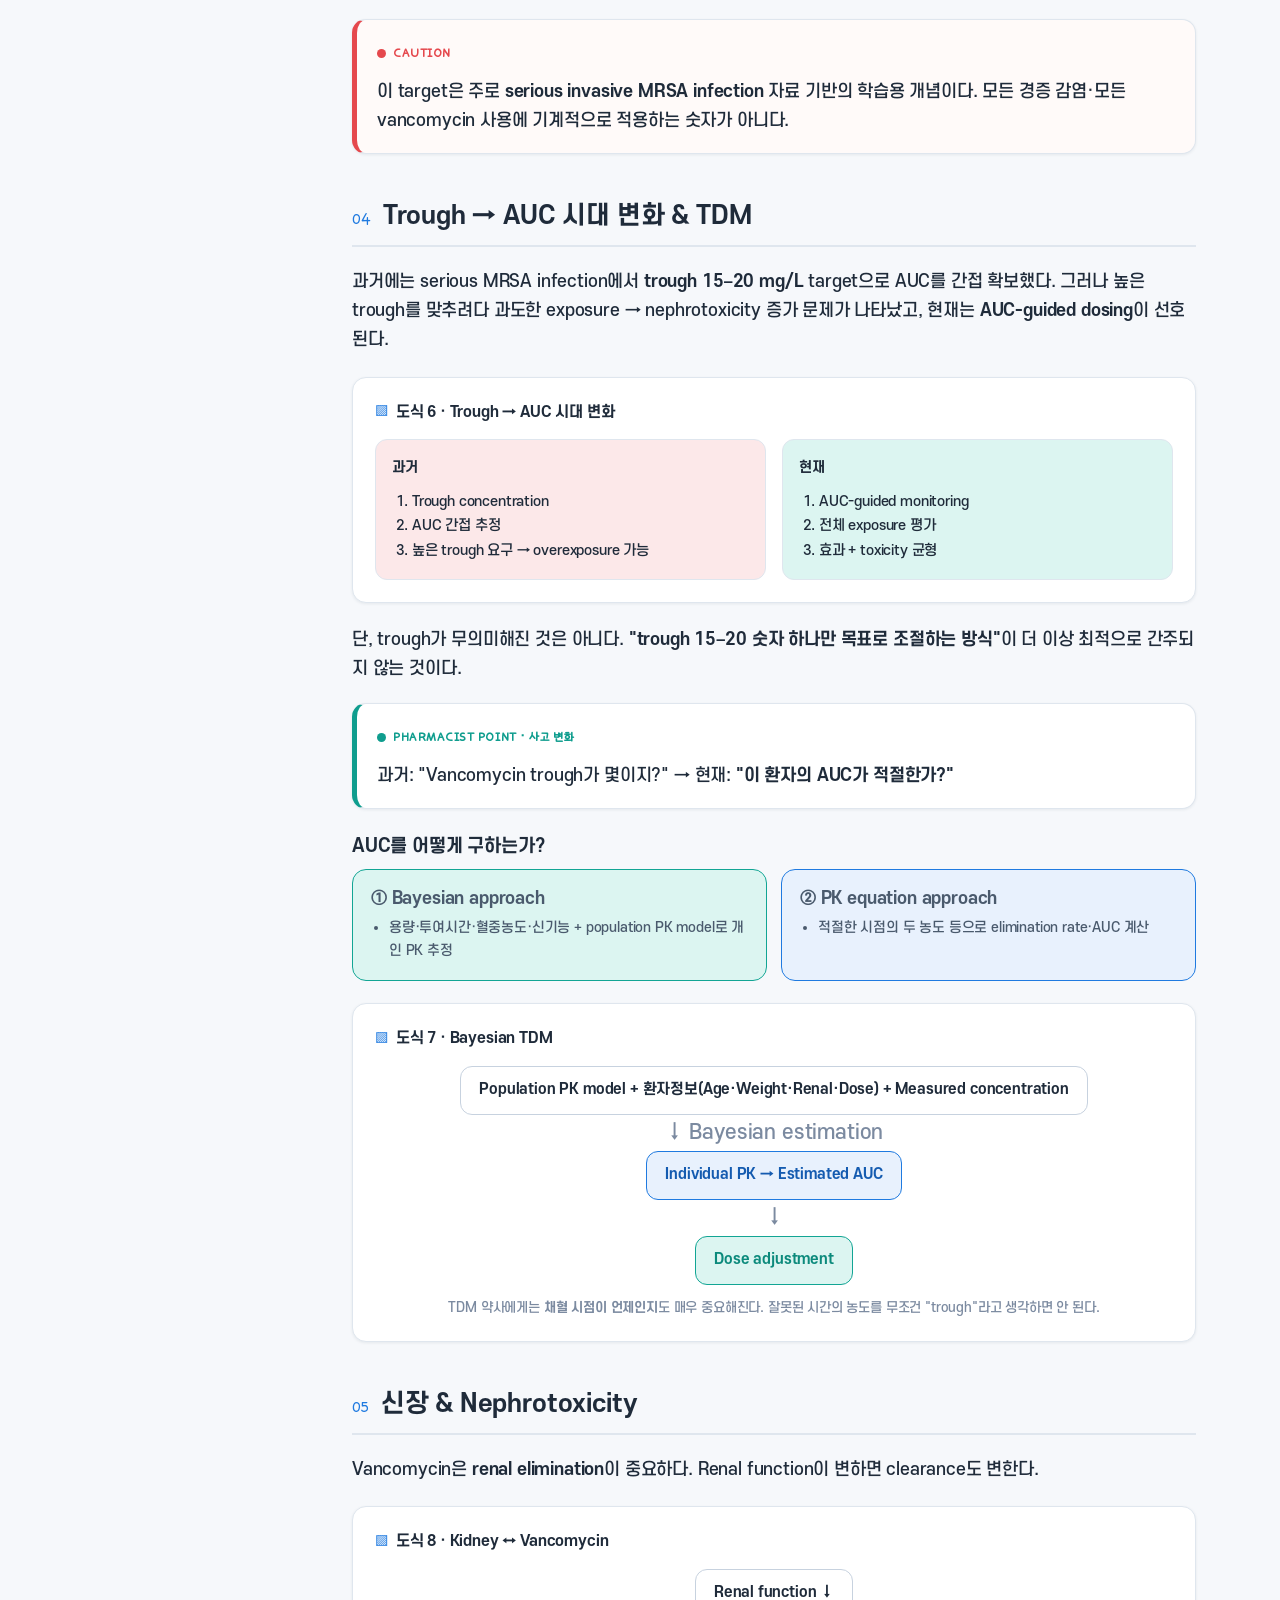
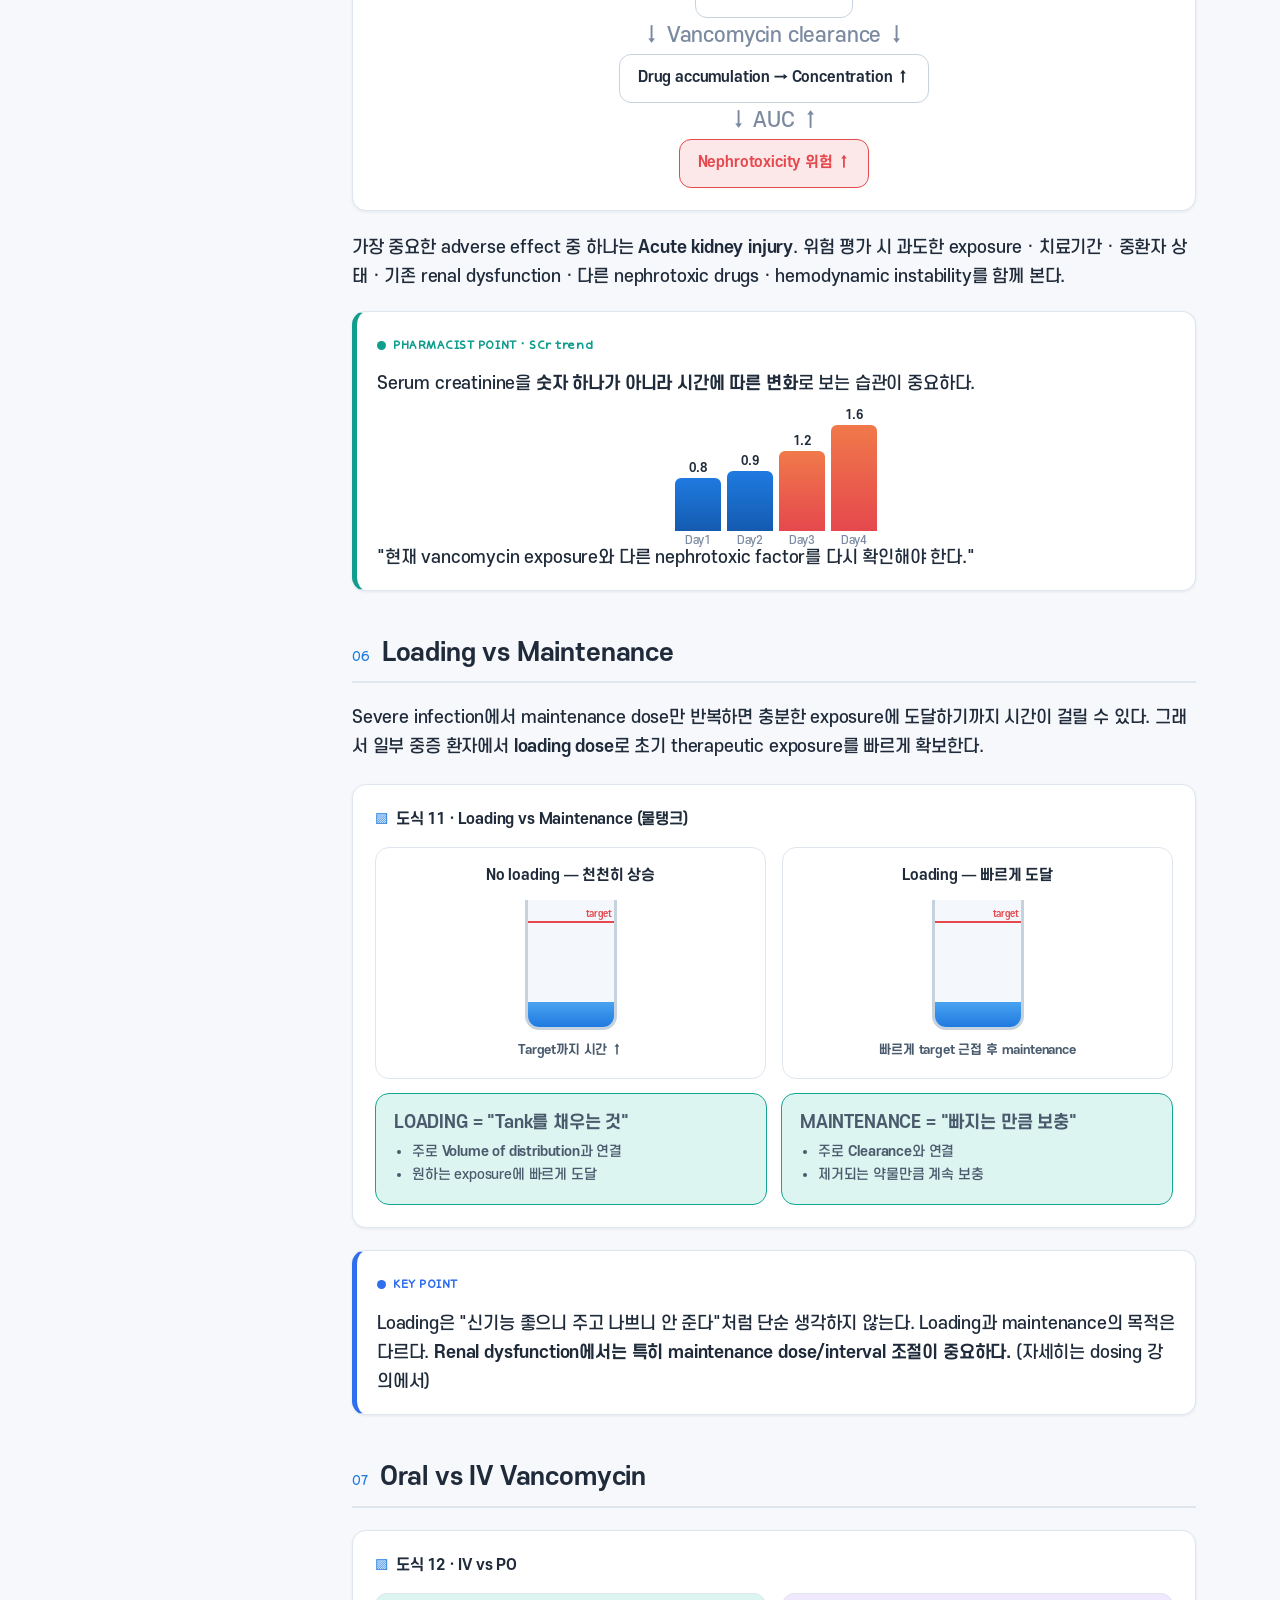
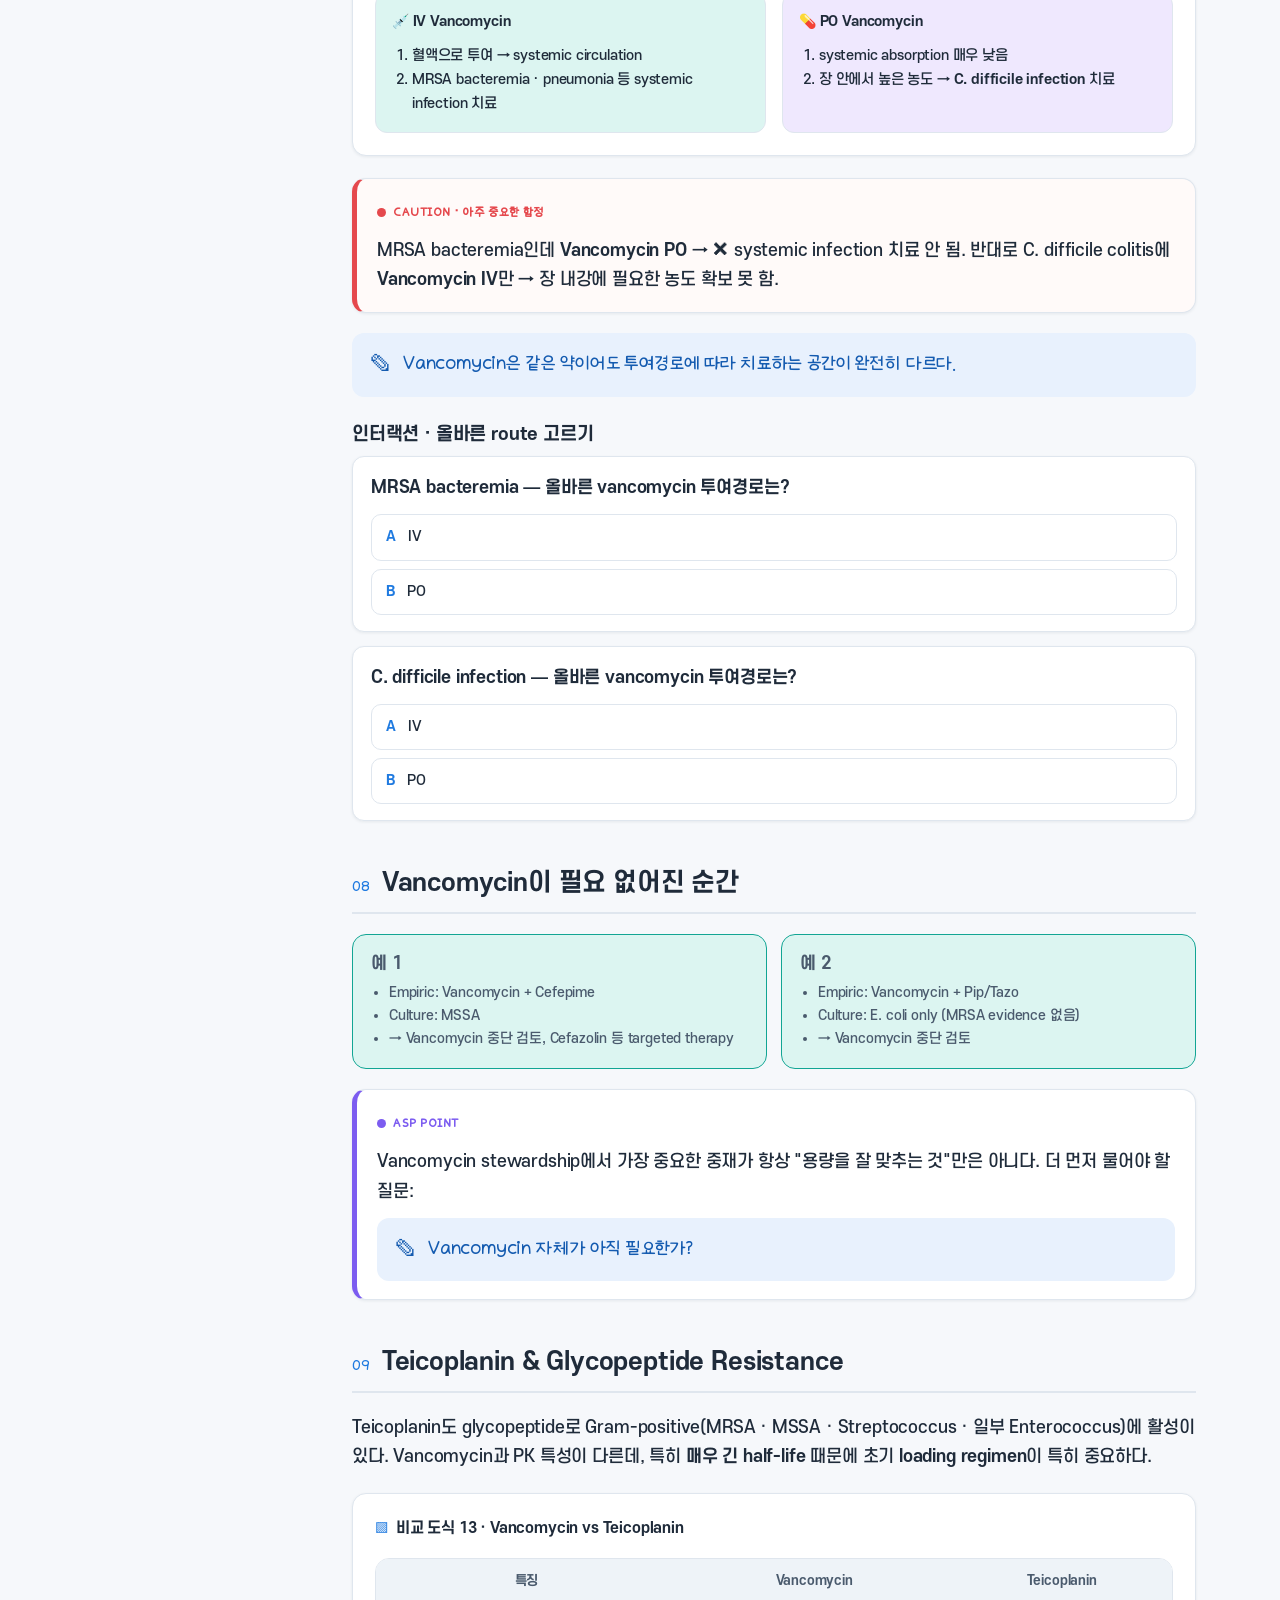
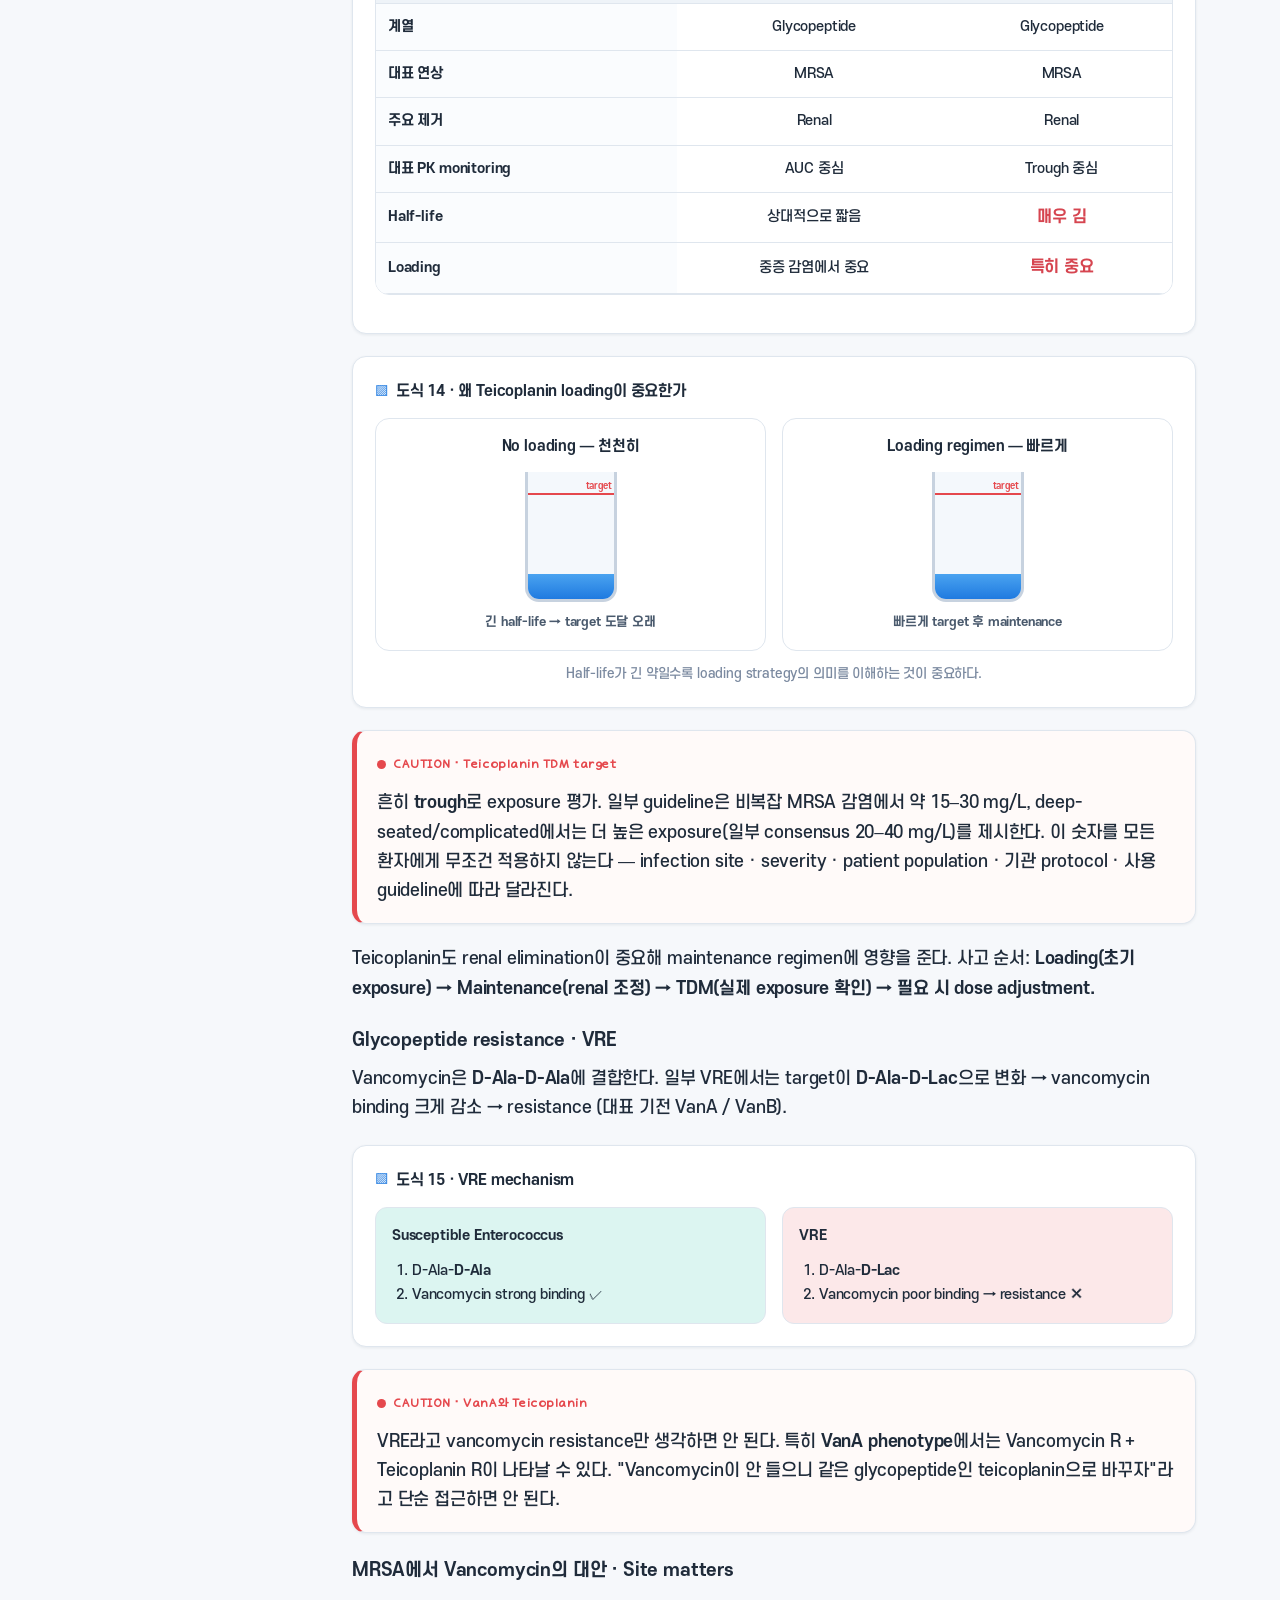
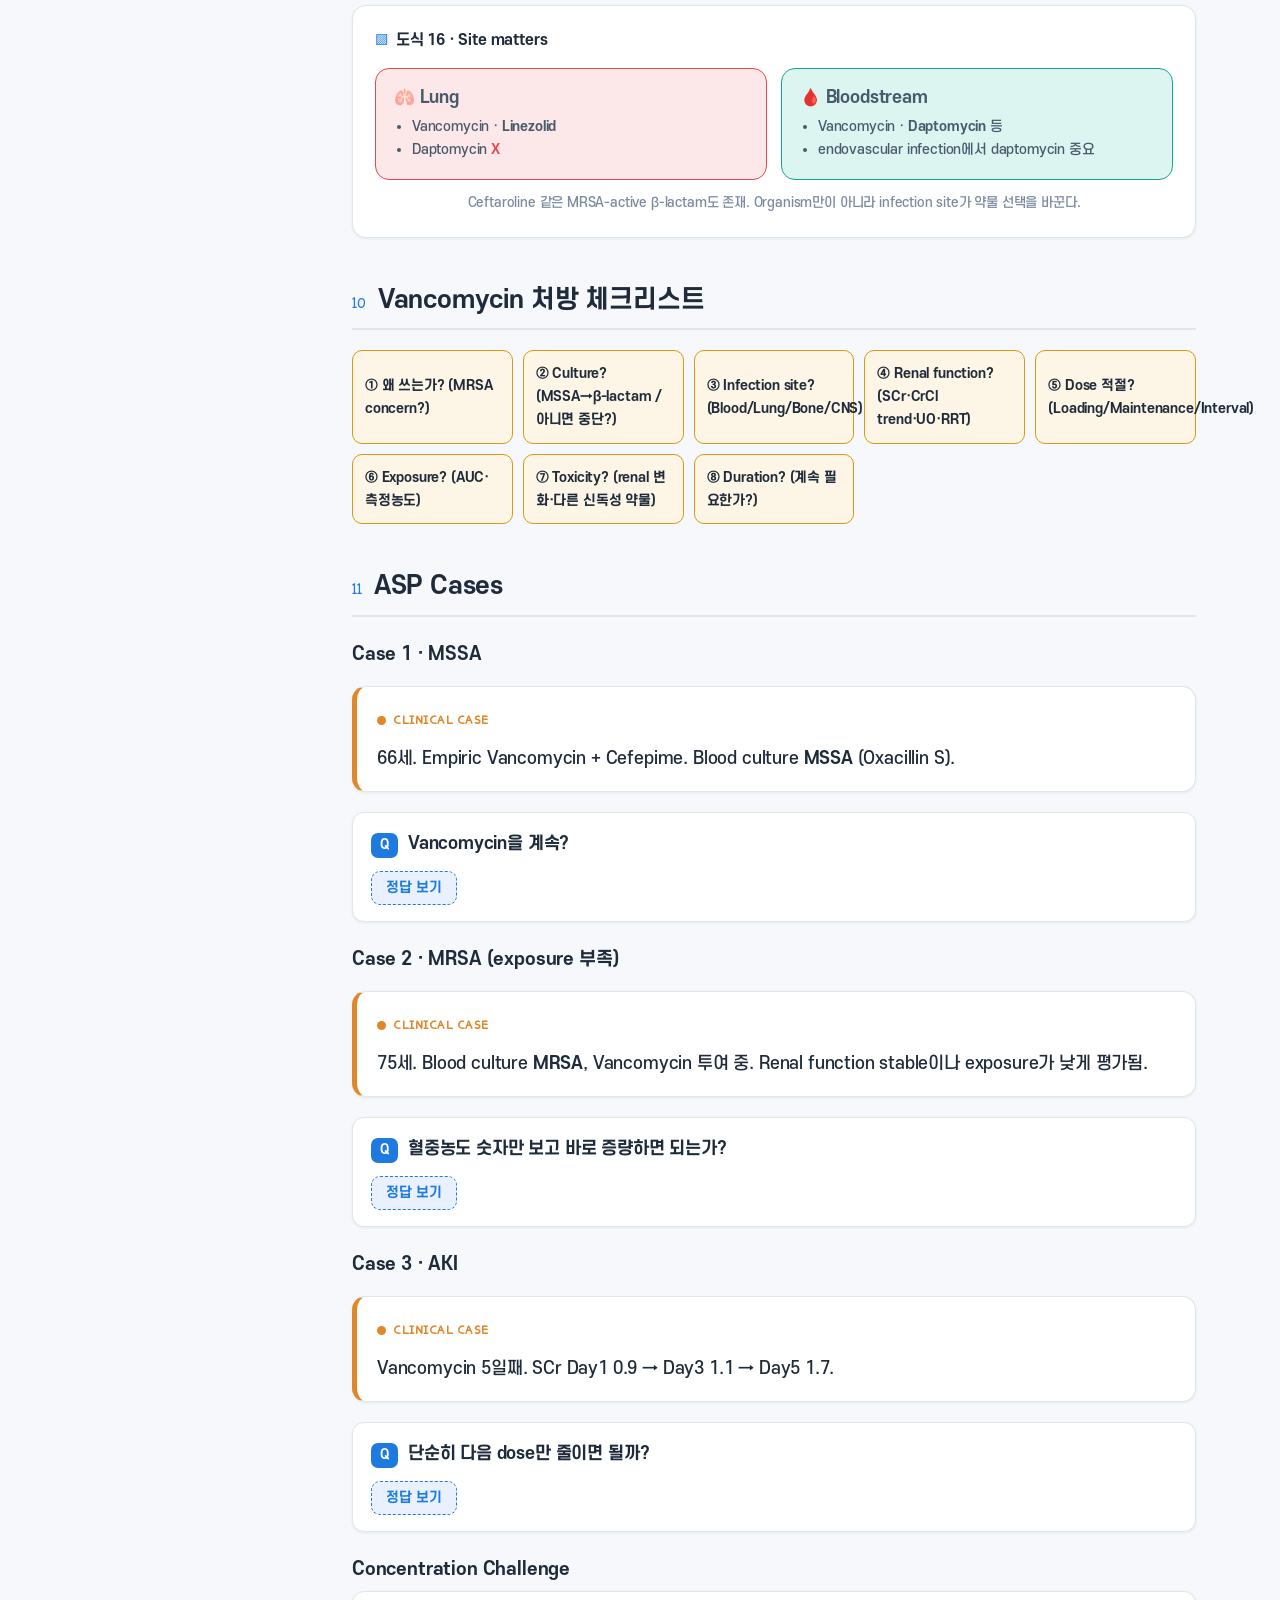
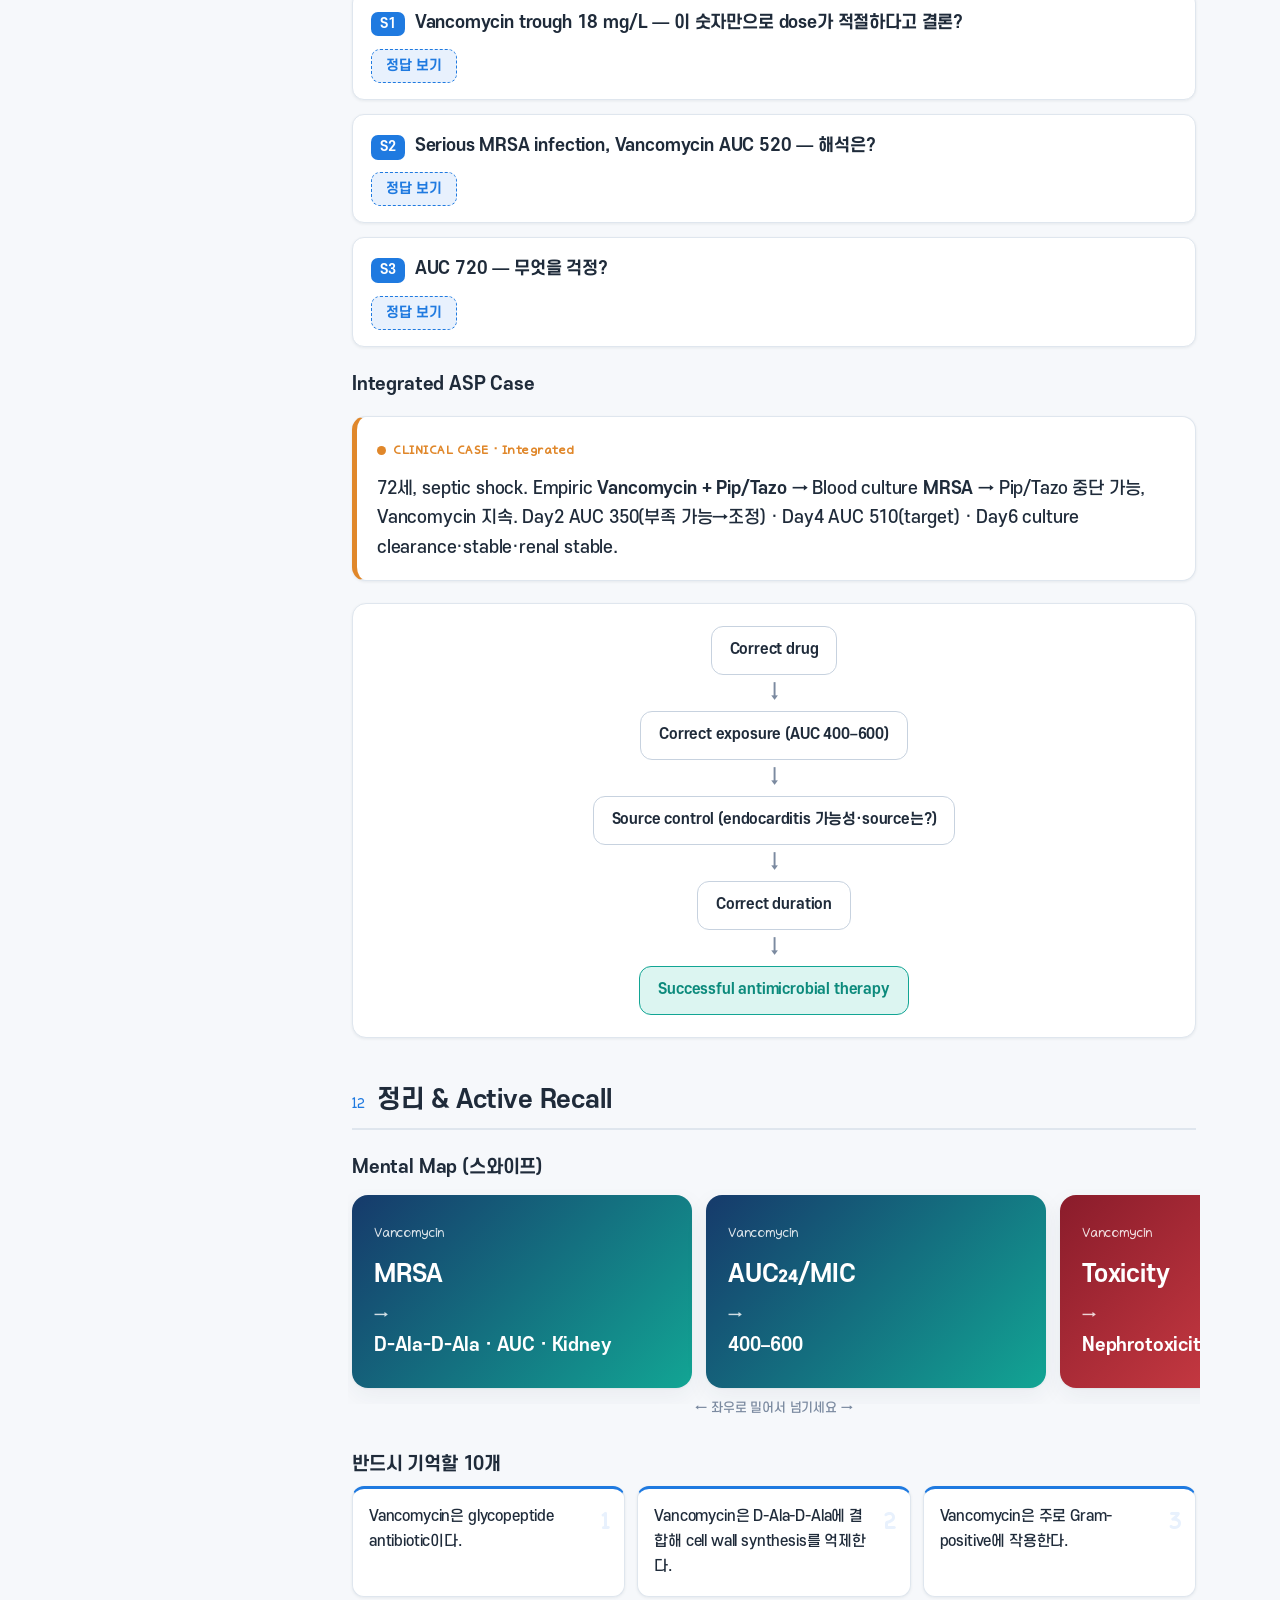
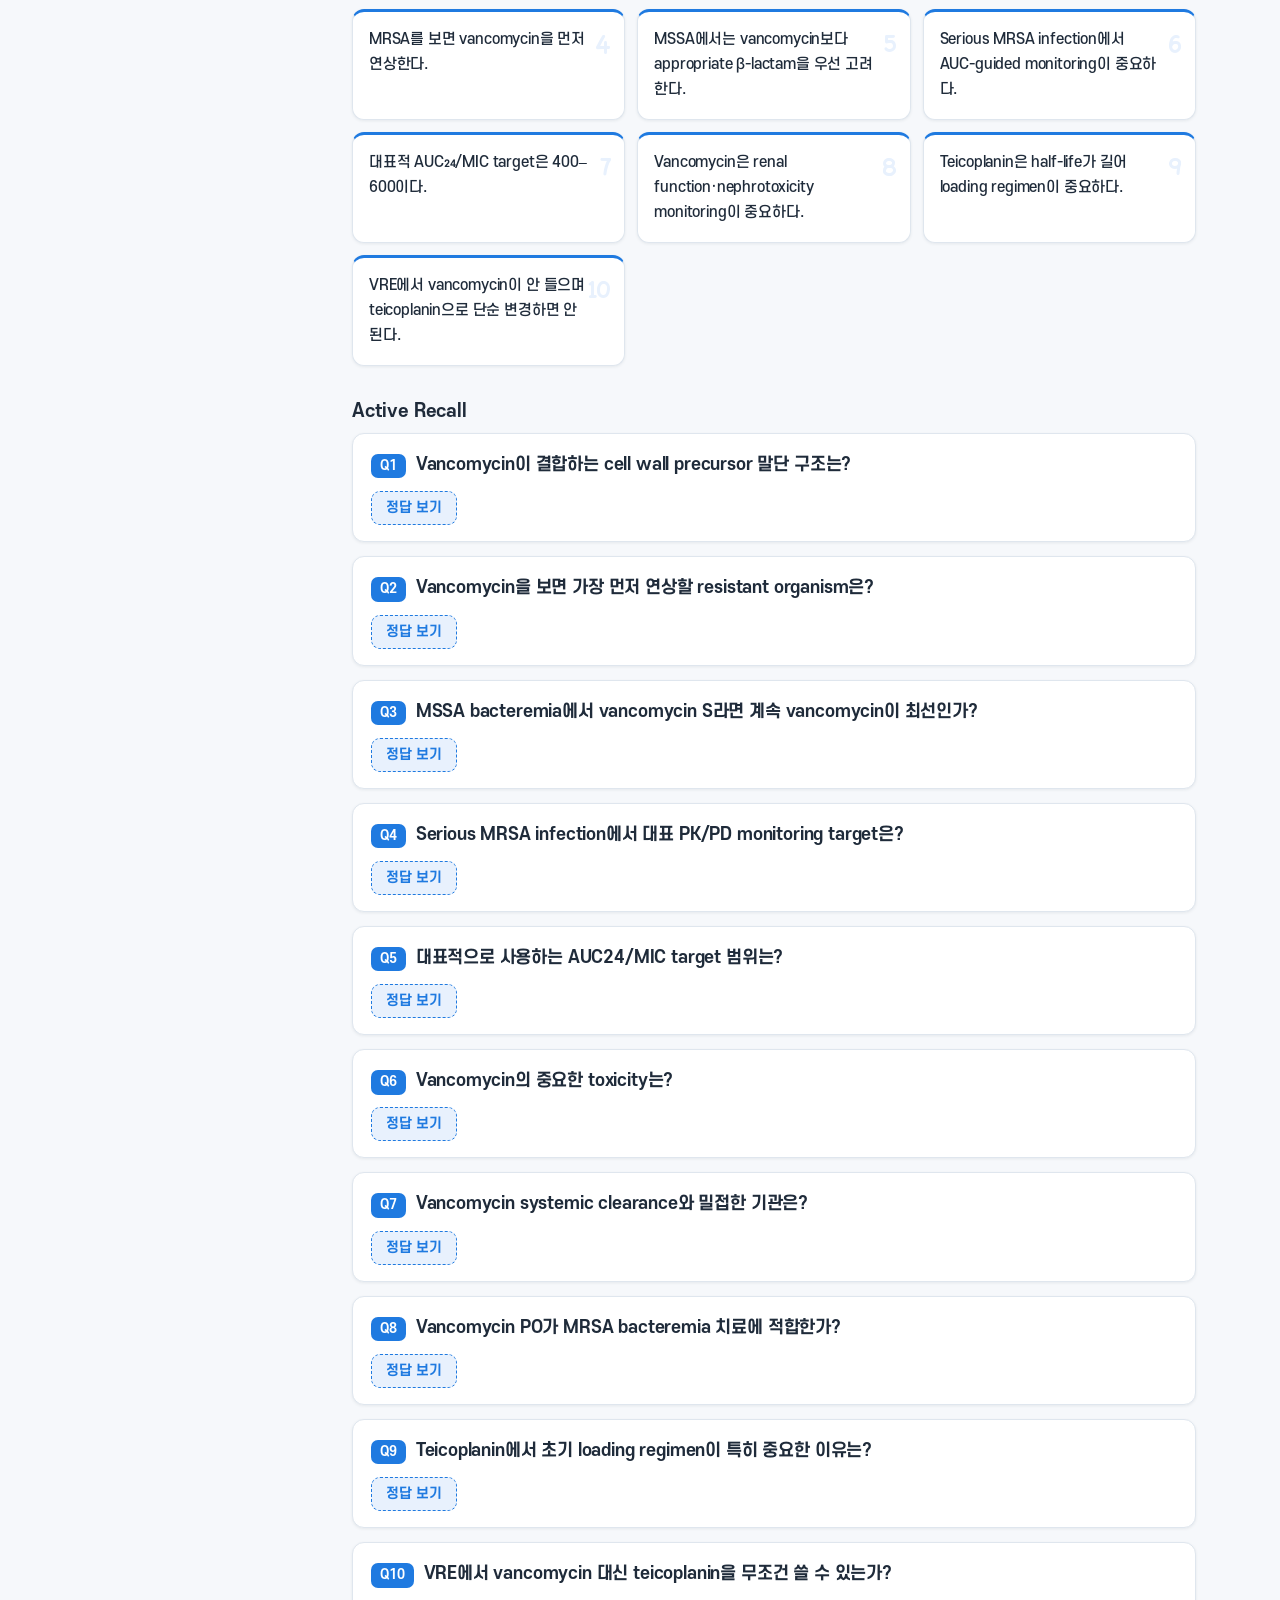
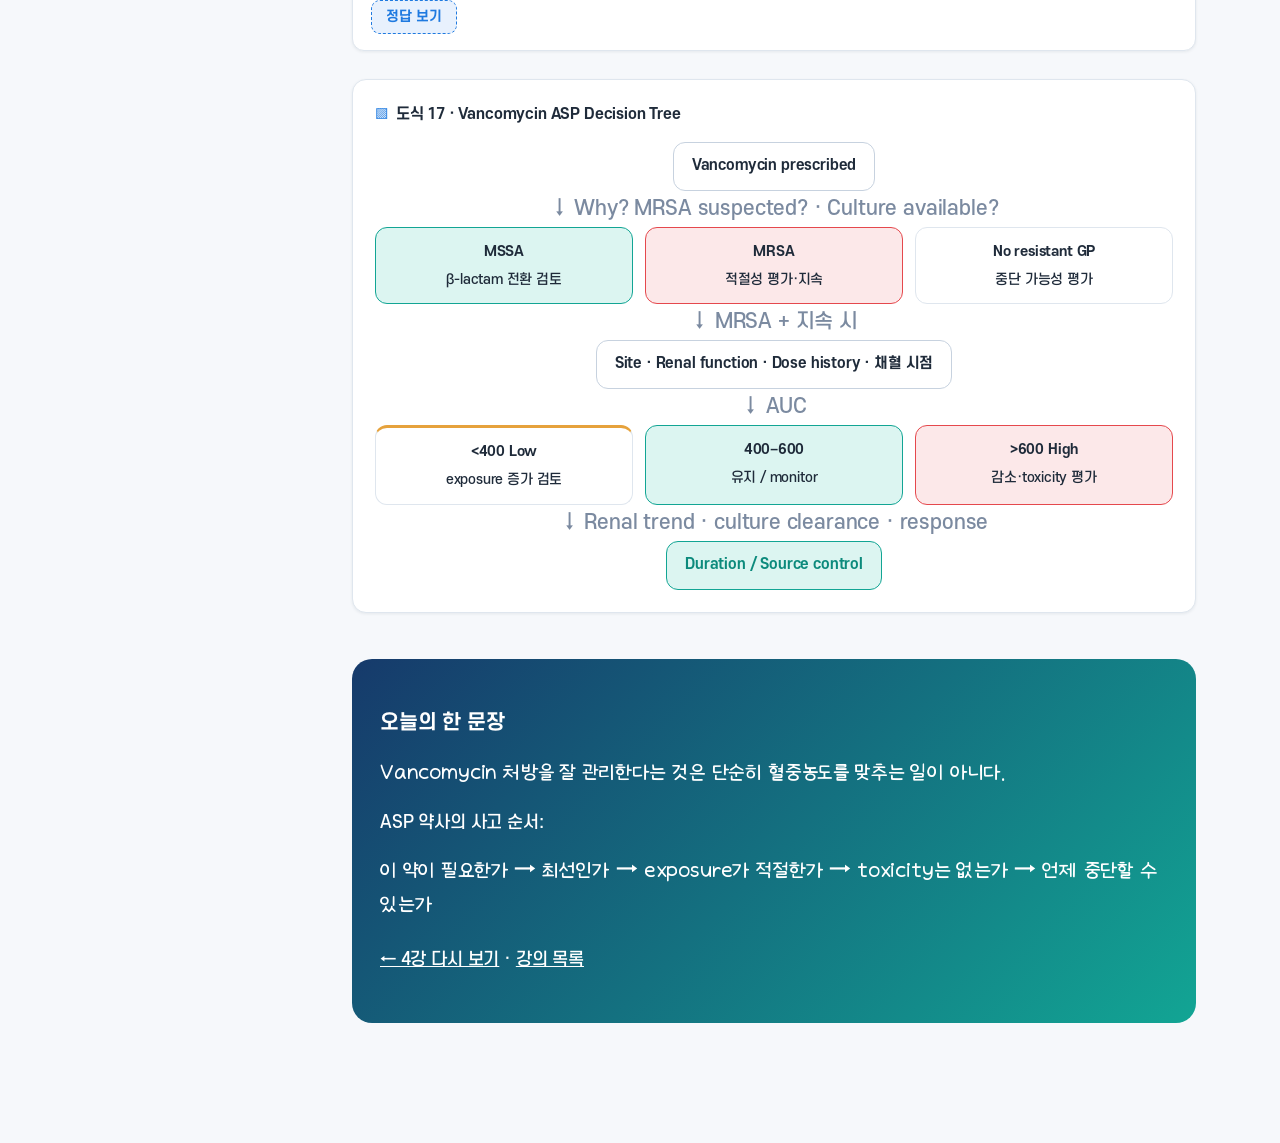
<file: lessons/lesson-05.html>
<!DOCTYPE html>
<html lang="ko">
<head>
  <meta charset="UTF-8" />
  <meta name="viewport" content="width=device-width, initial-scale=1.0" />
  <title>5강 · Gram-positive 항생제 지도: Vancomycin과 Teicoplanin</title>
  <link rel="stylesheet" href="../assets/css/styles.css" />
</head>
<body>
  <div class="topbar">
    <button class="hamburger" aria-label="목차 열기" aria-expanded="false"><span></span></button>
    <div class="topbar__title">5강 · Vancomycin</div>
  </div>
  <div class="scrim" aria-hidden="true"></div>

  <div class="app">
    <aside class="sidebar" aria-label="강의 목차">
      <div class="sidebar__brand">
        <div class="sidebar__logo">ASP</div>
        <div class="sidebar__title">항생제 학습
          <small>5강 · Glycopeptide</small>
        </div>
      </div>
      <nav>
        <ul class="toc">
          <li><a href="#map"><span class="num">1</span> GP 항생제 지도</a></li>
          <li><a href="#mech"><span class="num">2</span> 작용기전 & Spectrum</a></li>
          <li><a href="#auc"><span class="num">3</span> AUC/MIC & Window</a></li>
          <li><a href="#trough"><span class="num">4</span> Trough→AUC & TDM</a></li>
          <li><a href="#kidney"><span class="num">5</span> 신장 & Nephrotoxicity</a></li>
          <li><a href="#dosing"><span class="num">6</span> Loading vs Maintenance</a></li>
          <li><a href="#route"><span class="num">7</span> PO vs IV</a></li>
          <li><a href="#needed"><span class="num">8</span> 아직 필요한가?</a></li>
          <li><a href="#teico"><span class="num">9</span> Teicoplanin & Resistance</a></li>
          <li><a href="#checklist"><span class="num">10</span> 처방 체크리스트</a></li>
          <li><a href="#cases"><span class="num">11</span> ASP Cases</a></li>
          <li><a href="#quiz"><span class="num">12</span> 정리 & Quiz</a></li>
        </ul>
      </nav>
      <a class="sidebar__back" href="../index.html">← 강의 목록으로</a>
    </aside>

    <div class="content">
      <div class="wrap">

        <header class="lesson-hero">
          <div class="kicker">ASP 항생제 학습 · 5강</div>
          <h1>Gram-positive 항생제 지도 · Vancomycin & Teicoplanin</h1>
          <p>"필요한가 → 최선인가 → exposure는 적절한가 → toxicity는 → 언제 중단하나" 순으로 생각합니다.</p>
        </header>

        <!-- ===== S1 · GP 항생제 지도 ===== -->
        <section id="map" class="section">
          <h2><span class="sec-no">01</span> Gram-positive 항생제의 큰 지도</h2>
          <p>앞선 강의에서 MSSA→Cefazolin, MRSA→Vancomycin, E. faecalis→Ampicillin, VRE→Linezolid/Daptomycin을 배웠다.
            이번 강의는 병원에서 매우 중요한 <b>Glycopeptide (Vancomycin · Teicoplanin)</b>를 집중적으로 다룬다.</p>

          <div class="figure">
            <div class="figure__title">도식 1 · Gram-positive antibiotic map</div>
            <div class="gpmap__cols" style="grid-template-columns:repeat(4,1fr);">
              <div class="gpmap__col" style="border-top-color:var(--gn);"><h5>MSSA</h5><ul><li>Cefazolin 등 β-lactam</li></ul></div>
              <div class="gpmap__col" style="border-top-color:var(--resist);"><h5>MRSA</h5><ul><li>Vancomycin · Teicoplanin</li><li>Linezolid · Daptomycin</li></ul></div>
              <div class="gpmap__col" style="border-top-color:var(--gp);"><h5>Enterococcus</h5><ul><li>Ampicillin S면 ampicillin</li></ul></div>
              <div class="gpmap__col" style="border-top-color:var(--anaerobe);"><h5>VRE</h5><ul><li>Vancomycin X</li><li>Teicoplanin도 신뢰 불가</li><li>Linezolid / Daptomycin</li></ul></div>
            </div>
          </div>
          <div class="card card--key">
            <div class="card__label"><span class="dot"></span>KEY POINT</div>
            <p>Vancomycin은 "Gram-positive라면 무조건 쓰는 가장 강한 항생제"가 아니다. <b>어떤 Gram-positive인지에 따라 더 좋은 항생제가 존재한다.</b></p>
          </div>
        </section>

        <!-- ===== S2,3,4,5,6 · 작용기전 & Spectrum ===== -->
        <section id="mech" class="section">
          <h2><span class="sec-no">02</span> 작용기전 &amp; Spectrum</h2>
          <p>Vancomycin은 대표적인 <b>glycopeptide antibiotic</b>으로 세균의 cell wall synthesis를 억제한다. 단, β-lactam과 작용 부위가 다르다.</p>

          <div class="figure">
            <div class="figure__title">도식 2 · β-lactam vs Vancomycin</div>
            <div class="twopanel">
              <div class="panel panel--normal">
                <h5>β-lactam</h5>
                <ol><li>PBP에 결합</li><li>peptidoglycan cross-linking 방해</li></ol>
              </div>
              <div class="panel panel--drug" style="background:var(--brand-soft);">
                <h5>Vancomycin</h5>
                <ol><li>precursor의 <b>D-Ala-D-Ala</b> 말단에 결합</li><li>peptidoglycan synthesis 억제 → death</li></ol>
              </div>
            </div>
            <div class="mech-flow">둘 다 cell wall synthesis를 억제하지만 표적이 다르다.</div>
          </div>

          <div class="figure">
            <div class="figure__title">도식 3 · Vancomycin Spectrum</div>
            <div class="radial">
              <div class="center">Vancomycin</div>
              <div class="item yes"><span class="m">✓</span> MRSA</div>
              <div class="item yes"><span class="m">✓</span> MSSA</div>
              <div class="item yes"><span class="m">✓</span> Streptococcus</div>
              <div class="item yes"><span class="m">✓</span> 일부 Enterococcus</div>
              <div class="item no"><span class="m">✕</span> VRE</div>
              <div class="item no"><span class="m">✕</span> Enterobacterales</div>
              <div class="item no"><span class="m">✕</span> Pseudomonas</div>
              <div class="item no"><span class="m">✕</span> Gram-negative 전반</div>
            </div>
            <div class="figure__cap">Gram-negative는 outer membrane 때문에 vancomycin이 표적에 접근하지 못한다.</div>
          </div>

          <h3>MSSA에도 Vancomycin이 듣는데? · Susceptible ≠ Optimal</h3>
          <p>MSSA는 vancomycin susceptible일 수 있다. 그렇다고 MSSA bacteremia에서 vancomycin을 계속 쓰는 것이 최선일까? <b>아니다</b> — 일반적으로 <b>Cefazolin</b> 또는 antistaphylococcal β-lactam이 더 적절한 targeted therapy다.</p>
          <div class="card card--asp">
            <div class="card__label"><span class="dot"></span>ASP POINT · Susceptible ≠ Optimal</div>
            <p>감수성검사에서 <b>S</b>라고 나온다고 그 약이 최선이라는 의미는 아니다. Blood culture MSSA + 현재 Vancomycin이면 (Vancomycin S여도) <b>Cefazolin 등으로 변경 검토.</b></p>
            <div class="oneline" style="margin:6px 0 0;">"효과가 있는가?"에서 한 단계 더 — "가장 적절한 약인가?"를 묻는다.</div>
          </div>
          <p>Vancomycin을 보면 가장 먼저 <b>MRSA</b>를 떠올린다 — bacteremia · endocarditis · pneumonia · osteomyelitis · deep-seated infection 등 serious MRSA infection에서 중요하다.</p>
        </section>

        <!-- ===== S7,8,9 · AUC/MIC + 인터랙션 ===== -->
        <section id="auc" class="section">
          <h2><span class="sec-no">03</span> PK/PD · AUC / MIC</h2>
          <p><b>MIC</b> (Minimum Inhibitory Concentration) = 세균 성장을 억제하는 최소 농도.
            <b>AUC</b> (Area Under the Concentration-Time Curve) = 일정 시간 환자가 경험한 전체 약물 노출량.</p>

          <div class="figure">
            <div class="figure__title">도식 4 · AUC (곡선 아래 면적)</div>
            <svg viewBox="0 0 640 280" width="100%" role="img" aria-label="Vancomycin 농도곡선의 AUC 면적과 MIC">
              <line x1="60" y1="230" x2="610" y2="230" stroke="#c7d2df" stroke-width="2"/>
              <line x1="60" y1="24" x2="60" y2="230" stroke="#c7d2df" stroke-width="2"/>
              <text x="330" y="264" text-anchor="middle" fill="#7b8aa0" font-size="14">Time</text>
              <text x="20" y="130" text-anchor="middle" fill="#7b8aa0" font-size="12" transform="rotate(-90 20 130)">Vancomycin concentration</text>
              <path d="M60,230 C120,60 200,60 300,120 C400,175 500,205 610,220 L610,230 L60,230 Z" fill="#1f7ae0" opacity="0.18"/>
              <path d="M60,230 C120,60 200,60 300,120 C400,175 500,205 610,220" fill="none" stroke="#1f7ae0" stroke-width="3"/>
              <line x1="60" y1="185" x2="610" y2="185" stroke="#e5484d" stroke-width="2" stroke-dasharray="6 5"/>
              <text x="602" y="178" text-anchor="end" fill="#e5484d" font-size="13" font-weight="700">MIC</text>
              <text x="300" y="200" text-anchor="middle" fill="#145bb0" font-size="15" font-weight="700">AUC</text>
            </svg>
            <div class="figure__cap">AUC/MIC = 환자가 경험한 노출량(AUC)과 균의 민감도(MIC)를 함께 보는 지표. MIC가 높을수록 같은 AUC에서 AUC/MIC는 낮아진다.</div>
          </div>

          <h3>Vancomycin AUC target · Therapeutic Window</h3>
          <p>Serious MRSA infection에서는 consensus guideline에 따라 <b>AUC₂₄/MIC 400–600</b>을 목표로 하는 전략이 권고된다 (보통 MIC 1 mg/L 가정).</p>

          <h4>인터랙션 · 슬라이더를 움직여 노출량을 바꿔보세요</h4>
          <div class="figure" data-aucslider>
            <div class="aucslider">
              <div class="auc-readout">AUC₂₄ = <span class="val">500</span> mg·h/L</div>
              <div class="aucgauge">
                <div class="zone low">&lt;400</div>
                <div class="zone target">400–600</div>
                <div class="zone high">&gt;600</div>
                <div class="marker"></div>
              </div>
              <div class="aucgauge__labels"><span>LOW · efficacy 우려</span><span>TARGET</span><span>HIGH · toxicity</span></div>
              <input type="range" min="200" max="800" step="10" value="500" aria-label="AUC 노출량 조절" />
              <div class="auc-interp target"></div>
            </div>
            <div class="figure__cap">Exposure가 너무 낮아도(efficacy) 너무 높아도(nephrotoxicity) 문제 — 목적은 계산이 아니라 이 균형 개념의 직관적 이해.</div>
          </div>
          <div class="card card--caution">
            <div class="card__label"><span class="dot"></span>CAUTION</div>
            <p>이 target은 주로 <b>serious invasive MRSA infection</b> 자료 기반의 학습용 개념이다. 모든 경증 감염·모든 vancomycin 사용에 기계적으로 적용하는 숫자가 아니다.</p>
          </div>
        </section>

        <!-- ===== S10,11,12 · Trough→AUC & TDM ===== -->
        <section id="trough" class="section">
          <h2><span class="sec-no">04</span> Trough → AUC 시대 변화 &amp; TDM</h2>
          <p>과거에는 serious MRSA infection에서 <b>trough 15–20 mg/L</b> target으로 AUC를 간접 확보했다. 그러나 높은 trough를 맞추려다 과도한 exposure → nephrotoxicity 증가 문제가 나타났고, 현재는 <b>AUC-guided dosing</b>이 선호된다.</p>

          <div class="figure">
            <div class="figure__title">도식 6 · Trough → AUC 시대 변화</div>
            <div class="twopanel">
              <div class="panel panel--drug">
                <h5>과거</h5>
                <ol><li>Trough concentration</li><li>AUC 간접 추정</li><li>높은 trough 요구 → overexposure 가능</li></ol>
              </div>
              <div class="panel panel--normal">
                <h5>현재</h5>
                <ol><li>AUC-guided monitoring</li><li>전체 exposure 평가</li><li>효과 + toxicity 균형</li></ol>
              </div>
            </div>
          </div>
          <p>단, trough가 무의미해진 것은 아니다. <b>"trough 15–20 숫자 하나만 목표로 조절하는 방식"</b>이 더 이상 최적으로 간주되지 않는 것이다.</p>
          <div class="card card--pharm">
            <div class="card__label"><span class="dot"></span>PHARMACIST POINT · 사고 변화</div>
            <p>과거: "Vancomycin trough가 몇이지?" → 현재: <b>"이 환자의 AUC가 적절한가?"</b></p>
          </div>

          <h3>AUC를 어떻게 구하는가?</h3>
          <div class="split2">
            <div class="splitcard is-mssa"><h4>① Bayesian approach</h4><ul><li>용량·투여시간·혈중농도·신기능 + population PK model로 개인 PK 추정</li></ul></div>
            <div class="splitcard is-mssa" style="background:var(--brand-soft);border-color:var(--brand);"><h4>② PK equation approach</h4><ul><li>적절한 시점의 두 농도 등으로 elimination rate·AUC 계산</li></ul></div>
          </div>
          <div class="figure">
            <div class="figure__title">도식 7 · Bayesian TDM</div>
            <div class="vflow">
              <div class="vflow__box">Population PK model + 환자정보(Age·Weight·Renal·Dose) + Measured concentration</div>
              <div class="vflow__arrow">↓ Bayesian estimation</div>
              <div class="vflow__box q">Individual PK → Estimated AUC</div>
              <div class="vflow__arrow">↓</div>
              <div class="vflow__box" style="background:var(--gn-soft);border-color:var(--gn);color:#0c8a7c;">Dose adjustment</div>
            </div>
            <div class="figure__cap">TDM 약사에게는 <b>채혈 시점이 언제인지</b>도 매우 중요해진다. 잘못된 시간의 농도를 무조건 "trough"라고 생각하면 안 된다.</div>
          </div>
        </section>

        <!-- ===== S13,14 · 신장 & Nephrotoxicity ===== -->
        <section id="kidney" class="section">
          <h2><span class="sec-no">05</span> 신장 &amp; Nephrotoxicity</h2>
          <p>Vancomycin은 <b>renal elimination</b>이 중요하다. Renal function이 변하면 clearance도 변한다.</p>
          <div class="figure">
            <div class="figure__title">도식 8 · Kidney ↔ Vancomycin</div>
            <div class="vflow">
              <div class="vflow__box">Renal function ↓</div>
              <div class="vflow__arrow">↓ Vancomycin clearance ↓</div>
              <div class="vflow__box">Drug accumulation → Concentration ↑</div>
              <div class="vflow__arrow">↓ AUC ↑</div>
              <div class="vflow__box" style="background:var(--resist-soft);border-color:var(--resist);color:var(--resist);">Nephrotoxicity 위험 ↑</div>
            </div>
          </div>

          <p>가장 중요한 adverse effect 중 하나는 <b>Acute kidney injury</b>. 위험 평가 시 과도한 exposure · 치료기간 · 중환자 상태 · 기존 renal dysfunction · 다른 nephrotoxic drugs · hemodynamic instability를 함께 본다.</p>
          <div class="card card--pharm">
            <div class="card__label"><span class="dot"></span>PHARMACIST POINT · SCr trend</div>
            <p>Serum creatinine을 <b>숫자 하나가 아니라 시간에 따른 변화</b>로 보는 습관이 중요하다.</p>
            <div class="scrtrend">
              <div class="bar" style="height:44%"><span>0.8</span><small>Day1</small></div>
              <div class="bar" style="height:50%"><span>0.9</span><small>Day2</small></div>
              <div class="bar warn" style="height:66%"><span>1.2</span><small>Day3</small></div>
              <div class="bar warn" style="height:88%"><span>1.6</span><small>Day4</small></div>
            </div>
            <p style="margin-bottom:0;">"현재 vancomycin exposure와 다른 nephrotoxic factor를 다시 확인해야 한다."</p>
          </div>
        </section>

        <!-- ===== S15,16 · Loading vs Maintenance ===== -->
        <section id="dosing" class="section">
          <h2><span class="sec-no">06</span> Loading vs Maintenance</h2>
          <p>Severe infection에서 maintenance dose만 반복하면 충분한 exposure에 도달하기까지 시간이 걸릴 수 있다. 그래서 일부 중증 환자에서 <b>loading dose</b>로 초기 therapeutic exposure를 빠르게 확보한다.</p>

          <div class="figure">
            <div class="figure__title">도식 11 · Loading vs Maintenance (물탱크)</div>
            <div class="tanks">
              <div class="tankcard">
                <h5>No loading — 천천히 상승</h5>
                <div class="tank tank--slow"><div class="tank__target"></div><div class="tank__fill"></div></div>
                <div class="lbl">Target까지 시간 ↑</div>
              </div>
              <div class="tankcard">
                <h5>Loading — 빠르게 도달</h5>
                <div class="tank tank--fast"><div class="tank__target"></div><div class="tank__fill"></div></div>
                <div class="lbl">빠르게 target 근접 후 maintenance</div>
              </div>
            </div>
            <div class="split2" style="margin-top:14px;">
              <div class="splitcard is-mssa"><h4>LOADING = "Tank를 채우는 것"</h4><ul><li>주로 <b>Volume of distribution</b>과 연결</li><li>원하는 exposure에 빠르게 도달</li></ul></div>
              <div class="splitcard is-mssa" style="background:var(--gn-soft);border-color:var(--gn);"><h4>MAINTENANCE = "빠지는 만큼 보충"</h4><ul><li>주로 <b>Clearance</b>와 연결</li><li>제거되는 약물만큼 계속 보충</li></ul></div>
            </div>
          </div>
          <div class="card card--key">
            <div class="card__label"><span class="dot"></span>KEY POINT</div>
            <p>Loading은 "신기능 좋으니 주고 나쁘니 안 준다"처럼 단순 생각하지 않는다. Loading과 maintenance의 목적은 다르다.
              <b>Renal dysfunction에서는 특히 maintenance dose/interval 조절이 중요하다.</b> (자세히는 dosing 강의에서)</p>
          </div>
        </section>

        <!-- ===== S17,18 · PO vs IV + 인터랙션 ===== -->
        <section id="route" class="section">
          <h2><span class="sec-no">07</span> Oral vs IV Vancomycin</h2>
          <div class="figure">
            <div class="figure__title">도식 12 · IV vs PO</div>
            <div class="twopanel">
              <div class="panel panel--normal">
                <h5>💉 IV Vancomycin</h5>
                <ol><li>혈액으로 투여 → systemic circulation</li><li>MRSA bacteremia · pneumonia 등 systemic infection 치료</li></ol>
              </div>
              <div class="panel panel--drug" style="background:var(--anaerobe-soft);">
                <h5>💊 PO Vancomycin</h5>
                <ol><li>systemic absorption 매우 낮음</li><li>장 안에서 높은 농도 → <b>C. difficile infection</b> 치료</li></ol>
              </div>
            </div>
          </div>
          <div class="card card--caution">
            <div class="card__label"><span class="dot"></span>CAUTION · 아주 중요한 함정</div>
            <p>MRSA bacteremia인데 <b>Vancomycin PO</b> → <b>✕</b> systemic infection 치료 안 됨.
              반대로 C. difficile colitis에 <b>Vancomycin IV</b>만 → 장 내강에 필요한 농도 확보 못 함.</p>
          </div>
          <div class="oneline">Vancomycin은 같은 약이어도 투여경로에 따라 치료하는 공간이 완전히 다르다.</div>

          <h3>인터랙션 · 올바른 route 고르기</h3>
          <div class="quiz">
            <div class="qcard">
              <div class="q" style="display:block;"><b>MRSA bacteremia</b> — 올바른 vancomycin 투여경로는?</div>
              <ul class="mcq" data-answer="A">
                <li data-opt="A"><span class="opt">A</span> IV</li>
                <li data-opt="B"><span class="opt">B</span> PO</li>
              </ul>
              <div class="answer mcq-exp" style="display:none;">정답: A — IV (systemic infection이므로 systemic circulation 필요)</div>
            </div>
            <div class="qcard">
              <div class="q" style="display:block;"><b>C. difficile infection</b> — 올바른 vancomycin 투여경로는?</div>
              <ul class="mcq" data-answer="B">
                <li data-opt="A"><span class="opt">A</span> IV</li>
                <li data-opt="B"><span class="opt">B</span> PO</li>
              </ul>
              <div class="answer mcq-exp" style="display:none;">정답: B — PO (장 내강에서 작용)</div>
            </div>
          </div>
        </section>

        <!-- ===== S19 · 아직 필요한가 ===== -->
        <section id="needed" class="section">
          <h2><span class="sec-no">08</span> Vancomycin이 필요 없어진 순간</h2>
          <div class="split2">
            <div class="splitcard is-mssa">
              <h4>예 1</h4>
              <ul><li>Empiric: Vancomycin + Cefepime</li><li>Culture: MSSA</li><li>→ Vancomycin 중단 검토, Cefazolin 등 targeted therapy</li></ul>
            </div>
            <div class="splitcard is-mssa">
              <h4>예 2</h4>
              <ul><li>Empiric: Vancomycin + Pip/Tazo</li><li>Culture: E. coli only (MRSA evidence 없음)</li><li>→ Vancomycin 중단 검토</li></ul>
            </div>
          </div>
          <div class="card card--asp">
            <div class="card__label"><span class="dot"></span>ASP POINT</div>
            <p>Vancomycin stewardship에서 가장 중요한 중재가 항상 "용량을 잘 맞추는 것"만은 아니다. 더 먼저 물어야 할 질문:</p>
            <div class="oneline" style="margin:6px 0 0;">Vancomycin 자체가 아직 필요한가?</div>
          </div>
        </section>

        <!-- ===== S20~27 · Teicoplanin & Resistance ===== -->
        <section id="teico" class="section">
          <h2><span class="sec-no">09</span> Teicoplanin &amp; Glycopeptide Resistance</h2>
          <p>Teicoplanin도 glycopeptide로 Gram-positive(MRSA · MSSA · Streptococcus · 일부 Enterococcus)에 활성이 있다. Vancomycin과 PK 특성이 다른데, 특히 <b>매우 긴 half-life</b> 때문에 초기 <b>loading regimen</b>이 특히 중요하다.</p>

          <div class="figure">
            <div class="figure__title">비교 도식 13 · Vancomycin vs Teicoplanin</div>
            <div class="table-scroll">
              <table class="data">
                <thead><tr><th>특징</th><th>Vancomycin</th><th>Teicoplanin</th></tr></thead>
                <tbody>
                  <tr><th>계열</th><td>Glycopeptide</td><td>Glycopeptide</td></tr>
                  <tr><th>대표 연상</th><td>MRSA</td><td>MRSA</td></tr>
                  <tr><th>주요 제거</th><td>Renal</td><td>Renal</td></tr>
                  <tr><th>대표 PK monitoring</th><td>AUC 중심</td><td>Trough 중심</td></tr>
                  <tr><th>Half-life</th><td>상대적으로 짧음</td><td class="cov cov-no-c">매우 김</td></tr>
                  <tr><th>Loading</th><td>중증 감염에서 중요</td><td class="cov cov-no-c">특히 중요</td></tr>
                </tbody>
              </table>
            </div>
          </div>

          <div class="figure">
            <div class="figure__title">도식 14 · 왜 Teicoplanin loading이 중요한가</div>
            <div class="tanks">
              <div class="tankcard">
                <h5>No loading — 천천히</h5>
                <div class="tank tank--slow"><div class="tank__target"></div><div class="tank__fill"></div></div>
                <div class="lbl">긴 half-life → target 도달 오래</div>
              </div>
              <div class="tankcard">
                <h5>Loading regimen — 빠르게</h5>
                <div class="tank tank--fast"><div class="tank__target"></div><div class="tank__fill"></div></div>
                <div class="lbl">빠르게 target 후 maintenance</div>
              </div>
            </div>
            <div class="figure__cap">Half-life가 긴 약일수록 loading strategy의 의미를 이해하는 것이 중요하다.</div>
          </div>

          <div class="card card--caution">
            <div class="card__label"><span class="dot"></span>CAUTION · Teicoplanin TDM target</div>
            <p>흔히 <b>trough</b>로 exposure 평가. 일부 guideline은 비복잡 MRSA 감염에서 약 15–30 mg/L, deep-seated/complicated에서는 더 높은 exposure(일부 consensus 20–40 mg/L)를 제시한다.
              이 숫자를 모든 환자에게 무조건 적용하지 않는다 — infection site · severity · patient population · 기관 protocol · 사용 guideline에 따라 달라진다.</p>
          </div>
          <p>Teicoplanin도 renal elimination이 중요해 maintenance regimen에 영향을 준다. 사고 순서: <b>Loading(초기 exposure) → Maintenance(renal 조정) → TDM(실제 exposure 확인) → 필요 시 dose adjustment.</b></p>

          <h3>Glycopeptide resistance · VRE</h3>
          <p>Vancomycin은 <b>D-Ala-D-Ala</b>에 결합한다. 일부 VRE에서는 target이 <b>D-Ala-D-Lac</b>으로 변화 → vancomycin binding 크게 감소 → resistance (대표 기전 VanA / VanB).</p>
          <div class="figure">
            <div class="figure__title">도식 15 · VRE mechanism</div>
            <div class="twopanel">
              <div class="panel panel--normal">
                <h5>Susceptible Enterococcus</h5>
                <ol><li>D-Ala-<b>D-Ala</b></li><li>Vancomycin strong binding ✓</li></ol>
              </div>
              <div class="panel panel--drug">
                <h5>VRE</h5>
                <ol><li>D-Ala-<b>D-Lac</b></li><li>Vancomycin poor binding → resistance ✕</li></ol>
              </div>
            </div>
          </div>
          <div class="card card--caution">
            <div class="card__label"><span class="dot"></span>CAUTION · VanA와 Teicoplanin</div>
            <p>VRE라고 vancomycin resistance만 생각하면 안 된다. 특히 <b>VanA phenotype</b>에서는 Vancomycin R + Teicoplanin R이 나타날 수 있다.
              "Vancomycin이 안 들으니 같은 glycopeptide인 teicoplanin으로 바꾸자"라고 단순 접근하면 안 된다.</p>
          </div>

          <h3>MRSA에서 Vancomycin의 대안 · Site matters</h3>
          <div class="figure">
            <div class="figure__title">도식 16 · Site matters</div>
            <div class="split2">
              <div class="splitcard is-mrsa">
                <h4>🫁 Lung</h4>
                <ul><li>Vancomycin · <b>Linezolid</b></li><li>Daptomycin <b style="color:var(--resist)">X</b></li></ul>
              </div>
              <div class="splitcard is-mssa">
                <h4>🩸 Bloodstream</h4>
                <ul><li>Vancomycin · <b>Daptomycin</b> 등</li><li>endovascular infection에서 daptomycin 중요</li></ul>
              </div>
            </div>
            <div class="figure__cap">Ceftaroline 같은 MRSA-active β-lactam도 존재. Organism만이 아니라 infection site가 약물 선택을 바꾼다.</div>
          </div>
        </section>

        <!-- ===== S28 · 처방 체크리스트 ===== -->
        <section id="checklist" class="section">
          <h2><span class="sec-no">10</span> Vancomycin 처방 체크리스트</h2>
          <div class="orggrid">
            <div class="orgcell cov-partial" style="opacity:1;"><span>① 왜 쓰는가? (MRSA concern?)</span></div>
            <div class="orgcell cov-partial" style="opacity:1;"><span>② Culture? (MSSA→β-lactam / 아니면 중단?)</span></div>
            <div class="orgcell cov-partial" style="opacity:1;"><span>③ Infection site? (Blood/Lung/Bone/CNS)</span></div>
            <div class="orgcell cov-partial" style="opacity:1;"><span>④ Renal function? (SCr·CrCl trend·UO·RRT)</span></div>
            <div class="orgcell cov-partial" style="opacity:1;"><span>⑤ Dose 적절? (Loading/Maintenance/Interval)</span></div>
            <div class="orgcell cov-partial" style="opacity:1;"><span>⑥ Exposure? (AUC·측정농도)</span></div>
            <div class="orgcell cov-partial" style="opacity:1;"><span>⑦ Toxicity? (renal 변화·다른 신독성 약물)</span></div>
            <div class="orgcell cov-partial" style="opacity:1;"><span>⑧ Duration? (계속 필요한가?)</span></div>
          </div>
        </section>

        <!-- ===== S29~32,36,37 · Cases ===== -->
        <section id="cases" class="section">
          <h2><span class="sec-no">11</span> ASP Cases</h2>

          <h3>Case 1 · MSSA</h3>
          <div class="card card--case">
            <div class="card__label"><span class="dot"></span>CLINICAL CASE</div>
            <p>66세. Empiric Vancomycin + Cefepime. Blood culture <b>MSSA</b> (Oxacillin S).</p>
          </div>
          <div class="qcard">
            <div class="q"><span class="qn">Q</span> Vancomycin을 계속?</div>
            <button class="reveal-btn">정답 보기</button>
            <div class="answer">활성은 있으나 최적 targeted therapy 아님 → Cefazolin 등 β-lactam으로 변경 검토.
              <div class="exp">S라고 계속 쓰는 것이 ASP가 아니다.</div>
            </div>
          </div>

          <h3>Case 2 · MRSA (exposure 부족)</h3>
          <div class="card card--case">
            <div class="card__label"><span class="dot"></span>CLINICAL CASE</div>
            <p>75세. Blood culture <b>MRSA</b>, Vancomycin 투여 중. Renal function stable이나 exposure가 낮게 평가됨.</p>
          </div>
          <div class="qcard">
            <div class="q"><span class="qn">Q</span> 혈중농도 숫자만 보고 바로 증량하면 되는가?</div>
            <button class="reveal-btn">정답 보기</button>
            <div class="answer">아니다 — regimen·투여시간·채혈시간 확인 → AUC 추정 → dose/interval 조절 → 재평가.
              <div class="exp"><b>언제 투여했고 언제 채혈했는지</b>가 반드시 필요하다.</div>
            </div>
          </div>

          <h3>Case 3 · AKI</h3>
          <div class="card card--case">
            <div class="card__label"><span class="dot"></span>CLINICAL CASE</div>
            <p>Vancomycin 5일째. SCr Day1 0.9 → Day3 1.1 → Day5 1.7.</p>
          </div>
          <div class="qcard">
            <div class="q"><span class="qn">Q</span> 단순히 다음 dose만 줄이면 될까?</div>
            <button class="reveal-btn">정답 보기</button>
            <div class="answer">아니다 — exposure·hemodynamics·다른 신독성 약물·contrast·infection status·지속 필요성·대체 항생제 전체 평가.
              <div class="exp">AKI 발생 시 "얼마로 줄이지?"보다 먼저 <b>"Vancomycin이 아직 필요한가?"</b>를 확인한다.</div>
            </div>
          </div>

          <h3>Concentration Challenge</h3>
          <div class="quiz">
            <div class="qcard">
              <div class="q"><span class="qn">S1</span> Vancomycin trough 18 mg/L — 이 숫자만으로 dose가 적절하다고 결론?</div>
              <button class="reveal-btn">정답 보기</button>
              <div class="answer">No — 투여시각·채혈시각·AUC·renal function·indication 확인 필요.</div>
            </div>
            <div class="qcard">
              <div class="q"><span class="qn">S2</span> Serious MRSA infection, Vancomycin AUC 520 — 해석은?</div>
              <button class="reveal-btn">정답 보기</button>
              <div class="answer">일반적으로 목표범위(400–600) 내. 단, 전체 clinical context를 함께 평가.</div>
            </div>
            <div class="qcard">
              <div class="q"><span class="qn">S3</span> AUC 720 — 무엇을 걱정?</div>
              <button class="reveal-btn">정답 보기</button>
              <div class="answer">과도한 exposure와 nephrotoxicity 가능성을 재평가한다.</div>
            </div>
          </div>

          <h3>Integrated ASP Case</h3>
          <div class="card card--case">
            <div class="card__label"><span class="dot"></span>CLINICAL CASE · Integrated</div>
            <p>72세, septic shock. Empiric <b>Vancomycin + Pip/Tazo</b> → Blood culture <b>MRSA</b> → Pip/Tazo 중단 가능, Vancomycin 지속.
              Day2 AUC 350(부족 가능→조정) · Day4 AUC 510(target) · Day6 culture clearance·stable·renal stable.</p>
          </div>
          <div class="figure">
            <div class="vflow">
              <div class="vflow__box">Correct drug</div>
              <div class="vflow__arrow">↓</div>
              <div class="vflow__box">Correct exposure (AUC 400–600)</div>
              <div class="vflow__arrow">↓</div>
              <div class="vflow__box">Source control (endocarditis 가능성·source는?)</div>
              <div class="vflow__arrow">↓</div>
              <div class="vflow__box">Correct duration</div>
              <div class="vflow__arrow">↓</div>
              <div class="vflow__box" style="background:var(--gn-soft);border-color:var(--gn);color:#0c8a7c;">Successful antimicrobial therapy</div>
            </div>
          </div>
        </section>

        <!-- ===== S33,34,35,38 · 정리 & Quiz ===== -->
        <section id="quiz" class="section">
          <h2><span class="sec-no">12</span> 정리 &amp; Active Recall</h2>

          <h3>Mental Map (스와이프)</h3>
          <div class="flashdeck">
            <div class="flashcard"><div class="fc-n">Vancomycin</div><div class="fc-term">MRSA</div><div class="fc-arrow">→</div><div class="fc-ans">D-Ala-D-Ala · AUC · Kidney</div></div>
            <div class="flashcard"><div class="fc-n">Vancomycin</div><div class="fc-term">AUC₂₄/MIC</div><div class="fc-arrow">→</div><div class="fc-ans">400–600</div></div>
            <div class="flashcard warn"><div class="fc-n">Vancomycin</div><div class="fc-term">Toxicity</div><div class="fc-arrow">→</div><div class="fc-ans">Nephrotoxicity (AKI)</div></div>
            <div class="flashcard"><div class="fc-n">MSSA</div><div class="fc-term">Susceptible ≠ Optimal</div><div class="fc-arrow">→</div><div class="fc-ans">Cefazolin 등 β-lactam</div></div>
            <div class="flashcard"><div class="fc-n">PO Vancomycin</div><div class="fc-term">Gut</div><div class="fc-arrow">→</div><div class="fc-ans">C. difficile</div></div>
            <div class="flashcard"><div class="fc-n">Teicoplanin</div><div class="fc-term">Long half-life</div><div class="fc-arrow">→</div><div class="fc-ans">Loading · Trough TDM</div></div>
            <div class="flashcard warn"><div class="fc-n">VanA VRE</div><div class="fc-term">Glycopeptide R</div><div class="fc-arrow">→</div><div class="fc-ans">Teicoplanin도 R 가능</div></div>
          </div>
          <div class="flashhint">← 좌우로 밀어서 넘기세요 →</div>

          <h3 style="margin-top:34px;">반드시 기억할 10개</h3>
          <div class="eightcards">
            <div class="factcard"><span class="n">1</span><p>Vancomycin은 glycopeptide antibiotic이다.</p></div>
            <div class="factcard"><span class="n">2</span><p>Vancomycin은 D-Ala-D-Ala에 결합해 cell wall synthesis를 억제한다.</p></div>
            <div class="factcard"><span class="n">3</span><p>Vancomycin은 주로 Gram-positive에 작용한다.</p></div>
            <div class="factcard"><span class="n">4</span><p>MRSA를 보면 vancomycin을 먼저 연상한다.</p></div>
            <div class="factcard"><span class="n">5</span><p>MSSA에서는 vancomycin보다 appropriate β-lactam을 우선 고려한다.</p></div>
            <div class="factcard"><span class="n">6</span><p>Serious MRSA infection에서 AUC-guided monitoring이 중요하다.</p></div>
            <div class="factcard"><span class="n">7</span><p>대표적 AUC₂₄/MIC target은 400–600이다.</p></div>
            <div class="factcard"><span class="n">8</span><p>Vancomycin은 renal function·nephrotoxicity monitoring이 중요하다.</p></div>
            <div class="factcard"><span class="n">9</span><p>Teicoplanin은 half-life가 길어 loading regimen이 중요하다.</p></div>
            <div class="factcard"><span class="n">10</span><p>VRE에서 vancomycin이 안 들으며 teicoplanin으로 단순 변경하면 안 된다.</p></div>
          </div>

          <h3 style="margin-top:34px;">Active Recall</h3>
          <div class="quiz">
            <div class="qcard"><div class="q"><span class="qn">Q1</span> Vancomycin이 결합하는 cell wall precursor 말단 구조는?</div><button class="reveal-btn">정답 보기</button><div class="answer">D-Ala-D-Ala.</div></div>
            <div class="qcard"><div class="q"><span class="qn">Q2</span> Vancomycin을 보면 가장 먼저 연상할 resistant organism은?</div><button class="reveal-btn">정답 보기</button><div class="answer">MRSA.</div></div>
            <div class="qcard"><div class="q"><span class="qn">Q3</span> MSSA bacteremia에서 vancomycin S라면 계속 vancomycin이 최선인가?</div><button class="reveal-btn">정답 보기</button><div class="answer">아니다. Cefazolin 등 appropriate β-lactam을 우선 고려한다.</div></div>
            <div class="qcard"><div class="q"><span class="qn">Q4</span> Serious MRSA infection에서 대표 PK/PD monitoring target은?</div><button class="reveal-btn">정답 보기</button><div class="answer">AUC24/MIC.</div></div>
            <div class="qcard"><div class="q"><span class="qn">Q5</span> 대표적으로 사용하는 AUC24/MIC target 범위는?</div><button class="reveal-btn">정답 보기</button><div class="answer">400–600.</div></div>
            <div class="qcard"><div class="q"><span class="qn">Q6</span> Vancomycin의 중요한 toxicity는?</div><button class="reveal-btn">정답 보기</button><div class="answer">Nephrotoxicity.</div></div>
            <div class="qcard"><div class="q"><span class="qn">Q7</span> Vancomycin systemic clearance와 밀접한 기관은?</div><button class="reveal-btn">정답 보기</button><div class="answer">Kidney.</div></div>
            <div class="qcard"><div class="q"><span class="qn">Q8</span> Vancomycin PO가 MRSA bacteremia 치료에 적합한가?</div><button class="reveal-btn">정답 보기</button><div class="answer">아니다.</div></div>
            <div class="qcard"><div class="q"><span class="qn">Q9</span> Teicoplanin에서 초기 loading regimen이 특히 중요한 이유는?</div><button class="reveal-btn">정답 보기</button><div class="answer">Half-life가 길어 loading 없이 maintenance만 쓰면 target exposure 도달에 오래 걸리기 때문.</div></div>
            <div class="qcard"><div class="q"><span class="qn">Q10</span> VRE에서 vancomycin 대신 teicoplanin을 무조건 쓸 수 있는가?</div><button class="reveal-btn">정답 보기</button><div class="answer">아니다. 특히 VanA phenotype 등에서는 teicoplanin에도 resistance가 나타날 수 있다.</div></div>
          </div>

          <div class="figure" style="margin-top:28px;">
            <div class="figure__title">도식 17 · Vancomycin ASP Decision Tree</div>
            <div class="vflow">
              <div class="vflow__box">Vancomycin prescribed</div>
              <div class="vflow__arrow">↓ Why? MRSA suspected? · Culture available?</div>
              <div class="vflow__branch" style="grid-template-columns:1fr 1fr 1fr;">
                <div class="vflow__leaf pos"><h6>MSSA</h6><div>β-lactam 전환 검토</div></div>
                <div class="vflow__leaf neg"><h6>MRSA</h6><div>적절성 평가·지속</div></div>
                <div class="vflow__leaf"><h6>No resistant GP</h6><div>중단 가능성 평가</div></div>
              </div>
              <div class="vflow__arrow">↓ MRSA + 지속 시</div>
              <div class="vflow__box">Site · Renal function · Dose history · 채혈 시점</div>
              <div class="vflow__arrow">↓ AUC</div>
              <div class="vflow__branch" style="grid-template-columns:1fr 1fr 1fr;">
                <div class="vflow__leaf" style="border-top:3px solid #e6a23c;"><h6>&lt;400 Low</h6><div>exposure 증가 검토</div></div>
                <div class="vflow__leaf pos"><h6>400–600</h6><div>유지 / monitor</div></div>
                <div class="vflow__leaf neg"><h6>&gt;600 High</h6><div>감소·toxicity 평가</div></div>
              </div>
              <div class="vflow__arrow">↓ Renal trend · culture clearance · response</div>
              <div class="vflow__box" style="background:var(--gn-soft);border-color:var(--gn);color:#0c8a7c;">Duration / Source control</div>
            </div>
          </div>
        </section>

        <section class="closing">
          <h3>오늘의 한 문장</h3>
          <p class="big">Vancomycin 처방을 잘 관리한다는 것은 단순히 혈중농도를 맞추는 일이 아니다.</p>
          <p>ASP 약사의 사고 순서:</p>
          <p class="big">이 약이 필요한가 → 최선인가 → exposure가 적절한가 → toxicity는 없는가 → 언제 중단할 수 있는가</p>
          <p style="margin-top:22px;"><a href="lesson-04.html" style="color:#fff;text-decoration:underline;">← 4강 다시 보기</a> · <a href="../index.html" style="color:#fff;text-decoration:underline;">강의 목록</a></p>
        </section>

      </div>
    </div>
  </div>

  <nav class="bottomnav" aria-label="강의 이동">
    <a href="lesson-04.html"><span class="bn-ico">←</span>이전 강의</a>
    <a href="#" data-open-toc><span class="bn-ico">☰</span>목차</a>
    <a href="#" aria-disabled="true"><span class="bn-ico">→</span>다음 강의</a>
  </nav>

  <div class="quickrev">
    <div class="quickrev__panel">
      <h5>⚡ Quick Review</h5>
      <div class="qr-row"><span class="qr-k">Vancomycin</span><span>MRSA · D-Ala-D-Ala · AUC 400–600 · Kidney · 신독성</span></div>
      <div class="qr-row"><span class="qr-k">MSSA</span><span>Cefazolin 등 β-lactam</span></div>
      <div class="qr-row"><span class="qr-k">PO Vanco</span><span>Gut / C. difficile</span></div>
      <div class="qr-row"><span class="qr-k">Teicoplanin</span><span>Long half-life · Loading · TDM</span></div>
      <div class="qr-row"><span class="qr-k">VRE</span><span>Glycopeptide resistance</span></div>
    </div>
    <button class="quickrev__btn" aria-label="Quick Review 열기">⚡ Quick Review</button>
  </div>

  <script src="../assets/js/main.js"></script>
</body>
</html>
</file>
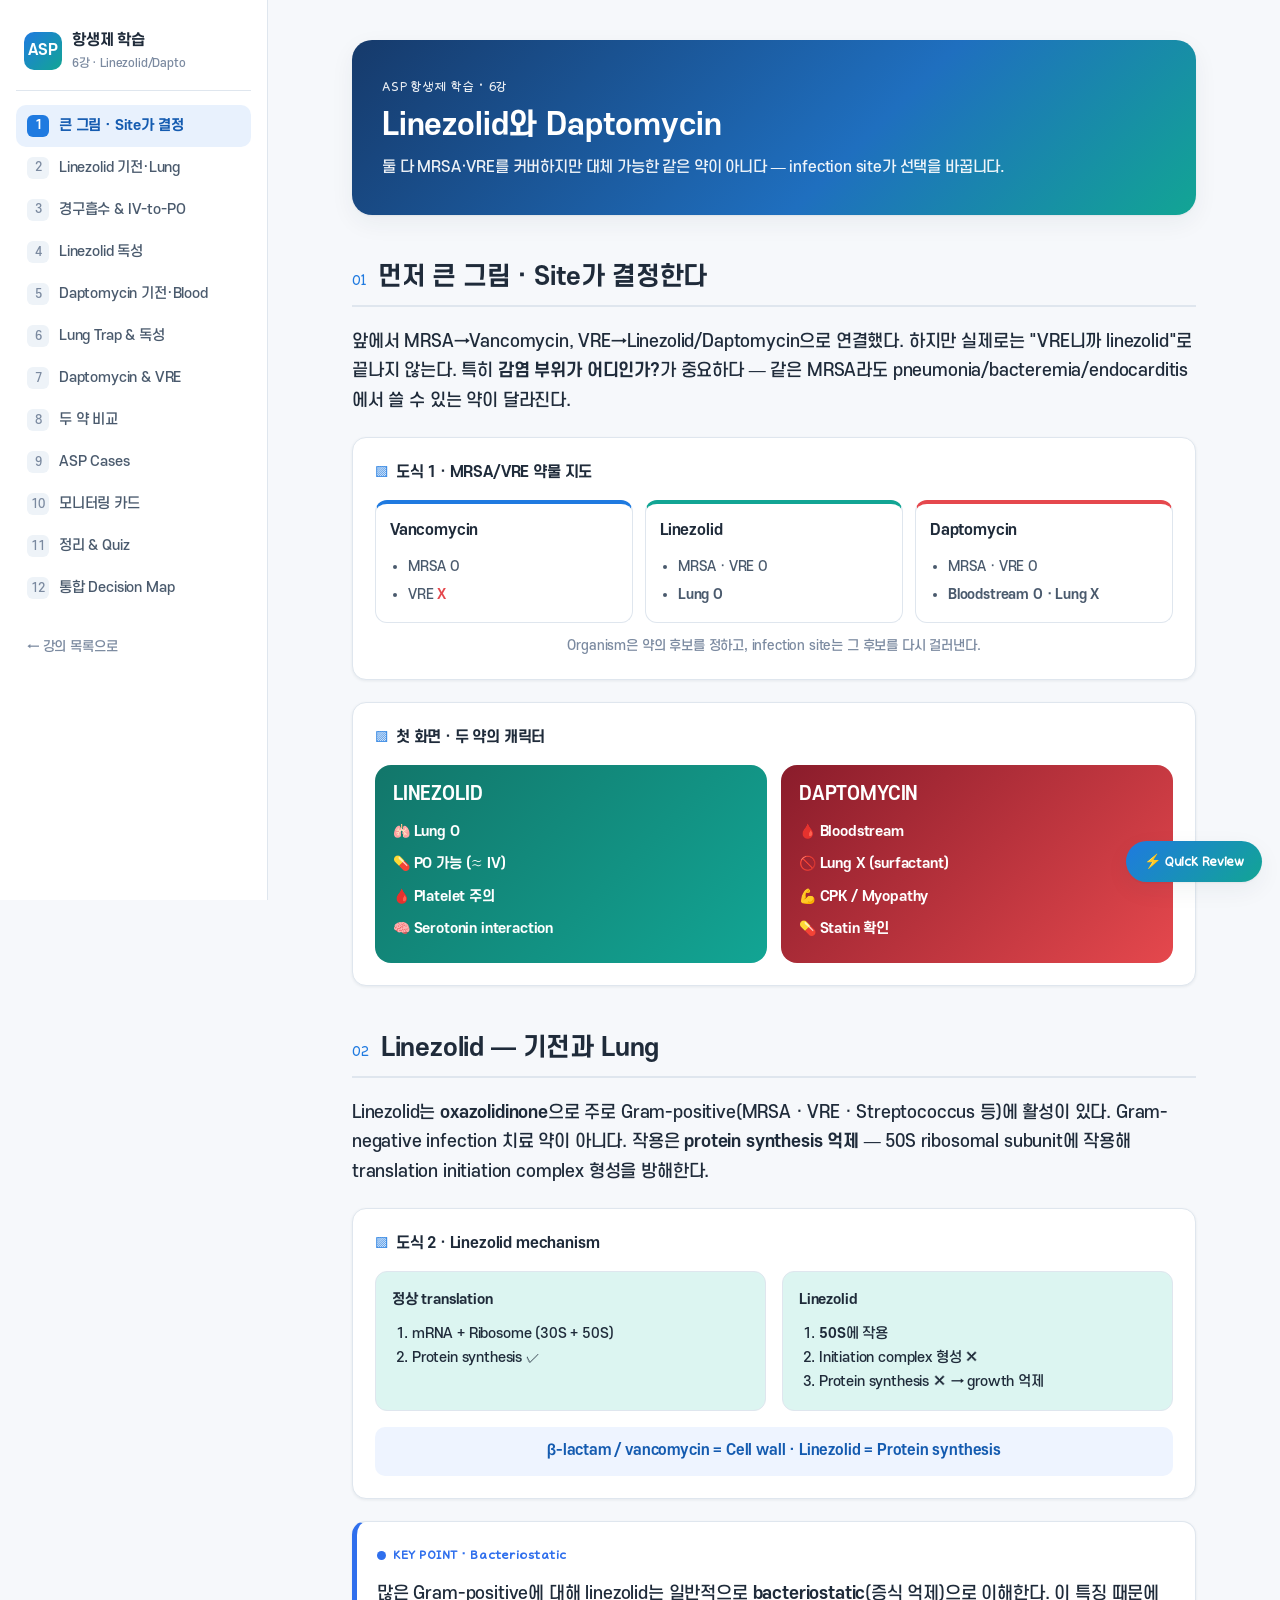
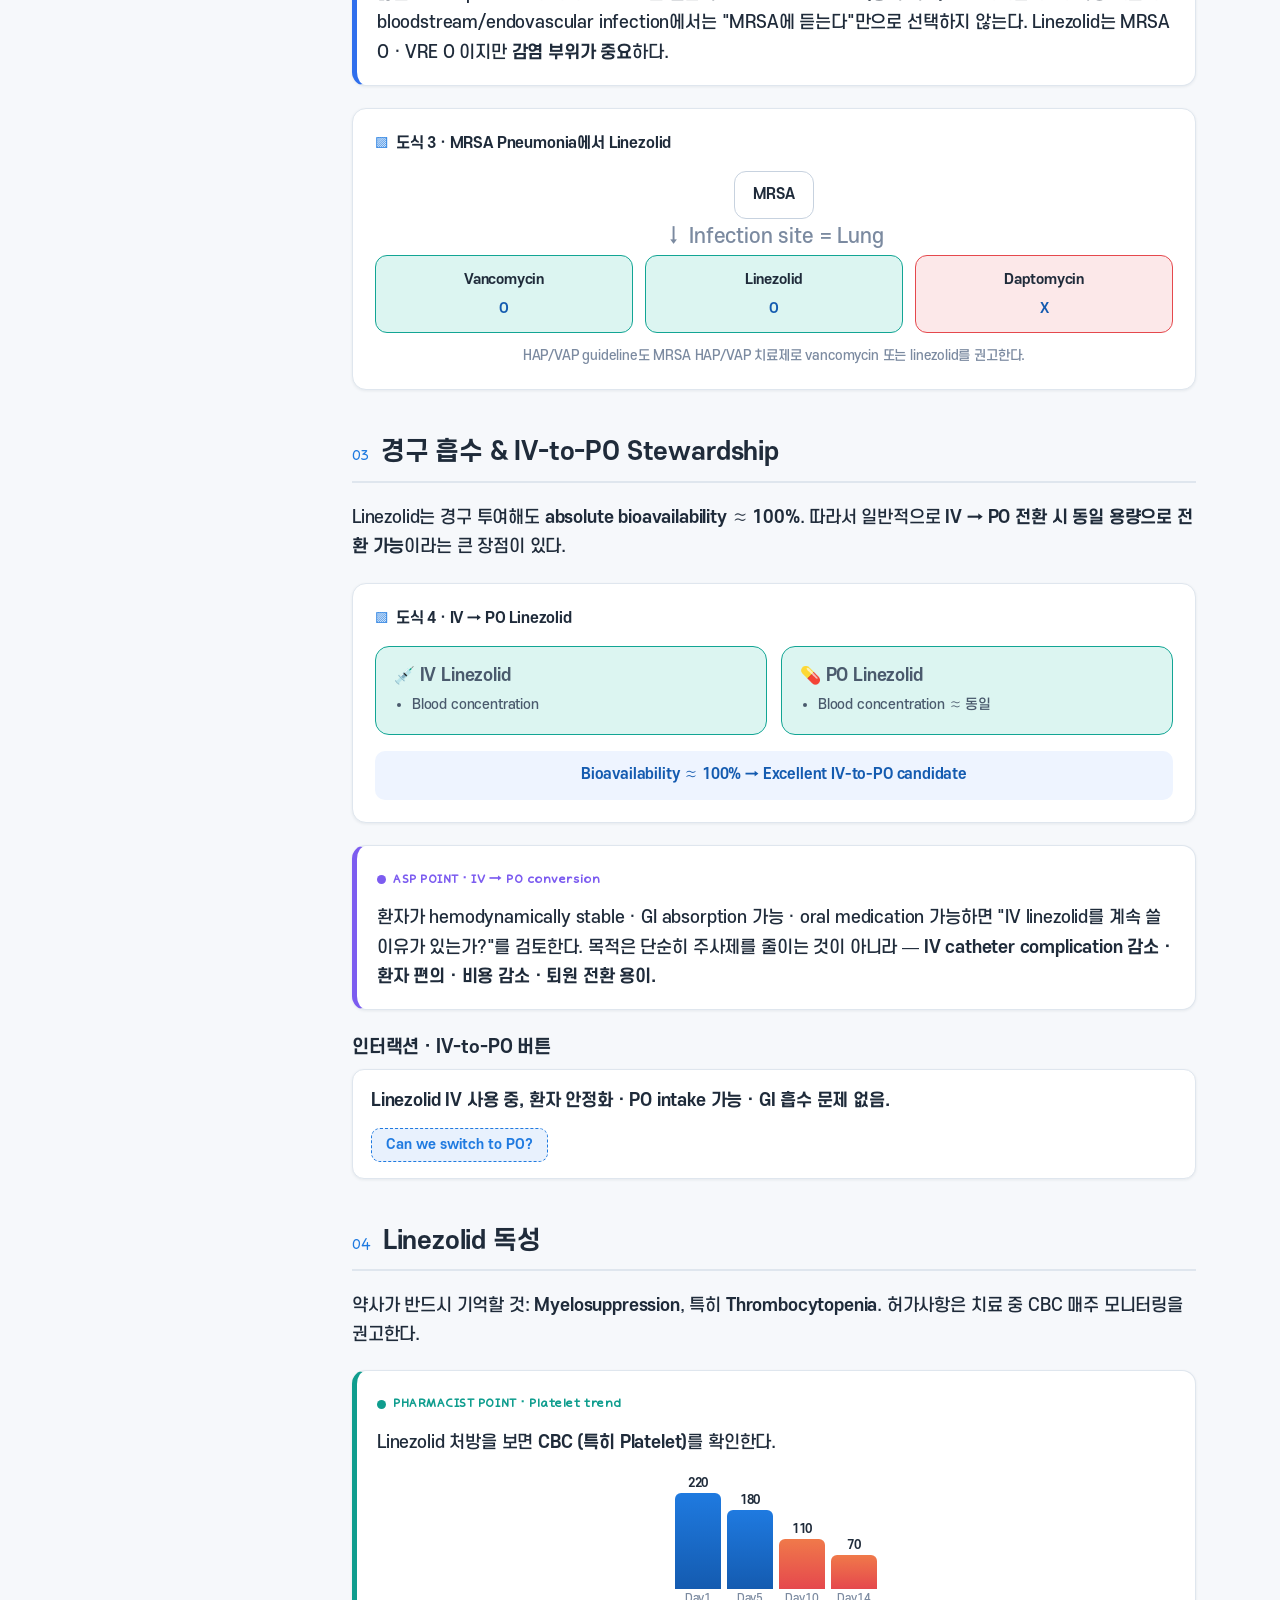
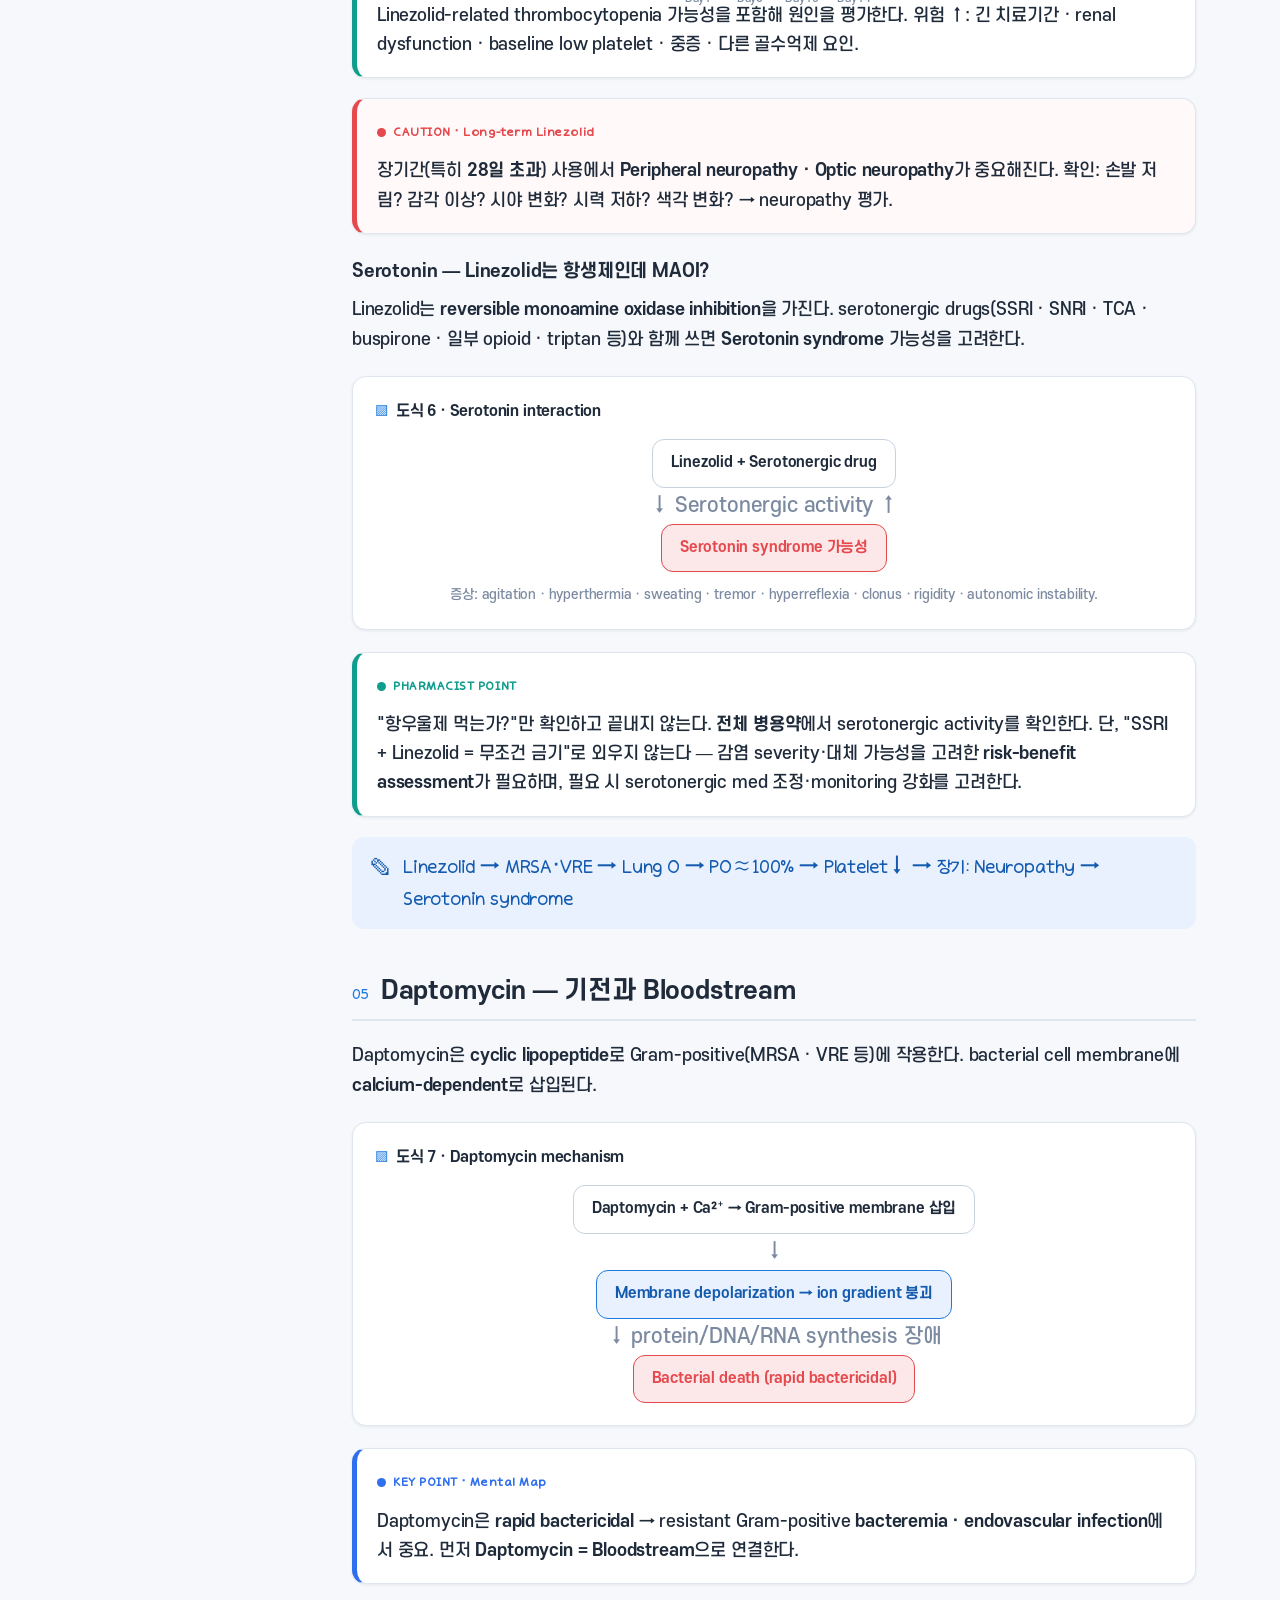
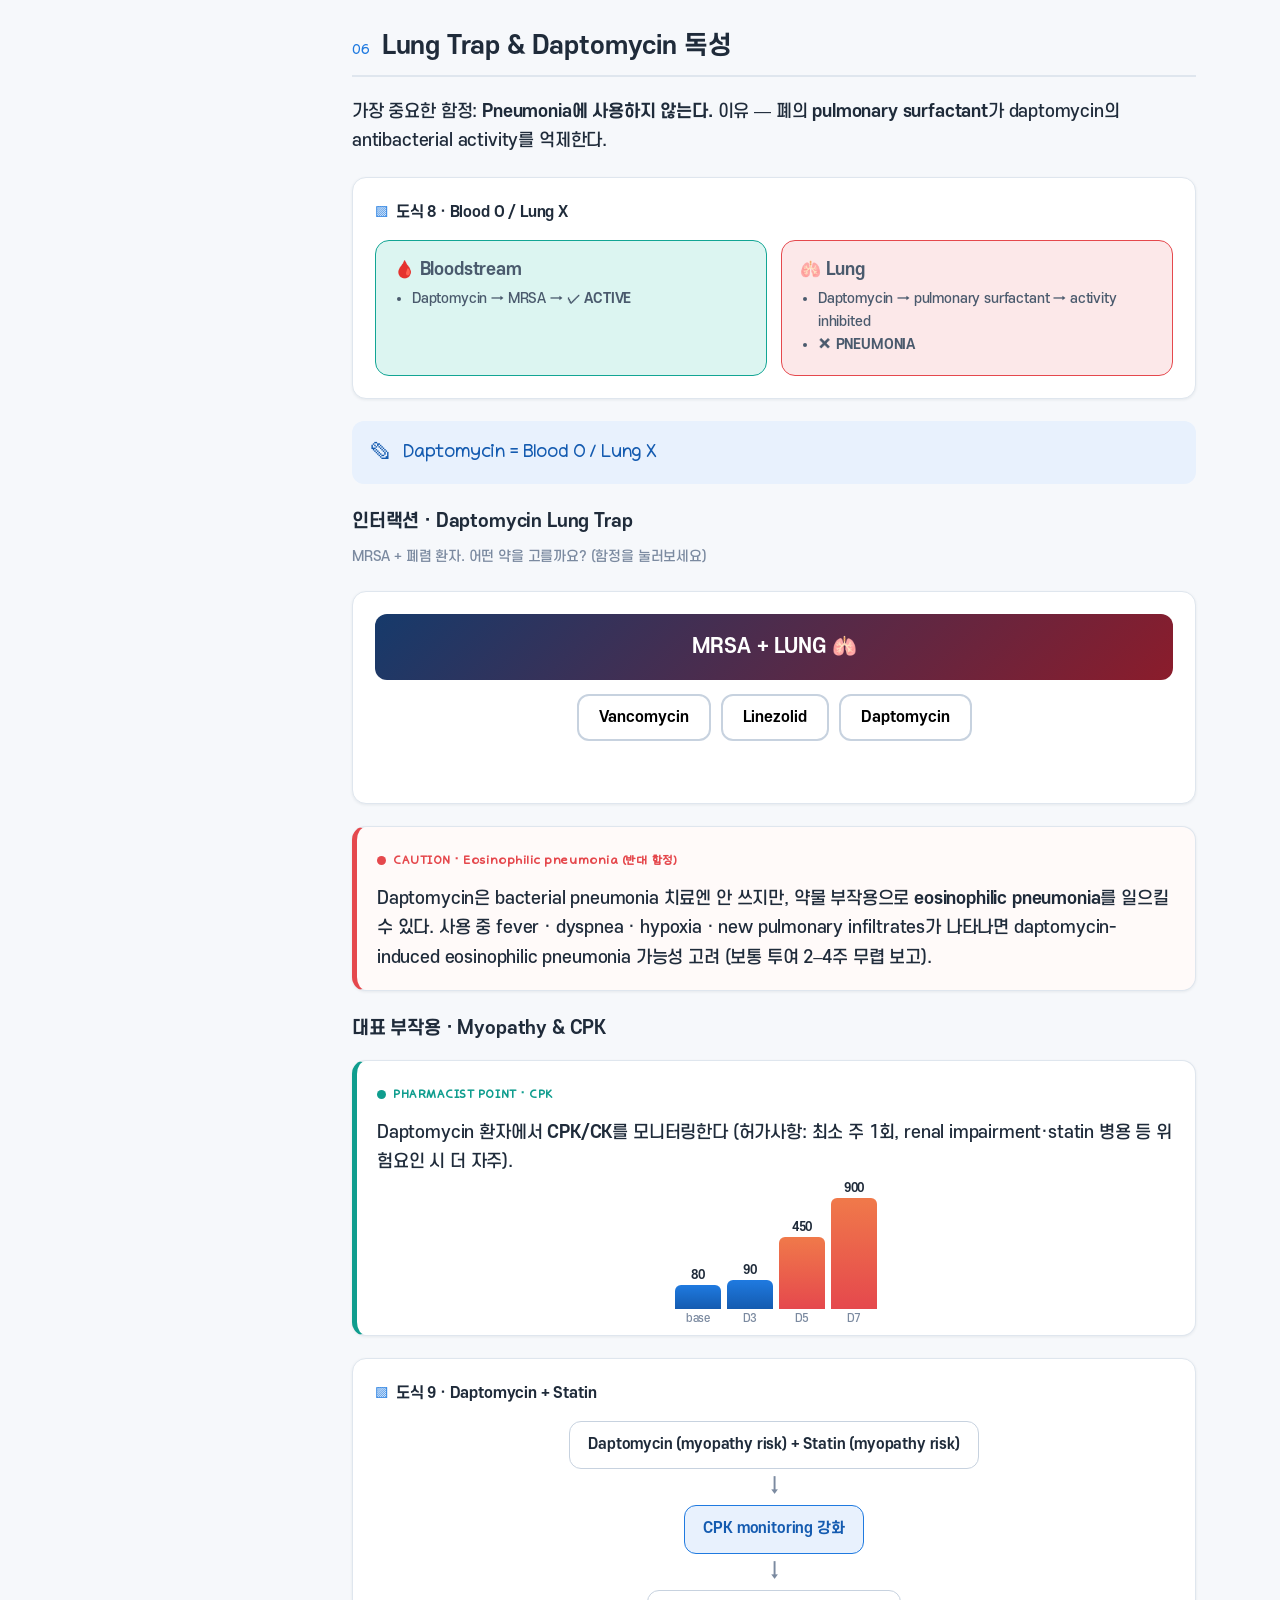
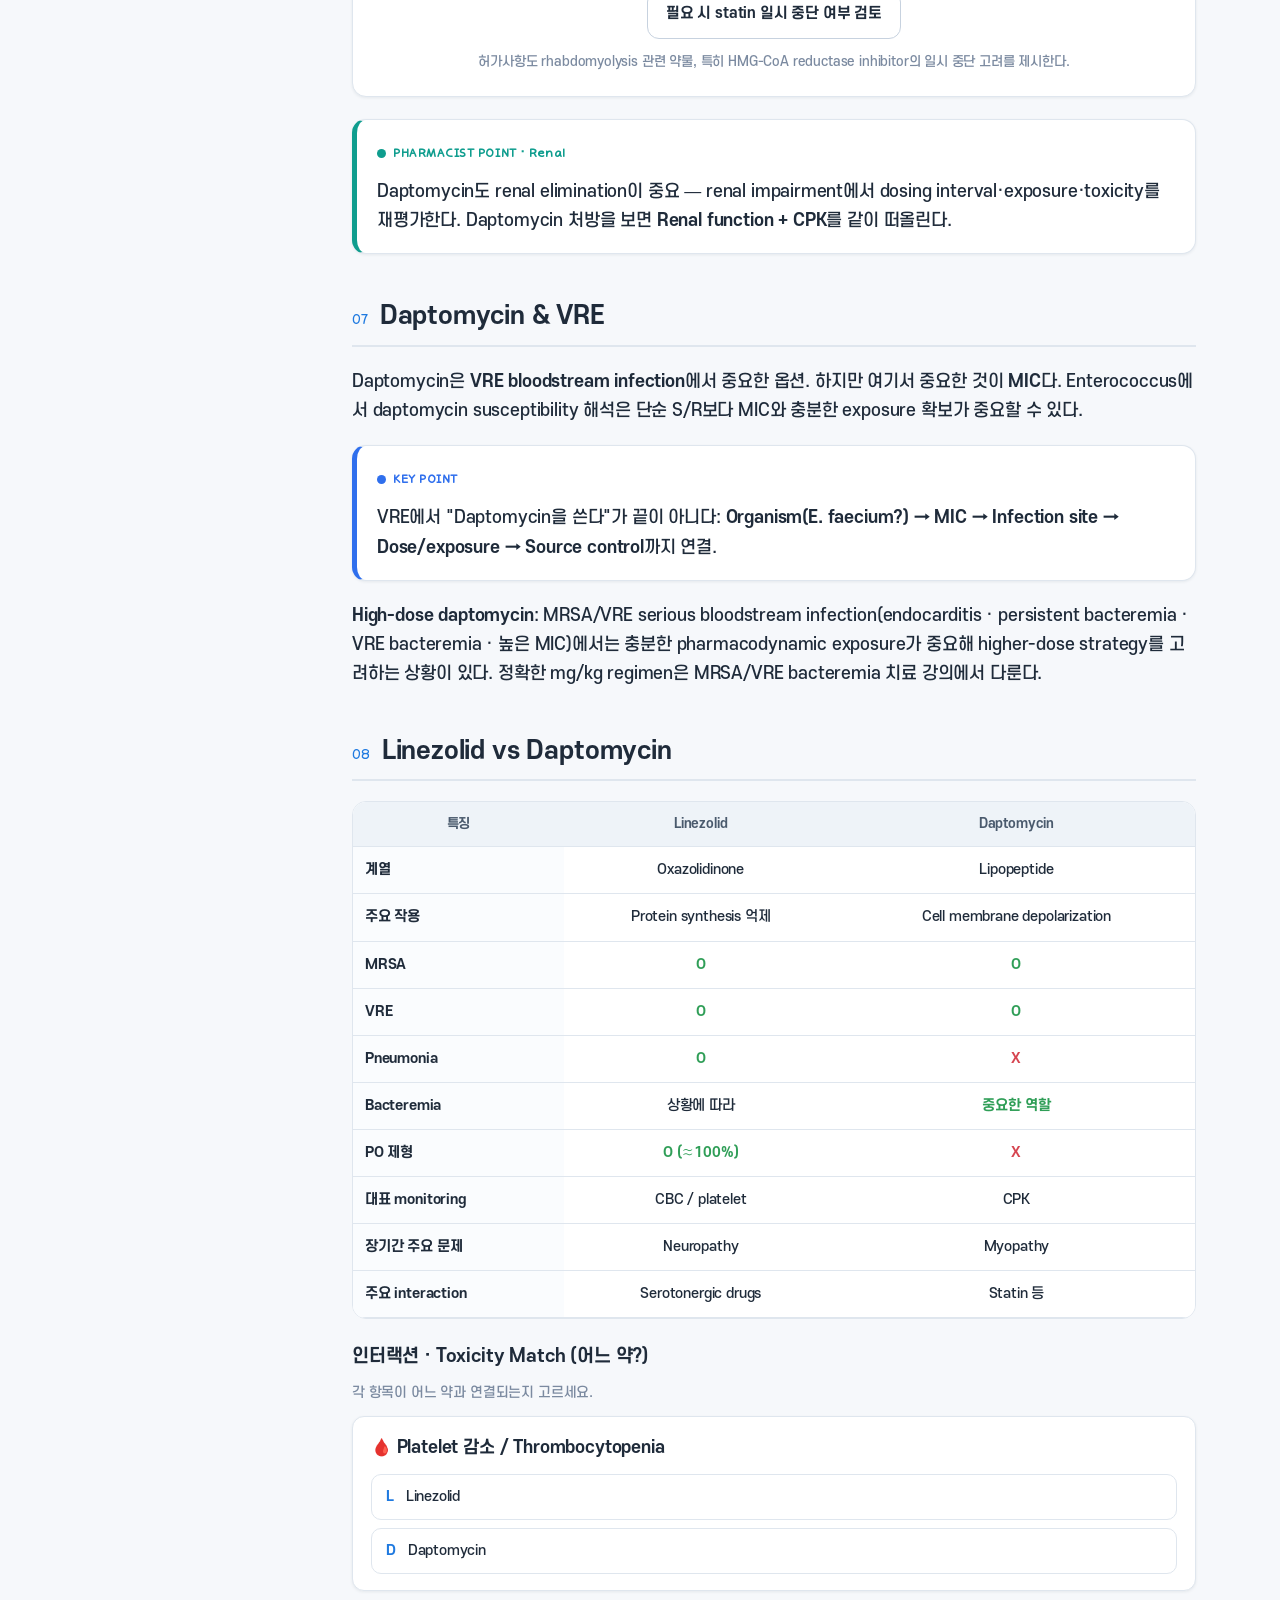
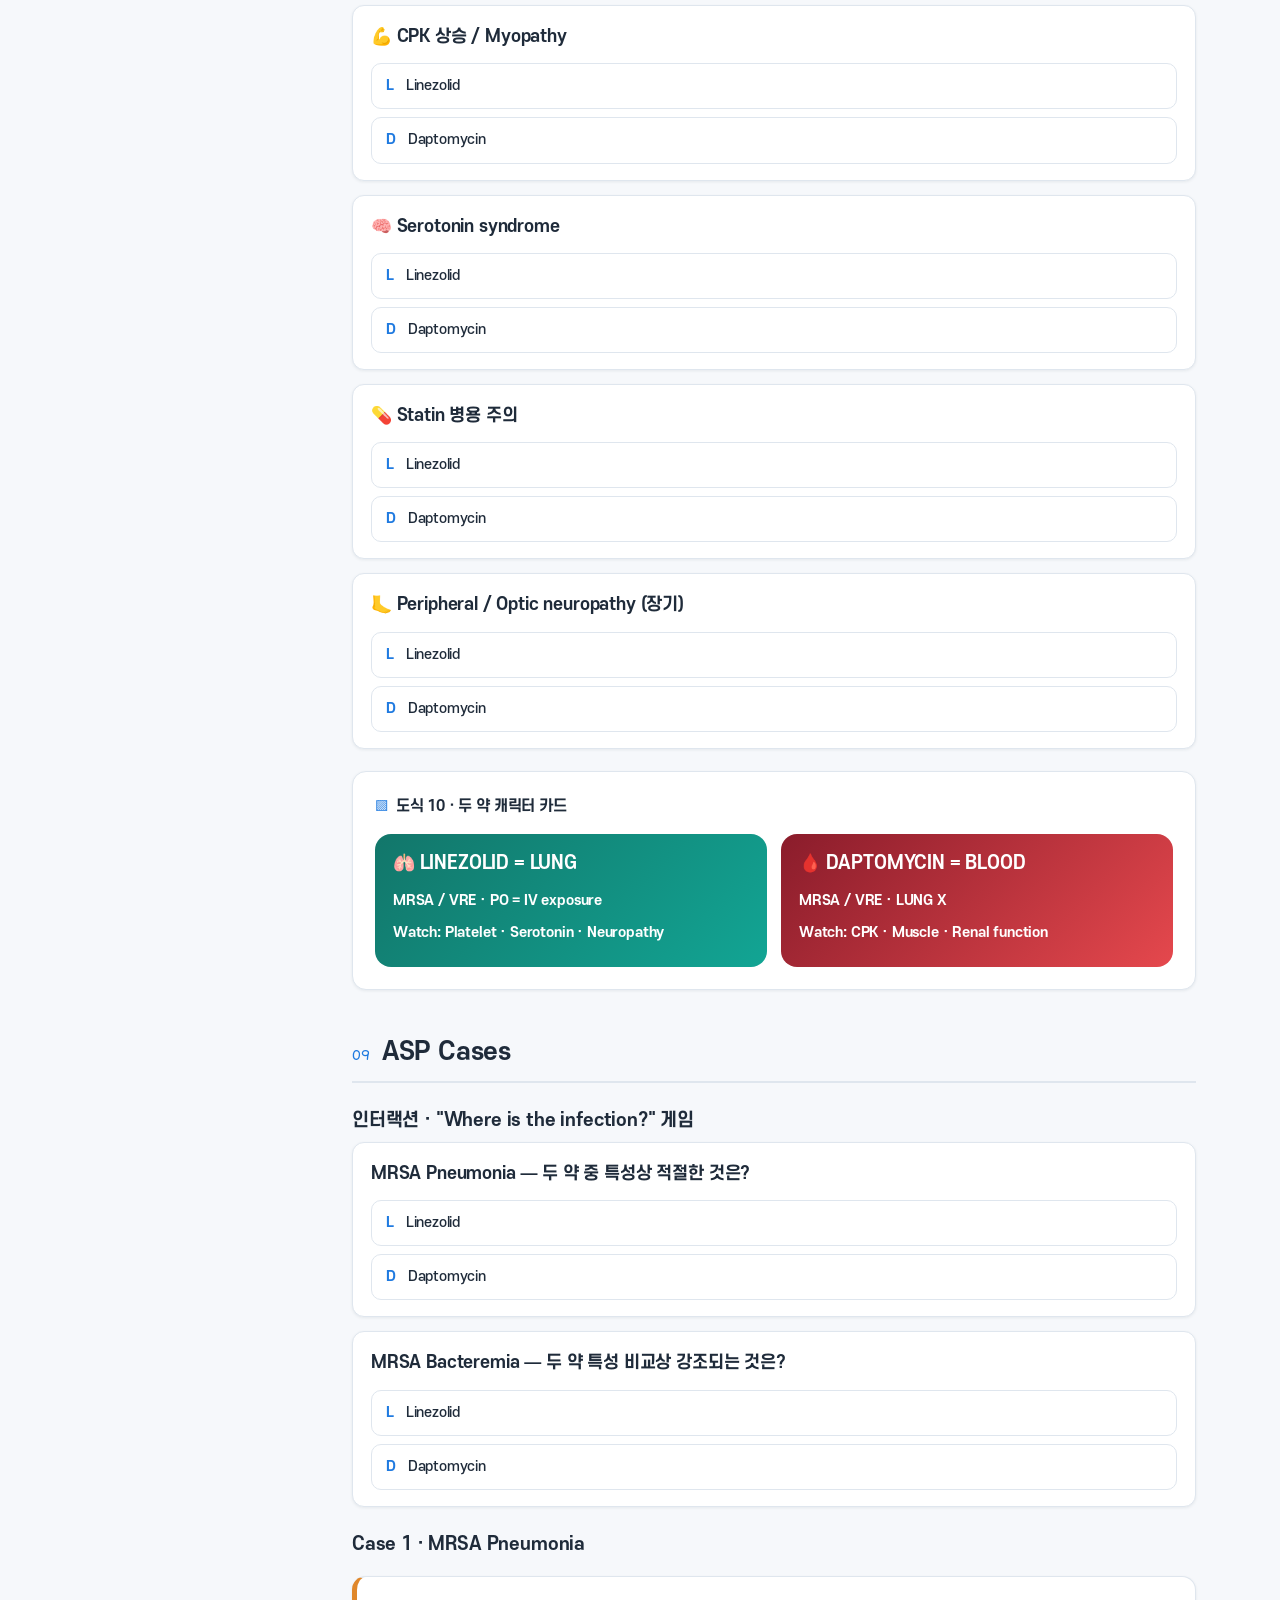
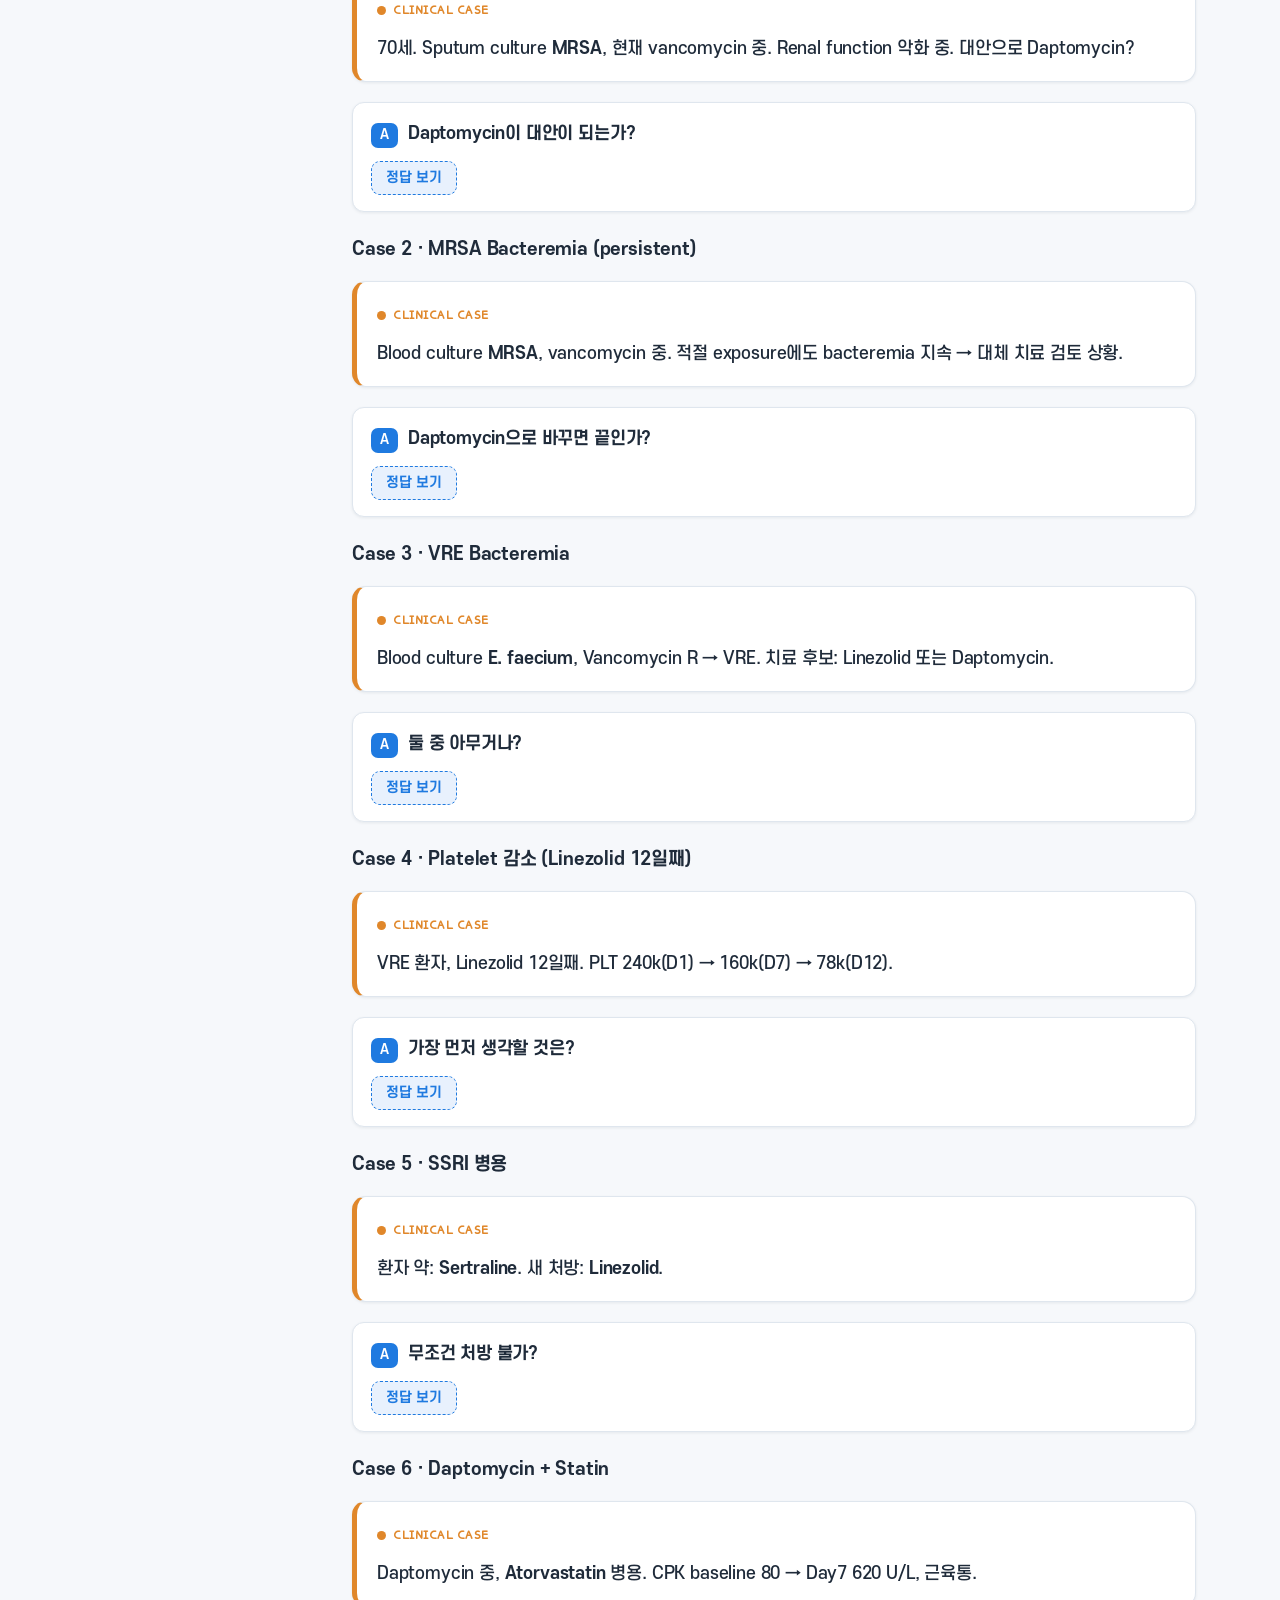
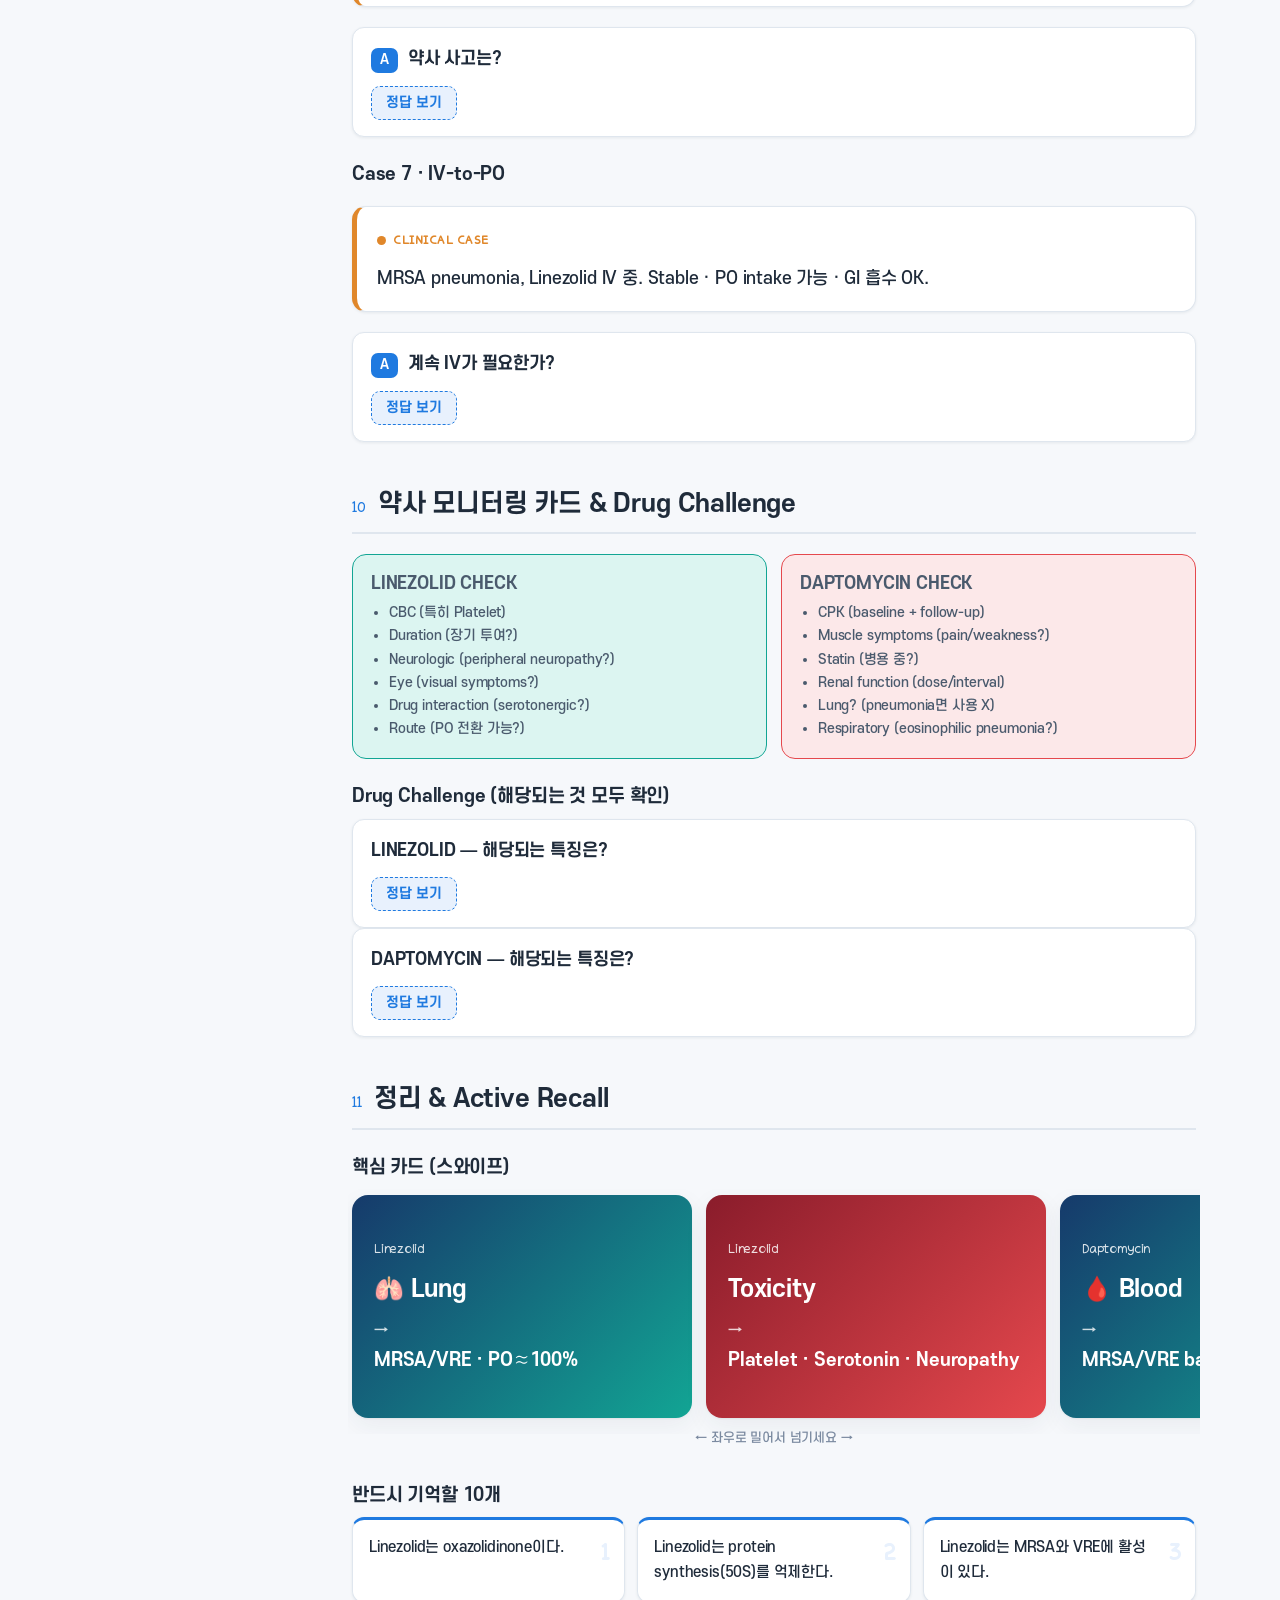
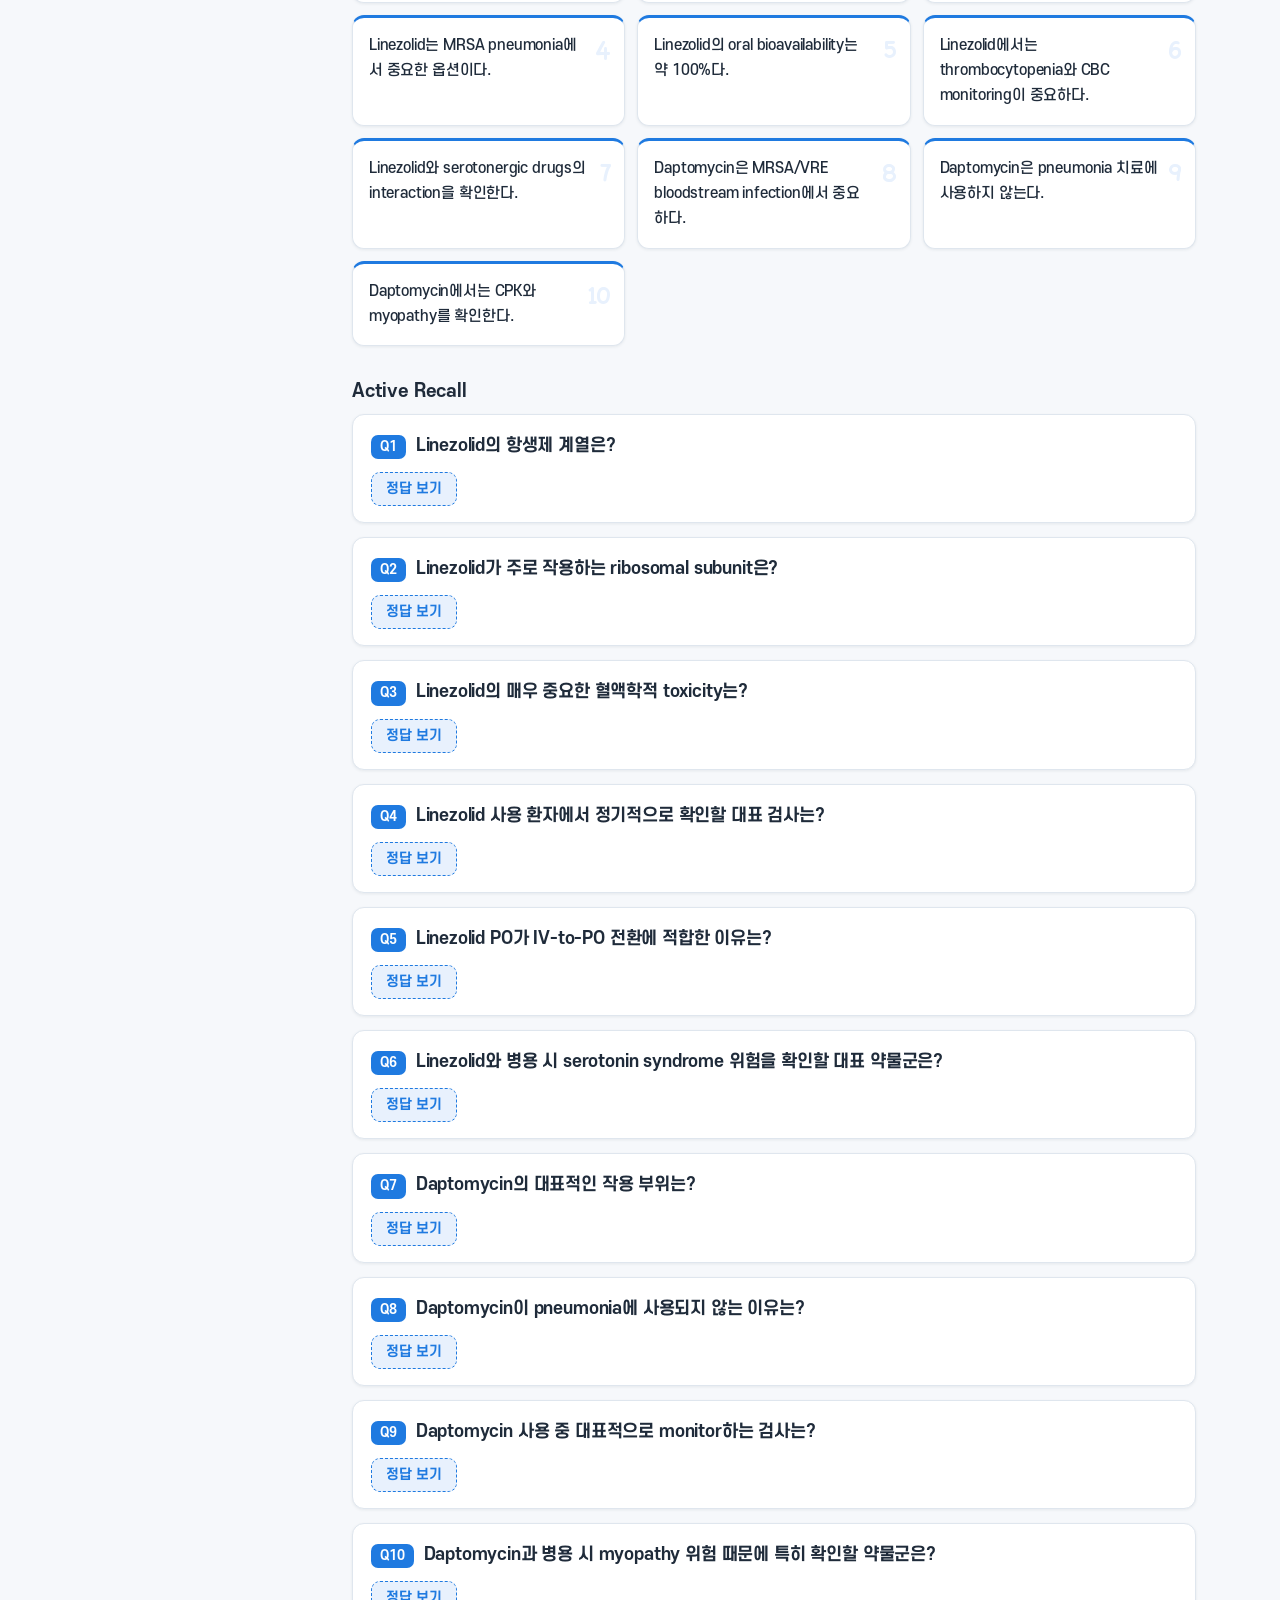
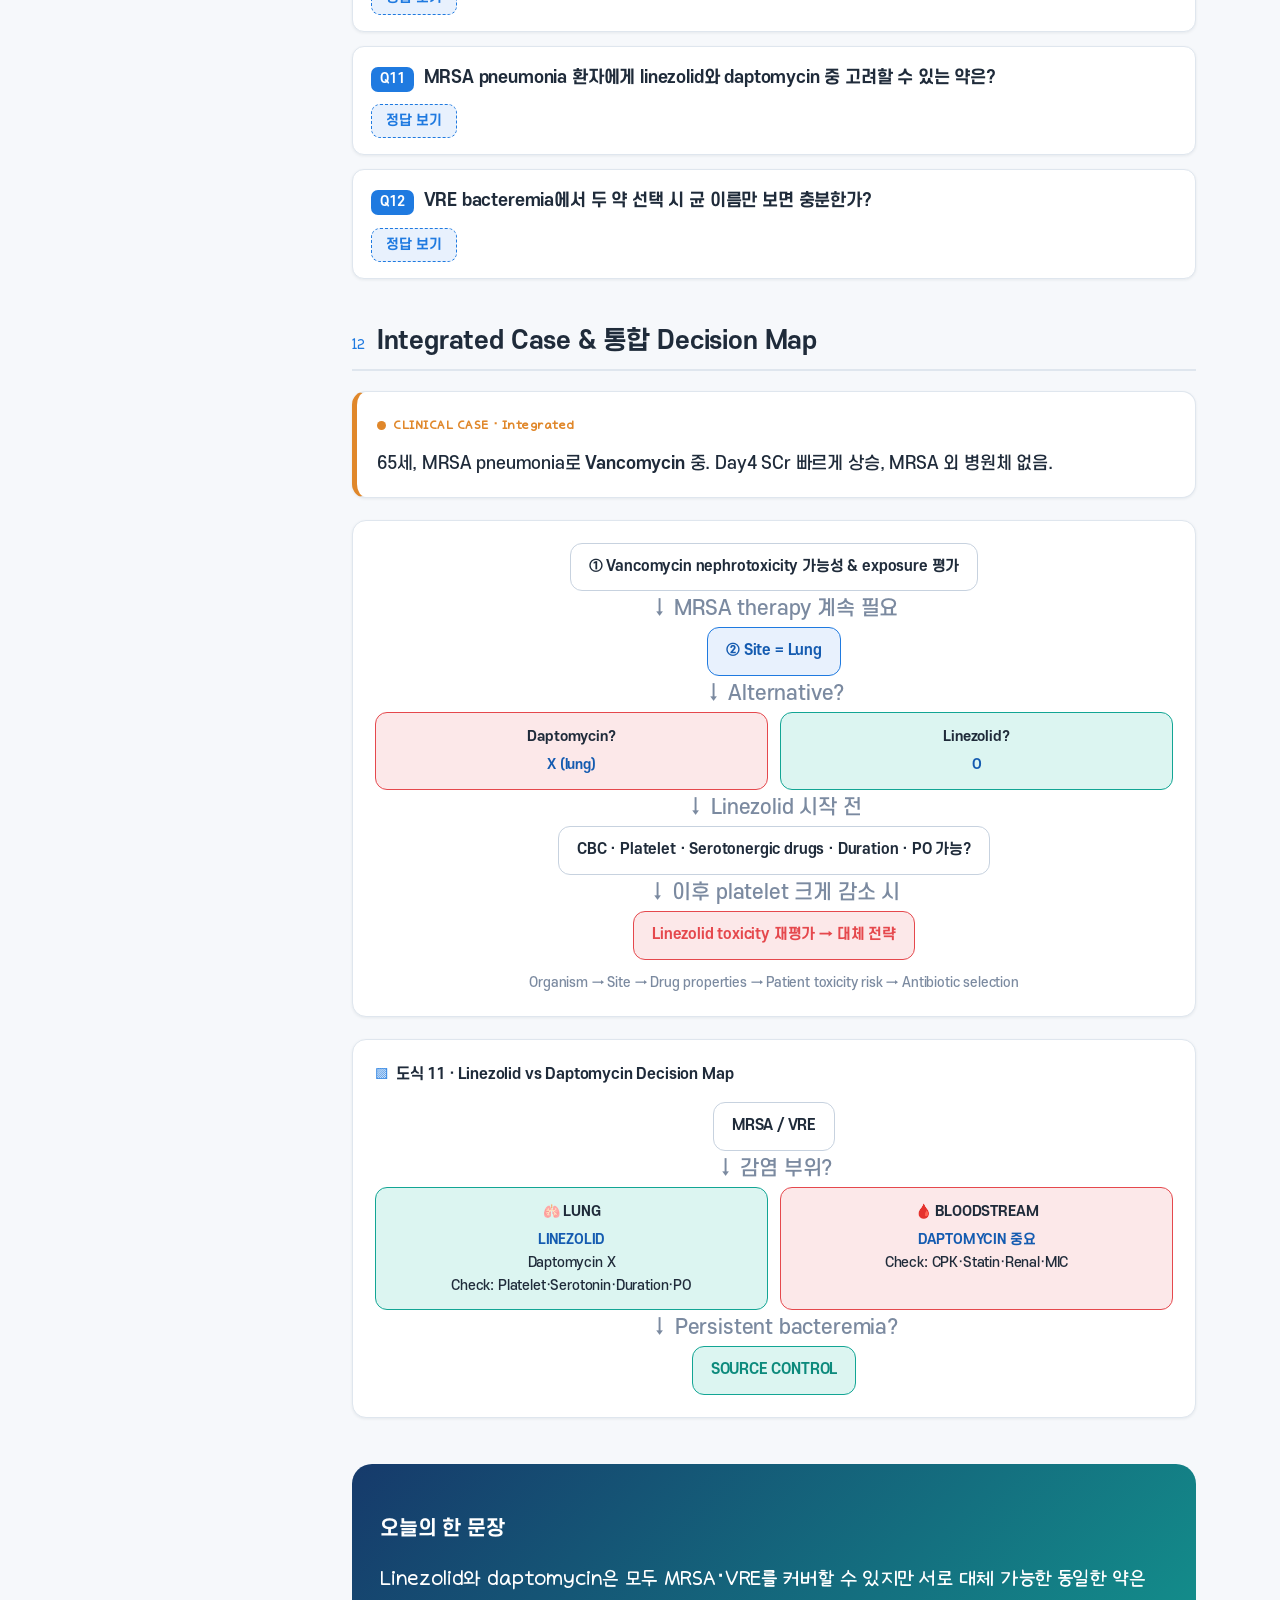
<file: lessons/lesson-06.html>
<!DOCTYPE html>
<html lang="ko">
<head>
  <meta charset="UTF-8" />
  <meta name="viewport" content="width=device-width, initial-scale=1.0" />
  <title>6강 · Linezolid와 Daptomycin: MRSA·VRE를 어떻게 다르게 치료하는가</title>
  <link rel="stylesheet" href="../assets/css/styles.css" />
</head>
<body>
  <div class="topbar">
    <button class="hamburger" aria-label="목차 열기" aria-expanded="false"><span></span></button>
    <div class="topbar__title">6강 · Linezolid & Daptomycin</div>
  </div>
  <div class="scrim" aria-hidden="true"></div>

  <div class="app">
    <aside class="sidebar" aria-label="강의 목차">
      <div class="sidebar__brand">
        <div class="sidebar__logo">ASP</div>
        <div class="sidebar__title">항생제 학습
          <small>6강 · Linezolid/Dapto</small>
        </div>
      </div>
      <nav>
        <ul class="toc">
          <li><a href="#map"><span class="num">1</span> 큰 그림 · Site가 결정</a></li>
          <li><a href="#linez"><span class="num">2</span> Linezolid 기전·Lung</a></li>
          <li><a href="#linez-po"><span class="num">3</span> 경구흡수 & IV-to-PO</a></li>
          <li><a href="#linez-tox"><span class="num">4</span> Linezolid 독성</a></li>
          <li><a href="#dapto"><span class="num">5</span> Daptomycin 기전·Blood</a></li>
          <li><a href="#dapto-trap"><span class="num">6</span> Lung Trap & 독성</a></li>
          <li><a href="#dapto-vre"><span class="num">7</span> Daptomycin & VRE</a></li>
          <li><a href="#compare"><span class="num">8</span> 두 약 비교</a></li>
          <li><a href="#cases"><span class="num">9</span> ASP Cases</a></li>
          <li><a href="#monitor"><span class="num">10</span> 모니터링 카드</a></li>
          <li><a href="#quiz"><span class="num">11</span> 정리 & Quiz</a></li>
          <li><a href="#tree"><span class="num">12</span> 통합 Decision Map</a></li>
        </ul>
      </nav>
      <a class="sidebar__back" href="../index.html">← 강의 목록으로</a>
    </aside>

    <div class="content">
      <div class="wrap">

        <header class="lesson-hero">
          <div class="kicker">ASP 항생제 학습 · 6강</div>
          <h1>Linezolid와 Daptomycin</h1>
          <p>둘 다 MRSA·VRE를 커버하지만 대체 가능한 같은 약이 아니다 — infection site가 선택을 바꿉니다.</p>
        </header>

        <!-- ===== S1 · 큰 그림 ===== -->
        <section id="map" class="section">
          <h2><span class="sec-no">01</span> 먼저 큰 그림 · Site가 결정한다</h2>
          <p>앞에서 MRSA→Vancomycin, VRE→Linezolid/Daptomycin으로 연결했다. 하지만 실제로는 "VRE니까 linezolid"로 끝나지 않는다.
            특히 <b>감염 부위가 어디인가?</b>가 중요하다 — 같은 MRSA라도 pneumonia/bacteremia/endocarditis에서 쓸 수 있는 약이 달라진다.</p>

          <div class="figure">
            <div class="figure__title">도식 1 · MRSA/VRE 약물 지도</div>
            <div class="gpmap__cols">
              <div class="gpmap__col" style="border-top-color:var(--brand);"><h5>Vancomycin</h5><ul><li>MRSA O</li><li>VRE <b class="hl">X</b></li></ul></div>
              <div class="gpmap__col" style="border-top-color:var(--gn);"><h5>Linezolid</h5><ul><li>MRSA · VRE O</li><li><b>Lung O</b></li></ul></div>
              <div class="gpmap__col" style="border-top-color:var(--resist);"><h5>Daptomycin</h5><ul><li>MRSA · VRE O</li><li><b>Bloodstream O · Lung X</b></li></ul></div>
            </div>
            <div class="figure__cap">Organism은 약의 후보를 정하고, infection site는 그 후보를 다시 걸러낸다.</div>
          </div>

          <div class="figure">
            <div class="figure__title">첫 화면 · 두 약의 캐릭터</div>
            <div class="charcards">
              <div class="charcard linez">
                <h4>LINEZOLID</h4>
                <div class="row">🫁 Lung O</div>
                <div class="row">💊 PO 가능 (≈ IV)</div>
                <div class="row">🩸 Platelet 주의</div>
                <div class="row">🧠 Serotonin interaction</div>
              </div>
              <div class="charcard dapto">
                <h4>DAPTOMYCIN</h4>
                <div class="row">🩸 Bloodstream</div>
                <div class="row">🚫 Lung X (surfactant)</div>
                <div class="row">💪 CPK / Myopathy</div>
                <div class="row">💊 Statin 확인</div>
              </div>
            </div>
          </div>
        </section>

        <!-- ===== S2,3,4,5 · Linezolid 기전·Lung ===== -->
        <section id="linez" class="section">
          <h2><span class="sec-no">02</span> Linezolid — 기전과 Lung</h2>
          <p>Linezolid는 <b>oxazolidinone</b>으로 주로 Gram-positive(MRSA · VRE · Streptococcus 등)에 활성이 있다. Gram-negative infection 치료 약이 아니다.
            작용은 <b>protein synthesis 억제</b> — 50S ribosomal subunit에 작용해 translation initiation complex 형성을 방해한다.</p>

          <div class="figure">
            <div class="figure__title">도식 2 · Linezolid mechanism</div>
            <div class="twopanel">
              <div class="panel panel--normal">
                <h5>정상 translation</h5>
                <ol><li>mRNA + Ribosome (30S + 50S)</li><li>Protein synthesis ✓</li></ol>
              </div>
              <div class="panel panel--drug" style="background:var(--gn-soft);">
                <h5>Linezolid</h5>
                <ol><li><b>50S</b>에 작용</li><li>Initiation complex 형성 ✕</li><li>Protein synthesis ✕ → growth 억제</li></ol>
              </div>
            </div>
            <div class="mech-flow">β-lactam / vancomycin = Cell wall · Linezolid = Protein synthesis</div>
          </div>

          <div class="card card--key">
            <div class="card__label"><span class="dot"></span>KEY POINT · Bacteriostatic</div>
            <p>많은 Gram-positive에 대해 linezolid는 일반적으로 <b>bacteriostatic</b>(증식 억제)으로 이해한다. 이 특징 때문에 bloodstream/endovascular infection에서는 "MRSA에 듣는다"만으로 선택하지 않는다.
              Linezolid는 MRSA O · VRE O 이지만 <b>감염 부위가 중요</b>하다.</p>
          </div>

          <div class="figure">
            <div class="figure__title">도식 3 · MRSA Pneumonia에서 Linezolid</div>
            <div class="vflow">
              <div class="vflow__box">MRSA</div>
              <div class="vflow__arrow">↓ Infection site = Lung</div>
              <div class="vflow__branch" style="grid-template-columns:1fr 1fr 1fr;">
                <div class="vflow__leaf pos"><h6>Vancomycin</h6><div class="d">O</div></div>
                <div class="vflow__leaf pos"><h6>Linezolid</h6><div class="d">O</div></div>
                <div class="vflow__leaf neg"><h6>Daptomycin</h6><div class="d">X</div></div>
              </div>
            </div>
            <div class="figure__cap">HAP/VAP guideline도 MRSA HAP/VAP 치료제로 vancomycin 또는 linezolid를 권고한다.</div>
          </div>
        </section>

        <!-- ===== S6,7 · 경구흡수 & IV-to-PO ===== -->
        <section id="linez-po" class="section">
          <h2><span class="sec-no">03</span> 경구 흡수 &amp; IV-to-PO Stewardship</h2>
          <p>Linezolid는 경구 투여해도 <b>absolute bioavailability ≈ 100%</b>. 따라서 일반적으로 <b>IV → PO 전환 시 동일 용량으로 전환 가능</b>이라는 큰 장점이 있다.</p>
          <div class="figure">
            <div class="figure__title">도식 4 · IV → PO Linezolid</div>
            <div class="split2">
              <div class="splitcard is-mssa"><h4>💉 IV Linezolid</h4><ul><li>Blood concentration</li></ul></div>
              <div class="splitcard is-mssa" style="background:var(--gn-soft);border-color:var(--gn);"><h4>💊 PO Linezolid</h4><ul><li>Blood concentration ≈ 동일</li></ul></div>
            </div>
            <div class="mech-flow">Bioavailability ≈ 100% → Excellent IV-to-PO candidate</div>
          </div>
          <div class="card card--asp">
            <div class="card__label"><span class="dot"></span>ASP POINT · IV → PO conversion</div>
            <p>환자가 hemodynamically stable · GI absorption 가능 · oral medication 가능하면 "IV linezolid를 계속 쓸 이유가 있는가?"를 검토한다.
              목적은 단순히 주사제를 줄이는 것이 아니라 — <b>IV catheter complication 감소 · 환자 편의 · 비용 감소 · 퇴원 전환 용이.</b></p>
          </div>

          <h3>인터랙션 · IV-to-PO 버튼</h3>
          <div class="qcard">
            <div class="q" style="display:block;">Linezolid IV 사용 중, 환자 안정화 · PO intake 가능 · GI 흡수 문제 없음.</div>
            <button class="reveal-btn">Can we switch to PO?</button>
            <div class="answer">YES — Bioavailability ≈ 100%이므로 동일 용량 PO 전환 검토.</div>
          </div>
        </section>

        <!-- ===== S8~15 · Linezolid 독성 ===== -->
        <section id="linez-tox" class="section">
          <h2><span class="sec-no">04</span> Linezolid 독성</h2>
          <p>약사가 반드시 기억할 것: <b>Myelosuppression</b>, 특히 <b>Thrombocytopenia</b>. 허가사항은 치료 중 CBC 매주 모니터링을 권고한다.</p>

          <div class="card card--pharm">
            <div class="card__label"><span class="dot"></span>PHARMACIST POINT · Platelet trend</div>
            <p>Linezolid 처방을 보면 <b>CBC (특히 Platelet)</b>를 확인한다.</p>
            <div class="scrtrend">
              <div class="bar" style="height:80%"><span>220</span><small>Day1</small></div>
              <div class="bar" style="height:66%"><span>180</span><small>Day5</small></div>
              <div class="bar warn" style="height:42%"><span>110</span><small>Day10</small></div>
              <div class="bar warn" style="height:28%"><span>70</span><small>Day14</small></div>
            </div>
            <p style="margin-bottom:0;">Linezolid-related thrombocytopenia 가능성을 포함해 원인을 평가한다. 위험 ↑: 긴 치료기간 · renal dysfunction · baseline low platelet · 중증 · 다른 골수억제 요인.</p>
          </div>

          <div class="card card--caution">
            <div class="card__label"><span class="dot"></span>CAUTION · Long-term Linezolid</div>
            <p>장기간(특히 <b>28일 초과</b>) 사용에서 <b>Peripheral neuropathy · Optic neuropathy</b>가 중요해진다. 확인: 손발 저림? 감각 이상? 시야 변화? 시력 저하? 색각 변화? → neuropathy 평가.</p>
          </div>

          <h3>Serotonin — Linezolid는 항생제인데 MAOI?</h3>
          <p>Linezolid는 <b>reversible monoamine oxidase inhibition</b>을 가진다. serotonergic drugs(SSRI · SNRI · TCA · buspirone · 일부 opioid · triptan 등)와 함께 쓰면 <b>Serotonin syndrome</b> 가능성을 고려한다.</p>
          <div class="figure">
            <div class="figure__title">도식 6 · Serotonin interaction</div>
            <div class="vflow">
              <div class="vflow__box">Linezolid + Serotonergic drug</div>
              <div class="vflow__arrow">↓ Serotonergic activity ↑</div>
              <div class="vflow__box" style="background:var(--resist-soft);border-color:var(--resist);color:var(--resist);">Serotonin syndrome 가능성</div>
            </div>
            <div class="figure__cap">증상: agitation · hyperthermia · sweating · tremor · hyperreflexia · clonus · rigidity · autonomic instability.</div>
          </div>
          <div class="card card--pharm">
            <div class="card__label"><span class="dot"></span>PHARMACIST POINT</div>
            <p>"항우울제 먹는가?"만 확인하고 끝내지 않는다. <b>전체 병용약</b>에서 serotonergic activity를 확인한다.
              단, "SSRI + Linezolid = 무조건 금기"로 외우지 않는다 — 감염 severity·대체 가능성을 고려한 <b>risk-benefit assessment</b>가 필요하며, 필요 시 serotonergic med 조정·monitoring 강화를 고려한다.</p>
          </div>

          <div class="oneline">Linezolid → MRSA·VRE → Lung O → PO≈100% → Platelet↓ → 장기: Neuropathy → Serotonin syndrome</div>
        </section>

        <!-- ===== S16,17,18 · Daptomycin 기전·Blood ===== -->
        <section id="dapto" class="section">
          <h2><span class="sec-no">05</span> Daptomycin — 기전과 Bloodstream</h2>
          <p>Daptomycin은 <b>cyclic lipopeptide</b>로 Gram-positive(MRSA · VRE 등)에 작용한다. bacterial cell membrane에 <b>calcium-dependent</b>로 삽입된다.</p>
          <div class="figure">
            <div class="figure__title">도식 7 · Daptomycin mechanism</div>
            <div class="vflow">
              <div class="vflow__box">Daptomycin + Ca²⁺ → Gram-positive membrane 삽입</div>
              <div class="vflow__arrow">↓</div>
              <div class="vflow__box q">Membrane depolarization → ion gradient 붕괴</div>
              <div class="vflow__arrow">↓ protein/DNA/RNA synthesis 장애</div>
              <div class="vflow__box" style="background:var(--resist-soft);border-color:var(--resist);color:var(--resist);">Bacterial death (rapid bactericidal)</div>
            </div>
          </div>
          <div class="card card--key">
            <div class="card__label"><span class="dot"></span>KEY POINT · Mental Map</div>
            <p>Daptomycin은 <b>rapid bactericidal</b> → resistant Gram-positive <b>bacteremia · endovascular infection</b>에서 중요. 먼저 <b>Daptomycin = Bloodstream</b>으로 연결한다.</p>
          </div>
        </section>

        <!-- ===== S19,20,21,22,23,24 · Lung Trap & 독성 ===== -->
        <section id="dapto-trap" class="section">
          <h2><span class="sec-no">06</span> Lung Trap &amp; Daptomycin 독성</h2>
          <p>가장 중요한 함정: <b>Pneumonia에 사용하지 않는다.</b> 이유 — 폐의 <b>pulmonary surfactant</b>가 daptomycin의 antibacterial activity를 억제한다.</p>

          <div class="figure">
            <div class="figure__title">도식 8 · Blood O / Lung X</div>
            <div class="split2">
              <div class="splitcard is-mssa"><h4>🩸 Bloodstream</h4><ul><li>Daptomycin → MRSA → <b>✓ ACTIVE</b></li></ul></div>
              <div class="splitcard is-mrsa"><h4>🫁 Lung</h4><ul><li>Daptomycin → pulmonary surfactant → activity inhibited</li><li><b>✕ PNEUMONIA</b></li></ul></div>
            </div>
          </div>
          <div class="oneline">Daptomycin = Blood O / Lung X</div>

          <h3>인터랙션 · Daptomycin Lung Trap</h3>
          <p style="font-size:13.5px;color:var(--ink-faint);">MRSA + 폐렴 환자. 어떤 약을 고를까요? (함정을 눌러보세요)</p>
          <div class="figure" data-lungtrap>
            <div class="lungtrap">
              <div class="lungtrap__scene">MRSA + LUNG 🫁</div>
              <div class="lungtrap__btns">
                <button>Vancomycin</button>
                <button>Linezolid</button>
                <button data-trap="1">Daptomycin</button>
              </div>
              <div class="lungtrap__fb"></div>
            </div>
          </div>

          <div class="card card--caution">
            <div class="card__label"><span class="dot"></span>CAUTION · Eosinophilic pneumonia (반대 함정)</div>
            <p>Daptomycin은 bacterial pneumonia 치료엔 안 쓰지만, 약물 부작용으로 <b>eosinophilic pneumonia</b>를 일으킬 수 있다. 사용 중 fever · dyspnea · hypoxia · new pulmonary infiltrates가 나타나면 daptomycin-induced eosinophilic pneumonia 가능성 고려 (보통 투여 2–4주 무렵 보고).</p>
          </div>

          <h3>대표 부작용 · Myopathy & CPK</h3>
          <div class="card card--pharm">
            <div class="card__label"><span class="dot"></span>PHARMACIST POINT · CPK</div>
            <p>Daptomycin 환자에서 <b>CPK/CK</b>를 모니터링한다 (허가사항: 최소 주 1회, renal impairment·statin 병용 등 위험요인 시 더 자주).</p>
            <div class="scrtrend">
              <div class="bar" style="height:20%"><span>80</span><small>base</small></div>
              <div class="bar" style="height:24%"><span>90</span><small>D3</small></div>
              <div class="bar warn" style="height:60%"><span>450</span><small>D5</small></div>
              <div class="bar warn" style="height:92%"><span>900</span><small>D7</small></div>
            </div>
          </div>
          <div class="figure">
            <div class="figure__title">도식 9 · Daptomycin + Statin</div>
            <div class="vflow">
              <div class="vflow__box">Daptomycin (myopathy risk) + Statin (myopathy risk)</div>
              <div class="vflow__arrow">↓</div>
              <div class="vflow__box q">CPK monitoring 강화</div>
              <div class="vflow__arrow">↓</div>
              <div class="vflow__box">필요 시 statin 일시 중단 여부 검토</div>
            </div>
            <div class="figure__cap">허가사항도 rhabdomyolysis 관련 약물, 특히 HMG-CoA reductase inhibitor의 일시 중단 고려를 제시한다.</div>
          </div>
          <div class="card card--pharm">
            <div class="card__label"><span class="dot"></span>PHARMACIST POINT · Renal</div>
            <p>Daptomycin도 renal elimination이 중요 — renal impairment에서 dosing interval·exposure·toxicity를 재평가한다. Daptomycin 처방을 보면 <b>Renal function + CPK</b>를 같이 떠올린다.</p>
          </div>
        </section>

        <!-- ===== S25,26 · Daptomycin & VRE ===== -->
        <section id="dapto-vre" class="section">
          <h2><span class="sec-no">07</span> Daptomycin &amp; VRE</h2>
          <p>Daptomycin은 <b>VRE bloodstream infection</b>에서 중요한 옵션. 하지만 여기서 중요한 것이 <b>MIC</b>다. Enterococcus에서 daptomycin susceptibility 해석은 단순 S/R보다 MIC와 충분한 exposure 확보가 중요할 수 있다.</p>
          <div class="card card--key">
            <div class="card__label"><span class="dot"></span>KEY POINT</div>
            <p>VRE에서 "Daptomycin을 쓴다"가 끝이 아니다: <b>Organism(E. faecium?) → MIC → Infection site → Dose/exposure → Source control</b>까지 연결.</p>
          </div>
          <p><b>High-dose daptomycin</b>: MRSA/VRE serious bloodstream infection(endocarditis · persistent bacteremia · VRE bacteremia · 높은 MIC)에서는 충분한 pharmacodynamic exposure가 중요해 higher-dose strategy를 고려하는 상황이 있다. 정확한 mg/kg regimen은 MRSA/VRE bacteremia 치료 강의에서 다룬다.</p>
        </section>

        <!-- ===== S27,28 · 비교 ===== -->
        <section id="compare" class="section">
          <h2><span class="sec-no">08</span> Linezolid vs Daptomycin</h2>
          <div class="table-scroll">
            <table class="data">
              <thead><tr><th>특징</th><th>Linezolid</th><th>Daptomycin</th></tr></thead>
              <tbody>
                <tr><th>계열</th><td>Oxazolidinone</td><td>Lipopeptide</td></tr>
                <tr><th>주요 작용</th><td>Protein synthesis 억제</td><td>Cell membrane depolarization</td></tr>
                <tr><th>MRSA</th><td class="ast-s">O</td><td class="ast-s">O</td></tr>
                <tr><th>VRE</th><td class="ast-s">O</td><td class="ast-s">O</td></tr>
                <tr><th>Pneumonia</th><td class="ast-s">O</td><td class="ast-r">X</td></tr>
                <tr><th>Bacteremia</th><td>상황에 따라</td><td class="ast-s">중요한 역할</td></tr>
                <tr><th>PO 제형</th><td class="ast-s">O (≈100%)</td><td class="ast-r">X</td></tr>
                <tr><th>대표 monitoring</th><td>CBC / platelet</td><td>CPK</td></tr>
                <tr><th>장기간 주요 문제</th><td>Neuropathy</td><td>Myopathy</td></tr>
                <tr><th>주요 interaction</th><td>Serotonergic drugs</td><td>Statin 등</td></tr>
              </tbody>
            </table>
          </div>

          <h3>인터랙션 · Toxicity Match (어느 약?)</h3>
          <p style="font-size:13.5px;color:var(--ink-faint);">각 항목이 어느 약과 연결되는지 고르세요.</p>
          <div class="quiz">
            <div class="qcard"><div class="q" style="display:block;">🩸 Platelet 감소 / Thrombocytopenia</div>
              <ul class="mcq" data-answer="L"><li data-opt="L"><span class="opt">L</span> Linezolid</li><li data-opt="D"><span class="opt">D</span> Daptomycin</li></ul>
              <div class="answer mcq-exp" style="display:none;">정답: L — Linezolid (CBC/platelet)</div></div>
            <div class="qcard"><div class="q" style="display:block;">💪 CPK 상승 / Myopathy</div>
              <ul class="mcq" data-answer="D"><li data-opt="L"><span class="opt">L</span> Linezolid</li><li data-opt="D"><span class="opt">D</span> Daptomycin</li></ul>
              <div class="answer mcq-exp" style="display:none;">정답: D — Daptomycin (CPK)</div></div>
            <div class="qcard"><div class="q" style="display:block;">🧠 Serotonin syndrome</div>
              <ul class="mcq" data-answer="L"><li data-opt="L"><span class="opt">L</span> Linezolid</li><li data-opt="D"><span class="opt">D</span> Daptomycin</li></ul>
              <div class="answer mcq-exp" style="display:none;">정답: L — Linezolid (serotonergic drugs)</div></div>
            <div class="qcard"><div class="q" style="display:block;">💊 Statin 병용 주의</div>
              <ul class="mcq" data-answer="D"><li data-opt="L"><span class="opt">L</span> Linezolid</li><li data-opt="D"><span class="opt">D</span> Daptomycin</li></ul>
              <div class="answer mcq-exp" style="display:none;">정답: D — Daptomycin</div></div>
            <div class="qcard"><div class="q" style="display:block;">🦶 Peripheral / Optic neuropathy (장기)</div>
              <ul class="mcq" data-answer="L"><li data-opt="L"><span class="opt">L</span> Linezolid</li><li data-opt="D"><span class="opt">D</span> Daptomycin</li></ul>
              <div class="answer mcq-exp" style="display:none;">정답: L — Linezolid</div></div>
          </div>

          <div class="figure">
            <div class="figure__title">도식 10 · 두 약 캐릭터 카드</div>
            <div class="charcards">
              <div class="charcard linez">
                <h4>🫁 LINEZOLID = LUNG</h4>
                <div class="row">MRSA / VRE · PO = IV exposure</div>
                <div class="row">Watch: Platelet · Serotonin · Neuropathy</div>
              </div>
              <div class="charcard dapto">
                <h4>🩸 DAPTOMYCIN = BLOOD</h4>
                <div class="row">MRSA / VRE · LUNG X</div>
                <div class="row">Watch: CPK · Muscle · Renal function</div>
              </div>
            </div>
          </div>
        </section>

        <!-- ===== S29~35 · Cases + 게임 ===== -->
        <section id="cases" class="section">
          <h2><span class="sec-no">09</span> ASP Cases</h2>

          <h3>인터랙션 · "Where is the infection?" 게임</h3>
          <div class="quiz">
            <div class="qcard">
              <div class="q" style="display:block;"><b>MRSA Pneumonia</b> — 두 약 중 특성상 적절한 것은?</div>
              <ul class="mcq" data-answer="L"><li data-opt="L"><span class="opt">L</span> Linezolid</li><li data-opt="D"><span class="opt">D</span> Daptomycin</li></ul>
              <div class="answer mcq-exp" style="display:none;">정답: L — Linezolid (Daptomycin은 폐 X). Vancomycin도 주요 옵션.</div>
            </div>
            <div class="qcard">
              <div class="q" style="display:block;"><b>MRSA Bacteremia</b> — 두 약 특성 비교상 강조되는 것은?</div>
              <ul class="mcq" data-answer="D"><li data-opt="L"><span class="opt">L</span> Linezolid</li><li data-opt="D"><span class="opt">D</span> Daptomycin</li></ul>
              <div class="answer mcq-exp" style="display:none;">정답: D — Daptomycin (bactericidal, bloodstream). 단 Vancomycin 등 다른 주요 옵션도 존재하며 이 문제는 두 약 특성 비교용.</div>
            </div>
          </div>

          <h3>Case 1 · MRSA Pneumonia</h3>
          <div class="card card--case">
            <div class="card__label"><span class="dot"></span>CLINICAL CASE</div>
            <p>70세. Sputum culture <b>MRSA</b>, 현재 vancomycin 중. Renal function 악화 중. 대안으로 Daptomycin?</p>
          </div>
          <div class="qcard">
            <div class="q"><span class="qn">A</span> Daptomycin이 대안이 되는가?</div>
            <button class="reveal-btn">정답 보기</button>
            <div class="answer">No — pulmonary surfactant가 daptomycin activity를 억제. 가능한 대안 중 하나는 <b>Linezolid</b>.
              <div class="exp">MRSA라는 균 이름만 보고 고르지 않는다 — Site=Lung 정보가 선택을 바꾼다.</div>
            </div>
          </div>

          <h3>Case 2 · MRSA Bacteremia (persistent)</h3>
          <div class="card card--case">
            <div class="card__label"><span class="dot"></span>CLINICAL CASE</div>
            <p>Blood culture <b>MRSA</b>, vancomycin 중. 적절 exposure에도 bacteremia 지속 → 대체 치료 검토 상황.</p>
          </div>
          <div class="qcard">
            <div class="q"><span class="qn">A</span> Daptomycin으로 바꾸면 끝인가?</div>
            <button class="reveal-btn">정답 보기</button>
            <div class="answer">Daptomycin은 bloodstream/endovascular에서 중요하지만, persistent MRSA bacteremia에서는 <b>Source(endocarditis·catheter·abscess·prosthetic·osteomyelitis)</b>를 찾아야 한다.
              <div class="exp">항생제 교체만으로 persistent bacteremia가 해결되지 않을 수 있다 — source control이 핵심일 수 있다. (2026 IDSA/ESCMID SAB guideline도 follow-up culture·심초음파 강조)</div>
            </div>
          </div>

          <h3>Case 3 · VRE Bacteremia</h3>
          <div class="card card--case">
            <div class="card__label"><span class="dot"></span>CLINICAL CASE</div>
            <p>Blood culture <b>E. faecium</b>, Vancomycin R → VRE. 치료 후보: Linezolid 또는 Daptomycin.</p>
          </div>
          <div class="qcard">
            <div class="q"><span class="qn">A</span> 둘 중 아무거나?</div>
            <button class="reveal-btn">정답 보기</button>
            <div class="answer">아니다 — bacteremia severity · endovascular source · daptomycin MIC · renal function · platelet · 병용약 · 장기치료 가능성 · source control을 확인한다.</div>
          </div>

          <h3>Case 4 · Platelet 감소 (Linezolid 12일째)</h3>
          <div class="card card--case">
            <div class="card__label"><span class="dot"></span>CLINICAL CASE</div>
            <p>VRE 환자, Linezolid 12일째. PLT 240k(D1) → 160k(D7) → 78k(D12).</p>
          </div>
          <div class="qcard">
            <div class="q"><span class="qn">A</span> 가장 먼저 생각할 것은?</div>
            <button class="reveal-btn">정답 보기</button>
            <div class="answer">Linezolid-associated thrombocytopenia 가능성 → 다른 원인도 함께 평가 → 지속 필요성·대체 치료 검토.
              <div class="exp">약물 부작용은 숫자 하나보다 trend가 중요하다.</div>
            </div>
          </div>

          <h3>Case 5 · SSRI 병용</h3>
          <div class="card card--case">
            <div class="card__label"><span class="dot"></span>CLINICAL CASE</div>
            <p>환자 약: <b>Sertraline</b>. 새 처방: <b>Linezolid</b>.</p>
          </div>
          <div class="qcard">
            <div class="q"><span class="qn">A</span> 무조건 처방 불가?</div>
            <button class="reveal-btn">정답 보기</button>
            <div class="answer">단정하지 않는다 — Linezolid가 정말 필요한가 → 대체 항생제 → serotonergic interaction risk → 병용약 조정 가능? → monitoring plan을 평가.</div>
          </div>

          <h3>Case 6 · Daptomycin + Statin</h3>
          <div class="card card--case">
            <div class="card__label"><span class="dot"></span>CLINICAL CASE</div>
            <p>Daptomycin 중, <b>Atorvastatin</b> 병용. CPK baseline 80 → Day7 620 U/L, 근육통.</p>
          </div>
          <div class="qcard">
            <div class="q"><span class="qn">A</span> 약사 사고는?</div>
            <button class="reveal-btn">정답 보기</button>
            <div class="answer">Daptomycin-associated myopathy? → CPK trend 평가 → statin 병용 재평가 → daptomycin 지속/중단 기준 → renal function 확인.</div>
          </div>

          <h3>Case 7 · IV-to-PO</h3>
          <div class="card card--case">
            <div class="card__label"><span class="dot"></span>CLINICAL CASE</div>
            <p>MRSA pneumonia, Linezolid IV 중. Stable · PO intake 가능 · GI 흡수 OK.</p>
          </div>
          <div class="qcard">
            <div class="q"><span class="qn">A</span> 계속 IV가 필요한가?</div>
            <button class="reveal-btn">정답 보기</button>
            <div class="answer">ASP intervention: <b>PO linezolid 전환 검토</b> (oral bioavailability ≈ 100%).</div>
          </div>
        </section>

        <!-- ===== S37,40 · 모니터링 카드 & Drug Challenge ===== -->
        <section id="monitor" class="section">
          <h2><span class="sec-no">10</span> 약사 모니터링 카드 &amp; Drug Challenge</h2>
          <div class="split2">
            <div class="splitcard is-mssa" style="background:var(--gn-soft);border-color:var(--gn);">
              <h4>LINEZOLID CHECK</h4>
              <ul>
                <li>CBC (특히 Platelet)</li>
                <li>Duration (장기 투여?)</li>
                <li>Neurologic (peripheral neuropathy?)</li>
                <li>Eye (visual symptoms?)</li>
                <li>Drug interaction (serotonergic?)</li>
                <li>Route (PO 전환 가능?)</li>
              </ul>
            </div>
            <div class="splitcard is-mrsa">
              <h4>DAPTOMYCIN CHECK</h4>
              <ul>
                <li>CPK (baseline + follow-up)</li>
                <li>Muscle symptoms (pain/weakness?)</li>
                <li>Statin (병용 중?)</li>
                <li>Renal function (dose/interval)</li>
                <li>Lung? (pneumonia면 사용 X)</li>
                <li>Respiratory (eosinophilic pneumonia?)</li>
              </ul>
            </div>
          </div>

          <h3>Drug Challenge (해당되는 것 모두 확인)</h3>
          <div class="qcard">
            <div class="q" style="display:block;"><b>LINEZOLID</b> — 해당되는 특징은?</div>
            <button class="reveal-btn">정답 보기</button>
            <div class="answer">✓ MRSA · ✓ VRE · ✓ Pneumonia 사용 가능 · ✓ Platelet monitoring · ✓ PO 전환 용이
              <div class="exp">✗ CPK monitoring이 핵심 (그건 daptomycin)</div>
            </div>
          </div>
          <div class="qcard">
            <div class="q" style="display:block;"><b>DAPTOMYCIN</b> — 해당되는 특징은?</div>
            <button class="reveal-btn">정답 보기</button>
            <div class="answer">✓ MRSA · ✓ VRE · ✓ CPK monitoring · ✓ Statin 확인 · ✓ Bloodstream infection
              <div class="exp">✗ Pneumonia 사용 가능 (Daptomycin은 폐 X)</div>
            </div>
          </div>
        </section>

        <!-- ===== S38,39 · 정리 & Quiz ===== -->
        <section id="quiz" class="section">
          <h2><span class="sec-no">11</span> 정리 &amp; Active Recall</h2>

          <h3>핵심 카드 (스와이프)</h3>
          <div class="flashdeck">
            <div class="flashcard"><div class="fc-n">Linezolid</div><div class="fc-term">🫁 Lung</div><div class="fc-arrow">→</div><div class="fc-ans">MRSA/VRE · PO≈100%</div></div>
            <div class="flashcard warn"><div class="fc-n">Linezolid</div><div class="fc-term">Toxicity</div><div class="fc-arrow">→</div><div class="fc-ans">Platelet · Serotonin · Neuropathy</div></div>
            <div class="flashcard"><div class="fc-n">Daptomycin</div><div class="fc-term">🩸 Blood</div><div class="fc-arrow">→</div><div class="fc-ans">MRSA/VRE bactericidal</div></div>
            <div class="flashcard warn"><div class="fc-n">Daptomycin</div><div class="fc-term">🫁 Lung X</div><div class="fc-arrow">→</div><div class="fc-ans">Pulmonary surfactant</div></div>
            <div class="flashcard warn"><div class="fc-n">Daptomycin</div><div class="fc-term">Toxicity</div><div class="fc-arrow">→</div><div class="fc-ans">CPK / Myopathy · Statin</div></div>
            <div class="flashcard"><div class="fc-n">공통</div><div class="fc-term">선택 기준</div><div class="fc-arrow">→</div><div class="fc-ans">Organism + Site + Property + Toxicity</div></div>
          </div>
          <div class="flashhint">← 좌우로 밀어서 넘기세요 →</div>

          <h3 style="margin-top:34px;">반드시 기억할 10개</h3>
          <div class="eightcards">
            <div class="factcard"><span class="n">1</span><p>Linezolid는 oxazolidinone이다.</p></div>
            <div class="factcard"><span class="n">2</span><p>Linezolid는 protein synthesis(50S)를 억제한다.</p></div>
            <div class="factcard"><span class="n">3</span><p>Linezolid는 MRSA와 VRE에 활성이 있다.</p></div>
            <div class="factcard"><span class="n">4</span><p>Linezolid는 MRSA pneumonia에서 중요한 옵션이다.</p></div>
            <div class="factcard"><span class="n">5</span><p>Linezolid의 oral bioavailability는 약 100%다.</p></div>
            <div class="factcard"><span class="n">6</span><p>Linezolid에서는 thrombocytopenia와 CBC monitoring이 중요하다.</p></div>
            <div class="factcard"><span class="n">7</span><p>Linezolid와 serotonergic drugs의 interaction을 확인한다.</p></div>
            <div class="factcard"><span class="n">8</span><p>Daptomycin은 MRSA/VRE bloodstream infection에서 중요하다.</p></div>
            <div class="factcard"><span class="n">9</span><p>Daptomycin은 pneumonia 치료에 사용하지 않는다.</p></div>
            <div class="factcard"><span class="n">10</span><p>Daptomycin에서는 CPK와 myopathy를 확인한다.</p></div>
          </div>

          <h3 style="margin-top:34px;">Active Recall</h3>
          <div class="quiz">
            <div class="qcard"><div class="q"><span class="qn">Q1</span> Linezolid의 항생제 계열은?</div><button class="reveal-btn">정답 보기</button><div class="answer">Oxazolidinone.</div></div>
            <div class="qcard"><div class="q"><span class="qn">Q2</span> Linezolid가 주로 작용하는 ribosomal subunit은?</div><button class="reveal-btn">정답 보기</button><div class="answer">50S.</div></div>
            <div class="qcard"><div class="q"><span class="qn">Q3</span> Linezolid의 매우 중요한 혈액학적 toxicity는?</div><button class="reveal-btn">정답 보기</button><div class="answer">Thrombocytopenia를 포함한 myelosuppression.</div></div>
            <div class="qcard"><div class="q"><span class="qn">Q4</span> Linezolid 사용 환자에서 정기적으로 확인할 대표 검사는?</div><button class="reveal-btn">정답 보기</button><div class="answer">CBC, 특히 platelet.</div></div>
            <div class="qcard"><div class="q"><span class="qn">Q5</span> Linezolid PO가 IV-to-PO 전환에 적합한 이유는?</div><button class="reveal-btn">정답 보기</button><div class="answer">경구 bioavailability가 약 100%이기 때문이다.</div></div>
            <div class="qcard"><div class="q"><span class="qn">Q6</span> Linezolid와 병용 시 serotonin syndrome 위험을 확인할 대표 약물군은?</div><button class="reveal-btn">정답 보기</button><div class="answer">SSRI/SNRI 등 serotonergic drugs.</div></div>
            <div class="qcard"><div class="q"><span class="qn">Q7</span> Daptomycin의 대표적인 작용 부위는?</div><button class="reveal-btn">정답 보기</button><div class="answer">Bacterial cell membrane.</div></div>
            <div class="qcard"><div class="q"><span class="qn">Q8</span> Daptomycin이 pneumonia에 사용되지 않는 이유는?</div><button class="reveal-btn">정답 보기</button><div class="answer">Pulmonary surfactant가 daptomycin의 antibacterial activity를 억제하기 때문이다.</div></div>
            <div class="qcard"><div class="q"><span class="qn">Q9</span> Daptomycin 사용 중 대표적으로 monitor하는 검사는?</div><button class="reveal-btn">정답 보기</button><div class="answer">CPK.</div></div>
            <div class="qcard"><div class="q"><span class="qn">Q10</span> Daptomycin과 병용 시 myopathy 위험 때문에 특히 확인할 약물군은?</div><button class="reveal-btn">정답 보기</button><div class="answer">Statin.</div></div>
            <div class="qcard"><div class="q"><span class="qn">Q11</span> MRSA pneumonia 환자에게 linezolid와 daptomycin 중 고려할 수 있는 약은?</div><button class="reveal-btn">정답 보기</button><div class="answer">Linezolid. Daptomycin은 pneumonia에는 사용하지 않는다.</div></div>
            <div class="qcard"><div class="q"><span class="qn">Q12</span> VRE bacteremia에서 두 약 선택 시 균 이름만 보면 충분한가?</div><button class="reveal-btn">정답 보기</button><div class="answer">아니다. Infection site·severity·MIC·platelet·renal function·drug interactions·source control을 함께 고려한다.</div></div>
          </div>
        </section>

        <!-- ===== S41,42 · Integrated & Decision Map ===== -->
        <section id="tree" class="section">
          <h2><span class="sec-no">12</span> Integrated Case &amp; 통합 Decision Map</h2>

          <div class="card card--case">
            <div class="card__label"><span class="dot"></span>CLINICAL CASE · Integrated</div>
            <p>65세, MRSA pneumonia로 <b>Vancomycin</b> 중. Day4 SCr 빠르게 상승, MRSA 외 병원체 없음.</p>
          </div>
          <div class="figure">
            <div class="vflow">
              <div class="vflow__box">① Vancomycin nephrotoxicity 가능성 & exposure 평가</div>
              <div class="vflow__arrow">↓ MRSA therapy 계속 필요</div>
              <div class="vflow__box q">② Site = Lung</div>
              <div class="vflow__arrow">↓ Alternative?</div>
              <div class="vflow__branch">
                <div class="vflow__leaf neg"><h6>Daptomycin?</h6><div class="d">X (lung)</div></div>
                <div class="vflow__leaf pos"><h6>Linezolid?</h6><div class="d">O</div></div>
              </div>
              <div class="vflow__arrow">↓ Linezolid 시작 전</div>
              <div class="vflow__box">CBC · Platelet · Serotonergic drugs · Duration · PO 가능?</div>
              <div class="vflow__arrow">↓ 이후 platelet 크게 감소 시</div>
              <div class="vflow__box" style="background:var(--resist-soft);border-color:var(--resist);color:var(--resist);">Linezolid toxicity 재평가 → 대체 전략</div>
            </div>
            <div class="figure__cap">Organism → Site → Drug properties → Patient toxicity risk → Antibiotic selection</div>
          </div>

          <div class="figure">
            <div class="figure__title">도식 11 · Linezolid vs Daptomycin Decision Map</div>
            <div class="vflow">
              <div class="vflow__box">MRSA / VRE</div>
              <div class="vflow__arrow">↓ 감염 부위?</div>
              <div class="vflow__branch">
                <div class="vflow__leaf pos"><h6>🫁 LUNG</h6><div class="d">LINEZOLID</div><div>Daptomycin X<br/>Check: Platelet·Serotonin·Duration·PO</div></div>
                <div class="vflow__leaf neg"><h6>🩸 BLOODSTREAM</h6><div class="d">DAPTOMYCIN 중요</div><div>Check: CPK·Statin·Renal·MIC</div></div>
              </div>
              <div class="vflow__arrow">↓ Persistent bacteremia?</div>
              <div class="vflow__box" style="background:var(--gn-soft);border-color:var(--gn);color:#0c8a7c;">SOURCE CONTROL</div>
            </div>
          </div>
        </section>

        <section class="closing">
          <h3>오늘의 한 문장</h3>
          <p class="big">Linezolid와 daptomycin은 모두 MRSA·VRE를 커버할 수 있지만 서로 대체 가능한 동일한 약은 아니다.</p>
          <p>선택의 핵심:</p>
          <p class="big">Organism → Infection site → Drug penetration/property → Patient toxicity risk → Monitoring</p>
          <p>그리고 약사는 마지막으로 묻는다 — <b>이 환자에서 이 약을 안전하게 계속 사용할 수 있는가?</b></p>
          <p style="margin-top:22px;"><a href="lesson-05.html" style="color:#fff;text-decoration:underline;">← 5강 다시 보기</a> · <a href="../index.html" style="color:#fff;text-decoration:underline;">강의 목록</a></p>
        </section>

      </div>
    </div>
  </div>

  <nav class="bottomnav" aria-label="강의 이동">
    <a href="lesson-05.html"><span class="bn-ico">←</span>이전 강의</a>
    <a href="#" data-open-toc><span class="bn-ico">☰</span>목차</a>
    <a href="#" aria-disabled="true"><span class="bn-ico">→</span>다음 강의</a>
  </nav>

  <div class="quickrev">
    <div class="quickrev__panel">
      <h5>⚡ Quick Review</h5>
      <div class="qr-row"><span class="qr-k">Linezolid</span><span>MRSA/VRE · 🫁Lung O · PO≈IV · Platelet↓ · Serotonin · 장기 Neuropathy</span></div>
      <div class="qr-row"><span class="qr-k">Daptomycin</span><span>MRSA/VRE · 🩸Blood · 🫁Lung X · CPK · Statin · Renal</span></div>
      <div class="qr-row"><span class="qr-k">공통</span><span>Organism → Site → Property → Toxicity → Monitoring</span></div>
    </div>
    <button class="quickrev__btn" aria-label="Quick Review 열기">⚡ Quick Review</button>
  </div>

  <script src="../assets/js/main.js"></script>
</body>
</html>
</file>
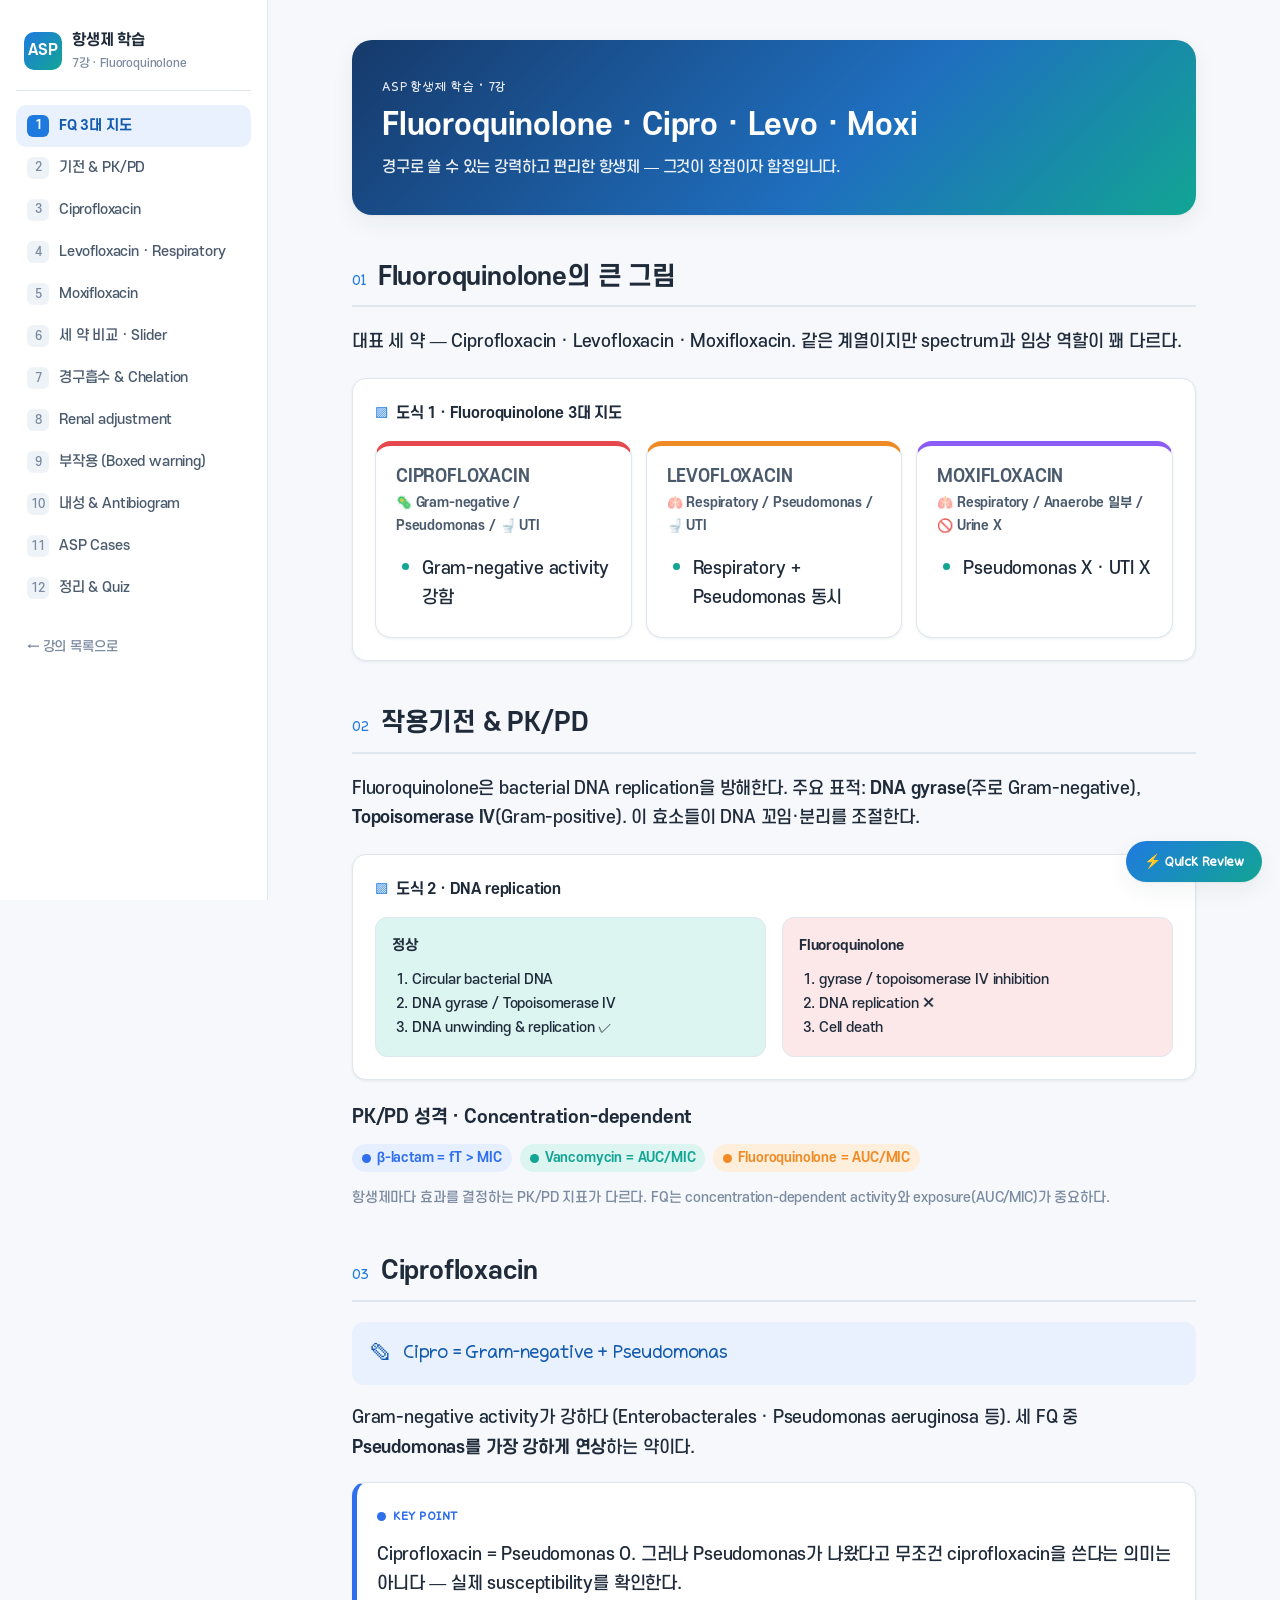
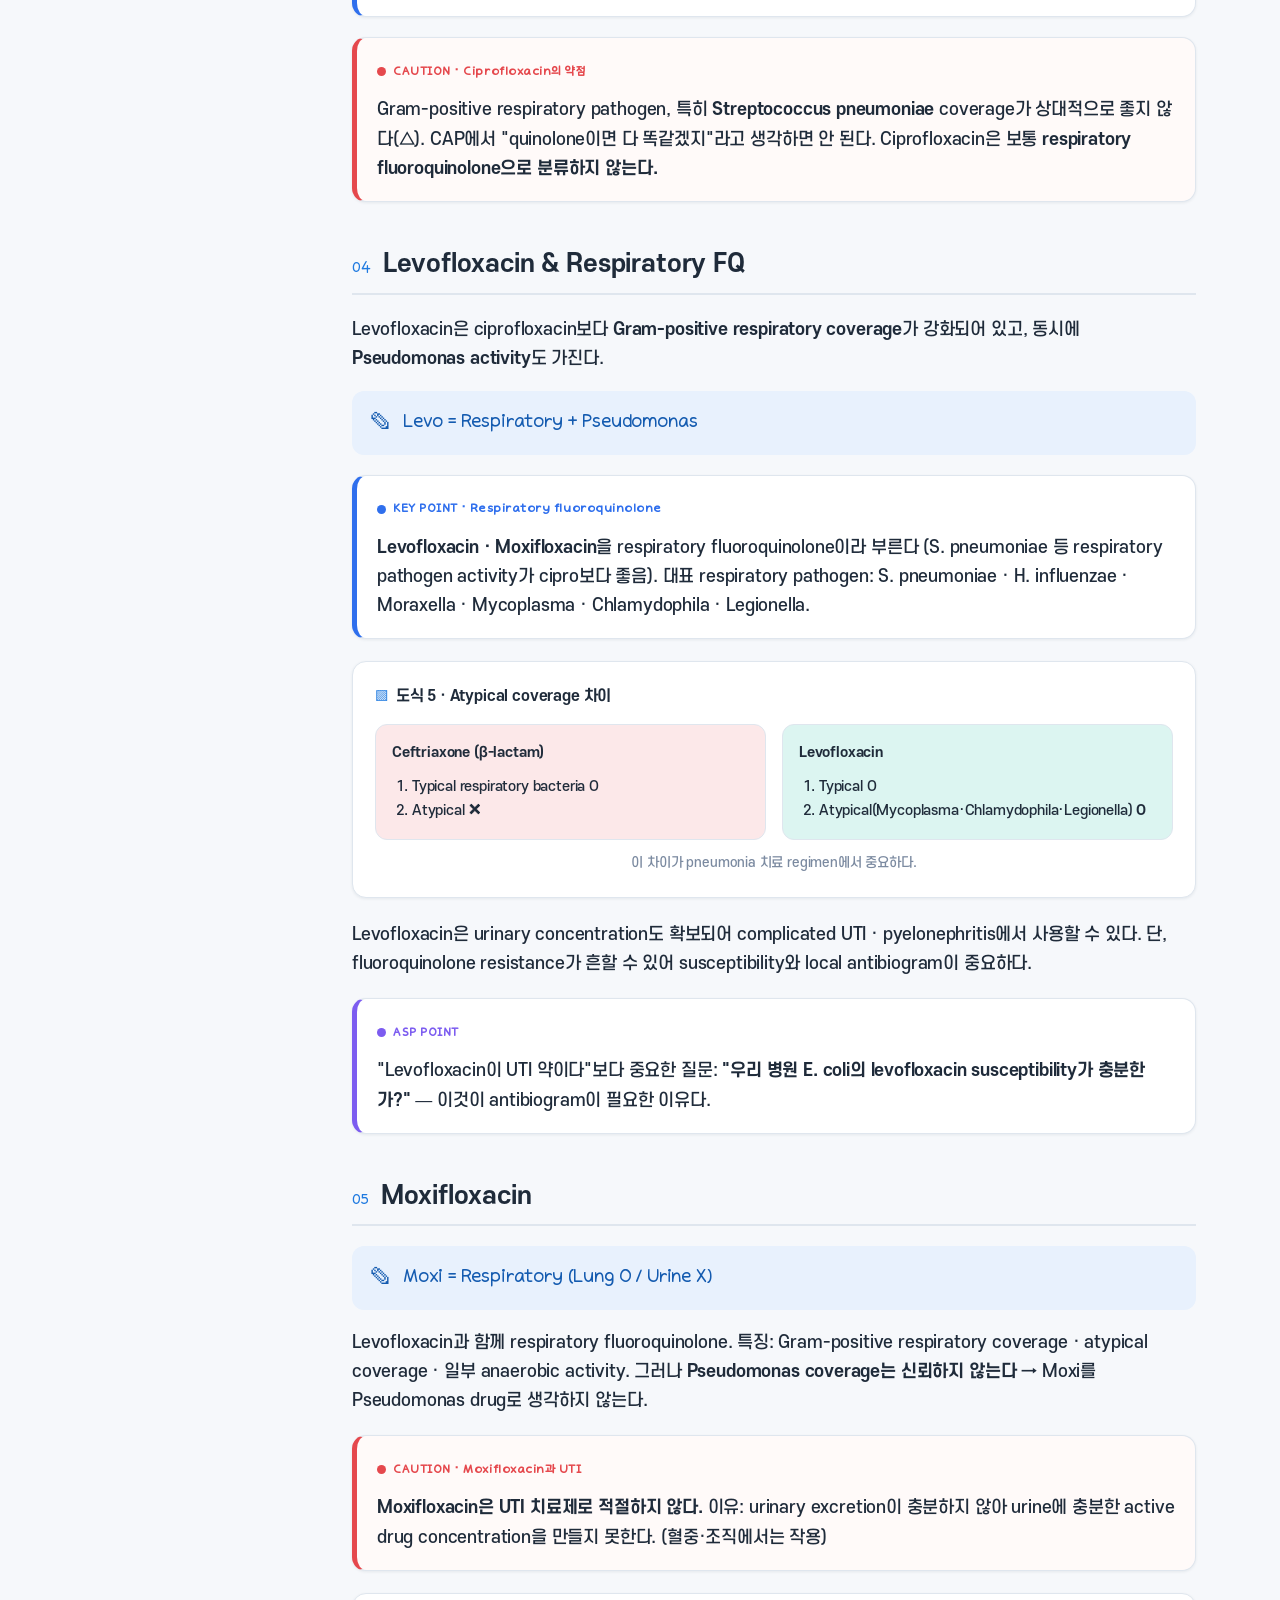
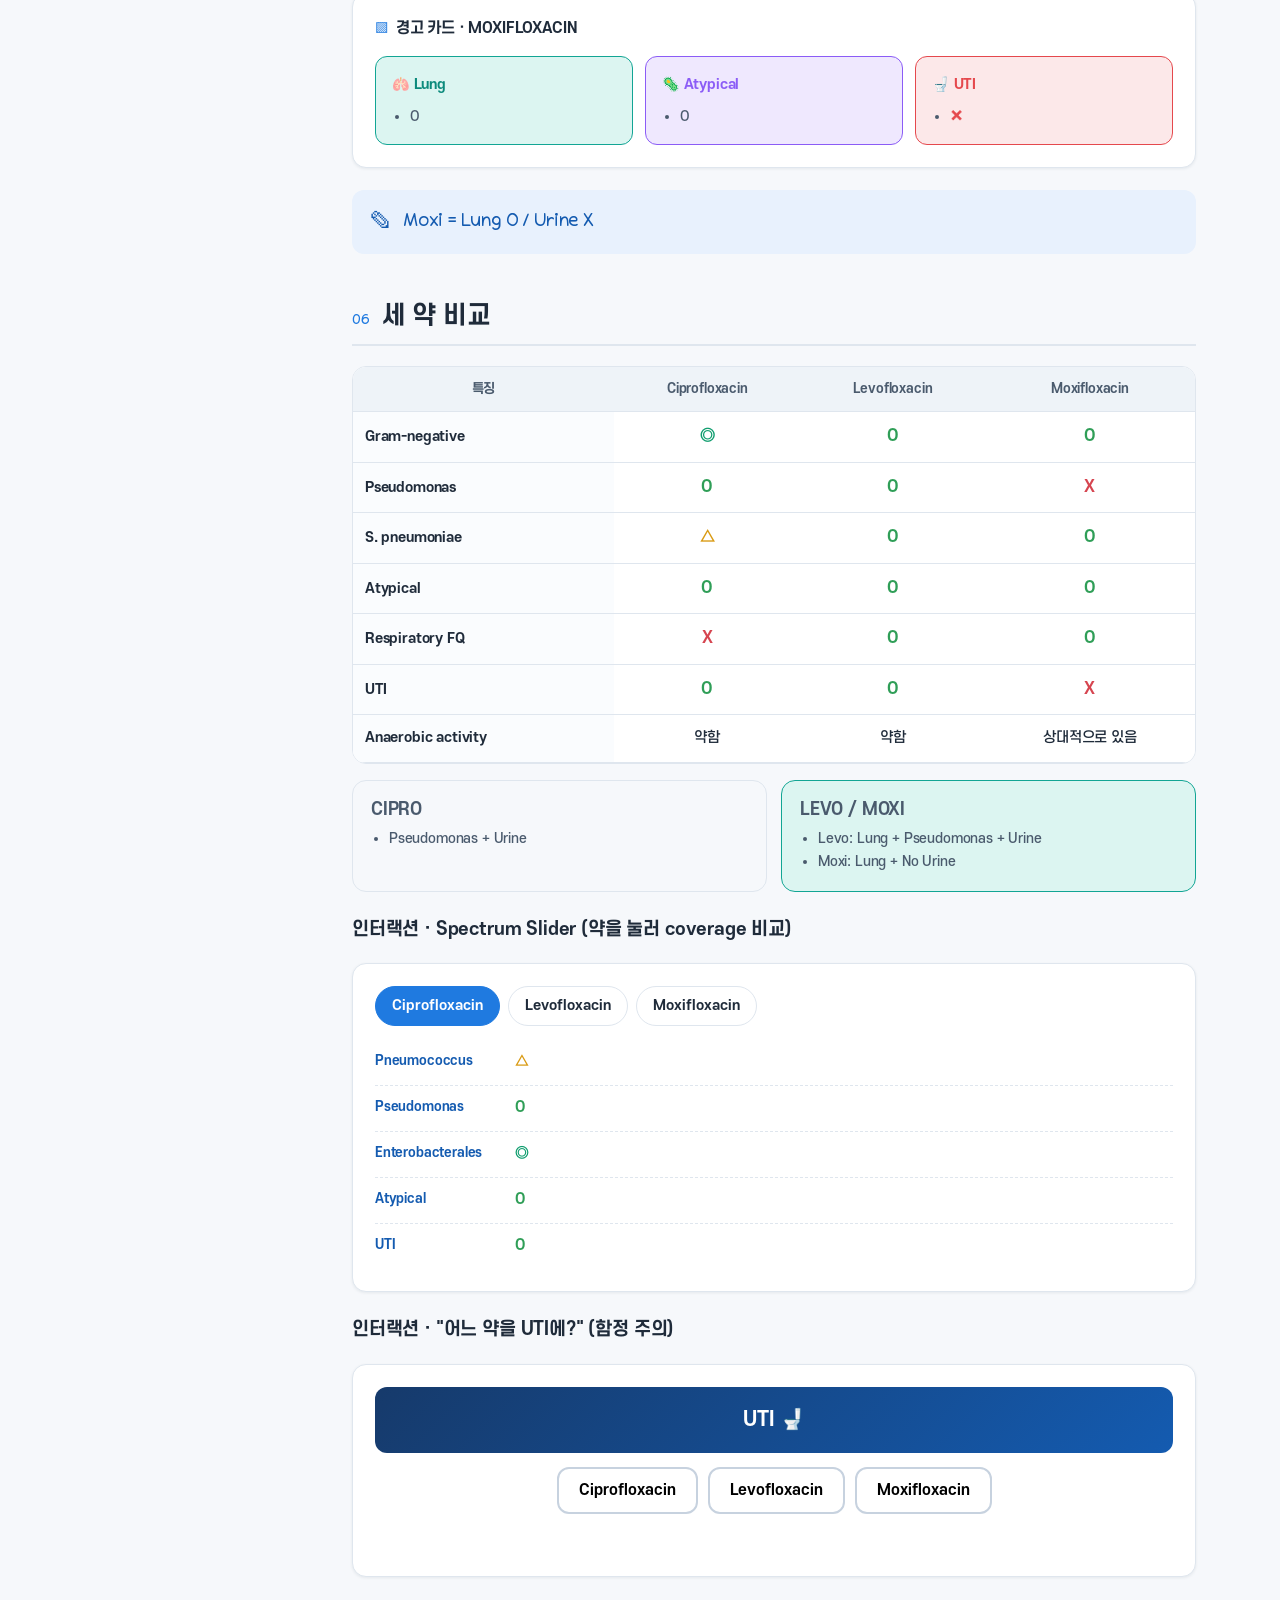
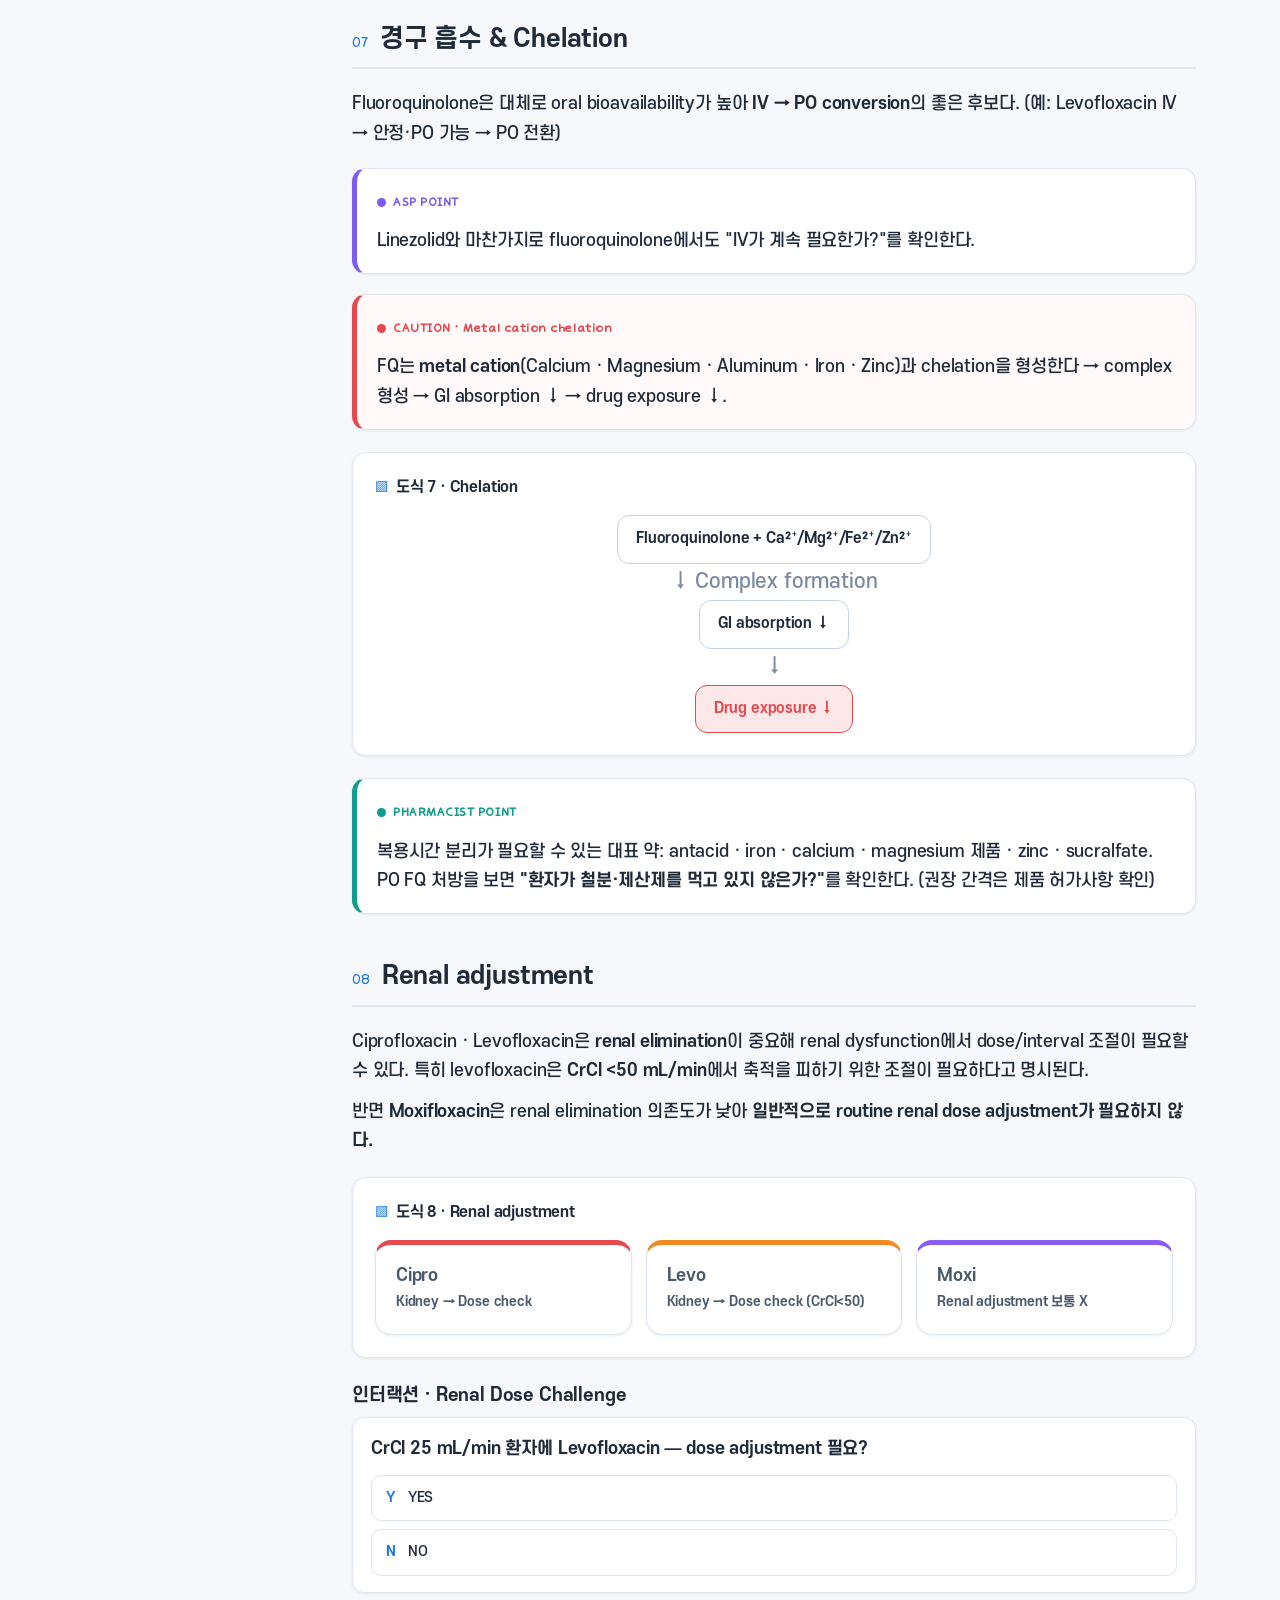
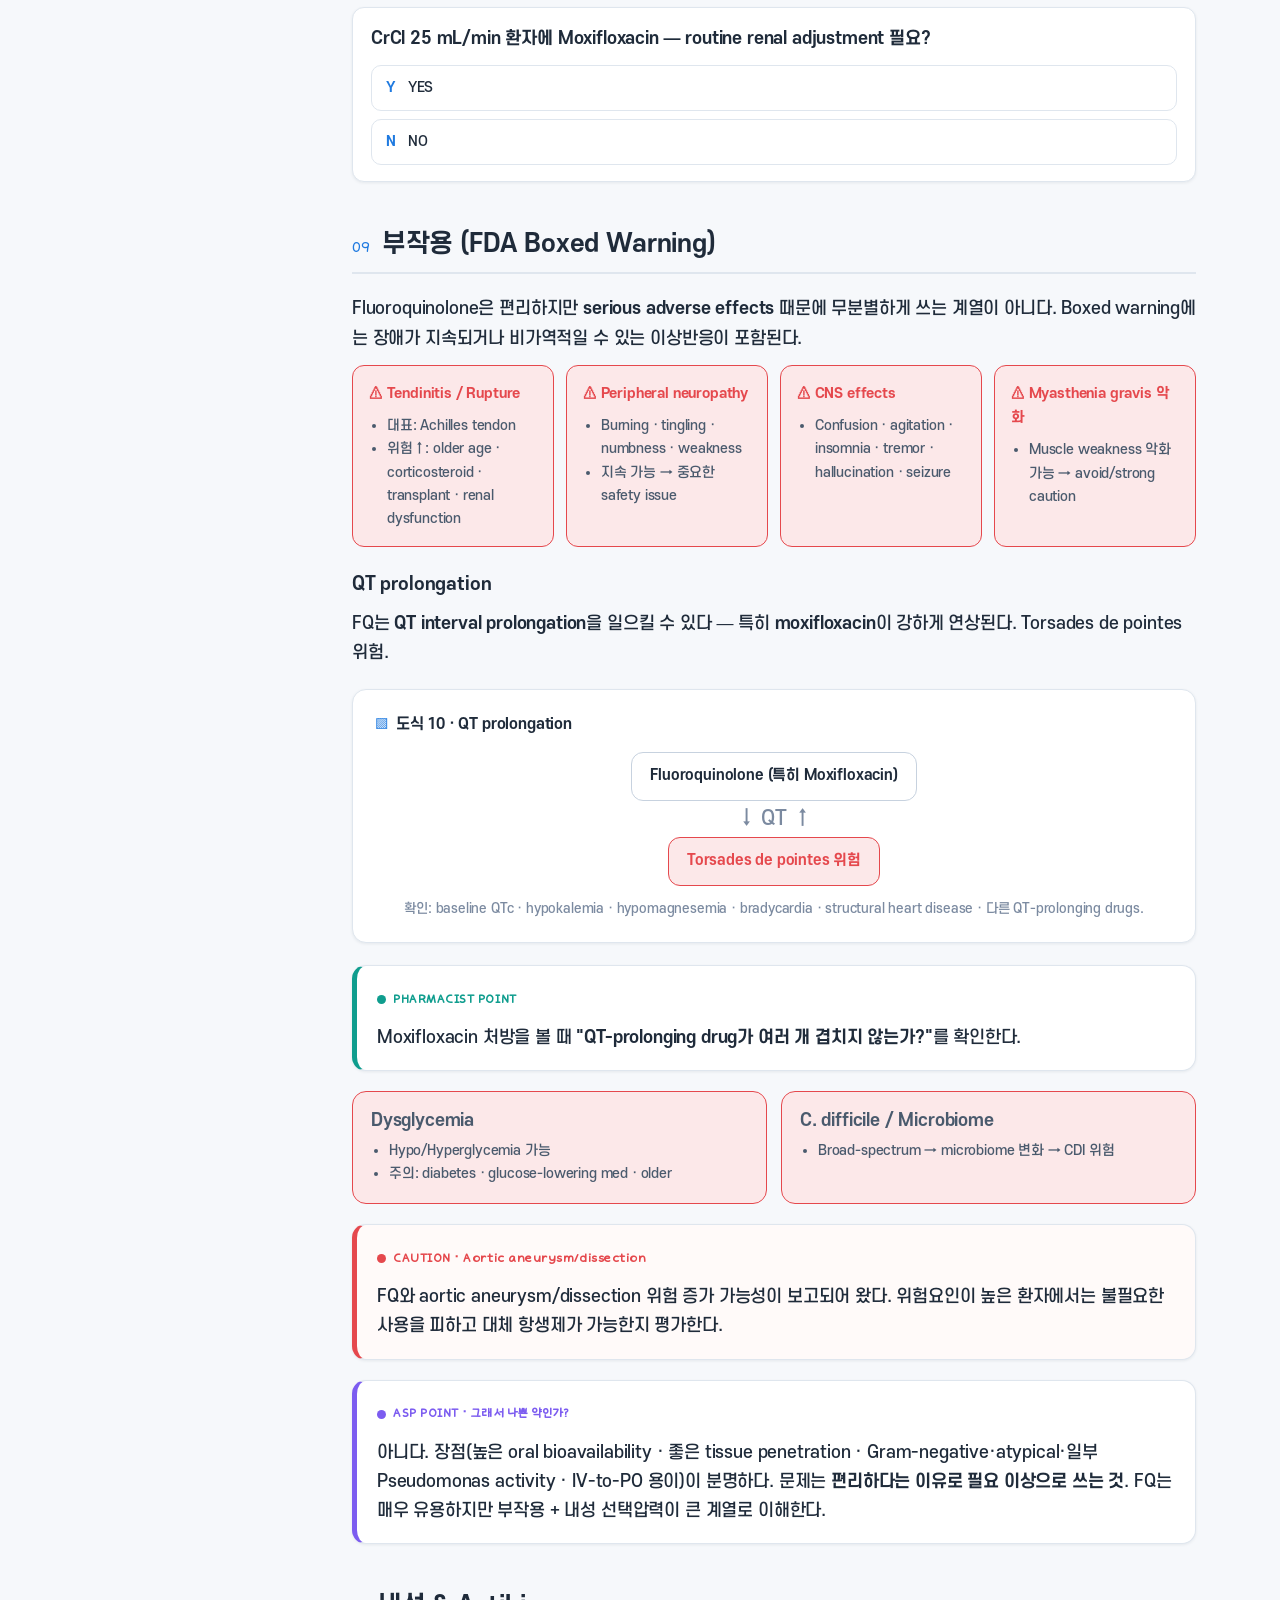
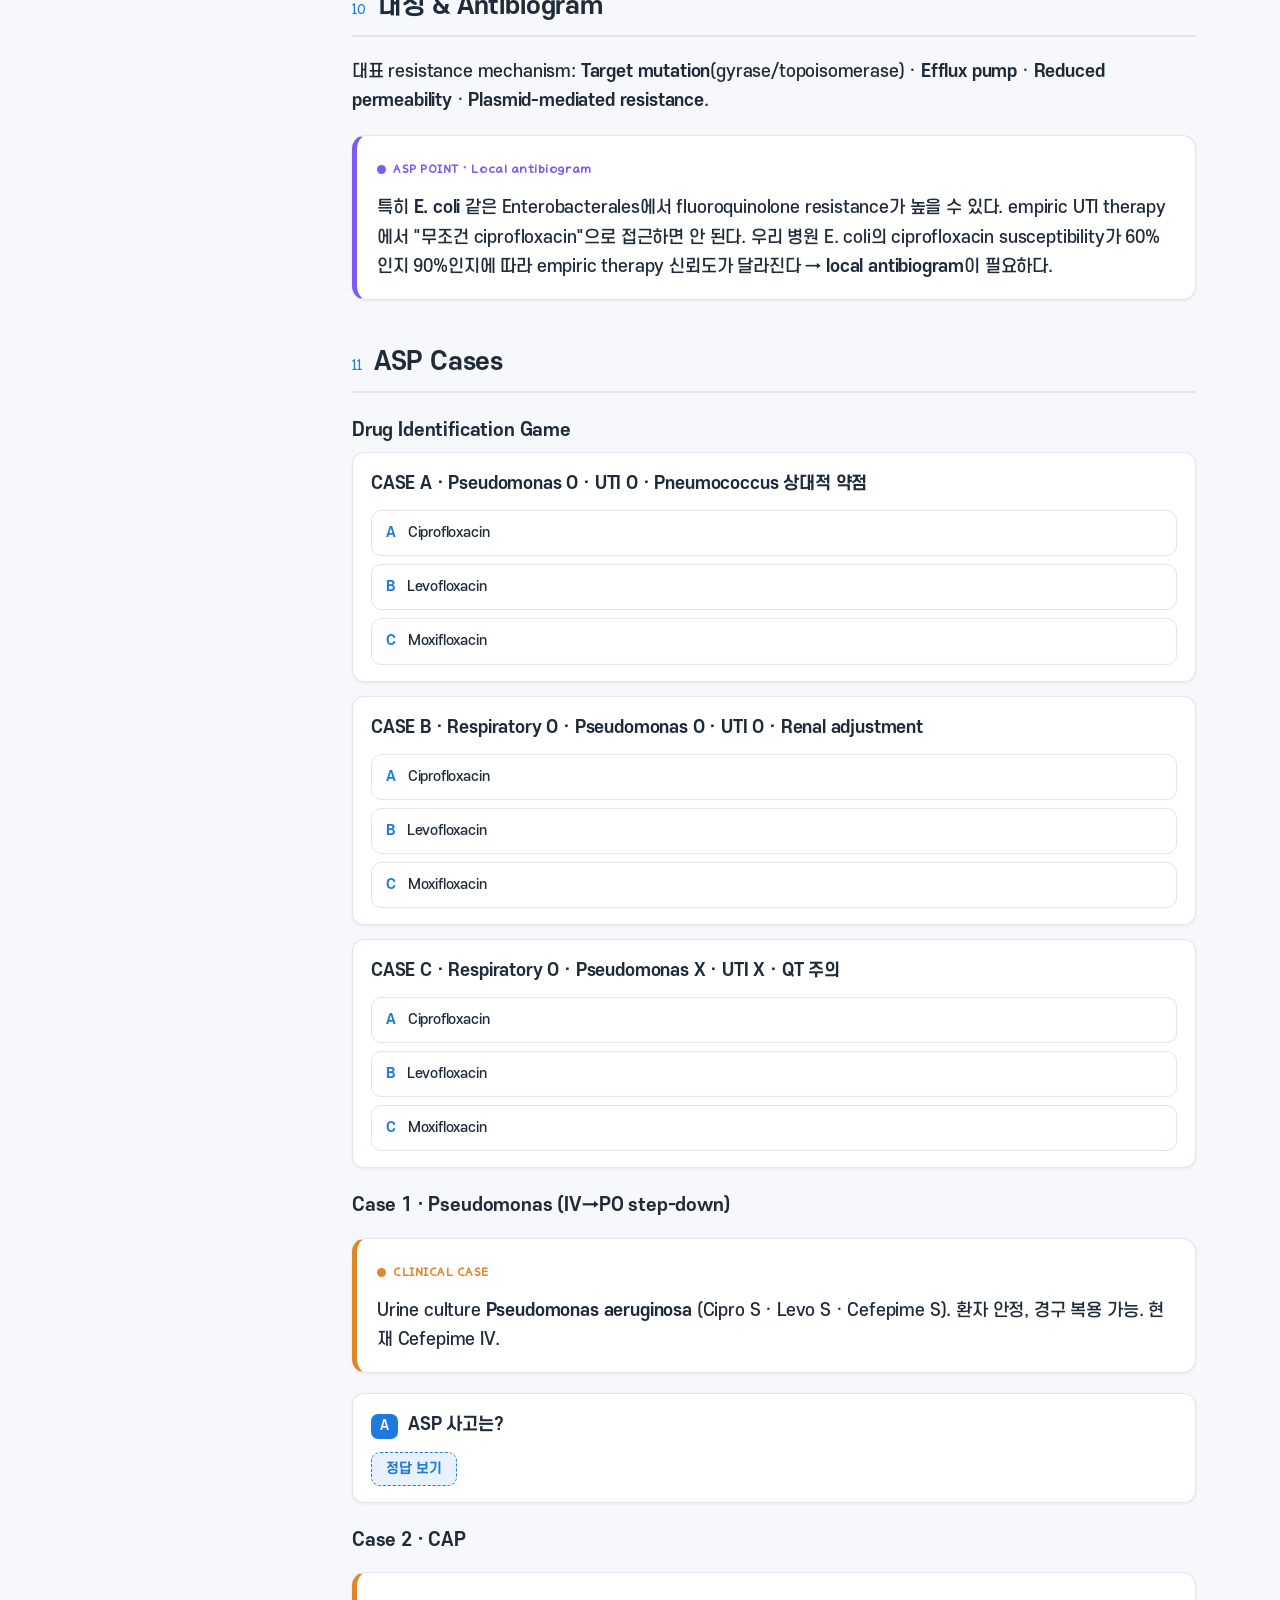
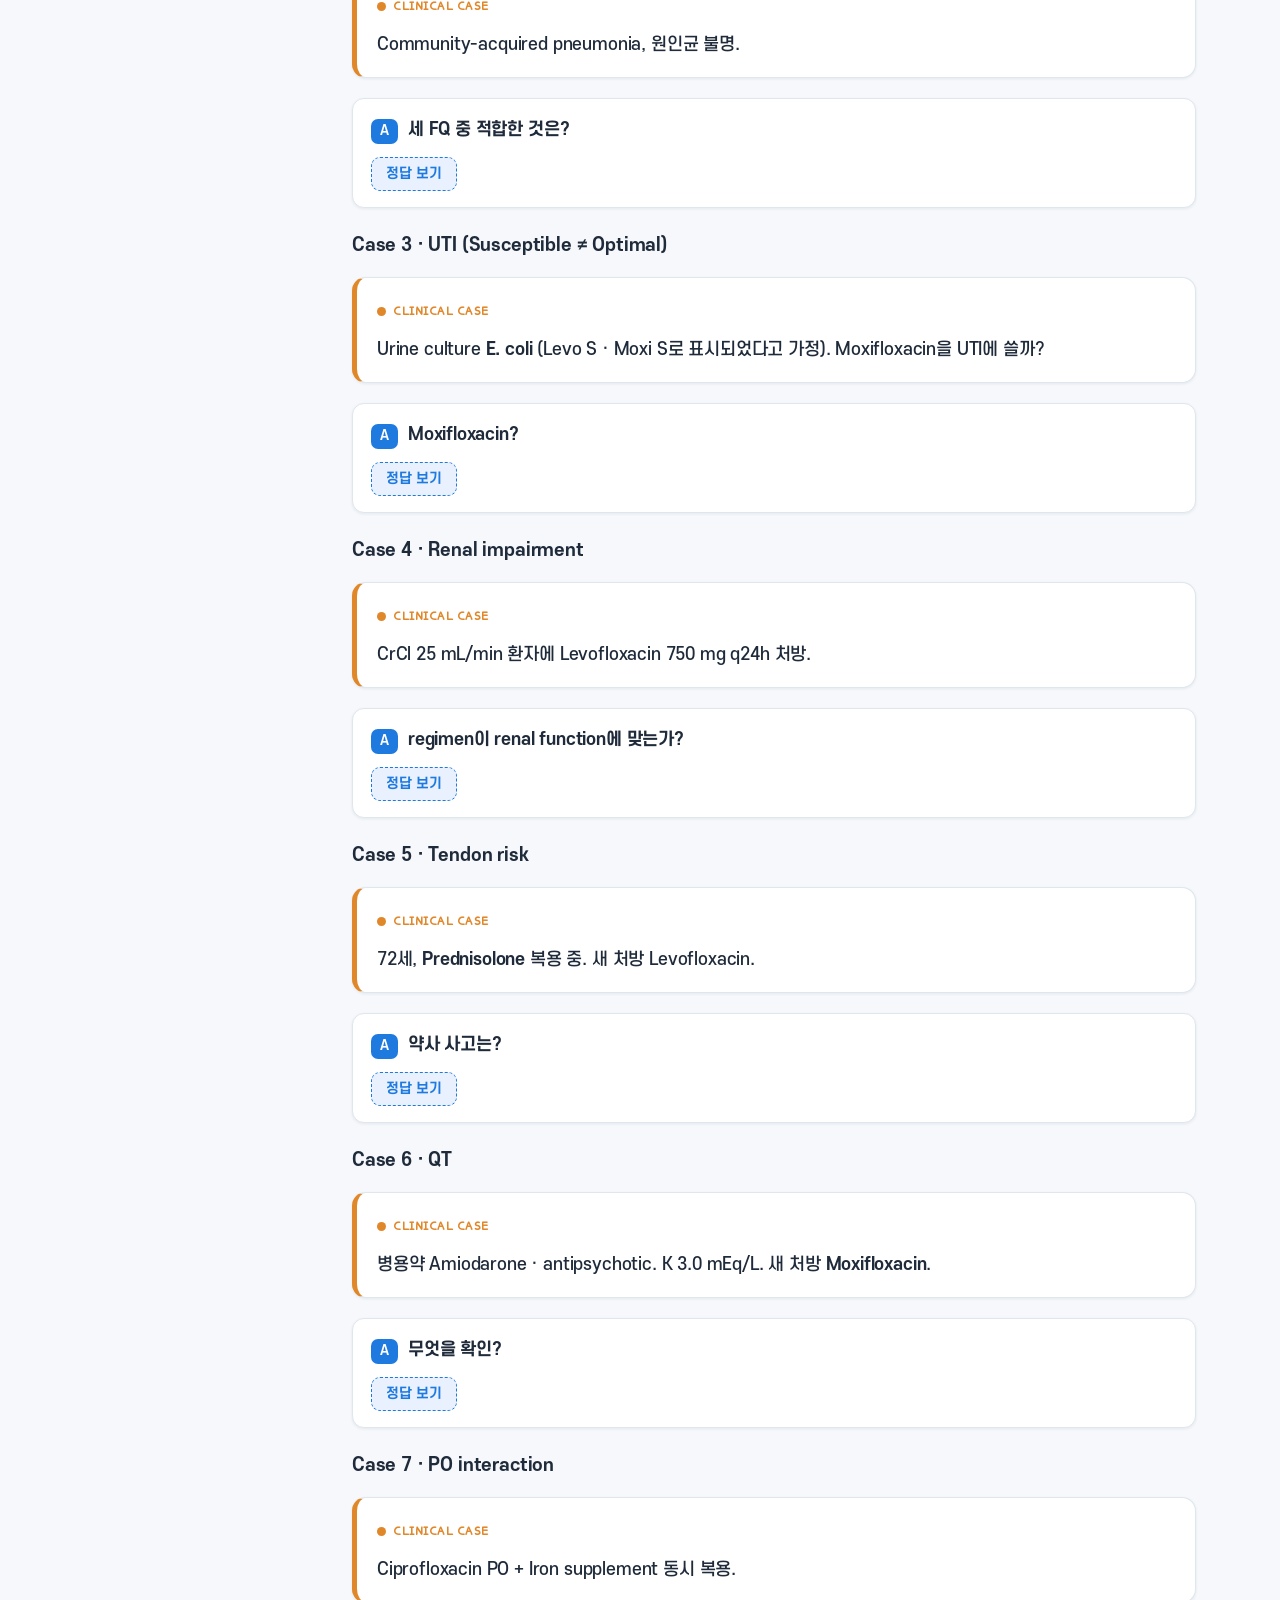
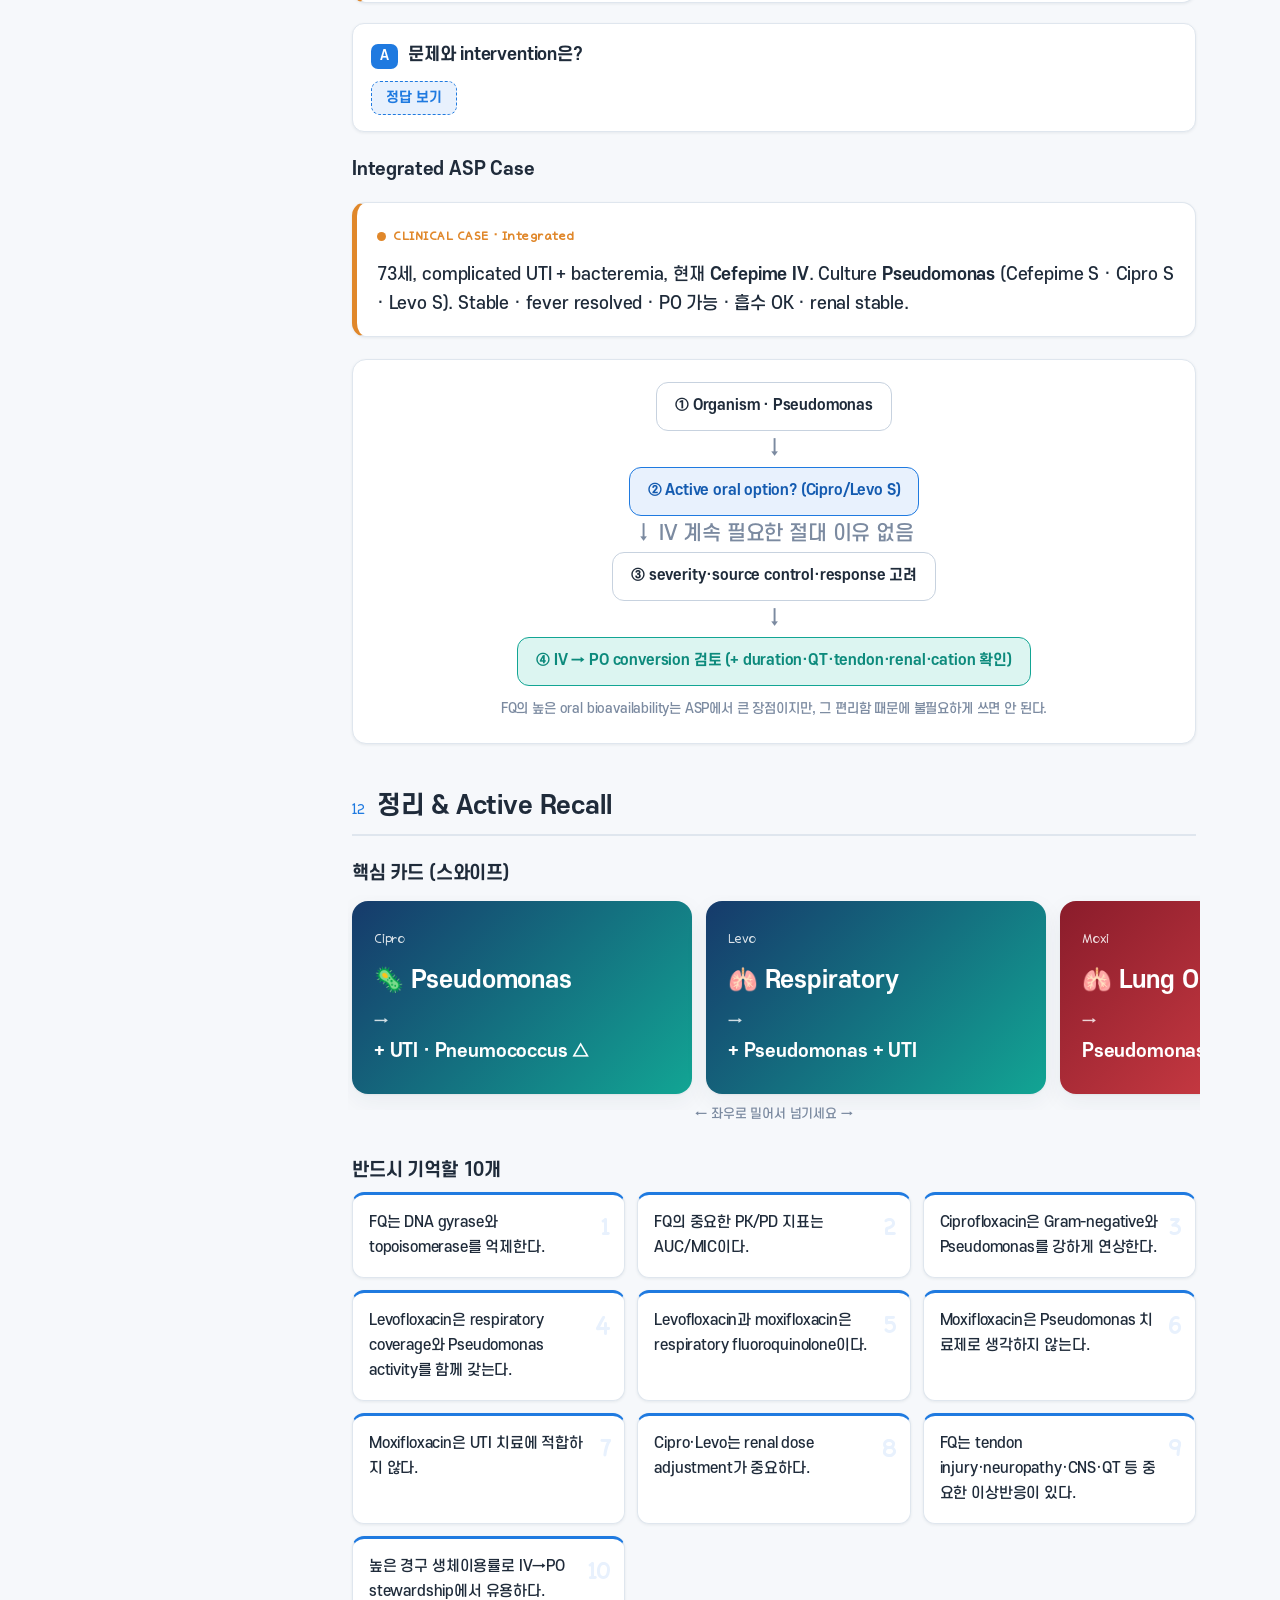
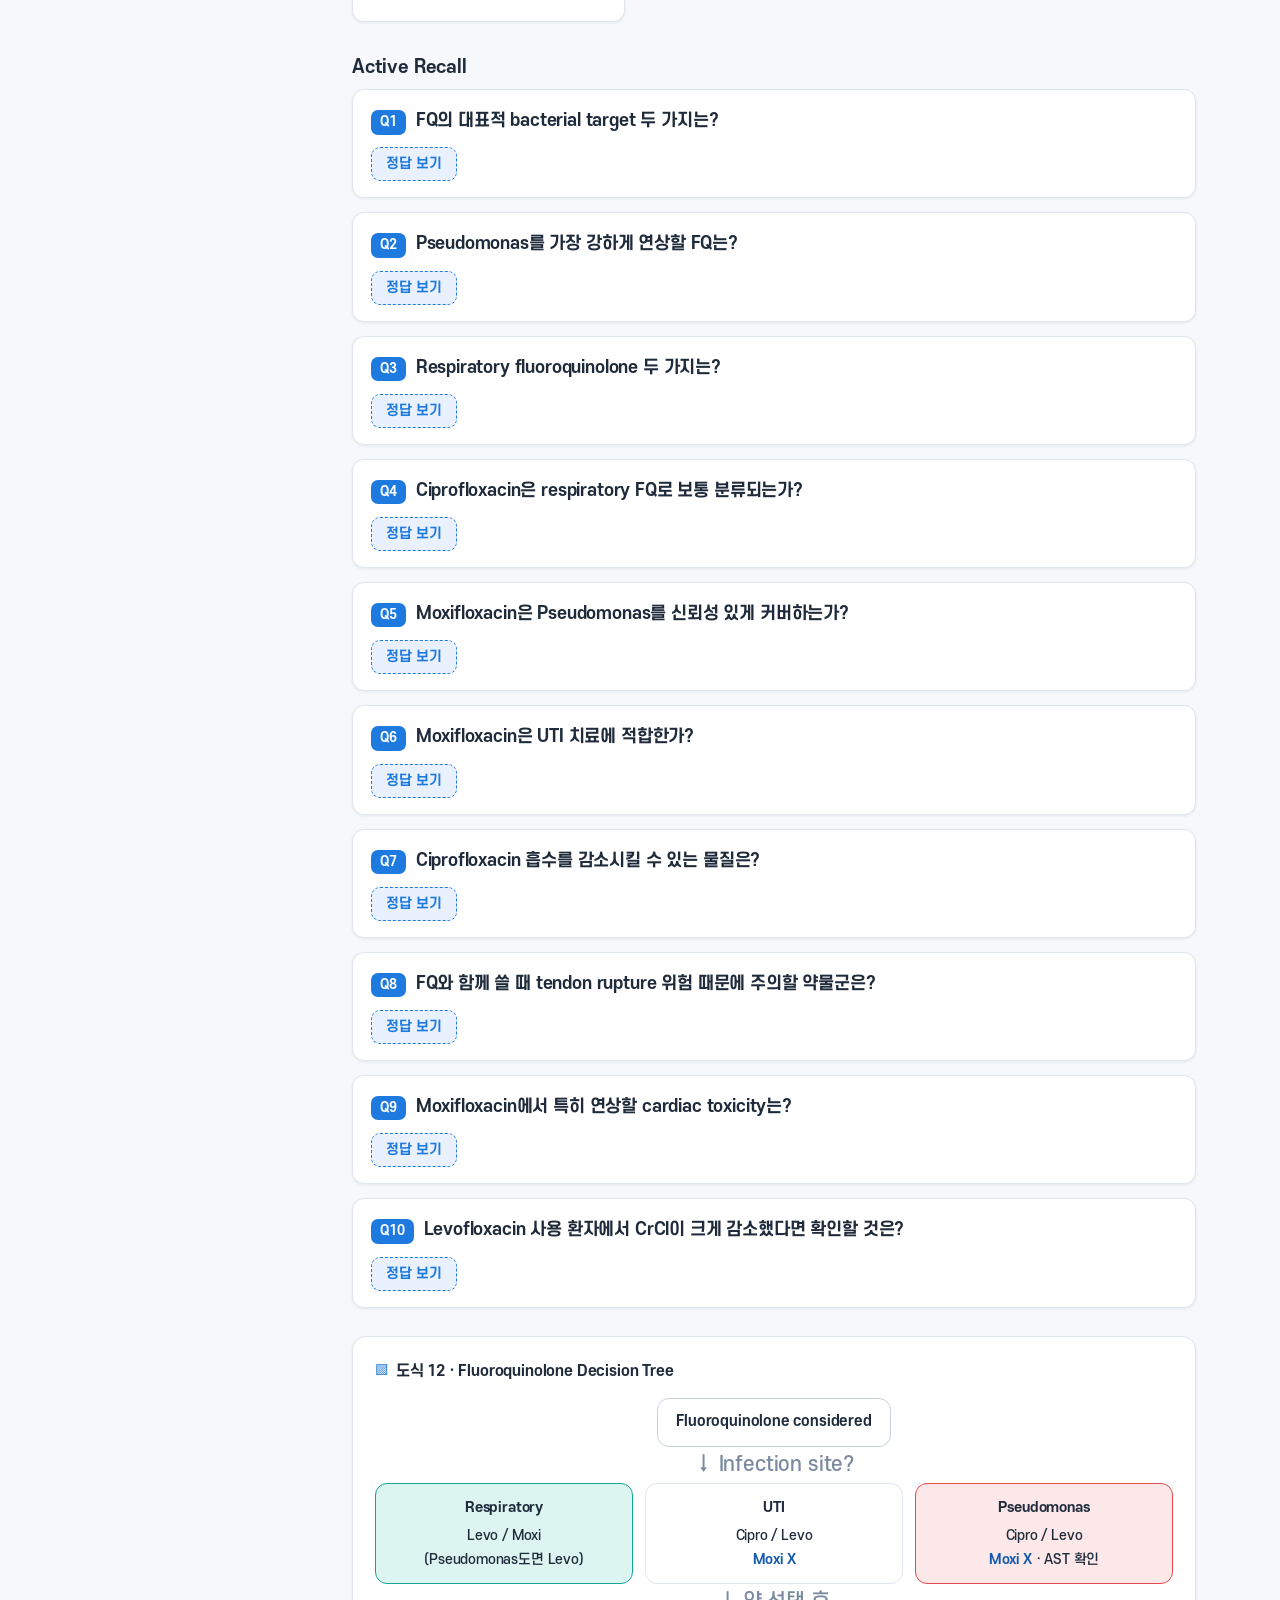
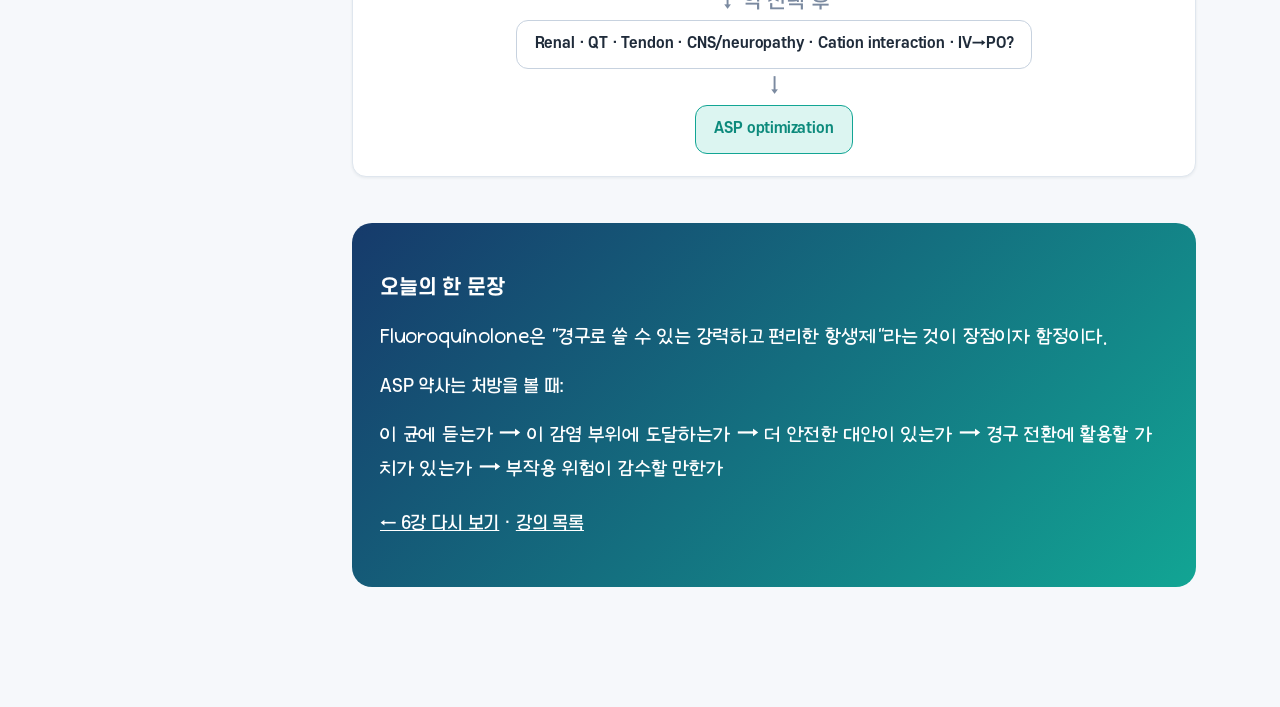
<file: lessons/lesson-07.html>
<!DOCTYPE html>
<html lang="ko">
<head>
  <meta charset="UTF-8" />
  <meta name="viewport" content="width=device-width, initial-scale=1.0" />
  <title>7강 · Fluoroquinolone: Ciprofloxacin · Levofloxacin · Moxifloxacin</title>
  <link rel="stylesheet" href="../assets/css/styles.css" />
</head>
<body>
  <div class="topbar">
    <button class="hamburger" aria-label="목차 열기" aria-expanded="false"><span></span></button>
    <div class="topbar__title">7강 · Fluoroquinolone</div>
  </div>
  <div class="scrim" aria-hidden="true"></div>

  <div class="app">
    <aside class="sidebar" aria-label="강의 목차">
      <div class="sidebar__brand">
        <div class="sidebar__logo">ASP</div>
        <div class="sidebar__title">항생제 학습
          <small>7강 · Fluoroquinolone</small>
        </div>
      </div>
      <nav>
        <ul class="toc">
          <li><a href="#map"><span class="num">1</span> FQ 3대 지도</a></li>
          <li><a href="#mech"><span class="num">2</span> 기전 & PK/PD</a></li>
          <li><a href="#cipro"><span class="num">3</span> Ciprofloxacin</a></li>
          <li><a href="#levo"><span class="num">4</span> Levofloxacin · Respiratory</a></li>
          <li><a href="#moxi"><span class="num">5</span> Moxifloxacin</a></li>
          <li><a href="#compare"><span class="num">6</span> 세 약 비교 · Slider</a></li>
          <li><a href="#po"><span class="num">7</span> 경구흡수 & Chelation</a></li>
          <li><a href="#renal"><span class="num">8</span> Renal adjustment</a></li>
          <li><a href="#tox"><span class="num">9</span> 부작용 (Boxed warning)</a></li>
          <li><a href="#resist"><span class="num">10</span> 내성 & Antibiogram</a></li>
          <li><a href="#cases"><span class="num">11</span> ASP Cases</a></li>
          <li><a href="#quiz"><span class="num">12</span> 정리 & Quiz</a></li>
        </ul>
      </nav>
      <a class="sidebar__back" href="../index.html">← 강의 목록으로</a>
    </aside>

    <div class="content">
      <div class="wrap">

        <header class="lesson-hero">
          <div class="kicker">ASP 항생제 학습 · 7강</div>
          <h1>Fluoroquinolone · Cipro · Levo · Moxi</h1>
          <p>경구로 쓸 수 있는 강력하고 편리한 항생제 — 그것이 장점이자 함정입니다.</p>
        </header>

        <!-- ===== S1 · FQ 3대 지도 ===== -->
        <section id="map" class="section">
          <h2><span class="sec-no">01</span> Fluoroquinolone의 큰 그림</h2>
          <p>대표 세 약 — Ciprofloxacin · Levofloxacin · Moxifloxacin. 같은 계열이지만 spectrum과 임상 역할이 꽤 다르다.</p>

          <div class="figure">
            <div class="figure__title">도식 1 · Fluoroquinolone 3대 지도</div>
            <div class="orgbig">
              <div class="orgbig__card is-acineto">
                <h4>CIPROFLOXACIN</h4>
                <div class="tagline">🦠 Gram-negative / Pseudomonas / 🚽 UTI</div>
                <ul class="clean" style="margin-bottom:0;"><li>Gram-negative activity 강함</li></ul>
              </div>
              <div class="orgbig__card is-pseudo">
                <h4>LEVOFLOXACIN</h4>
                <div class="tagline">🫁 Respiratory / Pseudomonas / 🚽 UTI</div>
                <ul class="clean" style="margin-bottom:0;"><li>Respiratory + Pseudomonas 동시</li></ul>
              </div>
              <div class="orgbig__card is-steno">
                <h4>MOXIFLOXACIN</h4>
                <div class="tagline">🫁 Respiratory / Anaerobe 일부 / 🚫 Urine X</div>
                <ul class="clean" style="margin-bottom:0;"><li>Pseudomonas X · UTI X</li></ul>
              </div>
            </div>
          </div>
        </section>

        <!-- ===== S2,3 · 기전 & PK/PD ===== -->
        <section id="mech" class="section">
          <h2><span class="sec-no">02</span> 작용기전 &amp; PK/PD</h2>
          <p>Fluoroquinolone은 bacterial DNA replication을 방해한다. 주요 표적: <b>DNA gyrase</b>(주로 Gram-negative), <b>Topoisomerase IV</b>(Gram-positive). 이 효소들이 DNA 꼬임·분리를 조절한다.</p>
          <div class="figure">
            <div class="figure__title">도식 2 · DNA replication</div>
            <div class="twopanel">
              <div class="panel panel--normal">
                <h5>정상</h5>
                <ol><li>Circular bacterial DNA</li><li>DNA gyrase / Topoisomerase IV</li><li>DNA unwinding & replication ✓</li></ol>
              </div>
              <div class="panel panel--drug">
                <h5>Fluoroquinolone</h5>
                <ol><li>gyrase / topoisomerase IV inhibition</li><li>DNA replication ✕</li><li>Cell death</li></ol>
              </div>
            </div>
          </div>

          <h3>PK/PD 성격 · Concentration-dependent</h3>
          <div class="legend">
            <span class="chip chip--gp"><span class="sw"></span>β-lactam = fT &gt; MIC</span>
            <span class="chip chip--gn"><span class="sw"></span>Vancomycin = AUC/MIC</span>
            <span class="chip chip--pseudo"><span class="sw"></span>Fluoroquinolone = AUC/MIC</span>
          </div>
          <p style="font-size:13.5px;color:var(--ink-faint);">항생제마다 효과를 결정하는 PK/PD 지표가 다르다. FQ는 concentration-dependent activity와 exposure(AUC/MIC)가 중요하다.</p>
        </section>

        <!-- ===== S4,5,6 · Ciprofloxacin ===== -->
        <section id="cipro" class="section">
          <h2><span class="sec-no">03</span> Ciprofloxacin</h2>
          <div class="oneline">Cipro = Gram-negative + Pseudomonas</div>
          <p>Gram-negative activity가 강하다 (Enterobacterales · Pseudomonas aeruginosa 등). 세 FQ 중 <b>Pseudomonas를 가장 강하게 연상</b>하는 약이다.</p>
          <div class="card card--key">
            <div class="card__label"><span class="dot"></span>KEY POINT</div>
            <p>Ciprofloxacin = Pseudomonas O. 그러나 Pseudomonas가 나왔다고 무조건 ciprofloxacin을 쓴다는 의미는 아니다 — 실제 susceptibility를 확인한다.</p>
          </div>
          <div class="card card--caution">
            <div class="card__label"><span class="dot"></span>CAUTION · Ciprofloxacin의 약점</div>
            <p>Gram-positive respiratory pathogen, 특히 <b>Streptococcus pneumoniae</b> coverage가 상대적으로 좋지 않다(△). CAP에서 "quinolone이면 다 똑같겠지"라고 생각하면 안 된다.
              Ciprofloxacin은 보통 <b>respiratory fluoroquinolone으로 분류하지 않는다.</b></p>
          </div>
        </section>

        <!-- ===== S7,8,9,10 · Levofloxacin ===== -->
        <section id="levo" class="section">
          <h2><span class="sec-no">04</span> Levofloxacin &amp; Respiratory FQ</h2>
          <p>Levofloxacin은 ciprofloxacin보다 <b>Gram-positive respiratory coverage</b>가 강화되어 있고, 동시에 <b>Pseudomonas activity</b>도 가진다.</p>
          <div class="oneline">Levo = Respiratory + Pseudomonas</div>

          <div class="card card--key">
            <div class="card__label"><span class="dot"></span>KEY POINT · Respiratory fluoroquinolone</div>
            <p><b>Levofloxacin · Moxifloxacin</b>을 respiratory fluoroquinolone이라 부른다 (S. pneumoniae 등 respiratory pathogen activity가 cipro보다 좋음). 대표 respiratory pathogen: S. pneumoniae · H. influenzae · Moraxella · Mycoplasma · Chlamydophila · Legionella.</p>
          </div>

          <div class="figure">
            <div class="figure__title">도식 5 · Atypical coverage 차이</div>
            <div class="twopanel">
              <div class="panel panel--drug">
                <h5>Ceftriaxone (β-lactam)</h5>
                <ol><li>Typical respiratory bacteria O</li><li>Atypical <b>✕</b></li></ol>
              </div>
              <div class="panel panel--normal">
                <h5>Levofloxacin</h5>
                <ol><li>Typical O</li><li>Atypical(Mycoplasma·Chlamydophila·Legionella) <b>O</b></li></ol>
              </div>
            </div>
            <div class="figure__cap">이 차이가 pneumonia 치료 regimen에서 중요하다.</div>
          </div>

          <p>Levofloxacin은 urinary concentration도 확보되어 complicated UTI · pyelonephritis에서 사용할 수 있다. 단, fluoroquinolone resistance가 흔할 수 있어 susceptibility와 local antibiogram이 중요하다.</p>
          <div class="card card--asp">
            <div class="card__label"><span class="dot"></span>ASP POINT</div>
            <p>"Levofloxacin이 UTI 약이다"보다 중요한 질문: <b>"우리 병원 E. coli의 levofloxacin susceptibility가 충분한가?"</b> — 이것이 antibiogram이 필요한 이유다.</p>
          </div>
        </section>

        <!-- ===== S11,12,13 · Moxifloxacin ===== -->
        <section id="moxi" class="section">
          <h2><span class="sec-no">05</span> Moxifloxacin</h2>
          <div class="oneline">Moxi = Respiratory (Lung O / Urine X)</div>
          <p>Levofloxacin과 함께 respiratory fluoroquinolone. 특징: Gram-positive respiratory coverage · atypical coverage · 일부 anaerobic activity. 그러나 <b>Pseudomonas coverage는 신뢰하지 않는다</b> → Moxi를 Pseudomonas drug로 생각하지 않는다.</p>

          <div class="card card--caution">
            <div class="card__label"><span class="dot"></span>CAUTION · Moxifloxacin과 UTI</div>
            <p><b>Moxifloxacin은 UTI 치료제로 적절하지 않다.</b> 이유: urinary excretion이 충분하지 않아 urine에 충분한 active drug concentration을 만들지 못한다. (혈중·조직에서는 작용)</p>
          </div>

          <div class="figure">
            <div class="figure__title">경고 카드 · MOXIFLOXACIN</div>
            <div class="warncards">
              <div class="warncard" style="border-color:var(--gn);background:var(--gn-soft);"><h5 style="color:#0c8a7c;">🫁 Lung</h5><ul><li>O</li></ul></div>
              <div class="warncard" style="border-color:var(--anaerobe);background:var(--anaerobe-soft);"><h5 style="color:var(--anaerobe);">🦠 Atypical</h5><ul><li>O</li></ul></div>
              <div class="warncard"><h5>🚽 UTI</h5><ul><li><span class="x">✕</span></li></ul></div>
            </div>
          </div>
          <div class="oneline">Moxi = Lung O / Urine X</div>
        </section>

        <!-- ===== S14,15 · 비교 + Slider ===== -->
        <section id="compare" class="section">
          <h2><span class="sec-no">06</span> 세 약 비교</h2>
          <div class="table-scroll">
            <table class="data">
              <thead><tr><th>특징</th><th>Ciprofloxacin</th><th>Levofloxacin</th><th>Moxifloxacin</th></tr></thead>
              <tbody>
                <tr><th>Gram-negative</th><td class="cov cov-strong-c">◎</td><td class="cov cov-yes-c">O</td><td class="cov cov-yes-c">O</td></tr>
                <tr><th>Pseudomonas</th><td class="cov cov-yes-c">O</td><td class="cov cov-yes-c">O</td><td class="cov cov-no-c">X</td></tr>
                <tr><th>S. pneumoniae</th><td class="cov cov-partial-c">△</td><td class="cov cov-yes-c">O</td><td class="cov cov-yes-c">O</td></tr>
                <tr><th>Atypical</th><td class="cov cov-yes-c">O</td><td class="cov cov-yes-c">O</td><td class="cov cov-yes-c">O</td></tr>
                <tr><th>Respiratory FQ</th><td class="cov cov-no-c">X</td><td class="cov cov-yes-c">O</td><td class="cov cov-yes-c">O</td></tr>
                <tr><th>UTI</th><td class="cov cov-yes-c">O</td><td class="cov cov-yes-c">O</td><td class="cov cov-no-c">X</td></tr>
                <tr><th>Anaerobic activity</th><td>약함</td><td>약함</td><td>상대적으로 있음</td></tr>
              </tbody>
            </table>
          </div>

          <div class="split2">
            <div class="splitcard is-acineto"><h4>CIPRO</h4><ul><li>Pseudomonas + Urine</li></ul></div>
            <div class="splitcard is-mssa" style="background:var(--gn-soft);border-color:var(--gn);"><h4>LEVO / MOXI</h4><ul><li>Levo: Lung + Pseudomonas + Urine</li><li>Moxi: Lung + No Urine</li></ul></div>
          </div>

          <h3>인터랙션 · Spectrum Slider (약을 눌러 coverage 비교)</h3>
          <div class="figure" data-selector>
            <div class="orgselect">
              <div class="orgselect__btns">
                <button class="sel-btn" data-target="cipro">Ciprofloxacin</button>
                <button class="sel-btn" data-target="levo">Levofloxacin</button>
                <button class="sel-btn" data-target="moxi">Moxifloxacin</button>
              </div>
              <div class="sel-panel" data-panel="cipro">
                <div class="rowline"><div class="k">Pneumococcus</div><div class="v"><b style="color:var(--cov-partial)">△</b></div></div>
                <div class="rowline"><div class="k">Pseudomonas</div><div class="v"><b style="color:var(--cov-yes)">O</b></div></div>
                <div class="rowline"><div class="k">Enterobacterales</div><div class="v"><b style="color:var(--cov-strong)">◎</b></div></div>
                <div class="rowline"><div class="k">Atypical</div><div class="v"><b style="color:var(--cov-yes)">O</b></div></div>
                <div class="rowline"><div class="k">UTI</div><div class="v"><b style="color:var(--cov-yes)">O</b></div></div>
              </div>
              <div class="sel-panel" data-panel="levo">
                <div class="rowline"><div class="k">Pneumococcus</div><div class="v"><b style="color:var(--cov-yes)">O</b></div></div>
                <div class="rowline"><div class="k">Pseudomonas</div><div class="v"><b style="color:var(--cov-yes)">O</b></div></div>
                <div class="rowline"><div class="k">Enterobacterales</div><div class="v"><b style="color:var(--cov-yes)">O</b></div></div>
                <div class="rowline"><div class="k">Atypical</div><div class="v"><b style="color:var(--cov-yes)">O</b></div></div>
                <div class="rowline"><div class="k">UTI</div><div class="v"><b style="color:var(--cov-yes)">O</b></div></div>
              </div>
              <div class="sel-panel" data-panel="moxi">
                <div class="rowline"><div class="k">Pneumococcus</div><div class="v"><b style="color:var(--cov-yes)">O</b></div></div>
                <div class="rowline"><div class="k">Pseudomonas</div><div class="v"><b style="color:var(--resist)">✕</b></div></div>
                <div class="rowline"><div class="k">Enterobacterales</div><div class="v"><b style="color:var(--cov-yes)">O</b></div></div>
                <div class="rowline"><div class="k">Atypical</div><div class="v"><b style="color:var(--cov-yes)">O</b></div></div>
                <div class="rowline"><div class="k">Anaerobe 일부</div><div class="v"><b style="color:var(--cov-yes)">O</b></div></div>
                <div class="rowline"><div class="k">UTI</div><div class="v"><b style="color:var(--resist)">✕</b> (urinary exposure 부족)</div></div>
              </div>
            </div>
          </div>

          <h3>인터랙션 · "어느 약을 UTI에?" (함정 주의)</h3>
          <div class="figure" data-lungtrap data-ok-msg="✓ OK — UTI에 적절한 fluoroquinolone" data-trap-msg="🚨 LOW URINARY EXPOSURE! — Moxifloxacin은 UTI에 부적합">
            <div class="lungtrap">
              <div class="lungtrap__scene" style="background:linear-gradient(135deg,#163a6b,#145bb0);">UTI 🚽</div>
              <div class="lungtrap__btns">
                <button>Ciprofloxacin</button>
                <button>Levofloxacin</button>
                <button data-trap="1">Moxifloxacin</button>
              </div>
              <div class="lungtrap__fb"></div>
            </div>
          </div>
        </section>

        <!-- ===== S16,17,18 · 경구흡수 & Chelation ===== -->
        <section id="po" class="section">
          <h2><span class="sec-no">07</span> 경구 흡수 &amp; Chelation</h2>
          <p>Fluoroquinolone은 대체로 oral bioavailability가 높아 <b>IV → PO conversion</b>의 좋은 후보다. (예: Levofloxacin IV → 안정·PO 가능 → PO 전환)</p>
          <div class="card card--asp">
            <div class="card__label"><span class="dot"></span>ASP POINT</div>
            <p>Linezolid와 마찬가지로 fluoroquinolone에서도 "IV가 계속 필요한가?"를 확인한다.</p>
          </div>

          <div class="card card--caution">
            <div class="card__label"><span class="dot"></span>CAUTION · Metal cation chelation</div>
            <p>FQ는 <b>metal cation</b>(Calcium · Magnesium · Aluminum · Iron · Zinc)과 chelation을 형성한다 → complex 형성 → GI absorption ↓ → drug exposure ↓.</p>
          </div>
          <div class="figure">
            <div class="figure__title">도식 7 · Chelation</div>
            <div class="vflow">
              <div class="vflow__box">Fluoroquinolone + Ca²⁺/Mg²⁺/Fe²⁺/Zn²⁺</div>
              <div class="vflow__arrow">↓ Complex formation</div>
              <div class="vflow__box">GI absorption ↓</div>
              <div class="vflow__arrow">↓</div>
              <div class="vflow__box" style="background:var(--resist-soft);border-color:var(--resist);color:var(--resist);">Drug exposure ↓</div>
            </div>
          </div>
          <div class="card card--pharm">
            <div class="card__label"><span class="dot"></span>PHARMACIST POINT</div>
            <p>복용시간 분리가 필요할 수 있는 대표 약: antacid · iron · calcium · magnesium 제품 · zinc · sucralfate. PO FQ 처방을 보면 <b>"환자가 철분·제산제를 먹고 있지 않은가?"</b>를 확인한다. (권장 간격은 제품 허가사항 확인)</p>
          </div>
        </section>

        <!-- ===== S19 · Renal adjustment ===== -->
        <section id="renal" class="section">
          <h2><span class="sec-no">08</span> Renal adjustment</h2>
          <p>Ciprofloxacin · Levofloxacin은 <b>renal elimination</b>이 중요해 renal dysfunction에서 dose/interval 조절이 필요할 수 있다. 특히 levofloxacin은 <b>CrCl &lt;50 mL/min</b>에서 축적을 피하기 위한 조절이 필요하다고 명시된다.</p>
          <p>반면 <b>Moxifloxacin</b>은 renal elimination 의존도가 낮아 <b>일반적으로 routine renal dose adjustment가 필요하지 않다.</b></p>
          <div class="figure">
            <div class="figure__title">도식 8 · Renal adjustment</div>
            <div class="orgbig">
              <div class="orgbig__card is-acineto"><h4>Cipro</h4><div class="tagline">Kidney → Dose check</div></div>
              <div class="orgbig__card is-pseudo"><h4>Levo</h4><div class="tagline">Kidney → Dose check (CrCl&lt;50)</div></div>
              <div class="orgbig__card is-steno"><h4>Moxi</h4><div class="tagline">Renal adjustment 보통 X</div></div>
            </div>
          </div>

          <h3>인터랙션 · Renal Dose Challenge</h3>
          <div class="quiz">
            <div class="qcard">
              <div class="q" style="display:block;">CrCl 25 mL/min 환자에 <b>Levofloxacin</b> — dose adjustment 필요?</div>
              <ul class="mcq" data-answer="Y"><li data-opt="Y"><span class="opt">Y</span> YES</li><li data-opt="N"><span class="opt">N</span> NO</li></ul>
              <div class="answer mcq-exp" style="display:none;">정답: YES — CrCl &lt;50이므로 dose/interval 조절 필요.</div>
            </div>
            <div class="qcard">
              <div class="q" style="display:block;">CrCl 25 mL/min 환자에 <b>Moxifloxacin</b> — routine renal adjustment 필요?</div>
              <ul class="mcq" data-answer="N"><li data-opt="Y"><span class="opt">Y</span> YES</li><li data-opt="N"><span class="opt">N</span> NO</li></ul>
              <div class="answer mcq-exp" style="display:none;">정답: NO — Moxifloxacin은 보통 routine renal adjustment가 필요하지 않다.</div>
            </div>
          </div>
        </section>

        <!-- ===== S20~29 · 부작용 ===== -->
        <section id="tox" class="section">
          <h2><span class="sec-no">09</span> 부작용 (FDA Boxed Warning)</h2>
          <p>Fluoroquinolone은 편리하지만 <b>serious adverse effects</b> 때문에 무분별하게 쓰는 계열이 아니다. Boxed warning에는 장애가 지속되거나 비가역적일 수 있는 이상반응이 포함된다.</p>

          <div class="warncards">
            <div class="warncard"><h5>⚠ Tendinitis / Rupture</h5><ul><li>대표: Achilles tendon</li><li>위험↑: older age · corticosteroid · transplant · renal dysfunction</li></ul></div>
            <div class="warncard"><h5>⚠ Peripheral neuropathy</h5><ul><li>Burning · tingling · numbness · weakness</li><li>지속 가능 → 중요한 safety issue</li></ul></div>
            <div class="warncard"><h5>⚠ CNS effects</h5><ul><li>Confusion · agitation · insomnia · tremor · hallucination · seizure</li></ul></div>
            <div class="warncard"><h5>⚠ Myasthenia gravis 악화</h5><ul><li>Muscle weakness 악화 가능 → avoid/strong caution</li></ul></div>
          </div>

          <h3>QT prolongation</h3>
          <p>FQ는 <b>QT interval prolongation</b>을 일으킬 수 있다 — 특히 <b>moxifloxacin</b>이 강하게 연상된다. Torsades de pointes 위험.</p>
          <div class="figure">
            <div class="figure__title">도식 10 · QT prolongation</div>
            <div class="vflow">
              <div class="vflow__box">Fluoroquinolone (특히 Moxifloxacin)</div>
              <div class="vflow__arrow">↓ QT ↑</div>
              <div class="vflow__box" style="background:var(--resist-soft);border-color:var(--resist);color:var(--resist);">Torsades de pointes 위험</div>
            </div>
            <div class="figure__cap">확인: baseline QTc · hypokalemia · hypomagnesemia · bradycardia · structural heart disease · 다른 QT-prolonging drugs.</div>
          </div>
          <div class="card card--pharm">
            <div class="card__label"><span class="dot"></span>PHARMACIST POINT</div>
            <p>Moxifloxacin 처방을 볼 때 <b>"QT-prolonging drug가 여러 개 겹치지 않는가?"</b>를 확인한다.</p>
          </div>

          <div class="split2">
            <div class="splitcard is-mrsa"><h4>Dysglycemia</h4><ul><li>Hypo/Hyperglycemia 가능</li><li>주의: diabetes · glucose-lowering med · older</li></ul></div>
            <div class="splitcard is-mrsa"><h4>C. difficile / Microbiome</h4><ul><li>Broad-spectrum → microbiome 변화 → CDI 위험</li></ul></div>
          </div>
          <div class="card card--caution">
            <div class="card__label"><span class="dot"></span>CAUTION · Aortic aneurysm/dissection</div>
            <p>FQ와 aortic aneurysm/dissection 위험 증가 가능성이 보고되어 왔다. 위험요인이 높은 환자에서는 불필요한 사용을 피하고 대체 항생제가 가능한지 평가한다.</p>
          </div>

          <div class="card card--asp">
            <div class="card__label"><span class="dot"></span>ASP POINT · 그래서 나쁜 약인가?</div>
            <p>아니다. 장점(높은 oral bioavailability · 좋은 tissue penetration · Gram-negative·atypical·일부 Pseudomonas activity · IV-to-PO 용이)이 분명하다. 문제는 <b>편리하다는 이유로 필요 이상으로 쓰는 것</b>. FQ는 매우 유용하지만 부작용 + 내성 선택압력이 큰 계열로 이해한다.</p>
          </div>
        </section>

        <!-- ===== S31,32 · 내성 & Antibiogram ===== -->
        <section id="resist" class="section">
          <h2><span class="sec-no">10</span> 내성 &amp; Antibiogram</h2>
          <p>대표 resistance mechanism: <b>Target mutation</b>(gyrase/topoisomerase) · <b>Efflux pump</b> · <b>Reduced permeability</b> · <b>Plasmid-mediated resistance</b>.</p>
          <div class="card card--asp">
            <div class="card__label"><span class="dot"></span>ASP POINT · Local antibiogram</div>
            <p>특히 <b>E. coli</b> 같은 Enterobacterales에서 fluoroquinolone resistance가 높을 수 있다. empiric UTI therapy에서 "무조건 ciprofloxacin"으로 접근하면 안 된다.
              우리 병원 E. coli의 ciprofloxacin susceptibility가 60%인지 90%인지에 따라 empiric therapy 신뢰도가 달라진다 → <b>local antibiogram</b>이 필요하다.</p>
          </div>
        </section>

        <!-- ===== S33~39,44 · Cases + game ===== -->
        <section id="cases" class="section">
          <h2><span class="sec-no">11</span> ASP Cases</h2>

          <h3>Drug Identification Game</h3>
          <div class="quiz">
            <div class="qcard">
              <div class="q" style="display:block;"><b>CASE A</b> · Pseudomonas O · UTI O · Pneumococcus 상대적 약점</div>
              <ul class="mcq" data-answer="A"><li data-opt="A"><span class="opt">A</span> Ciprofloxacin</li><li data-opt="B"><span class="opt">B</span> Levofloxacin</li><li data-opt="C"><span class="opt">C</span> Moxifloxacin</li></ul>
              <div class="answer mcq-exp" style="display:none;">정답: A — Ciprofloxacin</div>
            </div>
            <div class="qcard">
              <div class="q" style="display:block;"><b>CASE B</b> · Respiratory O · Pseudomonas O · UTI O · Renal adjustment</div>
              <ul class="mcq" data-answer="B"><li data-opt="A"><span class="opt">A</span> Ciprofloxacin</li><li data-opt="B"><span class="opt">B</span> Levofloxacin</li><li data-opt="C"><span class="opt">C</span> Moxifloxacin</li></ul>
              <div class="answer mcq-exp" style="display:none;">정답: B — Levofloxacin</div>
            </div>
            <div class="qcard">
              <div class="q" style="display:block;"><b>CASE C</b> · Respiratory O · Pseudomonas X · UTI X · QT 주의</div>
              <ul class="mcq" data-answer="C"><li data-opt="A"><span class="opt">A</span> Ciprofloxacin</li><li data-opt="B"><span class="opt">B</span> Levofloxacin</li><li data-opt="C"><span class="opt">C</span> Moxifloxacin</li></ul>
              <div class="answer mcq-exp" style="display:none;">정답: C — Moxifloxacin</div>
            </div>
          </div>

          <h3>Case 1 · Pseudomonas (IV→PO step-down)</h3>
          <div class="card card--case">
            <div class="card__label"><span class="dot"></span>CLINICAL CASE</div>
            <p>Urine culture <b>Pseudomonas aeruginosa</b> (Cipro S · Levo S · Cefepime S). 환자 안정, 경구 복용 가능. 현재 Cefepime IV.</p>
          </div>
          <div class="qcard">
            <div class="q"><span class="qn">A</span> ASP 사고는?</div>
            <button class="reveal-btn">정답 보기</button>
            <div class="answer">Active oral option(cipro/levo) 있음 → IV cefepime 계속 필요한가? → severity·source control·response 고려해 <b>IV → PO step-down</b> 검토.</div>
          </div>

          <h3>Case 2 · CAP</h3>
          <div class="card card--case">
            <div class="card__label"><span class="dot"></span>CLINICAL CASE</div>
            <p>Community-acquired pneumonia, 원인균 불명.</p>
          </div>
          <div class="qcard">
            <div class="q"><span class="qn">A</span> 세 FQ 중 적합한 것은?</div>
            <button class="reveal-btn">정답 보기</button>
            <div class="answer">Ciprofloxacin ✕ (pneumococcus coverage 부족) · Levofloxacin O · Moxifloxacin O.
              <div class="exp">Quinolone이라고 모두 CAP에서 같은 역할을 하지 않는다.</div>
            </div>
          </div>

          <h3>Case 3 · UTI (Susceptible ≠ Optimal)</h3>
          <div class="card card--case">
            <div class="card__label"><span class="dot"></span>CLINICAL CASE</div>
            <p>Urine culture <b>E. coli</b> (Levo S · Moxi S로 표시되었다고 가정). Moxifloxacin을 UTI에 쓸까?</p>
          </div>
          <div class="qcard">
            <div class="q"><span class="qn">A</span> Moxifloxacin?</div>
            <button class="reveal-btn">정답 보기</button>
            <div class="answer">No — urinary concentration이 충분하지 않다.
              <div class="exp">In vitro susceptibility가 있어도 감염 부위에서 임상적으로 좋은 약은 아니다 → <b>Susceptible ≠ Optimal.</b></div>
            </div>
          </div>

          <h3>Case 4 · Renal impairment</h3>
          <div class="card card--case">
            <div class="card__label"><span class="dot"></span>CLINICAL CASE</div>
            <p>CrCl 25 mL/min 환자에 Levofloxacin 750 mg q24h 처방.</p>
          </div>
          <div class="qcard">
            <div class="q"><span class="qn">A</span> regimen이 renal function에 맞는가?</div>
            <button class="reveal-btn">정답 보기</button>
            <div class="answer">CrCl &lt;50 → dose/interval adjustment 필요. (levofloxacin 허가정보도 CrCl &lt;50에서 조절 명시)</div>
          </div>

          <h3>Case 5 · Tendon risk</h3>
          <div class="card card--case">
            <div class="card__label"><span class="dot"></span>CLINICAL CASE</div>
            <p>72세, <b>Prednisolone</b> 복용 중. 새 처방 Levofloxacin.</p>
          </div>
          <div class="qcard">
            <div class="q"><span class="qn">A</span> 약사 사고는?</div>
            <button class="reveal-btn">정답 보기</button>
            <div class="answer">FQ + corticosteroid + older age → tendon injury risk ↑ → 다른 적절한 대안 평가 → 환자에게 tendon pain 등 이상반응 교육.</div>
          </div>

          <h3>Case 6 · QT</h3>
          <div class="card card--case">
            <div class="card__label"><span class="dot"></span>CLINICAL CASE</div>
            <p>병용약 Amiodarone · antipsychotic. K 3.0 mEq/L. 새 처방 <b>Moxifloxacin</b>.</p>
          </div>
          <div class="qcard">
            <div class="q"><span class="qn">A</span> 무엇을 확인?</div>
            <button class="reveal-btn">정답 보기</button>
            <div class="answer">QT prolongation risk → baseline ECG·QTc · potassium correction · 다른 QT drugs · 대체 항생제.</div>
          </div>

          <h3>Case 7 · PO interaction</h3>
          <div class="card card--case">
            <div class="card__label"><span class="dot"></span>CLINICAL CASE</div>
            <p>Ciprofloxacin PO + Iron supplement 동시 복용.</p>
          </div>
          <div class="qcard">
            <div class="q"><span class="qn">A</span> 문제와 intervention은?</div>
            <button class="reveal-btn">정답 보기</button>
            <div class="answer">Metal cation chelation → cipro absorption ↓ → exposure 감소. Intervention: 복용시간 분리 및 복약지도.</div>
          </div>

          <h3>Integrated ASP Case</h3>
          <div class="card card--case">
            <div class="card__label"><span class="dot"></span>CLINICAL CASE · Integrated</div>
            <p>73세, complicated UTI + bacteremia, 현재 <b>Cefepime IV</b>. Culture <b>Pseudomonas</b> (Cefepime S · Cipro S · Levo S). Stable · fever resolved · PO 가능 · 흡수 OK · renal stable.</p>
          </div>
          <div class="figure">
            <div class="vflow">
              <div class="vflow__box">① Organism · Pseudomonas</div>
              <div class="vflow__arrow">↓</div>
              <div class="vflow__box q">② Active oral option? (Cipro/Levo S)</div>
              <div class="vflow__arrow">↓ IV 계속 필요한 절대 이유 없음</div>
              <div class="vflow__box">③ severity·source control·response 고려</div>
              <div class="vflow__arrow">↓</div>
              <div class="vflow__box" style="background:var(--gn-soft);border-color:var(--gn);color:#0c8a7c;">④ IV → PO conversion 검토 (+ duration·QT·tendon·renal·cation 확인)</div>
            </div>
            <div class="figure__cap">FQ의 높은 oral bioavailability는 ASP에서 큰 장점이지만, 그 편리함 때문에 불필요하게 쓰면 안 된다.</div>
          </div>
        </section>

        <!-- ===== S41,42,43,46 · 정리 & Quiz ===== -->
        <section id="quiz" class="section">
          <h2><span class="sec-no">12</span> 정리 &amp; Active Recall</h2>

          <h3>핵심 카드 (스와이프)</h3>
          <div class="flashdeck">
            <div class="flashcard"><div class="fc-n">Cipro</div><div class="fc-term">🦠 Pseudomonas</div><div class="fc-arrow">→</div><div class="fc-ans">+ UTI · Pneumococcus △</div></div>
            <div class="flashcard"><div class="fc-n">Levo</div><div class="fc-term">🫁 Respiratory</div><div class="fc-arrow">→</div><div class="fc-ans">+ Pseudomonas + UTI</div></div>
            <div class="flashcard warn"><div class="fc-n">Moxi</div><div class="fc-term">🫁 Lung O / 🚽 Urine X</div><div class="fc-arrow">→</div><div class="fc-ans">Pseudomonas X · QT</div></div>
            <div class="flashcard"><div class="fc-n">Class</div><div class="fc-term">PK/PD</div><div class="fc-arrow">→</div><div class="fc-ans">AUC/MIC · PO≈좋음</div></div>
            <div class="flashcard warn"><div class="fc-n">Class</div><div class="fc-term">Toxicity</div><div class="fc-arrow">→</div><div class="fc-ans">Tendon·Neuropathy·CNS·QT</div></div>
            <div class="flashcard warn"><div class="fc-n">PO</div><div class="fc-term">Chelation</div><div class="fc-arrow">→</div><div class="fc-ans">Cation과 분리 복용</div></div>
          </div>
          <div class="flashhint">← 좌우로 밀어서 넘기세요 →</div>

          <h3 style="margin-top:34px;">반드시 기억할 10개</h3>
          <div class="eightcards">
            <div class="factcard"><span class="n">1</span><p>FQ는 DNA gyrase와 topoisomerase를 억제한다.</p></div>
            <div class="factcard"><span class="n">2</span><p>FQ의 중요한 PK/PD 지표는 AUC/MIC이다.</p></div>
            <div class="factcard"><span class="n">3</span><p>Ciprofloxacin은 Gram-negative와 Pseudomonas를 강하게 연상한다.</p></div>
            <div class="factcard"><span class="n">4</span><p>Levofloxacin은 respiratory coverage와 Pseudomonas activity를 함께 갖는다.</p></div>
            <div class="factcard"><span class="n">5</span><p>Levofloxacin과 moxifloxacin은 respiratory fluoroquinolone이다.</p></div>
            <div class="factcard"><span class="n">6</span><p>Moxifloxacin은 Pseudomonas 치료제로 생각하지 않는다.</p></div>
            <div class="factcard"><span class="n">7</span><p>Moxifloxacin은 UTI 치료에 적합하지 않다.</p></div>
            <div class="factcard"><span class="n">8</span><p>Cipro·Levo는 renal dose adjustment가 중요하다.</p></div>
            <div class="factcard"><span class="n">9</span><p>FQ는 tendon injury·neuropathy·CNS·QT 등 중요한 이상반응이 있다.</p></div>
            <div class="factcard"><span class="n">10</span><p>높은 경구 생체이용률로 IV→PO stewardship에서 유용하다.</p></div>
          </div>

          <h3 style="margin-top:34px;">Active Recall</h3>
          <div class="quiz">
            <div class="qcard"><div class="q"><span class="qn">Q1</span> FQ의 대표적 bacterial target 두 가지는?</div><button class="reveal-btn">정답 보기</button><div class="answer">DNA gyrase와 topoisomerase IV.</div></div>
            <div class="qcard"><div class="q"><span class="qn">Q2</span> Pseudomonas를 가장 강하게 연상할 FQ는?</div><button class="reveal-btn">정답 보기</button><div class="answer">Ciprofloxacin.</div></div>
            <div class="qcard"><div class="q"><span class="qn">Q3</span> Respiratory fluoroquinolone 두 가지는?</div><button class="reveal-btn">정답 보기</button><div class="answer">Levofloxacin과 moxifloxacin.</div></div>
            <div class="qcard"><div class="q"><span class="qn">Q4</span> Ciprofloxacin은 respiratory FQ로 보통 분류되는가?</div><button class="reveal-btn">정답 보기</button><div class="answer">아니다.</div></div>
            <div class="qcard"><div class="q"><span class="qn">Q5</span> Moxifloxacin은 Pseudomonas를 신뢰성 있게 커버하는가?</div><button class="reveal-btn">정답 보기</button><div class="answer">아니다.</div></div>
            <div class="qcard"><div class="q"><span class="qn">Q6</span> Moxifloxacin은 UTI 치료에 적합한가?</div><button class="reveal-btn">정답 보기</button><div class="answer">아니다. 충분한 urinary concentration을 확보하지 못한다.</div></div>
            <div class="qcard"><div class="q"><span class="qn">Q7</span> Ciprofloxacin 흡수를 감소시킬 수 있는 물질은?</div><button class="reveal-btn">정답 보기</button><div class="answer">Calcium·magnesium·aluminum·iron·zinc 등 metal cation.</div></div>
            <div class="qcard"><div class="q"><span class="qn">Q8</span> FQ와 함께 쓸 때 tendon rupture 위험 때문에 주의할 약물군은?</div><button class="reveal-btn">정답 보기</button><div class="answer">Corticosteroid.</div></div>
            <div class="qcard"><div class="q"><span class="qn">Q9</span> Moxifloxacin에서 특히 연상할 cardiac toxicity는?</div><button class="reveal-btn">정답 보기</button><div class="answer">QT prolongation.</div></div>
            <div class="qcard"><div class="q"><span class="qn">Q10</span> Levofloxacin 사용 환자에서 CrCl이 크게 감소했다면 확인할 것은?</div><button class="reveal-btn">정답 보기</button><div class="answer">Dose와 dosing interval의 renal adjustment.</div></div>
          </div>

          <div class="figure" style="margin-top:28px;">
            <div class="figure__title">도식 12 · Fluoroquinolone Decision Tree</div>
            <div class="vflow">
              <div class="vflow__box">Fluoroquinolone considered</div>
              <div class="vflow__arrow">↓ Infection site?</div>
              <div class="vflow__branch" style="grid-template-columns:1fr 1fr 1fr;">
                <div class="vflow__leaf pos"><h6>Respiratory</h6><div>Levo / Moxi<br/>(Pseudomonas도면 Levo)</div></div>
                <div class="vflow__leaf"><h6>UTI</h6><div>Cipro / Levo<br/><span class="d">Moxi X</span></div></div>
                <div class="vflow__leaf neg"><h6>Pseudomonas</h6><div>Cipro / Levo<br/><span class="d">Moxi X</span> · AST 확인</div></div>
              </div>
              <div class="vflow__arrow">↓ 약 선택 후</div>
              <div class="vflow__box">Renal · QT · Tendon · CNS/neuropathy · Cation interaction · IV→PO?</div>
              <div class="vflow__arrow">↓</div>
              <div class="vflow__box" style="background:var(--gn-soft);border-color:var(--gn);color:#0c8a7c;">ASP optimization</div>
            </div>
          </div>
        </section>

        <section class="closing">
          <h3>오늘의 한 문장</h3>
          <p class="big">Fluoroquinolone은 "경구로 쓸 수 있는 강력하고 편리한 항생제"라는 것이 장점이자 함정이다.</p>
          <p>ASP 약사는 처방을 볼 때:</p>
          <p class="big">이 균에 듣는가 → 이 감염 부위에 도달하는가 → 더 안전한 대안이 있는가 → 경구 전환에 활용할 가치가 있는가 → 부작용 위험이 감수할 만한가</p>
          <p style="margin-top:22px;"><a href="lesson-06.html" style="color:#fff;text-decoration:underline;">← 6강 다시 보기</a> · <a href="../index.html" style="color:#fff;text-decoration:underline;">강의 목록</a></p>
        </section>

      </div>
    </div>
  </div>

  <nav class="bottomnav" aria-label="강의 이동">
    <a href="lesson-06.html"><span class="bn-ico">←</span>이전 강의</a>
    <a href="#" data-open-toc><span class="bn-ico">☰</span>목차</a>
    <a href="#" aria-disabled="true"><span class="bn-ico">→</span>다음 강의</a>
  </nav>

  <div class="quickrev">
    <div class="quickrev__panel">
      <h5>⚡ Quick Review</h5>
      <div class="qr-row"><span class="qr-k">Cipro</span><span>Pseudomonas · UTI · Pneumococcus △</span></div>
      <div class="qr-row"><span class="qr-k">Levo</span><span>Respiratory · Pseudomonas · UTI · Renal</span></div>
      <div class="qr-row"><span class="qr-k">Moxi</span><span>Respiratory · Pseudomonas X · UTI X · QT</span></div>
      <div class="qr-row"><span class="qr-k">Class</span><span>AUC/MIC · PO good · Tendon·Neuropathy·CNS·QT·Cation</span></div>
    </div>
    <button class="quickrev__btn" aria-label="Quick Review 열기">⚡ Quick Review</button>
  </div>

  <script src="../assets/js/main.js"></script>
</body>
</html>
</file>
<file: assets/css/styles.css>
/* =========================================================
   ASP 항생제 학습 — 공통 디자인 시스템
   순수 CSS · 외부 의존성 없음
   ========================================================= */

/* ---------- Fonts (로컬 @font-face) ---------- */
@font-face {
  font-family: "SCDream";
  src: url("../fonts/SCDream5.otf") format("opentype");
  font-weight: 500;
  font-display: swap;
}
@font-face {
  font-family: "SCDream";
  src: url("../fonts/SCDream6.otf") format("opentype");
  font-weight: 700;
  font-display: swap;
}
@font-face {
  font-family: "OmyuPretty";
  src: url("../fonts/omyu pretty.ttf") format("truetype");
  font-weight: 400;
  font-display: swap;
}

/* ---------- Design tokens ---------- */
:root {
  /* Base palette — 밝은 의학교재 */
  --bg: #f6f8fb;
  --surface: #ffffff;
  --surface-2: #eef3f8;
  --ink: #1f2b3a;
  --ink-soft: #4a5a6d;
  --ink-faint: #7b8aa0;
  --line: #dfe6ee;
  --line-strong: #c7d2df;

  /* Brand accents */
  --brand: #1f7ae0;
  --brand-dark: #145bb0;
  --brand-soft: #e8f1fd;

  /* Spectrum 색상 토큰 (문서 전체 고정) */
  --gp: #2f6fed;          /* Gram-positive : 파랑 */
  --gp-soft: #e6efff;
  --gn: #12a594;          /* Gram-negative : 청록 */
  --gn-soft: #dcf5f1;
  --pseudo: #f08a24;      /* Pseudomonas : 주황 */
  --pseudo-soft: #fdefdc;
  --anaerobe: #8b5cf6;    /* Anaerobe : 보라 */
  --anaerobe-soft: #efe8fe;
  --resist: #e5484d;      /* Resistant : 경고 빨강 */
  --resist-soft: #fce8e9;

  /* Coverage 기호 색 */
  --cov-strong: #0f9d6e;  /* ◎ */
  --cov-yes: #2f9e57;     /* O  */
  --cov-partial: #d99a12; /* △ */
  --cov-no: #d64550;      /* X  */

  /* Card accents */
  --key: #2f6fed;
  --pharm: #0f9d8e;
  --asp: #7c5cf0;
  --case: #e0872a;
  --caution: #e5484d;

  --radius: 14px;
  --radius-sm: 9px;
  --shadow: 0 1px 2px rgba(28,45,66,.06), 0 8px 24px rgba(28,45,66,.06);
  --shadow-sm: 0 1px 3px rgba(28,45,66,.08);

  --sidebar-w: 268px;
  --maxw: 900px;

  --font-body: "SCDream", -apple-system, BlinkMacSystemFont, "Segoe UI",
    "Malgun Gothic", "Apple SD Gothic Neo", sans-serif;
  --font-cute: "OmyuPretty", var(--font-body);
}

/* ---------- Reset ---------- */
*, *::before, *::after { box-sizing: border-box; }
html { -webkit-text-size-adjust: 100%; scroll-behavior: smooth; }
body {
  margin: 0;
  font-family: var(--font-body);
  font-weight: 500;
  color: var(--ink);
  background: var(--bg);
  line-height: 1.72;
  font-size: clamp(15px, 1.4vw + 8px, 17px);
  letter-spacing: -0.01em;
}
img, svg { max-width: 100%; height: auto; }
a { color: var(--brand); text-decoration: none; }
a:hover { text-decoration: underline; }
h1, h2, h3, h4 { font-weight: 700; line-height: 1.3; color: var(--ink); }
strong, b { font-weight: 700; }
code, .mono {
  font-family: ui-monospace, SFMono-Regular, "Cascadia Code", Consolas, monospace;
  font-size: .92em;
}

/* =========================================================
   LAYOUT
   ========================================================= */
.app { display: flex; min-height: 100vh; }

/* Sidebar */
.sidebar {
  width: var(--sidebar-w);
  flex: 0 0 var(--sidebar-w);
  background: var(--surface);
  border-right: 1px solid var(--line);
  position: sticky;
  top: 0;
  height: 100vh;
  overflow-y: auto;
  padding: 22px 16px 40px;
}
.sidebar__brand {
  display: flex; align-items: center; gap: 10px;
  padding: 6px 8px 16px;
  border-bottom: 1px solid var(--line);
  margin-bottom: 14px;
}
.sidebar__logo {
  width: 38px; height: 38px; border-radius: 10px;
  background: linear-gradient(135deg, var(--brand), var(--gn));
  color: #fff; display: grid; place-items: center;
  font-weight: 700; font-size: 15px; flex: 0 0 auto;
}
.sidebar__title { font-size: 15px; font-weight: 700; }
.sidebar__title small { display: block; font-weight: 500; color: var(--ink-faint); font-size: 11.5px; }

.toc { list-style: none; margin: 0; padding: 0; }
.toc a {
  display: flex; align-items: center; gap: 10px;
  padding: 9px 11px; border-radius: 10px;
  color: var(--ink-soft); font-size: 14px; font-weight: 500;
  transition: background .15s, color .15s;
}
.toc a:hover { background: var(--surface-2); text-decoration: none; }
.toc a.active { background: var(--brand-soft); color: var(--brand-dark); font-weight: 700; }
.toc a .num {
  width: 22px; height: 22px; border-radius: 6px; flex: 0 0 auto;
  display: grid; place-items: center; font-size: 12px;
  background: var(--surface-2); color: var(--ink-faint);
}
.toc a.active .num { background: var(--brand); color: #fff; }
.sidebar__back {
  display: inline-flex; align-items: center; gap: 6px;
  margin-top: 18px; padding: 8px 11px; font-size: 13px;
  color: var(--ink-faint);
}

/* Content */
.content { flex: 1 1 auto; min-width: 0; }
.wrap { max-width: var(--maxw); margin: 0 auto; padding: 40px 28px 120px; }

/* Mobile top bar */
.topbar {
  display: none;
  position: sticky; top: 0; z-index: 40;
  align-items: center; gap: 12px;
  background: rgba(255,255,255,.92);
  backdrop-filter: blur(8px);
  border-bottom: 1px solid var(--line);
  padding: 10px 16px;
}
.topbar__title { font-weight: 700; font-size: 15px; }
.hamburger {
  width: 40px; height: 40px; border: 1px solid var(--line);
  background: var(--surface); border-radius: 10px;
  display: grid; place-items: center; cursor: pointer; flex: 0 0 auto;
}
.hamburger span, .hamburger span::before, .hamburger span::after {
  content: ""; display: block; width: 18px; height: 2px;
  background: var(--ink); border-radius: 2px; position: relative;
}
.hamburger span::before { position: absolute; top: -6px; }
.hamburger span::after { position: absolute; top: 6px; }
.scrim {
  display: none; position: fixed; inset: 0; z-index: 45;
  background: rgba(20,30,45,.42);
}

/* =========================================================
   TYPOGRAPHY BLOCKS
   ========================================================= */
.lesson-hero {
  background: linear-gradient(135deg, #163a6b, #1f6fbf 60%, #12a594);
  color: #fff; border-radius: 20px;
  padding: 34px 30px; margin-bottom: 34px;
  box-shadow: var(--shadow);
}
.lesson-hero .kicker {
  font-family: var(--font-cute);
  font-size: 15px; opacity: .9; letter-spacing: .02em;
}
.lesson-hero h1 { color: #fff; font-size: clamp(22px, 3.4vw, 30px); margin: 6px 0 10px; }
.lesson-hero p { margin: 0; opacity: .92; font-size: 15px; }

.section { scroll-margin-top: 76px; margin: 46px 0; }
.section > h2 {
  font-size: clamp(19px, 2.4vw, 25px);
  padding-bottom: 12px; margin: 0 0 20px;
  border-bottom: 2px solid var(--line);
  display: flex; align-items: baseline; gap: 12px;
}
.section > h2 .sec-no {
  font-family: var(--font-cute);
  color: var(--brand); font-size: .7em; font-weight: 400;
}
.section h3 { font-size: 18px; margin: 26px 0 10px; }
.section h4 { font-size: 15.5px; margin: 18px 0 8px; color: var(--ink-soft); }
.section p { margin: 12px 0; }
.lead { font-size: 1.05em; color: var(--ink-soft); }

.oneline {
  font-family: var(--font-cute);
  font-size: 1.22em; color: var(--brand-dark);
  background: var(--brand-soft);
  border-radius: 12px; padding: 14px 18px; margin: 18px 0;
  display: flex; gap: 10px; align-items: flex-start;
  line-height: 1.55;
}
.oneline::before { content: "✎"; font-size: 1.1em; }

blockquote {
  margin: 16px 0; padding: 12px 18px;
  border-left: 4px solid var(--brand);
  background: var(--surface); border-radius: 0 10px 10px 0;
  color: var(--ink-soft); box-shadow: var(--shadow-sm);
}

ul.clean { list-style: none; padding-left: 0; margin: 12px 0; }
ul.clean li { padding: 5px 0 5px 26px; position: relative; }
ul.clean li::before {
  content: ""; position: absolute; left: 6px; top: 14px;
  width: 7px; height: 7px; border-radius: 50%; background: var(--gn);
}

/* =========================================================
   CARDS (KEY / PHARMACIST / ASP / CASE / CAUTION)
   ========================================================= */
.card {
  --accent: var(--key);
  background: var(--surface);
  border: 1px solid var(--line);
  border-left: 5px solid var(--accent);
  border-radius: var(--radius);
  padding: 18px 20px; margin: 20px 0;
  box-shadow: var(--shadow-sm);
}
.card__label {
  font-family: var(--font-cute);
  display: inline-flex; align-items: center; gap: 7px;
  font-size: 13.5px; letter-spacing: .04em;
  color: var(--accent); font-weight: 700; margin-bottom: 8px;
}
.card__label .dot { width: 9px; height: 9px; border-radius: 50%; background: var(--accent); }
.card p:first-of-type { margin-top: 4px; }
.card p:last-child { margin-bottom: 0; }
.card--key { --accent: var(--key); }
.card--pharm { --accent: var(--pharm); }
.card--asp { --accent: var(--asp); }
.card--case { --accent: var(--case); }
.card--caution { --accent: var(--caution); background: #fffaf9; }

/* =========================================================
   SPECTRUM COLOR CHIPS / LEGEND
   ========================================================= */
.chip {
  display: inline-flex; align-items: center; gap: 6px;
  padding: 3px 10px; border-radius: 999px;
  font-size: 13px; font-weight: 700; white-space: nowrap;
}
.chip .sw { width: 9px; height: 9px; border-radius: 50%; }
.chip--gp { background: var(--gp-soft); color: var(--gp); }
.chip--gp .sw { background: var(--gp); }
.chip--gn { background: var(--gn-soft); color: var(--gn); }
.chip--gn .sw { background: var(--gn); }
.chip--pseudo { background: var(--pseudo-soft); color: var(--pseudo); }
.chip--pseudo .sw { background: var(--pseudo); }
.chip--anaerobe { background: var(--anaerobe-soft); color: var(--anaerobe); }
.chip--anaerobe .sw { background: var(--anaerobe); }
.chip--resist { background: var(--resist-soft); color: var(--resist); }
.chip--resist .sw { background: var(--resist); }

.legend { display: flex; flex-wrap: wrap; gap: 8px; margin: 14px 0; }

/* =========================================================
   FIGURE wrapper
   ========================================================= */
.figure {
  background: var(--surface); border: 1px solid var(--line);
  border-radius: var(--radius); padding: 22px;
  margin: 22px 0; box-shadow: var(--shadow-sm);
}
.figure__cap {
  font-size: 13px; color: var(--ink-faint); margin-top: 12px;
  text-align: center;
}
.figure__title {
  font-weight: 700; font-size: 15px; margin: 0 0 14px;
  display: flex; align-items: center; gap: 8px;
}
.figure__title::before {
  content: "▨"; color: var(--brand); font-size: 14px;
}

/* =========================================================
   TREE (계통도)
   ========================================================= */
.tree { display: grid; gap: 14px; }
.tree__root {
  justify-self: center; background: linear-gradient(135deg,var(--brand),var(--brand-dark));
  color: #fff; font-weight: 700; padding: 12px 26px; border-radius: 12px;
  font-size: 17px; box-shadow: var(--shadow-sm);
}
.tree__grid {
  display: grid; grid-template-columns: repeat(auto-fill, minmax(180px, 1fr));
  gap: 12px;
}
.tree__node {
  background: var(--surface-2); border: 1px solid var(--line);
  border-radius: 12px; padding: 12px 14px;
}
.tree__node h5 { margin: 0 0 8px; font-size: 14.5px; font-weight: 700; }
.tree__node.is-hero {
  grid-column: 1 / -1;
  background: linear-gradient(135deg, #eaf3ff, #e3f6f2);
  border: 1.5px solid var(--brand);
}
.tree__node.is-hero h5 { color: var(--brand-dark); font-size: 16px; }
.tree__node ul { margin: 0; padding-left: 18px; font-size: 13.5px; color: var(--ink-soft); }
.tree__node .note {
  margin-top: 10px; font-size: 12.5px; color: var(--brand-dark);
  background: #fff; border-radius: 8px; padding: 7px 10px;
}
.tree__pill-row { display: flex; flex-wrap: wrap; gap: 6px; }
.tree__pill {
  font-size: 12.5px; background: #fff; border: 1px solid var(--line);
  border-radius: 999px; padding: 3px 10px;
}

/* =========================================================
   MECHANISM (2-panel)
   ========================================================= */
.twopanel { display: grid; grid-template-columns: 1fr 1fr; gap: 16px; }
.panel {
  border-radius: 12px; padding: 16px; border: 1px solid var(--line);
}
.panel--normal { background: var(--gn-soft); }
.panel--drug { background: var(--resist-soft); }
.panel h5 { margin: 0 0 10px; font-size: 14px; }
.panel ol { margin: 0; padding-left: 20px; font-size: 14px; }
.mech-flow {
  text-align: center; font-weight: 700; margin-top: 16px;
  background: #eef4ff; border-radius: 10px; padding: 12px;
  color: var(--brand-dark); font-size: 14.5px;
}

/* =========================================================
   SPECTRUM 6-GRID
   ========================================================= */
.spec6 {
  display: grid; grid-template-columns: repeat(auto-fill, minmax(200px,1fr));
  gap: 12px;
}
.spec6__card {
  border-radius: 12px; padding: 14px; border: 1px solid var(--line);
  background: var(--surface);
}
.spec6__card h5 { margin: 0 0 8px; font-size: 14px; display: flex; align-items: center; gap: 8px; }
.spec6__card .tag { width: 10px; height: 10px; border-radius: 3px; }
.spec6__card ul { margin: 0; padding-left: 18px; font-size: 13px; color: var(--ink-soft); }
.spec6__card.is-gp { border-top: 3px solid var(--gp); }
.spec6__card.is-gn { border-top: 3px solid var(--gn); }
.spec6__card.is-pseudo { border-top: 3px solid var(--pseudo); background: var(--pseudo-soft); }
.spec6__card.is-anaerobe { border-top: 3px solid var(--anaerobe); }
.spec6__card.is-atypical { border-top: 3px solid #6b7280; }
.spec6__card.is-resist { border-top: 3px solid var(--resist); background: var(--resist-soft); }

/* =========================================================
   INTERACTIVE: Spectrum toggle
   ========================================================= */
.spectoggle { display: grid; grid-template-columns: 220px 1fr; gap: 18px; }
.spectoggle__list { display: grid; gap: 8px; align-content: start; }
.drugbtn {
  text-align: left; font-family: inherit; font-size: 14px; font-weight: 700;
  padding: 11px 14px; border-radius: 10px; cursor: pointer;
  border: 1px solid var(--line); background: var(--surface); color: var(--ink);
  transition: all .15s;
}
.drugbtn:hover { border-color: var(--brand); }
.drugbtn.active { background: var(--brand); color: #fff; border-color: var(--brand); }
.spectoggle__panel {
  background: var(--surface-2); border-radius: 12px; padding: 16px;
  border: 1px solid var(--line);
}
.orggrid {
  display: grid; grid-template-columns: repeat(auto-fill, minmax(150px,1fr)); gap: 10px;
}
.orgcell {
  border-radius: 10px; padding: 11px 12px; font-size: 13.5px; font-weight: 700;
  background: #fff; border: 1px solid var(--line);
  display: flex; align-items: center; justify-content: space-between; gap: 8px;
  opacity: .45; transition: all .2s;
}
.orgcell .mark { font-size: 15px; }
.orgcell.cov-yes { opacity: 1; border-color: var(--cov-yes); background: #eef9f1; }
.orgcell.cov-yes .mark { color: var(--cov-yes); }
.orgcell.cov-strong { opacity: 1; border-color: var(--cov-strong); background: #e7f7ef; box-shadow: 0 0 0 1px var(--cov-strong) inset; }
.orgcell.cov-strong .mark { color: var(--cov-strong); }
.orgcell.cov-partial { opacity: 1; border-color: var(--cov-partial); background: #fdf6e7; }
.orgcell.cov-partial .mark { color: var(--cov-partial); }
.orgcell.cov-no { opacity: 1; border-color: var(--cov-no); background: #fdedee; }
.orgcell.cov-no .mark { color: var(--cov-no); }
.spectoggle__meta { margin-top: 14px; font-size: 13.5px; color: var(--ink-soft); }
.spectoggle__meta b { color: var(--ink); }

/* =========================================================
   INTERACTIVE: Cephalosporin slider
   ========================================================= */
.gen-slider__track { margin: 8px 0 18px; }
.gen-slider input[type=range] { width: 100%; accent-color: var(--brand); height: 30px; }
.gen-steps { display: flex; justify-content: space-between; font-size: 12.5px; color: var(--ink-faint); margin-top: -6px; }
.gen-steps span { flex: 1; text-align: center; font-weight: 700; }
.gen-steps span.on { color: var(--brand-dark); }
.gen-card {
  background: linear-gradient(135deg,#eef5ff,#e6f7f3);
  border: 1px solid var(--brand); border-radius: 12px; padding: 18px;
}
.gen-card h4 { margin: 0 0 4px; color: var(--brand-dark); }
.gen-card .gen-drug { font-size: 22px; font-weight: 700; margin: 2px 0 10px; }
.gen-card ul { margin: 6px 0 0; padding-left: 18px; font-size: 14px; }

/* =========================================================
   PIP/TAZO radial spectrum
   ========================================================= */
.radial { display: grid; grid-template-columns: repeat(auto-fill,minmax(160px,1fr)); gap: 10px; }
.radial .center {
  grid-column: 1/-1; text-align: center; font-weight: 700; font-size: 17px;
  background: linear-gradient(135deg,var(--brand),var(--gn)); color: #fff;
  padding: 12px; border-radius: 12px;
}
.radial .item {
  border-radius: 10px; padding: 11px 13px; font-weight: 700; font-size: 13.5px;
  display: flex; align-items: center; gap: 8px; border: 1px solid var(--line); background: #fff;
}
.radial .item.yes { border-color: var(--cov-yes); background: #eef9f1; color: #147a49; }
.radial .item.no { border-color: var(--cov-no); background: #fdedee; color: #b23b40; }
.radial .item .m { font-size: 16px; }

/* =========================================================
   TABLES
   ========================================================= */
.table-scroll { overflow-x: auto; -webkit-overflow-scrolling: touch; margin: 16px 0;
  border-radius: var(--radius); border: 1px solid var(--line); }
table.data {
  width: 100%; border-collapse: collapse; min-width: 560px; background: var(--surface);
  font-size: 14px;
}
table.data th, table.data td {
  padding: 11px 12px; text-align: center; border-bottom: 1px solid var(--line);
}
table.data thead th {
  background: var(--surface-2); font-weight: 700; color: var(--ink-soft);
  position: sticky; top: 0; font-size: 13px;
}
table.data tbody th {
  text-align: left; font-weight: 700; white-space: nowrap; background: #fafcfe;
}
table.data td.cov { font-weight: 700; font-size: 16px; }
.cov-strong-c { color: var(--cov-strong); }
.cov-yes-c { color: var(--cov-yes); }
.cov-partial-c { color: var(--cov-partial); }
.cov-no-c { color: var(--cov-no); }

/* Big spectrum table drug name = clickable popup */
.drugname { cursor: pointer; border-bottom: 2px dotted var(--brand); }
.drugname:hover { color: var(--brand-dark); }

.popup {
  position: fixed; z-index: 60; max-width: 280px;
  background: var(--surface); border: 1px solid var(--line-strong);
  border-radius: 12px; box-shadow: var(--shadow); padding: 14px 16px;
  font-size: 13.5px; display: none;
}
.popup.show { display: block; }
.popup h5 { margin: 0 0 8px; font-size: 15px; }
.popup .row { margin: 4px 0; }
.popup .row b { display: inline-block; min-width: 44px; color: var(--ink-faint); }

/* =========================================================
   Warning cards (사각지대)
   ========================================================= */
.warncards { display: grid; grid-template-columns: repeat(auto-fill,minmax(200px,1fr)); gap: 12px; }
.warncard {
  border: 1.5px solid var(--resist); background: var(--resist-soft);
  border-radius: 12px; padding: 16px;
}
.warncard h5 { margin: 0 0 8px; color: var(--resist); display: flex; align-items: center; gap: 8px; }
.warncard ul { margin: 0; padding-left: 18px; font-size: 13.5px; color: var(--ink-soft); }
.warncard .x { font-weight: 700; color: var(--resist); }

/* =========================================================
   DE-ESCALATION flow / animation
   ========================================================= */
.deesc { text-align: center; }
.deesc__stage {
  display: flex; gap: 10px; justify-content: center; flex-wrap: wrap;
  margin: 6px 0; min-height: 62px; align-items: center;
}
.drugpill {
  background: linear-gradient(135deg,var(--brand),var(--brand-dark)); color: #fff;
  font-weight: 700; padding: 12px 20px; border-radius: 12px; font-size: 15px;
  box-shadow: var(--shadow-sm);
  transition: all .5s ease; opacity: 1; transform: scale(1);
}
.drugpill.narrow { background: linear-gradient(135deg,var(--gn),#0c8a7c); }
.drugpill.removed { opacity: 0; transform: scale(.4); width: 0; padding: 12px 0; margin: 0 -5px; }
.deesc__arrow { color: var(--ink-faint); font-size: 22px; margin: 2px 0; }
.deesc__result {
  font-size: 13.5px; color: var(--ink-soft); margin: 4px 0 10px;
  min-height: 22px; font-weight: 700;
}
.deesc__steps { display: grid; gap: 8px; max-width: 520px; margin: 16px auto 0; text-align: left; }
.deesc__step {
  display: flex; gap: 10px; align-items: center; font-size: 13.5px;
  background: var(--surface-2); border-radius: 10px; padding: 8px 12px;
}
.deesc__step .q { font-weight: 700; }
.deesc__step .a { margin-left: auto; font-weight: 700; color: var(--cov-no); }
.btn {
  font-family: inherit; font-weight: 700; font-size: 14px; cursor: pointer;
  border: none; border-radius: 10px; padding: 11px 20px;
  background: var(--brand); color: #fff; transition: background .15s;
}
.btn:hover { background: var(--brand-dark); }
.btn--ghost { background: var(--surface); color: var(--brand); border: 1px solid var(--brand); }
.btn--ghost:hover { background: var(--brand-soft); }

/* =========================================================
   8 핵심 문장 카드
   ========================================================= */
.eightcards { display: grid; grid-template-columns: repeat(auto-fill,minmax(240px,1fr)); gap: 12px; }
.factcard {
  background: var(--surface); border: 1px solid var(--line); border-radius: 12px;
  padding: 16px; box-shadow: var(--shadow-sm); position: relative;
  border-top: 3px solid var(--brand);
}
.factcard .n {
  font-family: var(--font-cute);
  position: absolute; top: 10px; right: 14px; font-size: 26px; color: var(--brand-soft); font-weight: 700;
}
.factcard p { margin: 0; font-size: 14.5px; padding-right: 20px; }

/* =========================================================
   QUIZ (reveal)
   ========================================================= */
.quiz { display: grid; gap: 14px; }
.qcard {
  background: var(--surface); border: 1px solid var(--line);
  border-radius: 12px; padding: 16px 18px; box-shadow: var(--shadow-sm);
}
.qcard .q {
  font-weight: 700; display: flex; gap: 10px; align-items: baseline;
}
.qcard .q .qn {
  background: var(--brand); color: #fff; border-radius: 7px;
  padding: 1px 9px; font-size: 13px; flex: 0 0 auto;
}
.qcard .reveal-btn {
  margin-top: 12px; font-family: inherit; font-size: 13.5px; font-weight: 700;
  cursor: pointer; border: 1px dashed var(--brand); color: var(--brand);
  background: var(--brand-soft); border-radius: 9px; padding: 8px 14px;
}
.qcard .answer {
  margin-top: 12px; padding: 12px 14px; border-radius: 10px;
  background: #eef9f1; border: 1px solid var(--cov-yes);
  font-weight: 700; color: #147a49;
  display: none;
}
.qcard .answer.show { display: block; animation: fadein .25s ease; }
.qcard .answer .exp { font-weight: 500; color: var(--ink-soft); margin-top: 6px; }
@keyframes fadein { from { opacity: 0; transform: translateY(-4px); } to { opacity: 1; } }

/* MCQ options */
.mcq { list-style: none; margin: 12px 0 0; padding: 0; display: grid; gap: 8px; }
.mcq li {
  border: 1px solid var(--line); border-radius: 10px; padding: 10px 14px;
  cursor: pointer; font-size: 14px; transition: all .15s;
}
.mcq li:hover { border-color: var(--brand); background: var(--brand-soft); }
.mcq li.correct { border-color: var(--cov-yes); background: #eef9f1; font-weight: 700; }
.mcq li.wrong { border-color: var(--cov-no); background: #fdedee; }
.mcq li .opt { font-weight: 700; margin-right: 8px; color: var(--brand); }

/* =========================================================
   Closing
   ========================================================= */
.closing {
  background: linear-gradient(135deg,#163a6b,#12a594);
  color: #fff; border-radius: 20px; padding: 32px 28px; margin-top: 40px;
}
.closing h3 { color: #fff; }
.closing .big {
  font-family: var(--font-cute);
  font-size: clamp(18px,2.6vw,23px); line-height: 1.5; margin: 10px 0;
}

/* =========================================================
   HUB (index)
   ========================================================= */
.hub { max-width: 960px; margin: 0 auto; padding: 48px 24px 100px; }
.hub__hero { text-align: center; margin-bottom: 40px; }
.hub__hero .badge {
  font-family: var(--font-cute);
  display: inline-block; background: var(--brand-soft); color: var(--brand-dark);
  padding: 6px 16px; border-radius: 999px; font-size: 14px; margin-bottom: 14px;
}
.hub__hero h1 { font-size: clamp(26px,4vw,38px); margin: 0 0 12px; }
.hub__hero p { color: var(--ink-soft); max-width: 560px; margin: 0 auto; }
.lesson-grid {
  display: grid; grid-template-columns: repeat(auto-fill,minmax(280px,1fr)); gap: 18px;
}
.lesson-card {
  display: block; background: var(--surface); border: 1px solid var(--line);
  border-radius: 16px; padding: 22px; box-shadow: var(--shadow-sm);
  transition: transform .15s, box-shadow .15s; color: inherit;
}
.lesson-card:hover { transform: translateY(-3px); box-shadow: var(--shadow); text-decoration: none; }
.lesson-card.disabled { opacity: .55; pointer-events: none; }
.lesson-card .lc-no {
  font-family: var(--font-cute);
  font-size: 14px; color: var(--brand); font-weight: 700;
}
.lesson-card h3 { margin: 6px 0 10px; font-size: 18px; }
.lesson-card p { margin: 0; font-size: 14px; color: var(--ink-soft); }
.lesson-card .lc-tags { margin-top: 14px; display: flex; flex-wrap: wrap; gap: 6px; }
.lesson-card .lc-tag {
  font-size: 12px; background: var(--surface-2); border-radius: 999px;
  padding: 3px 10px; color: var(--ink-faint);
}
.lesson-card .lc-status {
  margin-top: 14px; font-size: 12.5px; font-weight: 700; color: var(--ink-faint);
}
.lesson-card.disabled .lc-status { color: var(--pseudo); }

/* =========================================================
   LESSON 2 · Gram-positive branching map (3-way)
   ========================================================= */
.gpmap { display: grid; gap: 14px; }
.gpmap__root {
  justify-self: center; background: linear-gradient(135deg,var(--brand),var(--brand-dark));
  color: #fff; font-weight: 700; padding: 12px 26px; border-radius: 12px; font-size: 17px;
}
.gpmap__cols { display: grid; grid-template-columns: repeat(3,1fr); gap: 12px; }
.gpmap__col {
  border-radius: 12px; padding: 14px; border: 1px solid var(--line); background: var(--surface);
  border-top: 4px solid var(--gp);
}
.gpmap__col h5 { margin: 0 0 10px; font-size: 15px; }
.gpmap__col.staph { border-top-color: #e5484d; }
.gpmap__col.strep { border-top-color: var(--gp); }
.gpmap__col.entero { border-top-color: var(--anaerobe); }
.gpmap__col ul { margin: 0; padding-left: 18px; font-size: 13.5px; color: var(--ink-soft); }
.gpmap__col ul li { padding: 2px 0; }
.gpmap__col .hl { color: var(--resist); font-weight: 700; }

/* MSSA vs MRSA split */
.split2 { display: grid; grid-template-columns: 1fr 1fr; gap: 14px; }
.splitcard { border-radius: 14px; padding: 18px; border: 1.5px solid var(--line); }
.splitcard h4 { margin: 0 0 4px; font-size: 17px; }
.splitcard .sub { font-size: 12.5px; color: var(--ink-faint); }
.splitcard .drug { font-size: 20px; font-weight: 700; margin: 10px 0 6px; }
.splitcard ul { margin: 6px 0 0; padding-left: 18px; font-size: 13.5px; color: var(--ink-soft); }
.splitcard.is-mssa { background: var(--gn-soft); border-color: var(--gn); }
.splitcard.is-mssa .drug { color: #0c8a7c; }
.splitcard.is-mrsa { background: var(--resist-soft); border-color: var(--resist); }
.splitcard.is-mrsa .drug { color: var(--resist); }

/* =========================================================
   INTERACTION · 균 선택기 (organism selector)
   ========================================================= */
.orgselect__btns { display: flex; flex-wrap: wrap; gap: 8px; margin-bottom: 14px; }
.orgselect__btns .sel-btn {
  font-family: inherit; font-weight: 700; font-size: 14px; cursor: pointer;
  padding: 10px 16px; border-radius: 999px; border: 1px solid var(--line);
  background: var(--surface); color: var(--ink); transition: all .15s;
}
.orgselect__btns .sel-btn:hover { border-color: var(--brand); }
.orgselect__btns .sel-btn.active { background: var(--brand); color: #fff; border-color: var(--brand); }
.sel-panel { display: none; }
.sel-panel.active { display: block; animation: fadein .25s ease; }
.sel-panel .rowline {
  display: flex; gap: 12px; align-items: flex-start; padding: 10px 0;
  border-bottom: 1px dashed var(--line); font-size: 14.5px;
}
.sel-panel .rowline:last-child { border-bottom: none; }
.sel-panel .rowline .k {
  flex: 0 0 128px; font-weight: 700; color: var(--brand-dark); font-size: 13px;
}
.sel-panel .rowline .v b { color: var(--ink); }

/* =========================================================
   INTERACTION · Clinical Decision (progressive reveal)
   ========================================================= */
.decision__log { display: grid; gap: 8px; }
.dstep {
  display: none; padding: 11px 14px; border-radius: 10px;
  background: var(--surface-2); border: 1px solid var(--line);
  font-size: 14px; animation: fadein .3s ease;
}
.dstep.show { display: block; }
.dstep .k { font-weight: 700; color: var(--ink-faint); font-size: 12.5px; display: block; }
.dstep.is-final { background: #eef9f1; border-color: var(--cov-yes); }
.dstep.is-final .k { color: #147a49; }

/* =========================================================
   Enterococcus = Cephalosporin X  (big warning)
   ========================================================= */
.cephhole {
  position: relative; text-align: center; padding: 26px 18px;
  background: radial-gradient(circle at center, #fff 45%, var(--brand-soft));
  border: 1.5px solid var(--brand); border-radius: 16px;
}
.cephhole__ring {
  display: inline-grid; place-items: center; width: 220px; height: 220px;
  border-radius: 50%; border: 3px solid var(--brand); position: relative; max-width: 100%;
}
.cephhole__ring .title { font-weight: 700; color: var(--brand-dark); font-size: 15px; position: absolute; top: 16px; }
.cephhole__center {
  background: var(--resist-soft); border: 2px solid var(--resist); color: var(--resist);
  font-weight: 700; padding: 12px 16px; border-radius: 12px; font-size: 15px; line-height: 1.3;
}
.cephhole__center .x { display: block; font-size: 30px; }
.cephhole__orbits { position: absolute; inset: 0; }
.cephhole__orbits span {
  position: absolute; font-size: 12px; background: #fff; border: 1px solid var(--line);
  border-radius: 999px; padding: 2px 9px; color: var(--ink-soft); white-space: nowrap;
}

/* =========================================================
   Reverse map (Drug → Organism)
   ========================================================= */
.revmap { display: grid; grid-template-columns: repeat(auto-fill,minmax(220px,1fr)); gap: 12px; }
.revcard {
  border: 1px solid var(--line); border-radius: 12px; padding: 14px 16px;
  background: var(--surface); box-shadow: var(--shadow-sm); border-left: 4px solid var(--brand);
}
.revcard .drug { font-weight: 700; font-size: 15.5px; }
.revcard .arrow { color: var(--ink-faint); margin: 6px 0 2px; font-size: 13px; }
.revcard .org { font-weight: 700; color: var(--brand-dark); }
.revcard .warn { color: var(--resist); font-weight: 700; font-size: 13px; margin-top: 4px; }

/* =========================================================
   FLASHCARDS (horizontal swipe · scroll-snap)
   ========================================================= */
.flashdeck {
  display: flex; gap: 14px; overflow-x: auto; scroll-snap-type: x mandatory;
  -webkit-overflow-scrolling: touch; padding: 6px 4px 16px; margin: 6px -4px 0;
  scrollbar-width: thin;
}
.flashcard {
  scroll-snap-align: center; flex: 0 0 82%; max-width: 340px;
  border-radius: 16px; padding: 26px 22px; min-height: 168px;
  background: linear-gradient(135deg,#163a6b,#12a594); color: #fff;
  display: flex; flex-direction: column; justify-content: center; box-shadow: var(--shadow);
}
.flashcard .fc-n {
  font-family: var(--font-cute); font-size: 14px; opacity: .85; margin-bottom: 8px;
}
.flashcard .fc-term { font-size: 24px; font-weight: 700; }
.flashcard .fc-arrow { font-size: 15px; opacity: .8; margin: 8px 0 2px; }
.flashcard .fc-ans { font-size: 18px; font-weight: 700; }
.flashcard.warn { background: linear-gradient(135deg,#8a1c2b,#e5484d); }
.flashhint { text-align: center; font-size: 12.5px; color: var(--ink-faint); margin-top: -6px; }

/* =========================================================
   VERTICAL FLOW (decision tree · 도식 13)
   ========================================================= */
.vflow { display: grid; gap: 8px; justify-items: center; text-align: center; }
.vflow__box {
  background: var(--surface); border: 1px solid var(--line-strong); border-radius: 12px;
  padding: 11px 18px; font-weight: 700; font-size: 14.5px; max-width: 100%;
}
.vflow__box.q { background: var(--brand-soft); border-color: var(--brand); color: var(--brand-dark); }
.vflow__arrow { color: var(--ink-faint); font-size: 20px; line-height: 1; }
.vflow__branch { display: grid; grid-template-columns: 1fr 1fr; gap: 12px; width: 100%; }
.vflow__leaf {
  border-radius: 12px; padding: 12px 14px; font-size: 13.5px; border: 1px solid var(--line);
  background: var(--surface);
}
.vflow__leaf h6 { margin: 0 0 4px; font-size: 14px; }
.vflow__leaf.pos { background: var(--gn-soft); border-color: var(--gn); }
.vflow__leaf.neg { background: var(--resist-soft); border-color: var(--resist); }
.vflow__leaf .d { font-weight: 700; color: var(--brand-dark); }

/* =========================================================
   BOTTOM NAV (모바일 강의 이동)
   ========================================================= */
.bottomnav {
  display: none; position: fixed; left: 0; right: 0; bottom: 0; z-index: 44;
  background: rgba(255,255,255,.95); backdrop-filter: blur(8px);
  border-top: 1px solid var(--line);
  grid-template-columns: 1fr 1fr 1fr;
}
.bottomnav a, .bottomnav button {
  font-family: inherit; background: none; border: none; cursor: pointer;
  padding: 12px 6px; font-size: 12.5px; font-weight: 700; color: var(--ink-soft);
  display: flex; flex-direction: column; align-items: center; gap: 3px; text-decoration: none;
}
.bottomnav a[aria-disabled="true"] { color: var(--line-strong); pointer-events: none; }
.bottomnav .bn-ico { font-size: 17px; }
.bottomnav > * + * { border-left: 1px solid var(--line); }

/* =========================================================
   LESSON 6 · Daptomycin Lung Trap
   ========================================================= */
.lungtrap { text-align: center; }
.lungtrap__scene {
  font-size: 20px; font-weight: 700; padding: 16px; border-radius: 12px;
  background: linear-gradient(135deg,#163a6b,#8b1c2b); color: #fff; margin-bottom: 14px;
}
.lungtrap__btns { display: flex; gap: 10px; justify-content: center; flex-wrap: wrap; }
.lungtrap__btns button {
  font-family: inherit; font-weight: 700; font-size: 15px; cursor: pointer;
  padding: 12px 20px; border-radius: 12px; border: 2px solid var(--line-strong);
  background: var(--surface); transition: all .12s;
}
.lungtrap__btns button:hover { border-color: var(--brand); }
.lungtrap__btns button.ok { border-color: var(--cov-yes); background: #eef9f1; color: #147a49; }
.lungtrap__btns button.trap { border-color: var(--resist); background: var(--resist-soft); color: var(--resist); }
.lungtrap__fb { margin-top: 14px; min-height: 26px; font-weight: 700; font-size: 15px; }
.lungtrap__fb.ok { color: var(--cov-yes); }
.lungtrap__fb.trap {
  color: var(--resist); font-size: 17px;
  animation: shake .45s ease;
}
@keyframes shake {
  0%,100% { transform: translateX(0); }
  20% { transform: translateX(-8px); }
  40% { transform: translateX(8px); }
  60% { transform: translateX(-5px); }
  80% { transform: translateX(5px); }
}

/* 두 약 캐릭터 카드 */
.charcards { display: grid; grid-template-columns: 1fr 1fr; gap: 14px; }
.charcard { border-radius: 16px; padding: 18px; color: #fff; }
.charcard.linez { background: linear-gradient(135deg,#12766a,#12a594); }
.charcard.dapto { background: linear-gradient(135deg,#8a1c2b,#e5484d); }
.charcard h4 { color: #fff; margin: 0 0 10px; font-size: 18px; }
.charcard .row { display: flex; align-items: center; gap: 8px; padding: 4px 0; font-size: 14px; font-weight: 700; }

/* =========================================================
   LESSON 5 · AUC Therapeutic Window (슬라이더 + 게이지)
   ========================================================= */
.aucslider input[type=range] { width: 100%; accent-color: var(--brand); height: 30px; }
.aucgauge {
  position: relative; height: 46px; border-radius: 10px; overflow: hidden;
  display: grid; grid-template-columns: 1fr 1fr 1fr; margin: 10px 0 6px;
  border: 1px solid var(--line);
}
.aucgauge .zone { display: grid; place-items: center; font-size: 12px; font-weight: 700; color: #fff; }
.aucgauge .zone.low { background: #e6a23c; }
.aucgauge .zone.target { background: #2f9e57; }
.aucgauge .zone.high { background: #e5484d; }
.aucgauge .marker {
  position: absolute; top: -4px; bottom: -4px; width: 4px; background: #10233b;
  border-radius: 3px; transition: left .15s ease; box-shadow: 0 0 0 2px #fff;
}
.aucgauge__labels { display: grid; grid-template-columns: 1fr 1fr 1fr; font-size: 11.5px; color: var(--ink-faint); }
.aucgauge__labels span { text-align: center; }
.auc-readout {
  text-align: center; margin: 14px 0 4px; font-size: 15px; font-weight: 700;
}
.auc-readout .val { font-size: 30px; color: var(--brand-dark); }
.auc-interp {
  text-align: center; font-weight: 700; border-radius: 10px; padding: 10px 14px; font-size: 14px;
}
.auc-interp.low { background: #fdf6e7; color: #b8860b; }
.auc-interp.target { background: #eef9f1; color: #147a49; }
.auc-interp.high { background: #fdedee; color: var(--resist); }

/* =========================================================
   LESSON 5 · Loading vs Maintenance 물탱크
   ========================================================= */
.tanks { display: grid; grid-template-columns: 1fr 1fr; gap: 16px; }
.tankcard { text-align: center; border: 1px solid var(--line); border-radius: 14px; padding: 16px; background: var(--surface); }
.tankcard h5 { margin: 0 0 12px; font-size: 14.5px; }
.tank {
  position: relative; width: 92px; height: 130px; margin: 0 auto 10px;
  border: 3px solid var(--line-strong); border-top: none;
  border-radius: 0 0 14px 14px; overflow: hidden; background: #f4f8fc;
}
.tank__fill {
  position: absolute; left: 0; right: 0; bottom: 0;
  background: linear-gradient(180deg,#4aa3f0,#1f7ae0);
}
.tank--slow .tank__fill { height: 20%; animation: fillslow 5s ease-in-out infinite; }
.tank--fast .tank__fill { height: 20%; animation: fillfast 5s ease-in-out infinite; }
@keyframes fillslow {
  0% { height: 12%; } 100% { height: 78%; }
}
@keyframes fillfast {
  0% { height: 12%; } 18% { height: 88%; } 100% { height: 82%; }
}
.tank__target {
  position: absolute; left: 0; right: 0; bottom: 82%; height: 2px;
  background: var(--resist); z-index: 2;
}
.tank__target::after {
  content: "target"; position: absolute; right: 2px; top: -14px; font-size: 9px; color: var(--resist); font-weight: 700;
}
.tankcard .lbl { font-size: 12.5px; color: var(--ink-soft); font-weight: 700; }
.tankcard .conn { font-size: 12px; color: var(--brand-dark); margin-top: 6px; }

/* SCr trend mini */
.scrtrend { display: flex; gap: 6px; align-items: flex-end; justify-content: center; height: 120px; margin: 8px 0; }
.scrtrend .bar { width: 46px; background: linear-gradient(180deg,var(--brand),var(--brand-dark)); border-radius: 6px 6px 0 0; position: relative; }
.scrtrend .bar.warn { background: linear-gradient(180deg,#f0794a,var(--resist)); }
.scrtrend .bar span { position: absolute; top: -20px; left: 0; right: 0; text-align: center; font-size: 12px; font-weight: 700; }
.scrtrend .bar small { position: absolute; bottom: -20px; left: 0; right: 0; text-align: center; font-size: 11px; color: var(--ink-faint); }

/* =========================================================
   LESSON 4 · 3-균 히어로 카드
   ========================================================= */
.orgbig { display: grid; grid-template-columns: repeat(3,1fr); gap: 14px; }
.orgbig__card {
  border-radius: 16px; padding: 20px; border: 1.5px solid var(--line);
  background: var(--surface); box-shadow: var(--shadow-sm); border-top: 5px solid var(--brand);
}
.orgbig__card.is-pseudo { border-top-color: var(--pseudo); }
.orgbig__card.is-acineto { border-top-color: var(--resist); }
.orgbig__card.is-steno { border-top-color: var(--anaerobe); }
.orgbig__card h4 { margin: 0 0 4px; font-size: 17px; }
.orgbig__card .tagline { font-size: 13px; color: var(--ink-soft); font-weight: 700; }

/* =========================================================
   INTERACTION · Pseudomonas Spectrum Game (O/X)
   ========================================================= */
.specgame { text-align: center; }
.specgame__card {
  font-size: 26px; font-weight: 700; padding: 22px; border-radius: 14px;
  background: linear-gradient(135deg,#163a6b,#1f6fbf); color: #fff; margin-bottom: 14px;
  letter-spacing: .02em;
}
.specgame__q { font-size: 14px; color: var(--ink-soft); margin-bottom: 10px; }
.specgame__btns { display: flex; gap: 12px; justify-content: center; }
.specgame__btns button {
  font-family: inherit; font-weight: 700; font-size: 20px; cursor: pointer;
  width: 84px; height: 56px; border-radius: 12px; border: 2px solid var(--line-strong);
  background: var(--surface); transition: all .12s;
}
.specgame__btns .sg-o { color: var(--cov-yes); }
.specgame__btns .sg-x { color: var(--cov-no); }
.specgame__btns button:hover { transform: translateY(-2px); }
.specgame__fb {
  margin-top: 14px; min-height: 26px; font-weight: 700; font-size: 15px;
}
.specgame__fb.ok { color: var(--cov-yes); }
.specgame__fb.no { color: var(--cov-no); }
.specgame__prog { margin-top: 8px; font-size: 13px; color: var(--ink-faint); }
.specgame__done { font-weight: 700; color: var(--brand-dark); }

/* =========================================================
   AST (감수성 표) — 결과 강조
   ========================================================= */
table.data td.ast-r { color: var(--cov-no); font-weight: 700; }
table.data td.ast-s { color: var(--cov-yes); font-weight: 700; }

/* =========================================================
   QUICK REVIEW · 하단 고정 플로팅 버튼 + 패널
   ========================================================= */
.quickrev { position: fixed; right: 18px; bottom: 18px; z-index: 46; }
.quickrev__btn {
  font-family: var(--font-cute); font-size: 14px; font-weight: 700; cursor: pointer;
  border: none; border-radius: 999px; padding: 12px 18px; color: #fff;
  background: linear-gradient(135deg,var(--brand),var(--gn)); box-shadow: var(--shadow);
  display: inline-flex; align-items: center; gap: 7px;
}
.quickrev__panel {
  position: absolute; right: 0; bottom: 56px; width: 290px; max-width: 78vw;
  background: var(--surface); border: 1px solid var(--line-strong); border-radius: 14px;
  box-shadow: var(--shadow); padding: 16px 18px; display: none;
}
.quickrev__panel.show { display: block; animation: fadein .2s ease; }
.quickrev__panel h5 { margin: 0 0 10px; font-size: 14px; }
.quickrev__panel .qr-row {
  display: flex; gap: 8px; padding: 6px 0; font-size: 13.5px;
  border-bottom: 1px dashed var(--line);
}
.quickrev__panel .qr-row:last-child { border-bottom: none; }
.quickrev__panel .qr-k { font-weight: 700; color: var(--brand-dark); flex: 0 0 92px; }

/* =========================================================
   RESPONSIVE
   ========================================================= */
@media (max-width: 860px) {
  .sidebar {
    position: fixed; top: 0; left: 0; z-index: 50;
    transform: translateX(-100%); transition: transform .25s ease;
    box-shadow: 0 0 40px rgba(0,0,0,.15);
  }
  .sidebar.open { transform: translateX(0); }
  .topbar { display: flex; }
  .scrim.show { display: block; }
  .wrap { padding: 22px 16px 100px; }
  .twopanel { grid-template-columns: 1fr; }
  .spectoggle { grid-template-columns: 1fr; }
  .spectoggle__list { grid-template-columns: repeat(auto-fill,minmax(130px,1fr)); }
  .lesson-hero { padding: 24px 20px; border-radius: 16px; }
  .figure { padding: 16px; }
  .gpmap__cols { grid-template-columns: 1fr; }
  .split2 { grid-template-columns: 1fr; }
  .orgbig { grid-template-columns: 1fr; }
  .scrtrend .bar { width: 38px; }
  .charcards { grid-template-columns: 1fr; }
  .bottomnav { display: grid; }
  .content .wrap { padding-bottom: 92px; } /* 하단 내비 공간 */
  .quickrev { bottom: 72px; } /* 하단 내비 위로 */
}
@media (max-width: 480px) {
  .spectoggle__list { grid-template-columns: 1fr 1fr; }
  .orggrid { grid-template-columns: 1fr; }
  .card { padding: 15px 16px; }
  .sel-panel .rowline { flex-direction: column; gap: 2px; }
  .sel-panel .rowline .k { flex-basis: auto; }
  .vflow__branch { grid-template-columns: 1fr; }
  .flashcard { flex-basis: 88%; }
}

@media (prefers-reduced-motion: reduce) {
  * { animation: none !important; transition: none !important; scroll-behavior: auto !important; }
}

/* =========================================================
   데일리 테스트 (quiz.html)
   ========================================================= */
.quiz-daily { max-width: 720px; margin: 0 auto; }
.qd-loading, .qd-error { background: var(--surface); border: 1px solid var(--line); border-radius: 18px; padding: 28px; text-align: center; color: var(--ink-soft); box-shadow: var(--shadow); }
.qd-error { text-align: left; }
.qd-error b { color: var(--cov-no); font-size: 15px; }
.qd-error p { font-size: 14px; margin: 10px 0 0; }
.qd-error code { background: var(--surface-2); padding: 1px 6px; border-radius: 6px; font-size: .9em; }

/* 공통 카드 */
.qd-start, .qd-quiz, .qd-result { background: var(--surface); border: 1px solid var(--line); border-radius: 18px; box-shadow: var(--shadow); }

/* ---------- 시작 화면 ---------- */
.qd-start { padding: 24px; }
.qd-stat-row { display: grid; grid-template-columns: repeat(3, 1fr); gap: 10px; margin-bottom: 22px; }
.qd-stat { text-align: center; background: linear-gradient(160deg, var(--brand-soft), var(--surface-2)); border: 1px solid var(--line); border-radius: 14px; padding: 16px 8px; }
.qd-stat-n { display: block; font-family: var(--font-cute); font-size: clamp(26px, 7vw, 34px); font-weight: 700; color: var(--brand-dark); line-height: 1.1; }
.qd-stat-l { display: block; font-size: 12px; color: var(--ink-faint); margin-top: 4px; }

.qd-actions { display: flex; flex-direction: column; gap: 10px; }
.qd-btn { width: 100%; font-family: inherit; font-weight: 700; font-size: 15.5px; cursor: pointer; padding: 15px 18px; border-radius: 13px; border: 1.5px solid var(--line-strong); background: var(--surface); color: var(--ink); transition: transform .12s, box-shadow .12s, filter .12s, border-color .12s; }
.qd-btn:hover:not(:disabled), .qd-btn:active:not(:disabled) { transform: translateY(-2px); box-shadow: 0 6px 18px rgba(31,122,224,.16); border-color: var(--brand); }
.qd-btn--primary { background: linear-gradient(135deg, var(--brand), var(--brand-dark)); border-color: transparent; color: #fff; box-shadow: 0 6px 16px rgba(31,122,224,.28); }
.qd-btn--primary:hover:not(:disabled), .qd-btn--primary:active:not(:disabled) { filter: brightness(1.06); border-color: transparent; }
.qd-btn:disabled { opacity: .45; cursor: not-allowed; }

.qd-history { margin-top: 24px; }
.qd-history h3 { font-size: 14px; color: var(--ink-soft); margin: 0 0 8px; }
.qd-hrow { display: flex; align-items: center; gap: 10px; font-size: 13.5px; padding: 9px 0; border-top: 1px solid var(--line); }
.qd-hdate { color: var(--ink-faint); font-variant-numeric: tabular-nums; }
.qd-hmode { background: var(--brand-soft); color: var(--brand-dark); border-radius: 999px; padding: 2px 10px; font-size: 11.5px; font-weight: 700; }
.qd-hscore { margin-left: auto; font-weight: 700; font-variant-numeric: tabular-nums; }
.qd-empty { color: var(--ink-faint); font-size: 14px; text-align: center; padding: 14px 0; }

/* 순환(coverage) 진행 표시 */
.qd-cycle { margin: 18px 0 4px; }
.qd-cycle-top { display: flex; justify-content: space-between; align-items: baseline; font-size: 13px; color: var(--ink-soft); font-weight: 700; }
.qd-cycle-num { font-variant-numeric: tabular-nums; color: var(--brand-dark); }
.qd-cycle-bar { height: 8px; border-radius: 999px; background: var(--surface-2); overflow: hidden; margin: 7px 0 6px; }
.qd-cycle-bar span { display: block; height: 100%; background: linear-gradient(90deg, var(--brand), #4aa3ff); border-radius: 999px; transition: width .3s; }
.qd-cycle-hint { font-size: 12px; color: var(--ink-faint); }
.qd-cycle-done { font-size: 12.5px; color: var(--cov-yes); font-weight: 700; }

/* ---------- 문제 화면 ---------- */
.qd-quiz { padding: 0; overflow: hidden; }
.qd-prog { height: 6px; background: var(--surface-2); }
.qd-prog span { display: block; height: 100%; background: linear-gradient(90deg, var(--brand), #4aa3ff); transition: width .3s ease; }
.qd-head { display: flex; align-items: center; justify-content: space-between; gap: 10px; padding: 18px 22px 0; }
.qd-qno { display: flex; align-items: baseline; gap: 6px; }
.qd-qno-cur { font-family: var(--font-cute); font-size: 26px; font-weight: 700; color: var(--brand-dark); line-height: 1; }
.qd-qno-tot { font-size: 14px; font-weight: 700; color: var(--ink-faint); }
.qd-lvpill { font-size: 12.5px; font-weight: 700; border-radius: 999px; padding: 5px 12px; white-space: nowrap; }
.qd-qtext { font-size: 17px; font-weight: 700; line-height: 1.6; padding: 12px 22px 0; color: var(--ink); }
.qd-meta { display: flex; flex-wrap: wrap; gap: 6px; padding: 12px 22px 0; }
.qd-chip { font-size: 11.5px; font-weight: 700; border-radius: 8px; padding: 3px 9px; }
.qd-chip--dis { background: var(--brand-soft); color: var(--brand-dark); }
.qd-chip--con { background: var(--surface-2); color: var(--ink-soft); }
.qd-chip--ext { background: #fdefdc; color: var(--case); }

/* 레벨 색상 */
.qd-lv1 { background: #e7f7ee; color: var(--cov-yes); }
.qd-lv2 { background: var(--brand-soft); color: var(--brand-dark); }
.qd-lv3 { background: #efe8fe; color: var(--asp); }

/* 보기 */
.qd-opts { list-style: none; margin: 0; padding: 16px 22px 4px; display: grid; gap: 10px; }
.qd-opt { display: flex; align-items: center; gap: 12px; border: 1.5px solid var(--line); border-radius: 13px; padding: 13px 15px; cursor: pointer; font-size: 14.5px; line-height: 1.5; background: var(--surface); transition: border-color .12s, background .12s, transform .1s; }
.qd-opts:not(.done) .qd-opt:hover, .qd-opts:not(.done) .qd-opt:active { border-color: var(--brand); background: var(--brand-soft); }
.qd-opts:not(.done) .qd-opt:active { transform: scale(.99); }
.qd-optl { flex: 0 0 auto; width: 28px; height: 28px; border-radius: 50%; display: grid; place-items: center; font-weight: 700; font-size: 13.5px; color: var(--brand-dark); background: var(--brand-soft); }
.qd-opttx { flex: 1; }
.qd-opts.done .qd-opt { cursor: default; }
.qd-opt.correct { border-color: var(--cov-yes); background: #eafaf1; }
.qd-opt.correct .qd-optl { background: var(--cov-yes); color: #fff; }
.qd-opt.correct::after { content: "✓"; color: var(--cov-yes); font-weight: 700; font-size: 16px; }
.qd-opt.wrong { border-color: var(--cov-no); background: #fdedef; }
.qd-opt.wrong .qd-optl { background: var(--cov-no); color: #fff; }
.qd-opt.wrong::after { content: "✗"; color: var(--cov-no); font-weight: 700; font-size: 16px; }

/* 해설 */
.qd-exp { margin: 14px 22px 0; border-radius: 13px; padding: 14px 16px; font-size: 14px; }
.qd-exp--ok { background: #eafaf1; border: 1px solid #b7e6c9; }
.qd-exp--no { background: #fdedef; border: 1px solid #f3c0c6; }
.qd-exp-h { display: block; margin-bottom: 5px; font-size: 14.5px; }
.qd-exp--ok .qd-exp-h { color: var(--cov-yes); }
.qd-exp--no .qd-exp-h { color: var(--cov-no); }
.qd-exp-txt { color: var(--ink-soft); }
/* 보기별 해설 */
.qd-ce { margin-top: 10px; padding: 9px 12px; border-radius: 9px; font-size: 13px; line-height: 1.55; color: var(--ink-soft); background: var(--surface); border: 1px solid var(--line); }
.qd-ce b { color: var(--ink); }
.qd-ce--ok { border-left: 3px solid var(--cov-yes); }
.qd-ce--ok b { color: var(--cov-yes); }
.qd-ce--no { border-left: 3px solid var(--cov-no); }
.qd-ce--no b { color: var(--cov-no); }
.qd-nav { padding: 16px 22px 20px; }

/* ---------- 결과 화면 ---------- */
.qd-result { padding: 26px 22px; }
.qd-score { text-align: center; font-size: 44px; line-height: 1; margin-bottom: 4px; }
.qd-score-n { display: block; font-family: var(--font-cute); font-size: clamp(32px, 9vw, 46px); font-weight: 700; color: var(--brand-dark); line-height: 1.15; margin-top: 6px; }
.qd-score-p { display: block; font-size: 15px; color: var(--ink-faint); font-weight: 700; }
.qd-result h3 { font-size: 14px; color: var(--ink-soft); margin: 24px 0 12px; }
.qd-revlist { display: grid; gap: 12px; margin-bottom: 22px; }
.qd-rev { border: 1px solid var(--line); border-left: 3px solid var(--cov-no); border-radius: 12px; padding: 15px; background: var(--surface-2); }
.qd-rev-q { font-weight: 700; font-size: 14.5px; margin-bottom: 8px; line-height: 1.5; }
.qd-rev-a { font-size: 13.5px; color: var(--cov-yes); font-weight: 700; margin-bottom: 6px; }
.qd-rev-e { font-size: 13px; color: var(--ink-soft); line-height: 1.6; }
.qd-rev-link { display: inline-block; margin-top: 10px; font-size: 12.5px; font-weight: 700; }

@media (max-width: 480px) {
  .qd-start, .qd-result { padding: 18px; }
  .qd-head { padding: 16px 16px 0; }
  .qd-qtext, .qd-meta { padding-left: 16px; padding-right: 16px; }
  .qd-opts { padding: 14px 16px 4px; }
  .qd-exp { margin-left: 16px; margin-right: 16px; }
  .qd-nav { padding: 14px 16px 18px; }
}

/* 허브 → 데일리 테스트 진입 배너 카드 */
.daily-banner {
  display: flex; align-items: center; gap: 16px;
  max-width: var(--maxw); margin: 0 auto 34px; padding: 20px 22px;
  border-radius: 18px; color: #fff; text-decoration: none;
  background: linear-gradient(120deg, #2f6fed 0%, var(--brand-dark) 55%, #123f86 100%);
  box-shadow: 0 10px 28px rgba(31,122,224,.32);
  position: relative; overflow: hidden;
  transition: transform .15s ease, box-shadow .15s ease, filter .15s ease;
}
.daily-banner::after {
  content: ""; position: absolute; right: -40px; top: -60px;
  width: 180px; height: 180px; border-radius: 50%;
  background: rgba(255,255,255,.10);
}
.daily-banner:hover { transform: translateY(-3px); box-shadow: 0 14px 34px rgba(31,122,224,.42); filter: brightness(1.03); text-decoration: none; }
.daily-banner:active { transform: translateY(-1px); }
.daily-banner__ico {
  flex: 0 0 auto; width: 52px; height: 52px; border-radius: 15px;
  display: grid; place-items: center; font-size: 26px;
  background: rgba(255,255,255,.18); backdrop-filter: blur(2px);
}
.daily-banner__body { flex: 1; min-width: 0; display: flex; flex-direction: column; gap: 3px; z-index: 1; }
.daily-banner__title { font-family: var(--font-cute); font-size: 20px; font-weight: 700; line-height: 1.2; }
.daily-banner__desc { font-size: 13.5px; color: rgba(255,255,255,.88); line-height: 1.4; }
.daily-banner__go {
  flex: 0 0 auto; z-index: 1; display: inline-flex; align-items: center; gap: 6px;
  font-weight: 700; font-size: 14.5px; padding: 9px 16px; border-radius: 999px;
  background: rgba(255,255,255,.16); border: 1px solid rgba(255,255,255,.28);
}
.daily-banner__arrow { transition: transform .15s ease; }
.daily-banner:hover .daily-banner__arrow { transform: translateX(3px); }

@media (max-width: 520px) {
  .daily-banner { padding: 16px 16px; gap: 13px; }
  .daily-banner__ico { width: 46px; height: 46px; font-size: 23px; }
  .daily-banner__title { font-size: 18px; }
  .daily-banner__desc { font-size: 12.5px; }
  .daily-banner__go { padding: 8px 13px; font-size: 13.5px; }
}
</file>
